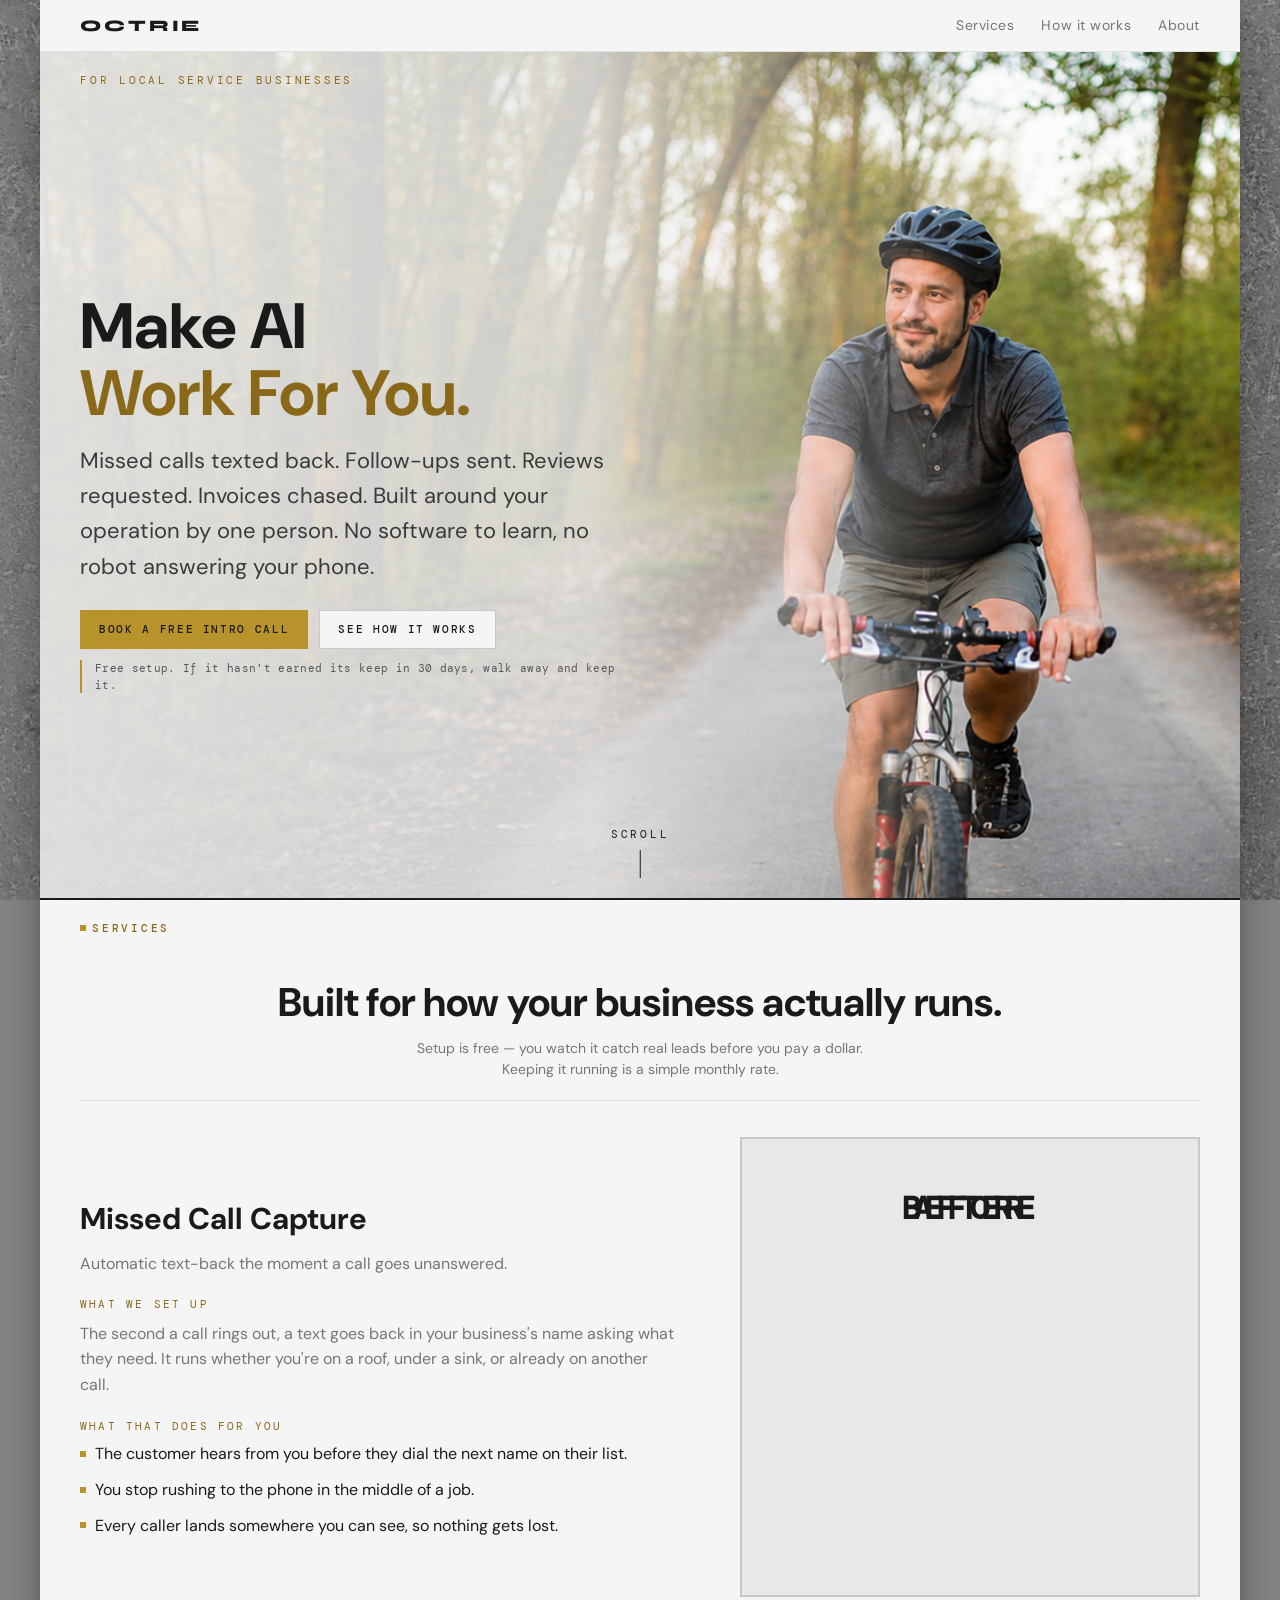
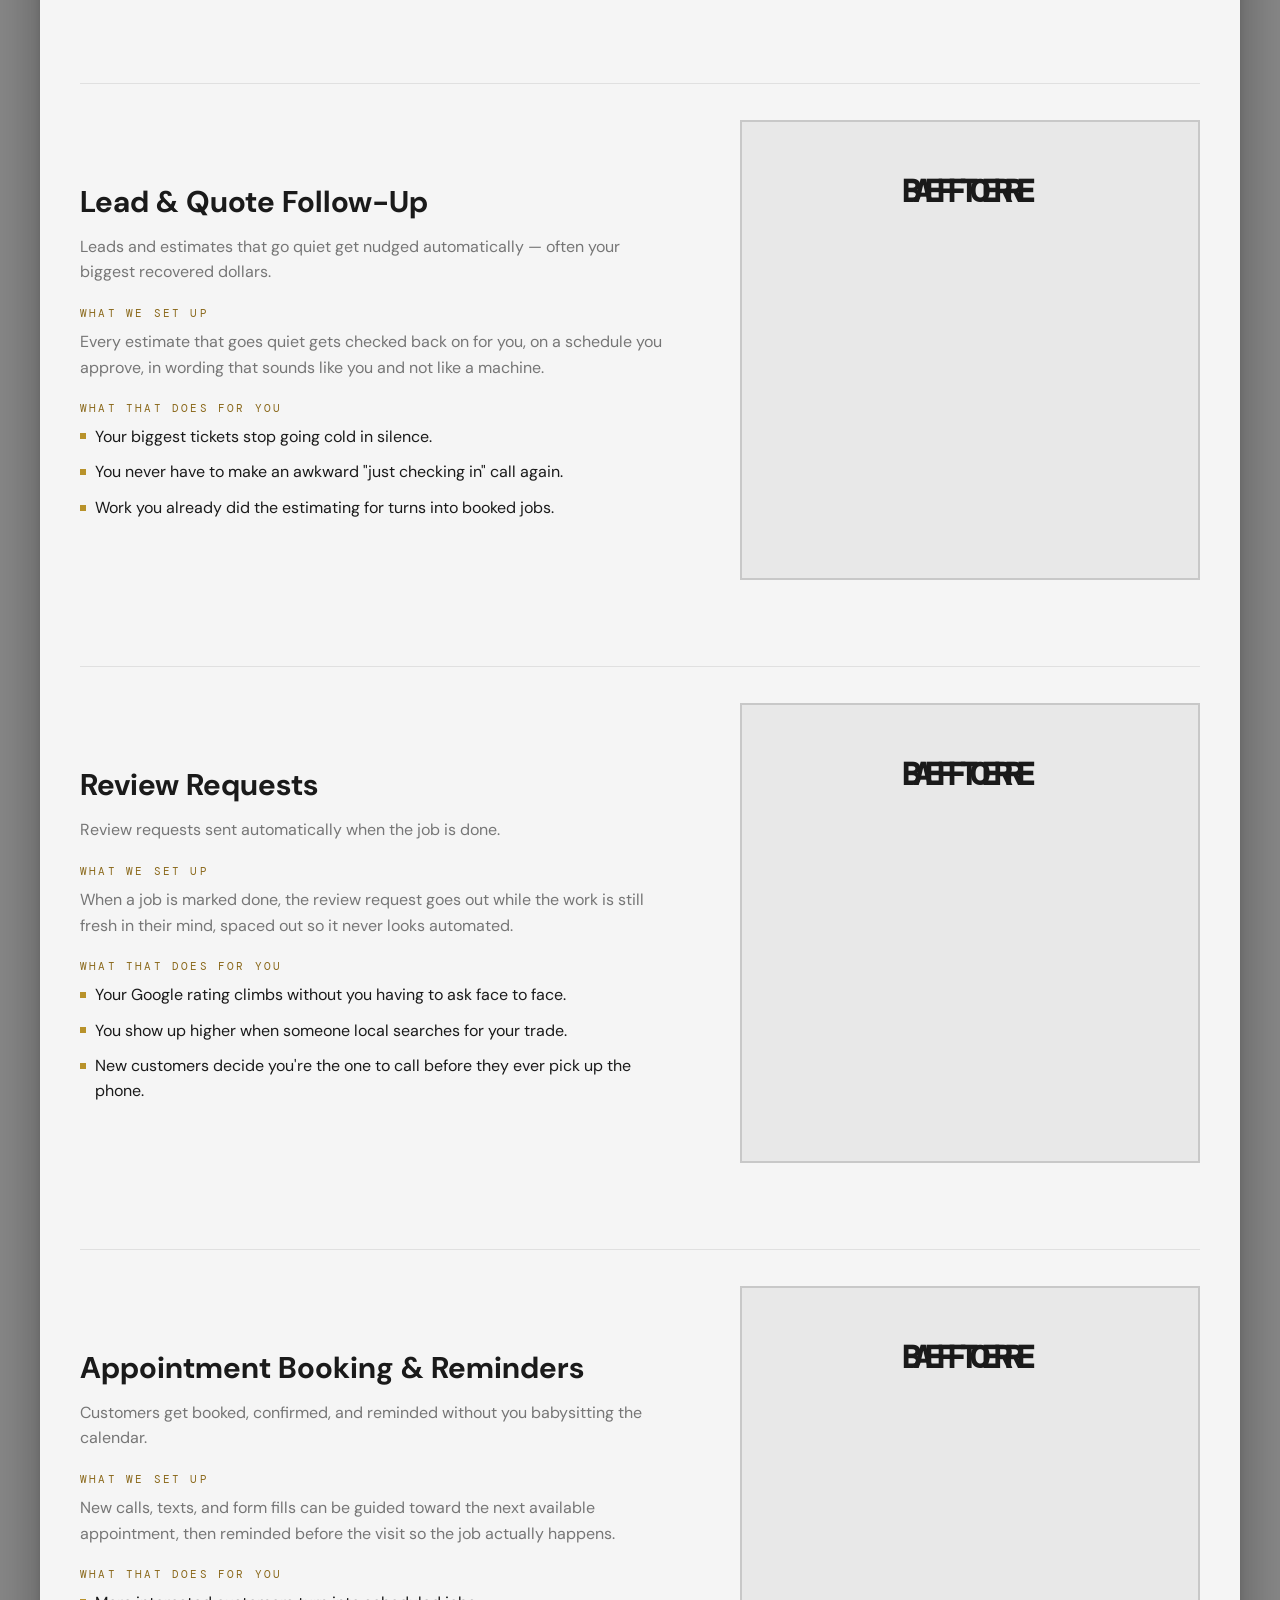
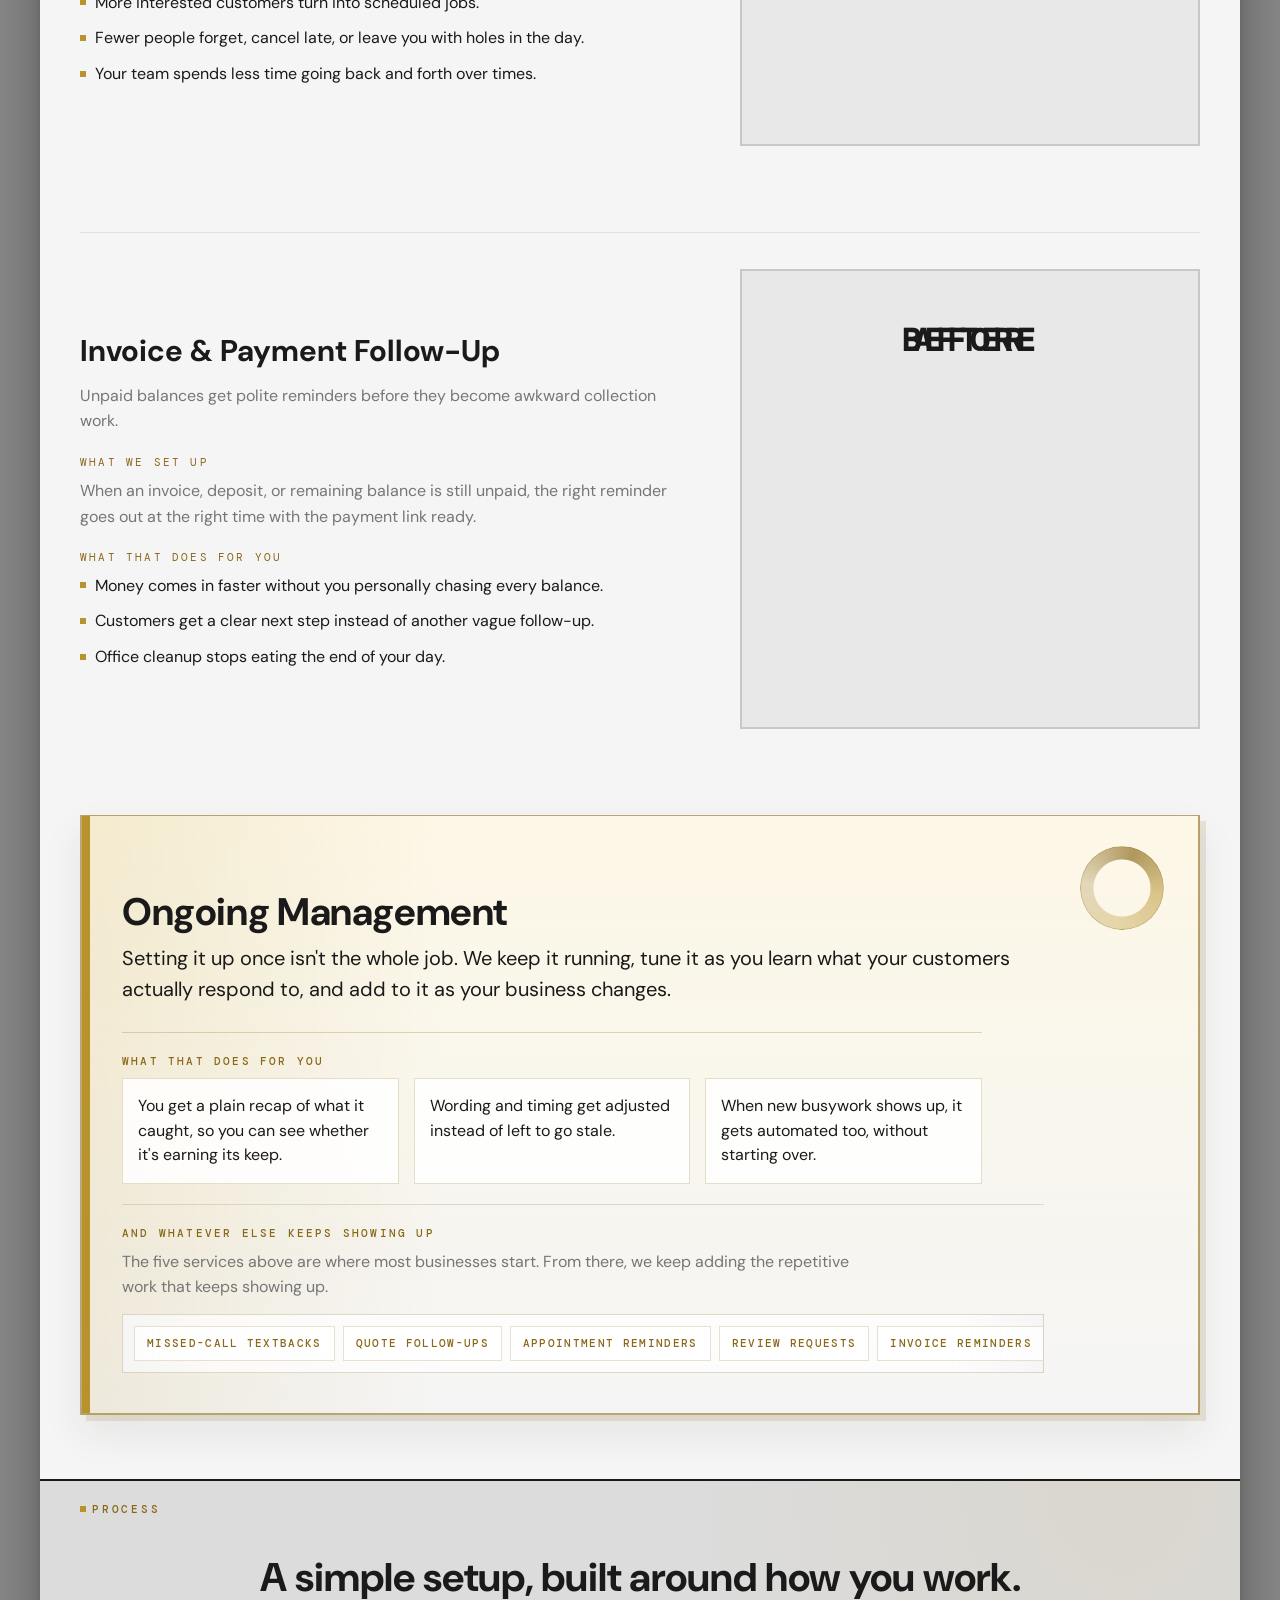
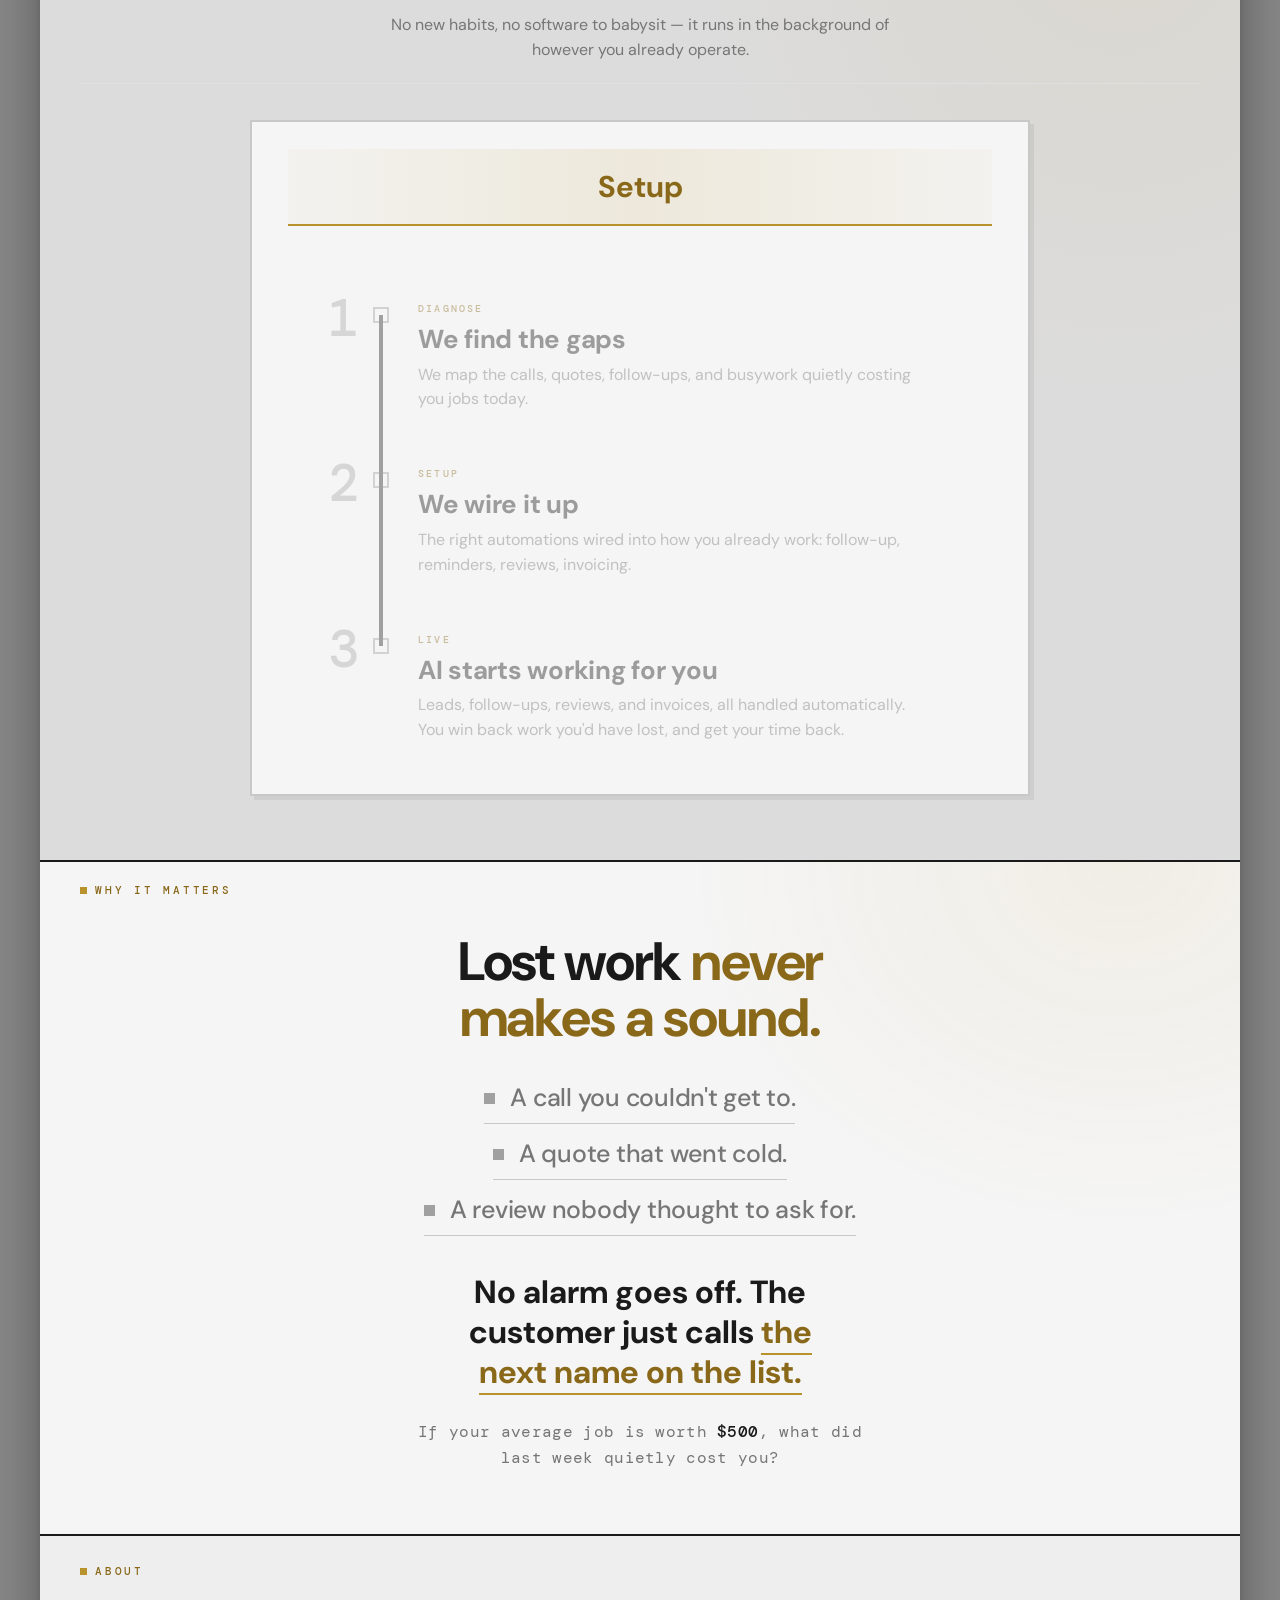
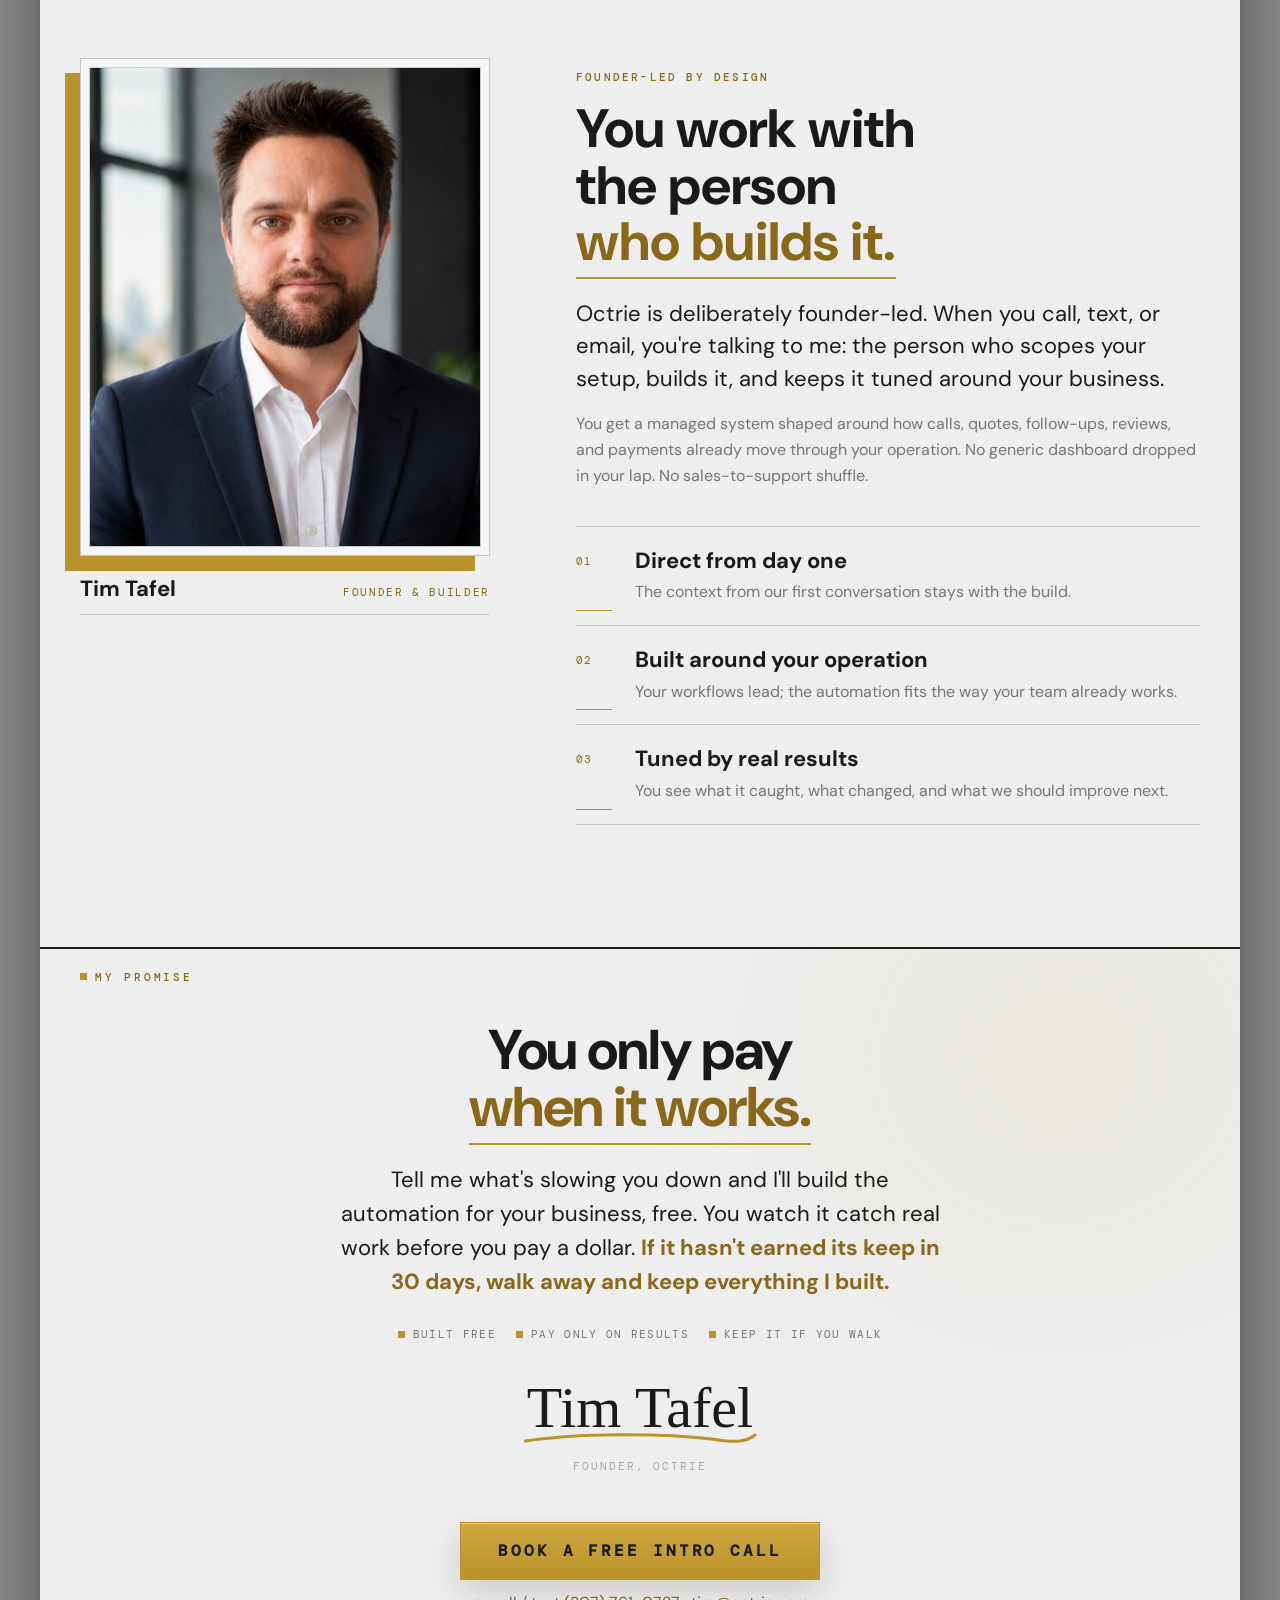
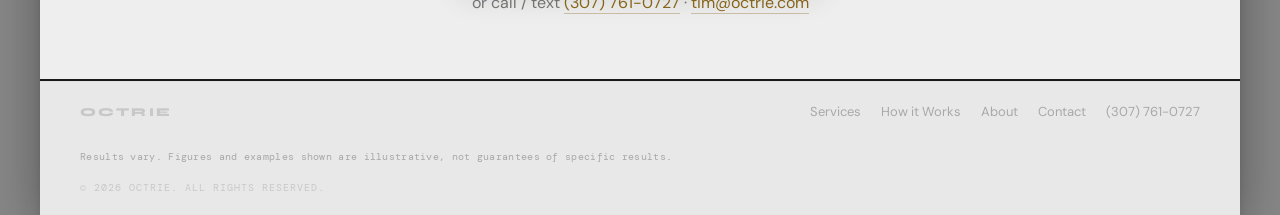
<file: index.html>
<!DOCTYPE html>
<html lang="en">
<head>
  <meta charset="UTF-8" />
  <meta name="viewport" content="width=device-width, initial-scale=1.0" />
  <meta name="description" content="Octrie sets up AI automation for local service businesses — missed calls texted back, follow-ups sent, reviews requested, so nothing falls through the cracks." />
  <title>Octrie | AI Automation for Local Service Businesses</title>
  <link rel="canonical" href="https://octrie.com/" />
  <meta property="og:type" content="website" />
  <meta property="og:url" content="https://octrie.com/" />
  <meta property="og:site_name" content="Octrie" />
  <meta property="og:title" content="AI automation, done for you." />
  <meta property="og:description" content="Missed calls texted back. Follow-ups sent. Reviews requested. Built around your operation by one person." />
  <meta name="twitter:card" content="summary" />
  <link rel="icon" type="image/svg+xml" href="./favicon.svg" />
  <link rel="preconnect" href="https://fonts.googleapis.com" />
  <link rel="preconnect" href="https://fonts.gstatic.com" crossorigin />
  <link rel="stylesheet" href="https://fonts.googleapis.com/css2?family=Syne:wght@800&amp;family=DM+Sans:wght@400;700&amp;family=DM+Mono:wght@400;500&amp;display=swap" />
  <link rel="stylesheet" href="./styles.css?v=20260729-invoice-demo" />
  <script type="application/ld+json">
  {
    "@context": "https://schema.org",
    "@type": "ProfessionalService",
    "name": "Octrie",
    "url": "https://octrie.com/",
    "email": "tim@octrie.com",
    "description": "AI automation for local service businesses: missed-call capture, customer follow-up, review requests, and custom workflows.",
    "areaServed": "United States"
  }
  </script>
</head>
<body id="home">
  <div class="oc-bg"></div>
  <div class="oc-fog"></div>
  <nav class="oc-nav">
    <a class="oc-wordmark" href="./">Octrie</a>
    <button class="oc-nav-menu-btn" aria-label="Menu" aria-expanded="false">
      <span></span><span></span><span></span>
    </button>
    <div class="oc-nav-links">
      <a class="oc-nav-link" href="#services">Services</a>
      <a class="oc-nav-link" href="#how-it-works">How it works</a>
      <a class="oc-nav-link" href="#about">About</a>
    </div>
  </nav>
  <script src="./nav.js"></script>

  <main class="oc-page">

    <section class="oc-hero oc-hero--motion">
      <div class="oc-hero-copy">
        <p class="oc-hero-eyebrow">For local service businesses</p>
        <h1 class="oc-hero-headline"><span class="oc-hero-line">Make AI</span><span class="oc-hero-line oc-hero-emphasis">Work For You.</span></h1>
        <p class="oc-hero-sub">Missed calls texted back. Follow-ups sent. Reviews requested. Invoices chased. Built around your operation by one person. No software to learn, no robot answering your phone.</p>
        <div class="oc-hero-actions">
          <a class="oc-btn oc-btn--filled" href="https://calendar.app.google/n5jvXJJAPZ5hHcqu8" target="_blank" rel="noopener">Book a Free Intro Call</a>
          <a class="oc-btn" href="#how-it-works">See How It Works</a>
        </div>
        <p class="oc-hero-guarantee">Free setup. If it hasn't earned its keep in 30 days, walk away and keep it.</p>
      </div>
      <div class="oc-hero-scroll" aria-hidden="true">
        <span>Scroll</span>
        <span class="oc-hero-scroll-line"></span>
      </div>
    </section>

    <section class="oc-vertical-section" id="services">
      <div class="oc-vertical-header">
        <div class="oc-vertical-meta">
          <div class="oc-vertical-indicator">
            <div class="oc-vertical-dot"></div>
            <span class="oc-vertical-dot-label">Services</span>
          </div>
          <h2 class="oc-vertical-title">Built for how your business actually runs.</h2>
          <div class="oc-vertical-desc">Setup is free — you watch it catch real leads before you pay a dollar. Keeping it running is a simple monthly rate.</div>
        </div>
      </div>

      <div class="oc-tool-grid oc-tool-grid--full oc-tool-grid--stack">
        <div class="oc-tool-listing oc-tool-listing--split oc-reveal">
          <div class="oc-tool-listing-header oc-tool-listing-header--split">
            <div class="oc-tool-listing-textcol">
              <div class="oc-tool-listing-copy">
                <h3 class="oc-tool-listing-name">Missed Call Capture</h3>
                <div class="oc-tool-listing-desc">Automatic text-back the moment a call goes unanswered.</div>
              </div>
              <div class="oc-benefit">
                <p class="oc-benefit-label">What we set up</p>
                <p class="oc-benefit-lead">The second a call rings out, a text goes back in your business's name asking what they need. It runs whether you're on a roof, under a sink, or already on another call.</p>
                <p class="oc-benefit-label">What that does for you</p>
                <ul class="oc-benefit-list">
                  <li>The customer hears from you before they dial the next name on their list.</li>
                  <li>You stop rushing to the phone in the middle of a job.</li>
                  <li>Every caller lands somewhere you can see, so nothing gets lost.</li>
                </ul>
              </div>
            </div>
            <div class="oc-tool-listing-box">
              <div class="oc-mcx" aria-hidden="true">
                <div class="oc-mcx-stage">
  <div class="oc-mcx-title">
    <span class="oc-mcx-title-text oc-mcx-title-text--before">Before</span>
    <span class="oc-mcx-title-text oc-mcx-title-text--after">After</span>
    <span class="oc-mcx-title-wipe"></span>
  </div>

  <div class="oc-mcx-viewport">

    <!-- ============ BEFORE ============ -->
    <div class="oc-mcx-phase oc-mcx-phase--before">
      <div class="oc-mcx-pan">
        <div class="oc-mcx-flow">
          <div class="oc-mcx-seg oc-mcx-seg--upper"></div>
          <div class="oc-mcx-seg oc-mcx-seg--lower"></div>

          <div class="oc-mcx-step oc-mcx-step--incoming">
            <span class="oc-mcx-icon">
              <svg viewBox="0 0 24 24"><path d="M7.2 4.5 9.4 9c.2.4.1.8-.2 1.1l-1.1 1.1c.8 1.6 2.1 3 3.7 3.8l1.2-1.1c.3-.3.8-.4 1.1-.2l4.4 2.2c.4.2.6.6.5 1.1l-.7 3.1c-.1.5-.6.9-1.1.9C9.4 21 3 14.6 3 6.8c0-.5.4-1 .9-1.1L7 4.1c.5-.1 1 .1 1.2.4Z"/></svg>
            </span>
            <span class="oc-mcx-card oc-mcx-card--green">Incoming Call</span>
          </div>

          <div class="oc-mcx-step oc-mcx-step--voicemail">
            <span class="oc-mcx-icon">
              <svg viewBox="0 0 24 24"><line x1="6" y1="6" x2="18" y2="18"/><line x1="18" y1="6" x2="6" y2="18"/></svg>
            </span>
            <span class="oc-mcx-card oc-mcx-card--orange">Hits Voicemail</span>
          </div>

          <div class="oc-mcx-step oc-mcx-step--missed">
            <span class="oc-mcx-icon">
              <svg viewBox="0 0 24 24"><path d="M7.2 4.5 9.4 9c.2.4.1.8-.2 1.1l-1.1 1.1c.8 1.6 2.1 3 3.7 3.8l1.2-1.1c.3-.3.8-.4 1.1-.2l4.4 2.2c.4.2.6.6.5 1.1l-.7 3.1c-.1.5-.6.9-1.1.9C9.4 21 3 14.6 3 6.8c0-.5.4-1 .9-1.1L7 4.1c.5-.1 1 .1 1.2.4Z"/><line class="oc-mcx-slash" x1="22.5" y1="1.5" x2="1.5" y2="22.5"/></svg>
            </span>
            <span class="oc-mcx-card oc-mcx-card--red">Missed Call</span>
          </div>
        </div>

        <div class="oc-mcx-seg oc-mcx-seg--tail"></div>
        <div class="oc-mcx-board oc-mcx-board--red">
          <span class="oc-mcx-board-icon">
            <svg viewBox="0 0 24 24"><path d="M5.5 6.5h13"/><path d="M5.5 11.5h13"/><path d="M5.5 16.5h7"/><path d="M16.5 15.5l4 4M20.5 15.5l-4 4"/></svg>
          </span>
          <div class="oc-mcx-board-title">Missed Calls</div>
          <div class="oc-mcx-board-row"><span>Today</span><span><b class="oc-mcx-board-count" data-to="3" data-start="8700" data-dur="500">0</b> Missed</span></div>
          <div class="oc-mcx-board-row"><span>Yesterday</span><span><b class="oc-mcx-board-count" data-to="4" data-start="8700" data-dur="900">0</b> Missed</span></div>
          <div class="oc-mcx-board-row"><span>This Week</span><span><b class="oc-mcx-board-count" data-to="12" data-start="8700" data-dur="1400">0</b> Missed</span></div>
          <div class="oc-mcx-board-row"><span>This Month</span><span><b class="oc-mcx-board-count" data-to="32" data-start="8700" data-dur="1900">0</b> Missed</span></div>
          <div class="oc-mcx-board-row"><span>This Year</span><span><b class="oc-mcx-board-count" data-to="96" data-start="8700" data-dur="2500">0</b> Missed</span></div>
        </div>
      </div>
    </div>

    <!-- ============ AFTER ============ -->
    <div class="oc-mcx-phase oc-mcx-phase--after">
      <div class="oc-mcx-pan">
        <div class="oc-mcx-flow">
          <div class="oc-mcx-seg oc-mcx-seg--upper"></div>
          <div class="oc-mcx-seg oc-mcx-seg--lower"></div>

          <div class="oc-mcx-step oc-mcx-step--incoming">
            <span class="oc-mcx-icon">
              <svg viewBox="0 0 24 24"><path d="M7.2 4.5 9.4 9c.2.4.1.8-.2 1.1l-1.1 1.1c.8 1.6 2.1 3 3.7 3.8l1.2-1.1c.3-.3.8-.4 1.1-.2l4.4 2.2c.4.2.6.6.5 1.1l-.7 3.1c-.1.5-.6.9-1.1.9C9.4 21 3 14.6 3 6.8c0-.5.4-1 .9-1.1L7 4.1c.5-.1 1 .1 1.2.4Z"/></svg>
            </span>
            <span class="oc-mcx-card oc-mcx-card--green">Incoming Call</span>
          </div>

          <div class="oc-mcx-step oc-mcx-step--ai">
            <span class="oc-mcx-icon">
              <svg viewBox="0 0 24 24"><path d="M5 12.5 9.3 17 19 6.5"/></svg>
            </span>
            <span class="oc-mcx-card oc-mcx-card--blue">AI Answered</span>
          </div>

          <div class="oc-mcx-step oc-mcx-step--appt">
            <span class="oc-mcx-icon">
              <svg viewBox="0 0 24 24"><path d="M7 3.5v4M17 3.5v4M4.5 9.5h15M6.5 5.5h11c1.1 0 2 .9 2 2v10.5c0 1.1-.9 2-2 2h-11c-1.1 0-2-.9-2-2V7.5c0-1.1.9-2 2-2Z"/><path d="M8 15l2.4 2.3L16 12"/></svg>
            </span>
            <span class="oc-mcx-card oc-mcx-card--blue">Appointment Booked</span>
            <span class="oc-mcx-cash" aria-hidden="true">
              <i class="oc-mcx-bill oc-mcx-bill--1">$</i>
              <i class="oc-mcx-bill oc-mcx-bill--2">$</i>
              <i class="oc-mcx-bill oc-mcx-bill--3">$</i>
              <i class="oc-mcx-bill oc-mcx-bill--4">$</i>
            </span>
          </div>
        </div>

        <div class="oc-mcx-seg oc-mcx-seg--tail"></div>
        <div class="oc-mcx-board oc-mcx-board--blue">
          <span class="oc-mcx-board-icon">
            <svg viewBox="0 0 24 24"><path d="M5.5 6.5h13"/><path d="M5.5 11.5h13"/><path d="M5.5 16.5h7"/><path d="M16.5 17.5l2 2 3.5-4.5"/></svg>
          </span>
          <div class="oc-mcx-board-title">Missed Calls</div>
          <div class="oc-mcx-board-row"><span>Today</span><span><b class="oc-mcx-zero oc-mcx-zero--1">0</b> Missed</span></div>
          <div class="oc-mcx-board-row"><span>Yesterday</span><span><b class="oc-mcx-zero oc-mcx-zero--2">0</b> Missed</span></div>
          <div class="oc-mcx-board-row"><span>This Week</span><span><b class="oc-mcx-zero oc-mcx-zero--3">0</b> Missed</span></div>
          <div class="oc-mcx-board-row"><span>This Month</span><span><b class="oc-mcx-zero oc-mcx-zero--4">0</b> Missed</span></div>
          <div class="oc-mcx-board-row"><span>This Year</span><span><b class="oc-mcx-zero oc-mcx-zero--5">0</b> Missed</span></div>
        </div>
      </div>
      <div class="oc-mcx-confetti" aria-hidden="true">
        <i class="oc-mcx-chip cf-a" style="left:calc(70 * var(--u));top:calc(164 * var(--u));width:calc(6 * var(--u));height:calc(6 * var(--u));background:#3f9c6c;border-radius:calc(1 * var(--u));--dx:calc(-63 * var(--u));--dy:calc(52 * var(--u));--rot:14deg"></i>
        <i class="oc-mcx-chip cf-b" style="left:calc(75 * var(--u));top:calc(166 * var(--u));width:calc(8 * var(--u));height:calc(8 * var(--u));background:#1f8a55;border-radius:calc(1 * var(--u));--dx:calc(-69 * var(--u));--dy:calc(53 * var(--u));--rot:-30deg"></i>
        <i class="oc-mcx-chip cf-c" style="left:calc(91 * var(--u));top:calc(163 * var(--u));width:calc(8 * var(--u));height:calc(9 * var(--u));background:#2b69be;border-radius:50%;--dx:calc(-53 * var(--u));--dy:calc(50 * var(--u));--rot:-112deg"></i>
        <i class="oc-mcx-chip cf-d" style="left:calc(94 * var(--u));top:calc(165 * var(--u));width:calc(6 * var(--u));height:calc(6 * var(--u));background:#6fa8e8;border-radius:calc(1 * var(--u));--dx:calc(-39 * var(--u));--dy:calc(60 * var(--u));--rot:33deg"></i>
        <i class="oc-mcx-chip cf-a" style="left:calc(109 * var(--u));top:calc(168 * var(--u));width:calc(7 * var(--u));height:calc(13 * var(--u));background:#d9a62f;border-radius:calc(1 * var(--u));--dx:calc(-47 * var(--u));--dy:calc(87 * var(--u));--rot:111deg"></i>
        <i class="oc-mcx-chip cf-b" style="left:calc(114 * var(--u));top:calc(164 * var(--u));width:calc(7 * var(--u));height:calc(11 * var(--u));background:#4bb583;border-radius:calc(1 * var(--u));--dx:calc(-29 * var(--u));--dy:calc(52 * var(--u));--rot:-80deg"></i>
        <i class="oc-mcx-chip cf-c" style="left:calc(132 * var(--u));top:calc(163 * var(--u));width:calc(7 * var(--u));height:calc(7 * var(--u));background:#3f9c6c;border-radius:calc(1 * var(--u));--dx:calc(-37 * var(--u));--dy:calc(105 * var(--u));--rot:-139deg"></i>
        <i class="oc-mcx-chip cf-d" style="left:calc(138 * var(--u));top:calc(168 * var(--u));width:calc(8 * var(--u));height:calc(12 * var(--u));background:#1f8a55;border-radius:calc(1 * var(--u));--dx:calc(-9 * var(--u));--dy:calc(70 * var(--u));--rot:78deg"></i>
        <i class="oc-mcx-chip cf-a" style="left:calc(148 * var(--u));top:calc(171 * var(--u));width:calc(6 * var(--u));height:calc(13 * var(--u));background:#2b69be;border-radius:calc(1 * var(--u));--dx:calc(-24 * var(--u));--dy:calc(98 * var(--u));--rot:-176deg"></i>
        <i class="oc-mcx-chip cf-b" style="left:calc(150 * var(--u));top:calc(166 * var(--u));width:calc(6 * var(--u));height:calc(6 * var(--u));background:#6fa8e8;border-radius:50%;--dx:calc(-12 * var(--u));--dy:calc(48 * var(--u));--rot:-15deg"></i>
        <i class="oc-mcx-chip cf-c" style="left:calc(165 * var(--u));top:calc(163 * var(--u));width:calc(5 * var(--u));height:calc(9 * var(--u));background:#d9a62f;border-radius:calc(1 * var(--u));--dx:calc(-25 * var(--u));--dy:calc(76 * var(--u));--rot:149deg"></i>
        <i class="oc-mcx-chip cf-d" style="left:calc(175 * var(--u));top:calc(170 * var(--u));width:calc(6 * var(--u));height:calc(12 * var(--u));background:#4bb583;border-radius:calc(1 * var(--u));--dx:calc(13 * var(--u));--dy:calc(68 * var(--u));--rot:-34deg"></i>
        <i class="oc-mcx-chip cf-a" style="left:calc(176 * var(--u));top:calc(164 * var(--u));width:calc(6 * var(--u));height:calc(6 * var(--u));background:#3f9c6c;border-radius:calc(1 * var(--u));--dx:calc(-19 * var(--u));--dy:calc(84 * var(--u));--rot:36deg"></i>
        <i class="oc-mcx-chip cf-b" style="left:calc(187 * var(--u));top:calc(168 * var(--u));width:calc(8 * var(--u));height:calc(8 * var(--u));background:#1f8a55;border-radius:calc(1 * var(--u));--dx:calc(25 * var(--u));--dy:calc(100 * var(--u));--rot:6deg"></i>
        <i class="oc-mcx-chip cf-c" style="left:calc(203 * var(--u));top:calc(169 * var(--u));width:calc(7 * var(--u));height:calc(7 * var(--u));background:#2b69be;border-radius:50%;--dx:calc(15 * var(--u));--dy:calc(77 * var(--u));--rot:-42deg"></i>
        <i class="oc-mcx-chip cf-d" style="left:calc(203 * var(--u));top:calc(164 * var(--u));width:calc(6 * var(--u));height:calc(6 * var(--u));background:#6fa8e8;border-radius:calc(1 * var(--u));--dx:calc(3 * var(--u));--dy:calc(50 * var(--u));--rot:-200deg"></i>
        <i class="oc-mcx-chip cf-a" style="left:calc(210 * var(--u));top:calc(171 * var(--u));width:calc(6 * var(--u));height:calc(13 * var(--u));background:#d9a62f;border-radius:50%;--dx:calc(22 * var(--u));--dy:calc(58 * var(--u));--rot:-99deg"></i>
        <i class="oc-mcx-chip cf-b" style="left:calc(229 * var(--u));top:calc(172 * var(--u));width:calc(5 * var(--u));height:calc(11 * var(--u));background:#4bb583;border-radius:calc(1 * var(--u));--dx:calc(26 * var(--u));--dy:calc(84 * var(--u));--rot:-166deg"></i>
        <i class="oc-mcx-chip cf-c" style="left:calc(236 * var(--u));top:calc(167 * var(--u));width:calc(8 * var(--u));height:calc(8 * var(--u));background:#3f9c6c;border-radius:calc(1 * var(--u));--dx:calc(17 * var(--u));--dy:calc(113 * var(--u));--rot:-55deg"></i>
        <i class="oc-mcx-chip cf-d" style="left:calc(244 * var(--u));top:calc(163 * var(--u));width:calc(6 * var(--u));height:calc(9 * var(--u));background:#1f8a55;border-radius:calc(1 * var(--u));--dx:calc(55 * var(--u));--dy:calc(86 * var(--u));--rot:163deg"></i>
        <i class="oc-mcx-chip cf-a" style="left:calc(249 * var(--u));top:calc(164 * var(--u));width:calc(6 * var(--u));height:calc(12 * var(--u));background:#2b69be;border-radius:calc(1 * var(--u));--dx:calc(57 * var(--u));--dy:calc(116 * var(--u));--rot:141deg"></i>
        <i class="oc-mcx-chip cf-b" style="left:calc(260 * var(--u));top:calc(166 * var(--u));width:calc(6 * var(--u));height:calc(9 * var(--u));background:#6fa8e8;border-radius:calc(1 * var(--u));--dx:calc(23 * var(--u));--dy:calc(48 * var(--u));--rot:-88deg"></i>
        <i class="oc-mcx-chip cf-c" style="left:calc(268 * var(--u));top:calc(171 * var(--u));width:calc(6 * var(--u));height:calc(8 * var(--u));background:#d9a62f;border-radius:calc(1 * var(--u));--dx:calc(78 * var(--u));--dy:calc(109 * var(--u));--rot:-54deg"></i>
        <i class="oc-mcx-chip cf-d" style="left:calc(275 * var(--u));top:calc(168 * var(--u));width:calc(6 * var(--u));height:calc(8 * var(--u));background:#4bb583;border-radius:50%;--dx:calc(77 * var(--u));--dy:calc(112 * var(--u));--rot:-8deg"></i>
        <i class="oc-mcx-chip cf-a" style="left:calc(286 * var(--u));top:calc(169 * var(--u));width:calc(6 * var(--u));height:calc(8 * var(--u));background:#3f9c6c;border-radius:calc(1 * var(--u));--dx:calc(47 * var(--u));--dy:calc(111 * var(--u));--rot:-26deg"></i>
        <i class="oc-mcx-chip cf-b" style="left:calc(295 * var(--u));top:calc(166 * var(--u));width:calc(6 * var(--u));height:calc(6 * var(--u));background:#1f8a55;border-radius:calc(1 * var(--u));--dx:calc(57 * var(--u));--dy:calc(103 * var(--u));--rot:-132deg"></i>
      </div>
    </div>

  </div>
  </div>
                <span class="oc-mcx-flash" aria-hidden="true"></span>
              </div>
            </div>
          </div>
        </div>
        <div class="oc-tool-listing oc-tool-listing--split oc-reveal" style="--rd: 0.1s">
          <div class="oc-tool-listing-header oc-tool-listing-header--split">
            <div class="oc-tool-listing-textcol">
              <div class="oc-tool-listing-copy">
                <h3 class="oc-tool-listing-name">Lead &amp; Quote Follow-Up</h3>
                <div class="oc-tool-listing-desc">Leads and estimates that go quiet get nudged automatically — often your biggest recovered dollars.</div>
              </div>
              <div class="oc-benefit">
                <p class="oc-benefit-label">What we set up</p>
                <p class="oc-benefit-lead">Every estimate that goes quiet gets checked back on for you, on a schedule you approve, in wording that sounds like you and not like a machine.</p>
                <p class="oc-benefit-label">What that does for you</p>
                <ul class="oc-benefit-list">
                  <li>Your biggest tickets stop going cold in silence.</li>
                  <li>You never have to make an awkward "just checking in" call again.</li>
                  <li>Work you already did the estimating for turns into booked jobs.</li>
                </ul>
              </div>
            </div>
            <div class="oc-tool-listing-box">
              <div class="oc-lqx" aria-hidden="true">
                <div class="oc-lqx-stage">
                  <div class="oc-lqx-title">
                    <span class="oc-lqx-title-text oc-lqx-title-text--before">Before</span>
                    <span class="oc-lqx-title-text oc-lqx-title-text--after">After</span>
                    <span class="oc-lqx-title-wipe"></span>
                  </div>

                  <div class="oc-lqx-viewport">

                    <!-- ============ BEFORE ============ -->
                    <div class="oc-lqx-phase oc-lqx-phase--before">
                      <div class="oc-lqx-flow">
                        <div class="oc-lqx-seg oc-lqx-seg--upper"></div>
                        <div class="oc-lqx-seg oc-lqx-seg--lower"></div>

                        <div class="oc-lqx-step oc-lqx-step--sent">
                          <span class="oc-lqx-icon">
                            <svg viewBox="0 0 24 24"><path d="M7 3.5h6.5l4 4v13H7z"/><path d="M13.5 3.5v4h4"/><path d="M9.5 12h6M9.5 15.5h4"/></svg>
                          </span>
                          <span class="oc-lqx-card oc-lqx-card--green">Quote Sent &middot; $3,850</span>
                        </div>

                        <div class="oc-lqx-step oc-lqx-step--silence">
                          <span class="oc-lqx-icon">
                            <svg viewBox="0 0 24 24"><circle cx="12" cy="12" r="8.5"/><path d="M12 7v5.3l3.6 2.2"/></svg>
                          </span>
                          <span class="oc-lqx-card oc-lqx-card--warn">Day <b class="oc-lqx-day" data-from="3" data-to="17" data-start="3600" data-dur="5280">3</b> &middot; No Reply</span>
                        </div>

                        <div class="oc-lqx-step oc-lqx-step--lost">
                          <span class="oc-lqx-icon">
                            <svg viewBox="0 0 24 24"><circle cx="12" cy="12" r="8.5"/><path class="oc-lqx-void" d="M6.4 17.6 17.6 6.4"/></svg>
                          </span>
                          <span class="oc-lqx-card oc-lqx-card--red">Quote Lost</span>
                        </div>
                      </div>
                    </div>

                    <!-- ============ AFTER ============ -->
                    <div class="oc-lqx-phase oc-lqx-phase--after">
                      <div class="oc-lqx-flow">
                        <div class="oc-lqx-seg oc-lqx-seg--upper"></div>
                        <div class="oc-lqx-seg oc-lqx-seg--lower"></div>

                        <div class="oc-lqx-step oc-lqx-step--sent">
                          <span class="oc-lqx-icon">
                            <svg viewBox="0 0 24 24"><path d="M7 3.5h6.5l4 4v13H7z"/><path d="M13.5 3.5v4h4"/><path d="M9.5 12h6M9.5 15.5h4"/></svg>
                          </span>
                          <span class="oc-lqx-card oc-lqx-card--green">Quote Sent &middot; $3,850</span>
                        </div>

                        <div class="oc-lqx-step oc-lqx-step--nudge">
                          <span class="oc-lqx-icon">
                            <svg viewBox="0 0 24 24"><path d="M4 11.6 20.5 4.5 13.4 21l-2.3-6.6z"/><path d="M11.1 14.4 20.5 4.5"/></svg>
                          </span>
                          <span class="oc-lqx-card oc-lqx-card--blue">Day 3 &middot; Follow-Up Sent</span>
                        </div>

                        <div class="oc-lqx-step oc-lqx-step--booked">
                          <span class="oc-lqx-icon">
                            <svg viewBox="0 0 24 24"><path d="M7 3.5v4M17 3.5v4M4.5 9.5h15M6.5 5.5h11c1.1 0 2 .9 2 2v10.5c0 1.1-.9 2-2 2h-11c-1.1 0-2-.9-2-2V7.5c0-1.1.9-2 2-2Z"/><path d="M8 15l2.4 2.3L16 12"/></svg>
                          </span>
                          <span class="oc-lqx-card oc-lqx-card--blue">Job Booked &middot; $3,850</span>
                          <span class="oc-lqx-cash" aria-hidden="true">
                            <i class="oc-lqx-bill oc-lqx-bill--1">$</i>
                            <i class="oc-lqx-bill oc-lqx-bill--2">$</i>
                            <i class="oc-lqx-bill oc-lqx-bill--3">$</i>
                            <i class="oc-lqx-bill oc-lqx-bill--4">$</i>
                          </span>
                        </div>
                      </div>
                    </div>

                  </div>
                </div>
                <span class="oc-lqx-flash" aria-hidden="true"></span>
              </div>
            </div>
          </div>
        </div>
        <div class="oc-tool-listing oc-tool-listing--split oc-reveal" style="--rd: 0.2s">
          <div class="oc-tool-listing-header oc-tool-listing-header--split">
            <div class="oc-tool-listing-textcol">
              <div class="oc-tool-listing-copy">
                <h3 class="oc-tool-listing-name">Review Requests</h3>
                <div class="oc-tool-listing-desc">Review requests sent automatically when the job is done.</div>
              </div>
              <div class="oc-benefit">
                <p class="oc-benefit-label">What we set up</p>
                <p class="oc-benefit-lead">When a job is marked done, the review request goes out while the work is still fresh in their mind, spaced out so it never looks automated.</p>
                <p class="oc-benefit-label">What that does for you</p>
                <ul class="oc-benefit-list">
                  <li>Your Google rating climbs without you having to ask face to face.</li>
                  <li>You show up higher when someone local searches for your trade.</li>
                  <li>New customers decide you're the one to call before they ever pick up the phone.</li>
                </ul>
              </div>
            </div>
            <div class="oc-tool-listing-box">
              <div class="oc-rvx" aria-hidden="true">
                <div class="oc-rvx-stage">
                  <div class="oc-rvx-title">
                    <span class="oc-rvx-title-text oc-rvx-title-text--before">Before</span>
                    <span class="oc-rvx-title-text oc-rvx-title-text--after">After</span>
                    <span class="oc-rvx-title-wipe"></span>
                  </div>

                  <div class="oc-rvx-viewport">

                    <!-- ============ BEFORE ============ -->
                    <div class="oc-rvx-phase oc-rvx-phase--before">
                      <div class="oc-rvx-flow">
                        <div class="oc-rvx-seg oc-rvx-seg--upper"></div>
                        <div class="oc-rvx-seg oc-rvx-seg--lower"></div>

                        <div class="oc-rvx-step oc-rvx-step--done">
                          <span class="oc-rvx-icon">
                            <svg viewBox="0 0 24 24"><path d="M9.5 3.5h5v2.5h-5z"/><path d="M14.5 4.8h2c1 0 1.5.6 1.5 1.5v12.7c0 1-.6 1.5-1.5 1.5H7.5c-1 0-1.5-.6-1.5-1.5V6.3c0-1 .6-1.5 1.5-1.5h2"/><path d="M9.3 13.4l2.2 2.1 3.9-4.4"/></svg>
                          </span>
                          <span class="oc-rvx-card oc-rvx-card--green">Job Complete &middot; 4:12 PM</span>
                        </div>

                        <div class="oc-rvx-step oc-rvx-step--noask">
                          <span class="oc-rvx-icon">
                            <svg viewBox="0 0 24 24"><path d="M4.5 6.5h15v9.5h-8.5L7 19.5V16H4.5z"/><path class="oc-rvx-slash" d="M4 20 20 4"/></svg>
                          </span>
                          <span class="oc-rvx-card oc-rvx-card--warn">Nobody Asks</span>
                        </div>

                        <div class="oc-rvx-step oc-rvx-step--noreview">
                          <span class="oc-rvx-icon">
                            <svg viewBox="0 0 24 24"><path d="M12 3.8l2.6 5.3 5.8.8-4.2 4.1 1 5.8-5.2-2.8-5.2 2.8 1-5.8-4.2-4.1 5.8-.8z"/><path class="oc-rvx-slash" d="M4 20 20 4"/></svg>
                          </span>
                          <span class="oc-rvx-card oc-rvx-card--red">No Review</span>
                        </div>
                      </div>

                      <div class="oc-rvx-stars">
                        <i class="oc-rvx-star">&#9733;</i>
                        <i class="oc-rvx-star">&#9733;</i>
                        <i class="oc-rvx-star">&#9733;</i>
                        <i class="oc-rvx-star">&#9733;</i>
                        <i class="oc-rvx-star">&#9733;</i>
                      </div>
                    </div>

                    <!-- ============ AFTER ============ -->
                    <div class="oc-rvx-phase oc-rvx-phase--after">
                      <div class="oc-rvx-flow">
                        <div class="oc-rvx-seg oc-rvx-seg--upper"></div>
                        <div class="oc-rvx-seg oc-rvx-seg--lower"></div>

                        <div class="oc-rvx-step oc-rvx-step--done">
                          <span class="oc-rvx-icon">
                            <svg viewBox="0 0 24 24"><path d="M9.5 3.5h5v2.5h-5z"/><path d="M14.5 4.8h2c1 0 1.5.6 1.5 1.5v12.7c0 1-.6 1.5-1.5 1.5H7.5c-1 0-1.5-.6-1.5-1.5V6.3c0-1 .6-1.5 1.5-1.5h2"/><path d="M9.3 13.4l2.2 2.1 3.9-4.4"/></svg>
                          </span>
                          <span class="oc-rvx-card oc-rvx-card--green">Job Complete &middot; 4:12 PM</span>
                        </div>

                        <div class="oc-rvx-step oc-rvx-step--ask">
                          <span class="oc-rvx-icon">
                            <svg viewBox="0 0 24 24"><path d="M4.5 6.5h15v9.5h-8.5L7 19.5V16H4.5z"/></svg>
                          </span>
                          <span class="oc-rvx-card oc-rvx-card--blue">Review Request Sent</span>
                        </div>

                        <div class="oc-rvx-step oc-rvx-step--posted">
                          <span class="oc-rvx-icon">
                            <svg viewBox="0 0 24 24"><path d="M12 3.8l2.6 5.3 5.8.8-4.2 4.1 1 5.8-5.2-2.8-5.2 2.8 1-5.8-4.2-4.1 5.8-.8z"/></svg>
                          </span>
                          <span class="oc-rvx-card oc-rvx-card--blue">New 5-Star Review</span>
                        </div>
                      </div>

                      <div class="oc-rvx-stars oc-rvx-stars--earn">
                        <i class="oc-rvx-star oc-rvx-star--1">&#9733;</i>
                        <i class="oc-rvx-star oc-rvx-star--2">&#9733;</i>
                        <i class="oc-rvx-star oc-rvx-star--3">&#9733;</i>
                        <i class="oc-rvx-star oc-rvx-star--4">&#9733;</i>
                        <i class="oc-rvx-star oc-rvx-star--5">&#9733;</i>
                      </div>
                    </div>

                  </div>
                </div>
                <span class="oc-rvx-flash" aria-hidden="true"></span>
              </div>
            </div>
          </div>
        </div>
      </div>

      <div class="oc-tool-grid oc-tool-grid--full oc-tool-grid--stack">
        <div class="oc-tool-listing oc-tool-listing--split oc-reveal" style="--rd: 0.3s">
          <div class="oc-tool-listing-header oc-tool-listing-header--split">
            <div class="oc-tool-listing-textcol">
              <div class="oc-tool-listing-copy">
                <h3 class="oc-tool-listing-name">Appointment Booking &amp; Reminders</h3>
                <div class="oc-tool-listing-desc">Customers get booked, confirmed, and reminded without you babysitting the calendar.</div>
              </div>
              <div class="oc-benefit">
                <p class="oc-benefit-label">What we set up</p>
                <p class="oc-benefit-lead">New calls, texts, and form fills can be guided toward the next available appointment, then reminded before the visit so the job actually happens.</p>
                <p class="oc-benefit-label">What that does for you</p>
                <ul class="oc-benefit-list">
                  <li>More interested customers turn into scheduled jobs.</li>
                  <li>Fewer people forget, cancel late, or leave you with holes in the day.</li>
                  <li>Your team spends less time going back and forth over times.</li>
                </ul>
              </div>
            </div>
            <div class="oc-tool-listing-box">
              <div class="oc-apx" aria-hidden="true">
                <div class="oc-apx-stage">
                  <div class="oc-apx-title">
                    <span class="oc-apx-title-text oc-apx-title-text--before">Before</span>
                    <span class="oc-apx-title-text oc-apx-title-text--after">After</span>
                    <span class="oc-apx-title-wipe"></span>
                  </div>

                  <div class="oc-apx-viewport">

                    <!-- ============ BEFORE ============ -->
                    <div class="oc-apx-phase oc-apx-phase--before">
                      <div class="oc-apx-flow">
                        <div class="oc-apx-seg oc-apx-seg--upper"></div>
                        <div class="oc-apx-seg oc-apx-seg--lower"></div>

                        <div class="oc-apx-step oc-apx-step--set">
                          <span class="oc-apx-icon">
                            <svg viewBox="0 0 24 24"><path d="M7 3.5v4M17 3.5v4M4.5 9.5h15M6.5 5.5h11c1.1 0 2 .9 2 2v10.5c0 1.1-.9 2-2 2h-11c-1.1 0-2-.9-2-2V7.5c0-1.1.9-2 2-2Z"/><path d="M8 15l2.4 2.3L16 12"/></svg>
                          </span>
                          <span class="oc-apx-card oc-apx-card--green">Booked &middot; Thu 9:30</span>
                        </div>

                        <div class="oc-apx-step oc-apx-step--noremind">
                          <span class="oc-apx-icon">
                            <svg viewBox="0 0 24 24"><path d="M12 4.2a5.3 5.3 0 0 0-5.3 5.3c0 5-2 6.5-2 6.5h14.6s-2-1.5-2-6.5A5.3 5.3 0 0 0 12 4.2Z"/><path d="M10.3 19a1.9 1.9 0 0 0 3.4 0"/><path class="oc-apx-slash" d="M4 20 20 4"/></svg>
                          </span>
                          <span class="oc-apx-card oc-apx-card--warn">No Reminder Sent</span>
                        </div>

                        <div class="oc-apx-step oc-apx-step--noshow">
                          <span class="oc-apx-icon">
                            <svg viewBox="0 0 24 24"><path d="M12 12.6a3.6 3.6 0 1 0 0-7.2 3.6 3.6 0 0 0 0 7.2Z"/><path d="M5.4 20.2c0-3.3 3-5.4 6.6-5.4s6.6 2.1 6.6 5.4"/><path class="oc-apx-slash" d="M4 20 20 4"/></svg>
                          </span>
                          <span class="oc-apx-card oc-apx-card--red">No-Show</span>
                        </div>
                      </div>

                      <div class="oc-apx-day">
                        <span class="oc-apx-daylabel">Thu</span>
                        <span class="oc-apx-slots">
                          <i class="oc-apx-slot"></i>
                          <i class="oc-apx-slot"></i>
                          <i class="oc-apx-slot oc-apx-slot--gap"></i>
                          <i class="oc-apx-slot"></i>
                          <i class="oc-apx-slot"></i>
                        </span>
                      </div>
                    </div>

                    <!-- ============ AFTER ============ -->
                    <div class="oc-apx-phase oc-apx-phase--after">
                      <div class="oc-apx-flow">
                        <div class="oc-apx-seg oc-apx-seg--upper"></div>
                        <div class="oc-apx-seg oc-apx-seg--lower"></div>

                        <div class="oc-apx-step oc-apx-step--set">
                          <span class="oc-apx-icon">
                            <svg viewBox="0 0 24 24"><path d="M7 3.5v4M17 3.5v4M4.5 9.5h15M6.5 5.5h11c1.1 0 2 .9 2 2v10.5c0 1.1-.9 2-2 2h-11c-1.1 0-2-.9-2-2V7.5c0-1.1.9-2 2-2Z"/><path d="M8 15l2.4 2.3L16 12"/></svg>
                          </span>
                          <span class="oc-apx-card oc-apx-card--green">Booked &middot; Thu 9:30</span>
                        </div>

                        <div class="oc-apx-step oc-apx-step--remind">
                          <span class="oc-apx-icon">
                            <svg viewBox="0 0 24 24"><path d="M12 4.2a5.3 5.3 0 0 0-5.3 5.3c0 5-2 6.5-2 6.5h14.6s-2-1.5-2-6.5A5.3 5.3 0 0 0 12 4.2Z"/><path d="M10.3 19a1.9 1.9 0 0 0 3.4 0"/></svg>
                          </span>
                          <span class="oc-apx-card oc-apx-card--blue">Reminder Sent &middot; Day Before</span>
                        </div>

                        <div class="oc-apx-step oc-apx-step--showed">
                          <span class="oc-apx-icon">
                            <svg viewBox="0 0 24 24"><path d="M12 12.6a3.6 3.6 0 1 0 0-7.2 3.6 3.6 0 0 0 0 7.2Z"/><path d="M5.4 20.2c0-3.3 3-5.4 6.6-5.4s6.6 2.1 6.6 5.4"/></svg>
                          </span>
                          <span class="oc-apx-card oc-apx-card--blue">Showed Up &middot; Job Done</span>
                        </div>
                      </div>

                      <div class="oc-apx-day">
                        <span class="oc-apx-daylabel">Thu</span>
                        <span class="oc-apx-slots">
                          <i class="oc-apx-slot"></i>
                          <i class="oc-apx-slot"></i>
                          <i class="oc-apx-slot oc-apx-slot--kept"></i>
                          <i class="oc-apx-slot"></i>
                          <i class="oc-apx-slot"></i>
                        </span>
                      </div>
                    </div>

                  </div>
                </div>
                <span class="oc-apx-flash" aria-hidden="true"></span>
              </div>
            </div>
          </div>
        </div>
        <div class="oc-tool-listing oc-tool-listing--split oc-reveal" style="--rd: 0.4s">
          <div class="oc-tool-listing-header oc-tool-listing-header--split">
            <div class="oc-tool-listing-textcol">
              <div class="oc-tool-listing-copy">
                <h3 class="oc-tool-listing-name">Invoice &amp; Payment Follow-Up</h3>
                <div class="oc-tool-listing-desc">Unpaid balances get polite reminders before they become awkward collection work.</div>
              </div>
              <div class="oc-benefit">
                <p class="oc-benefit-label">What we set up</p>
                <p class="oc-benefit-lead">When an invoice, deposit, or remaining balance is still unpaid, the right reminder goes out at the right time with the payment link ready.</p>
                <p class="oc-benefit-label">What that does for you</p>
                <ul class="oc-benefit-list">
                  <li>Money comes in faster without you personally chasing every balance.</li>
                  <li>Customers get a clear next step instead of another vague follow-up.</li>
                  <li>Office cleanup stops eating the end of your day.</li>
                </ul>
              </div>
            </div>
            <div class="oc-tool-listing-box">
              <div class="oc-ivx" aria-hidden="true">
                <div class="oc-ivx-stage">
                  <div class="oc-ivx-title">
                    <span class="oc-ivx-title-text oc-ivx-title-text--before">Before</span>
                    <span class="oc-ivx-title-text oc-ivx-title-text--after">After</span>
                    <span class="oc-ivx-title-wipe"></span>
                  </div>

                  <div class="oc-ivx-viewport">

                    <!-- ============ BEFORE ============ -->
                    <div class="oc-ivx-phase oc-ivx-phase--before">
                      <div class="oc-ivx-flow">
                        <div class="oc-ivx-seg oc-ivx-seg--upper"></div>
                        <div class="oc-ivx-seg oc-ivx-seg--lower"></div>

                        <div class="oc-ivx-step oc-ivx-step--sent">
                          <span class="oc-ivx-icon">
                            <svg viewBox="0 0 24 24"><path d="M6.5 3.5h11c.6 0 1 .4 1 1v16l-2.2-1.6-2.1 1.6-2.2-1.6-2.1 1.6L7.7 19l-2.2 1.5V4.5c0-.6.4-1 1-1Z"/><path d="M9 8.5h6M9 12h6"/></svg>
                          </span>
                          <span class="oc-ivx-card oc-ivx-card--green">Invoice Sent &middot; $1,240</span>
                        </div>

                        <div class="oc-ivx-step oc-ivx-step--noremind">
                          <span class="oc-ivx-icon">
                            <svg viewBox="0 0 24 24"><path d="M3.5 6.5h17v11h-17z"/><path d="M3.5 10h17"/><path d="M6.5 14h4"/><path class="oc-ivx-slash" d="M4 20 20 4"/></svg>
                          </span>
                          <span class="oc-ivx-card oc-ivx-card--warn">No Reminder Sent</span>
                        </div>

                        <div class="oc-ivx-step oc-ivx-step--unpaid">
                          <span class="oc-ivx-icon">
                            <svg viewBox="0 0 24 24"><path d="M12 20.5a8.5 8.5 0 1 0 0-17 8.5 8.5 0 0 0 0 17Z"/><path class="oc-ivx-slash" d="M6.4 17.6 17.6 6.4"/></svg>
                          </span>
                          <span class="oc-ivx-card oc-ivx-card--red">Still Unpaid</span>
                        </div>
                      </div>

                      <div class="oc-ivx-balance">
                        <span class="oc-ivx-bal-label">Balance Due</span>
                        <span class="oc-ivx-bal-amount">$1,240</span>
                      </div>
                    </div>

                    <!-- ============ AFTER ============ -->
                    <div class="oc-ivx-phase oc-ivx-phase--after">
                      <div class="oc-ivx-flow">
                        <div class="oc-ivx-seg oc-ivx-seg--upper"></div>
                        <div class="oc-ivx-seg oc-ivx-seg--lower"></div>

                        <div class="oc-ivx-step oc-ivx-step--sent">
                          <span class="oc-ivx-icon">
                            <svg viewBox="0 0 24 24"><path d="M6.5 3.5h11c.6 0 1 .4 1 1v16l-2.2-1.6-2.1 1.6-2.2-1.6-2.1 1.6L7.7 19l-2.2 1.5V4.5c0-.6.4-1 1-1Z"/><path d="M9 8.5h6M9 12h6"/></svg>
                          </span>
                          <span class="oc-ivx-card oc-ivx-card--green">Invoice Sent &middot; $1,240</span>
                        </div>

                        <div class="oc-ivx-step oc-ivx-step--remind">
                          <span class="oc-ivx-icon">
                            <svg viewBox="0 0 24 24"><path d="M3.5 6.5h17v11h-17z"/><path d="M3.5 10h17"/><path d="M6.5 14h4"/></svg>
                          </span>
                          <span class="oc-ivx-card oc-ivx-card--blue">Reminder &middot; Payment Link</span>
                        </div>

                        <div class="oc-ivx-step oc-ivx-step--paid">
                          <span class="oc-ivx-icon">
                            <svg viewBox="0 0 24 24"><path d="M12 20.5a8.5 8.5 0 1 0 0-17 8.5 8.5 0 0 0 0 17Z"/><path d="M8.2 12.2l2.6 2.5 5-5.4"/></svg>
                          </span>
                          <span class="oc-ivx-card oc-ivx-card--blue">Paid In Full</span>
                        </div>
                      </div>

                      <div class="oc-ivx-balance">
                        <span class="oc-ivx-bal-label">Balance Due</span>
                        <span class="oc-ivx-bal-amount">$1,240</span>
                        <span class="oc-ivx-stamp">Paid</span>
                      </div>
                    </div>

                  </div>
                </div>
                <span class="oc-ivx-flash" aria-hidden="true"></span>
              </div>
            </div>
          </div>
        </div>
      </div>

      <div class="oc-tool-grid oc-tool-grid--full oc-tool-grid--stack">
        <div class="oc-tool-listing oc-tool-listing--management oc-reveal" style="--rd: 0.5s">
          <div class="oc-tool-listing-header">
            <h3 class="oc-tool-listing-name">Ongoing Management</h3>
            <div class="oc-tool-listing-desc">Setting it up once isn't the whole job. We keep it running, tune it as you learn what your customers actually respond to, and add to it as your business changes.</div>
            <div class="oc-benefit oc-benefit--wide">
              <p class="oc-benefit-label">What that does for you</p>
              <ul class="oc-benefit-list">
                <li>You get a plain recap of what it caught, so you can see whether it's earning its keep.</li>
                <li>Wording and timing get adjusted instead of left to go stale.</li>
                <li>When new busywork shows up, it gets automated too, without starting over.</li>
              </ul>
            </div>
            <div class="oc-management-more" aria-label="More automation examples">
              <p class="oc-benefit-label">And whatever else keeps showing up</p>
              <p class="oc-management-more-copy">The five services above are where most businesses start. From there, we keep adding the repetitive work that keeps showing up.</p>
              <div class="oc-management-ticker" aria-hidden="true">
                <div class="oc-management-ticker-track">
                  <span>Missed-call textbacks</span>
                  <span>Quote follow-ups</span>
                  <span>Appointment reminders</span>
                  <span>Review requests</span>
                  <span>Invoice reminders</span>
                  <span>Deposit reminders</span>
                  <span>Estimate scheduling</span>
                  <span>Customer intake forms</span>
                  <span>Lead routing</span>
                  <span>Job status updates</span>
                  <span>Post-job check-ins</span>
                  <span>Warranty follow-ups</span>
                  <span>No-show recovery</span>
                  <span>Reactivation campaigns</span>
                  <span>Weekly owner reports</span>
                  <span>Call summaries</span>
                  <span>CRM updates</span>
                  <span>Internal task reminders</span>
                  <span>Referral requests</span>
                  <span>Seasonal campaign follow-ups</span>
                  <span>Missed-call textbacks</span>
                  <span>Quote follow-ups</span>
                  <span>Appointment reminders</span>
                  <span>Review requests</span>
                  <span>Invoice reminders</span>
                  <span>Deposit reminders</span>
                  <span>Estimate scheduling</span>
                  <span>Customer intake forms</span>
                  <span>Lead routing</span>
                  <span>Job status updates</span>
                  <span>Post-job check-ins</span>
                  <span>Warranty follow-ups</span>
                  <span>No-show recovery</span>
                  <span>Reactivation campaigns</span>
                  <span>Weekly owner reports</span>
                  <span>Call summaries</span>
                  <span>CRM updates</span>
                  <span>Internal task reminders</span>
                  <span>Referral requests</span>
                  <span>Seasonal campaign follow-ups</span>
                </div>
              </div>
            </div>
          </div>
        </div>
      </div>
    </section>

    <section class="oc-section oc-section--alt" id="how-it-works">
      <div class="oc-section-head">
        <div class="oc-vertical-indicator">
          <div class="oc-vertical-dot"></div>
          <span class="oc-vertical-dot-label">Process</span>
        </div>
        <h2 class="oc-heading-lg">A simple setup, built around how you work.</h2>
        <p class="oc-body">No new habits, no software to babysit — it runs in the background of however you already operate.</p>
      </div>
      <div class="oc-flow-card">
        <div class="oc-flow">
          <div class="oc-flow-header"><span class="oc-flow-header-label">Setup</span></div>
          <div class="oc-flow-spine" aria-hidden="true"><div class="oc-flow-fill"></div></div>
          <ol class="oc-flow-steps">
            <li class="oc-flow-step">
              <div class="oc-flow-index" aria-hidden="true"><span class="oc-flow-num">1</span></div>
              <span class="oc-flow-marker" aria-hidden="true"></span>
              <div class="oc-flow-tagrow"><span class="oc-flow-tag">Diagnose</span></div>
              <h3 class="oc-flow-heading">We find the gaps</h3>
              <p class="oc-flow-copy">We map the calls, quotes, follow-ups, and busywork quietly costing you jobs today.</p>
            </li>
            <li class="oc-flow-step">
              <div class="oc-flow-index" aria-hidden="true"><span class="oc-flow-num">2</span></div>
              <span class="oc-flow-marker" aria-hidden="true"></span>
              <div class="oc-flow-tagrow"><span class="oc-flow-tag">Setup</span></div>
              <h3 class="oc-flow-heading">We wire it up</h3>
              <p class="oc-flow-copy">The right automations wired into how you already work: follow-up, reminders, reviews, invoicing.</p>
            </li>
            <li class="oc-flow-step">
              <div class="oc-flow-index" aria-hidden="true"><span class="oc-flow-num">3</span></div>
              <span class="oc-flow-marker" aria-hidden="true"></span>
              <div class="oc-flow-tagrow"><span class="oc-flow-tag">Live</span></div>
              <h3 class="oc-flow-heading">AI starts working for you</h3>
              <p class="oc-flow-copy">Leads, follow-ups, reviews, and invoices, all handled automatically. You win back work you'd have lost, and get your time back.</p>
            </li>
          </ol>
        </div>
      </div>
    </section>

    <section class="oc-band">
      <div class="oc-band-inner">
        <div class="oc-why-eyebrow oc-reveal"><span class="oc-why-sq" aria-hidden="true"></span>Why it matters</div>
        <h2 class="oc-why-head oc-reveal" style="--rd: 0.06s">Lost work <span class="oc-why-g">never makes a sound.</span></h2>
        <ul class="oc-why-leaks">
          <li class="oc-why-leak oc-reveal" style="--rd: 0.16s"><span class="oc-why-mark" aria-hidden="true"></span>A call you couldn't get to.</li>
          <li class="oc-why-leak oc-reveal" style="--rd: 0.26s"><span class="oc-why-mark" aria-hidden="true"></span>A quote that went cold.</li>
          <li class="oc-why-leak oc-reveal" style="--rd: 0.36s"><span class="oc-why-mark" aria-hidden="true"></span>A review nobody thought to ask for.</li>
        </ul>
        <p class="oc-why-punch oc-reveal" style="--rd: 0.46s">No alarm goes off. The customer just calls <em>the next name on the list.</em></p>
        <p class="oc-why-cost oc-reveal" style="--rd: 0.54s">If your average job is worth <b>$500</b>, what did last week quietly cost you?</p>
      </div>
    </section>

    <section class="oc-section oc-about-section" id="about">
      <div class="oc-close-eyebrow oc-about-eyebrow oc-reveal"><span class="oc-close-sq" aria-hidden="true"></span>About</div>
      <div class="oc-about-layout">
        <header class="oc-about-intro">
          <p class="oc-about-kicker oc-reveal">Founder-led by design</p>
          <h2 class="oc-about-title oc-reveal" style="--rd: 0.06s">You work with the person <span>who builds it.</span></h2>
        </header>

        <figure class="oc-about-portrait oc-reveal" style="--rd: 0.1s">
          <div class="oc-about-photo-frame">
            <img src="./about/tim-tafel.jpg" alt="Tim Tafel, founder of Octrie" width="480" height="480" loading="lazy" />
          </div>
          <figcaption>
            <strong>Tim Tafel</strong>
            <span>Founder &amp; Builder</span>
          </figcaption>
        </figure>

        <div class="oc-about-details">
          <p class="oc-about-lead oc-reveal" style="--rd: 0.12s">Octrie is deliberately founder-led. When you call, text, or email, you're talking to me: the person who scopes your setup, builds it, and keeps it tuned around your business.</p>
          <p class="oc-about-body oc-reveal" style="--rd: 0.16s">You get a managed system shaped around how calls, quotes, follow-ups, reviews, and payments already move through your operation. No generic dashboard dropped in your lap. No sales-to-support shuffle.</p>

          <ol class="oc-about-principles">
            <li class="oc-about-principle oc-reveal" style="--rd: 0.2s">
              <span class="oc-about-number" aria-hidden="true">01</span>
              <div>
                <h3>Direct from day one</h3>
                <p>The context from our first conversation stays with the build.</p>
              </div>
            </li>
            <li class="oc-about-principle oc-reveal" style="--rd: 0.24s">
              <span class="oc-about-number" aria-hidden="true">02</span>
              <div>
                <h3>Built around your operation</h3>
                <p>Your workflows lead; the automation fits the way your team already works.</p>
              </div>
            </li>
            <li class="oc-about-principle oc-reveal" style="--rd: 0.28s">
              <span class="oc-about-number" aria-hidden="true">03</span>
              <div>
                <h3>Tuned by real results</h3>
                <p>You see what it caught, what changed, and what we should improve next.</p>
              </div>
            </li>
          </ol>
        </div>
      </div>
    </section>

    <section class="oc-section oc-section--promise">
      <div class="oc-close">
        <div class="oc-close-eyebrow oc-reveal"><span class="oc-close-sq" aria-hidden="true"></span>My promise</div>
        <h2 class="oc-close-title oc-reveal" style="--rd: 0.06s">You only pay <span class="oc-close-em">when it works.</span></h2>
        <p class="oc-close-note oc-reveal" style="--rd: 0.12s">Tell me what's slowing you down and I'll build the automation for your business, free. You watch it catch real work before you pay a dollar. <b>If it hasn't earned its keep in 30 days, walk away and keep everything I built.</b></p>
        <div class="oc-close-assure oc-reveal" style="--rd: 0.18s">
          <span><i class="oc-close-mk" aria-hidden="true"></i>Built free</span>
          <span><i class="oc-close-mk" aria-hidden="true"></i>Pay only on results</span>
          <span><i class="oc-close-mk" aria-hidden="true"></i>Keep it if you walk</span>
        </div>
        <div class="oc-close-sign oc-reveal" style="--rd: 0.24s">
          <span class="oc-close-signname">Tim Tafel<svg class="oc-close-signrule" viewBox="0 0 220 22" preserveAspectRatio="none" aria-hidden="true"><path pathLength="1" d="M4,14 C 52,6 130,6 176,12 C 198,16 208,15 216,8"></path></svg></span>
          <span class="oc-close-role">Founder, Octrie</span>
        </div>
        <div class="oc-close-actions oc-reveal" style="--rd: 0.3s">
          <a class="oc-btn oc-btn--filled oc-cta-sheen" href="https://calendar.app.google/n5jvXJJAPZ5hHcqu8" target="_blank" rel="noopener">Book a Free Intro Call</a>
          <span class="oc-close-contact">or call / text <a data-tel="7270167703" href="mailto:tim@octrie.com">us</a> · <a href="mailto:tim@octrie.com">tim@octrie.com</a></span>
        </div>
      </div>
    </section>

  </main>

  <script>
    (function () {
      document.documentElement.classList.add('oc-js');
      var els = document.querySelectorAll('.oc-reveal');
      if (!('IntersectionObserver' in window)) {
        els.forEach(function (el) { el.classList.add('is-visible'); });
        return;
      }
      var io = new IntersectionObserver(function (entries) {
        entries.forEach(function (entry) {
          if (entry.isIntersecting) {
            entry.target.classList.add('is-visible');
            io.unobserve(entry.target);
          }
        });
      }, { threshold: 0.15 });
      els.forEach(function (el) { io.observe(el); });
    })();

    /* Missed-call board: the totals count up as the board is revealed.
       Longer time windows climb more slowly so the cost feels cumulative. */
    (function () {
      var demo = document.querySelector('.oc-demo--missed-call');
      if (!demo) return;
      var counts = Array.prototype.slice.call(demo.querySelectorAll('.oc-missed-count'));
      if (!counts.length) return;

      var reduce = window.matchMedia('(prefers-reduced-motion: reduce)');
      var cycleMs = demo.classList.contains('oc-demo--before-only') ? 11200 : 24000;
      var startAt = demo.classList.contains('oc-demo--before-only') ? 6800 : cycleMs * 0.43;
      var lastCycle = -1;
      var origin = null;

      function setFinal() {
        counts.forEach(function (el) { el.textContent = el.getAttribute('data-count-to'); });
      }

      function reset() {
        counts.forEach(function (el) { el.textContent = '0'; });
      }

      function tick(now) {
        if (origin === null) origin = now;
        if (document.hidden) {
          requestAnimationFrame(tick);
          return;
        }

        var runtime = now - origin;
        var cycle = Math.floor(runtime / cycleMs);
        var elapsed = runtime - cycle * cycleMs;
        if (cycle !== lastCycle) {
          lastCycle = cycle;
          reset();
        }

        counts.forEach(function (el) {
          var target = parseInt(el.getAttribute('data-count-to'), 10) || 0;
          var delay = parseInt(el.getAttribute('data-count-delay'), 10) || 0;
          var duration = parseInt(el.getAttribute('data-count-ms'), 10) || 800;
          var countElapsed = Math.max(0, elapsed - startAt - delay);
          var progress = Math.min(1, countElapsed / duration);
          el.textContent = String(Math.round(target * progress));
        });

        requestAnimationFrame(tick);
      }

      if (reduce.matches) {
        setFinal();
        return;
      }

      requestAnimationFrame(tick);
    })();

    /* Missed Call Capture (.oc-mcx) board counters: count from 0 to
       data-to, starting data-start ms into the demo's 24s loop, over
       data-dur ms, then reset when the loop restarts. Mirrors the
       count-up pattern above; values are read entirely from the
       markup's own data attributes, not invented here. */
    (function () {
      var counts = Array.prototype.slice.call(document.querySelectorAll('.oc-mcx-board-count'));
      if (!counts.length) return;

      var reduce = window.matchMedia('(prefers-reduced-motion: reduce)');
      var cycleMs = 24000;
      var lastCycle = -1;
      var origin = null;

      function setFinal() {
        counts.forEach(function (el) { el.textContent = el.getAttribute('data-to'); });
      }

      function reset() {
        counts.forEach(function (el) { el.textContent = '0'; });
      }

      function tick(now) {
        if (origin === null) origin = now;
        if (document.hidden) {
          requestAnimationFrame(tick);
          return;
        }

        var runtime = now - origin;
        var cycle = Math.floor(runtime / cycleMs);
        var elapsed = runtime - cycle * cycleMs;
        if (cycle !== lastCycle) {
          lastCycle = cycle;
          reset();
        }

        counts.forEach(function (el) {
          var target = parseInt(el.getAttribute('data-to'), 10) || 0;
          var startAt = parseInt(el.getAttribute('data-start'), 10) || 0;
          var duration = parseInt(el.getAttribute('data-dur'), 10) || 500;
          var countElapsed = Math.max(0, elapsed - startAt);
          var progress = Math.min(1, countElapsed / duration);
          el.textContent = String(Math.round(target * progress));
        });

        requestAnimationFrame(tick);
      }

      if (reduce.matches) {
        setFinal();
        return;
      }

      requestAnimationFrame(tick);
    })();

    /* Lead & Quote demo (.oc-lqx): the day counter in the Before phase runs
       away on its own while nothing happens, then resets with the loop. The
       After phase's "Day 3" is static text -- that contrast is the point.
       Timing comes from the element's own data attributes against the same
       24s cycle the CSS uses. */
    (function () {
      var days = Array.prototype.slice.call(document.querySelectorAll('.oc-lqx-day'));
      if (!days.length) return;

      var reduce = window.matchMedia('(prefers-reduced-motion: reduce)');
      var cycleMs = 24000;
      var origin = null;

      function setFinal() {
        days.forEach(function (el) { el.textContent = el.getAttribute('data-to'); });
      }

      function tick(now) {
        if (origin === null) origin = now;
        if (document.hidden) {
          requestAnimationFrame(tick);
          return;
        }

        var elapsed = (now - origin) % cycleMs;

        days.forEach(function (el) {
          var from = parseInt(el.getAttribute('data-from'), 10) || 0;
          var to = parseInt(el.getAttribute('data-to'), 10) || 0;
          var startAt = parseInt(el.getAttribute('data-start'), 10) || 0;
          var duration = parseInt(el.getAttribute('data-dur'), 10) || 1000;
          var progress = Math.min(1, Math.max(0, elapsed - startAt) / duration);
          el.textContent = String(Math.round(from + (to - from) * progress));
        });

        requestAnimationFrame(tick);
      }

      if (reduce.matches) {
        setFinal();
        return;
      }

      requestAnimationFrame(tick);
    })();

    /* Process pipeline: a gold spine fills as you scroll and each stage
       lights up as the fill reaches it. Reduced motion shows it complete
       and static. Spine geometry is measured so it always spans the
       first and last markers, whatever the content height. */
    (function () {
      var flow = document.querySelector('.oc-flow');
      if (!flow) return;
      var spine = flow.querySelector('.oc-flow-spine');
      var fill = flow.querySelector('.oc-flow-fill');
      var steps = Array.prototype.slice.call(flow.querySelectorAll('.oc-flow-step'));
      var markers = Array.prototype.slice.call(flow.querySelectorAll('.oc-flow-marker'));
      if (!spine || !fill || !markers.length) return;
      var reduce = window.matchMedia('(prefers-reduced-motion: reduce)');
      var ticking = false;

      function layoutSpine() {
        var fr = flow.getBoundingClientRect();
        var a = markers[0].getBoundingClientRect();
        var b = markers[markers.length - 1].getBoundingClientRect();
        spine.style.top = ((a.top + a.height / 2) - fr.top) + 'px';
        spine.style.height = Math.max(0, (b.top + b.height / 2) - (a.top + a.height / 2)) + 'px';
      }
      function activateAll() {
        steps.forEach(function (s) { s.classList.add('is-active'); });
        fill.style.height = '100%';
      }
      function update() {
        ticking = false;
        var vh = window.innerHeight;
        if (!vh) return;
        var readLine = vh * 0.62;
        var sr = spine.getBoundingClientRect();
        var p = sr.height ? (readLine - sr.top) / sr.height : 0;
        p = Math.max(0, Math.min(1, p));
        fill.style.height = (p * 100) + '%';
        markers.forEach(function (m, i) {
          var r = m.getBoundingClientRect();
          steps[i].classList.toggle('is-active', (r.top + r.height / 2) <= readLine + 6);
        });
      }
      function onScroll() { if (!ticking) { ticking = true; requestAnimationFrame(update); } }

      if (reduce.matches) { layoutSpine(); activateAll(); return; }

      flow.classList.add('is-spotlight');
      layoutSpine();
      update();
      window.addEventListener('scroll', onScroll, { passive: true });
      window.addEventListener('resize', function () { layoutSpine(); onScroll(); });
      if (document.fonts && document.fonts.ready) document.fonts.ready.then(function () { layoutSpine(); update(); });
      if (reduce.addEventListener) reduce.addEventListener('change', function () {
        if (reduce.matches) { flow.classList.remove('is-spotlight'); layoutSpine(); activateAll(); }
      });
    })();
  </script>

  <footer class="oc-footer">
    <a class="oc-footer-wordmark" href="./">Octrie</a>
    <div class="oc-footer-links">
      <a class="oc-footer-link" href="#services">Services</a>
      <a class="oc-footer-link" href="#how-it-works">How it Works</a>
      <a class="oc-footer-link" href="#about">About</a>
      <a class="oc-footer-link" href="mailto:tim@octrie.com">Contact</a>
      <a class="oc-footer-link" data-tel="7270167703" href="mailto:tim@octrie.com">Call Us</a>
    </div>
    <p class="oc-footer-legal">Results vary. Figures and examples shown are illustrative, not guarantees of specific results.</p>
    <p class="oc-footer-copy">&copy; 2026 Octrie. All rights reserved.</p>
  </footer>
</body>
</html>
</file>
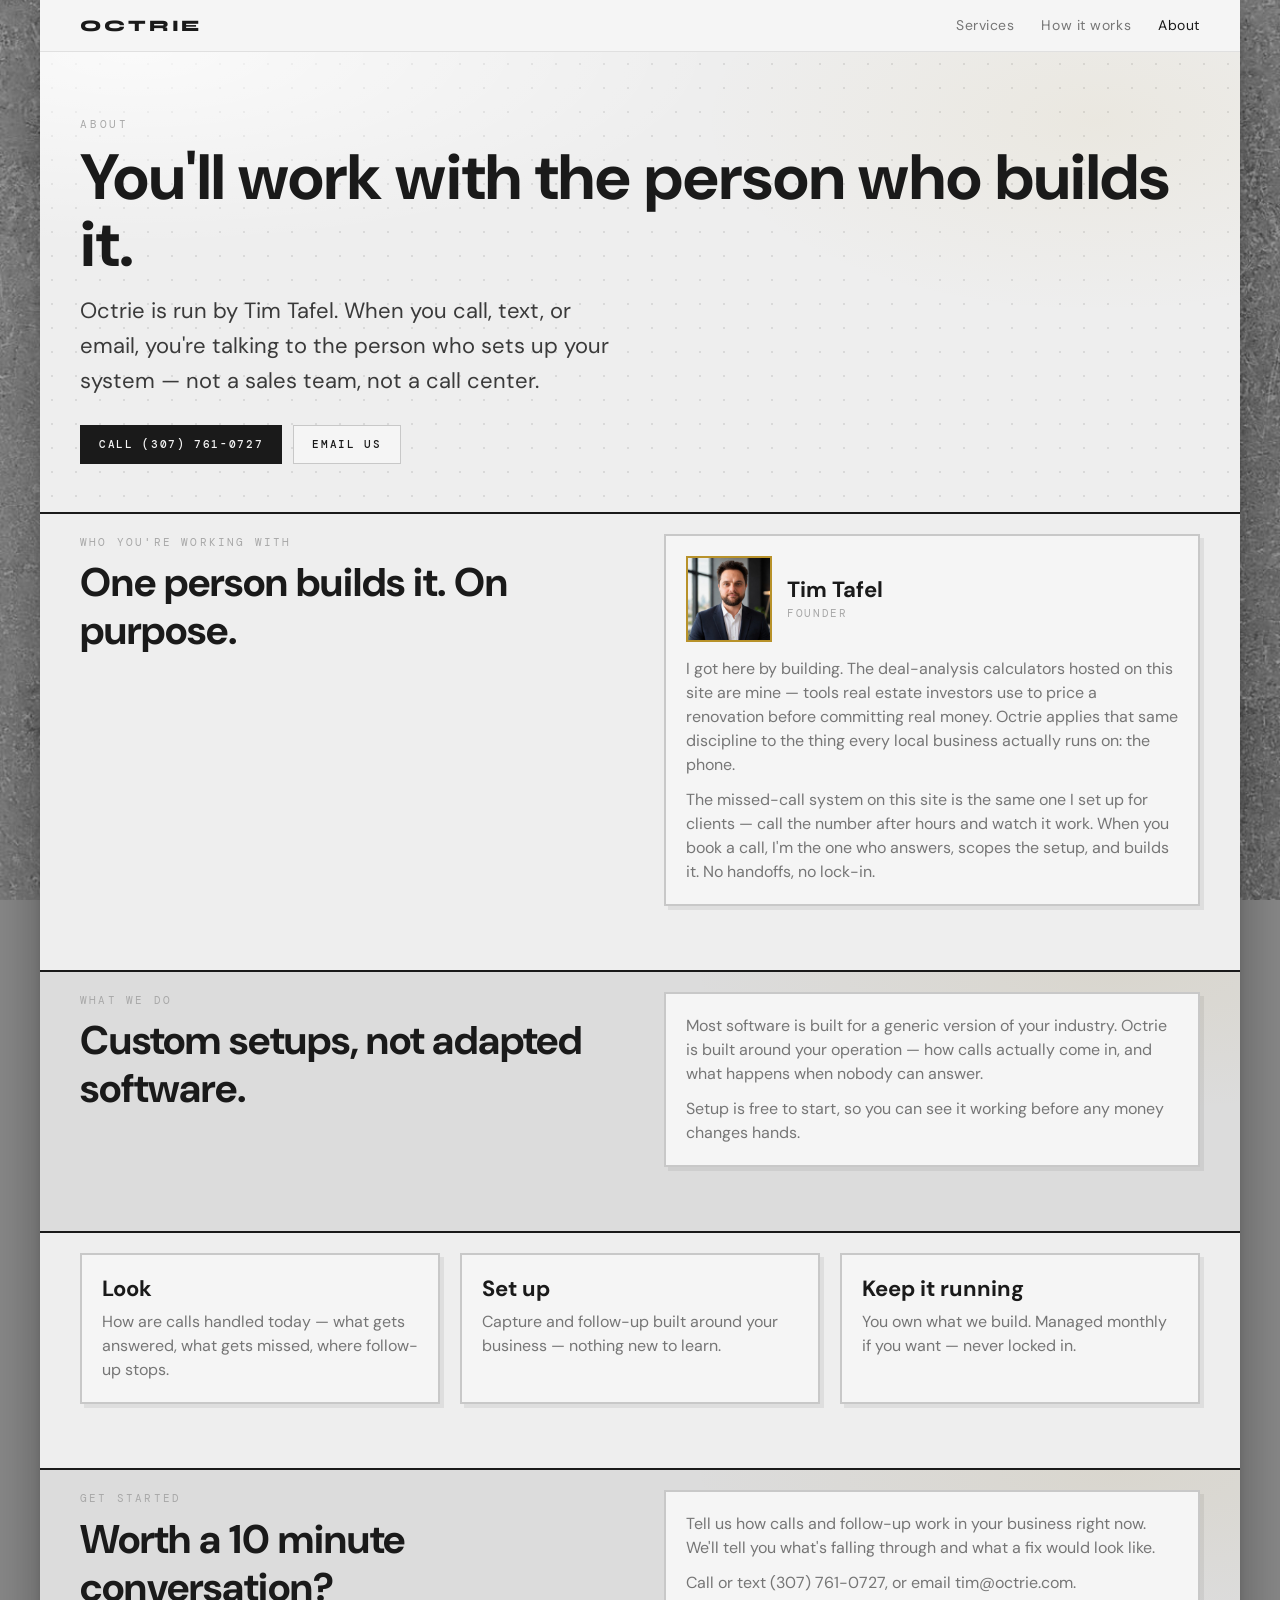
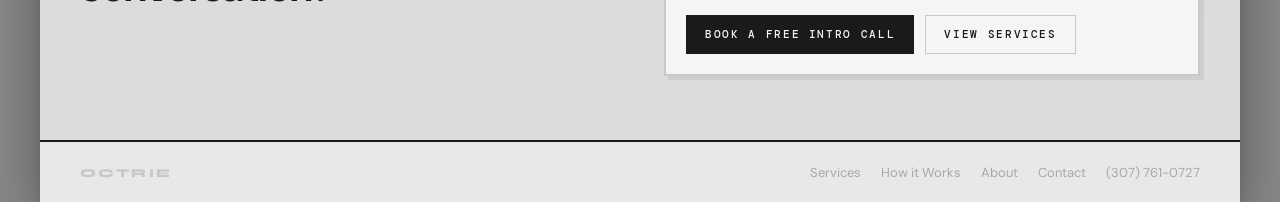
<file: about/index.html>
<!DOCTYPE html>
<html lang="en">
<head>
  <meta charset="UTF-8" />
  <meta name="viewport" content="width=device-width, initial-scale=1.0" />
  <meta name="description" content="Octrie is run by Tim Tafel, setting up missed-call capture and follow-up automation for local service businesses." />
  <title>About | Octrie</title>
  <link rel="canonical" href="https://octrie.com/about/" />
  <meta property="og:type" content="website" />
  <meta property="og:url" content="https://octrie.com/about/" />
  <meta property="og:site_name" content="Octrie" />
  <meta property="og:title" content="About Octrie" />
  <meta property="og:description" content="Octrie is run by Tim Tafel, setting up missed-call capture and follow-up automation for local service businesses." />
  <meta name="twitter:card" content="summary" />
  <link rel="icon" type="image/svg+xml" href="../favicon.svg" />
  <link rel="preconnect" href="https://fonts.googleapis.com" />
  <link rel="preconnect" href="https://fonts.gstatic.com" crossorigin />
  <link rel="stylesheet" href="https://fonts.googleapis.com/css2?family=Syne:wght@800&amp;family=DM+Sans:wght@400;700&amp;family=DM+Mono:wght@400;500&amp;display=swap" />
  <link rel="stylesheet" href="../styles.css" />
</head>
<body id="about-page">
  <div class="oc-bg"></div>
  <div class="oc-fog"></div>
  <nav class="oc-nav">
    <a class="oc-wordmark" href="../">Octrie</a>
    <button class="oc-nav-menu-btn" aria-label="Menu" aria-expanded="false">
      <span></span><span></span><span></span>
    </button>
    <div class="oc-nav-links">
      <a class="oc-nav-link" href="../#services">Services</a>
      <a class="oc-nav-link" href="../#how-it-works">How it works</a>
      <a class="oc-nav-link" href="../about/" aria-current="page">About</a>
    </div>
  </nav>
  <script src="../nav.js"></script>

  <main class="oc-page">

    <section class="oc-hero oc-hero--motion">
      <p class="oc-hero-eyebrow">About</p>
      <h1 class="oc-hero-headline"><span class="oc-hero-line">You'll work with the person who builds it.</span></h1>
      <p class="oc-hero-sub">Octrie is run by Tim Tafel. When you call, text, or email, you're talking to the person who sets up your system — not a sales team, not a call center.</p>
      <div class="oc-hero-actions">
        <a class="oc-btn oc-btn--filled" data-tel="7270167703" data-tel-label="Call " href="mailto:tim@octrie.com?subject=Getting%20Started">Call Us</a>
        <a class="oc-btn" href="mailto:tim@octrie.com?subject=Getting%20Started">Email Us</a>
      </div>
    </section>

    <section class="oc-section">
      <div class="oc-split">
        <div class="oc-about-page-heading oc-reveal">
          <p class="oc-label">Who you're working with</p>
          <h2 class="oc-heading-lg">One person builds it. On purpose.</h2>
        </div>
        <div class="oc-card oc-about-page-profile oc-reveal" style="--rd: 0.08s">
          <div class="oc-founder">
            <img class="oc-founder-photo" src="tim-tafel.jpg" alt="Tim Tafel" width="480" height="480" loading="lazy" />
            <div>
              <h3 class="oc-card-heading oc-founder-name">Tim Tafel</h3>
              <p class="oc-founder-meta">Founder</p>
            </div>
          </div>
          <p class="oc-card-body">I got here by building. The deal-analysis calculators hosted on this site are mine — tools real estate investors use to price a renovation before committing real money. Octrie applies that same discipline to the thing every local business actually runs on: the phone.</p>
          <p class="oc-card-body">The missed-call system on this site is the same one I set up for clients — call the number after hours and watch it work. When you book a call, I'm the one who answers, scopes the setup, and builds it. No handoffs, no lock-in.</p>
        </div>
      </div>
    </section>

    <section class="oc-section oc-section--alt">
      <div class="oc-split">
        <div class="oc-about-page-heading oc-reveal">
          <p class="oc-label">What we do</p>
          <h2 class="oc-heading-lg">Custom setups, not adapted software.</h2>
        </div>
        <div class="oc-card oc-reveal" style="--rd: 0.08s">
          <p class="oc-card-body">Most software is built for a generic version of your industry. Octrie is built around your operation — how calls actually come in, and what happens when nobody can answer.</p>
          <p class="oc-card-body">Setup is free to start, so you can see it working before any money changes hands.</p>
        </div>
      </div>
    </section>

    <section class="oc-section">
      <div class="oc-content-grid">
        <div class="oc-card oc-reveal">
          <h3 class="oc-card-heading">Look</h3>
          <p class="oc-card-body">How are calls handled today — what gets answered, what gets missed, where follow-up stops.</p>
        </div>
        <div class="oc-card oc-reveal" style="--rd: 0.1s">
          <h3 class="oc-card-heading">Set up</h3>
          <p class="oc-card-body">Capture and follow-up built around your business — nothing new to learn.</p>
        </div>
        <div class="oc-card oc-reveal" style="--rd: 0.2s">
          <h3 class="oc-card-heading">Keep it running</h3>
          <p class="oc-card-body">You own what we build. Managed monthly if you want — never locked in.</p>
        </div>
      </div>
    </section>

    <section class="oc-section oc-section--alt">
      <div class="oc-split">
        <div class="oc-about-page-heading oc-reveal">
          <p class="oc-label">Get started</p>
          <h2 class="oc-heading-lg">Worth a 10 minute conversation?</h2>
        </div>
        <div class="oc-card oc-reveal" style="--rd: 0.08s">
          <p class="oc-card-body">Tell us how calls and follow-up work in your business right now. We'll tell you what's falling through and what a fix would look like.</p>
          <p class="oc-card-body">Call or text <a data-tel="7270167703" href="mailto:tim@octrie.com">us</a>, or email <a href="mailto:tim@octrie.com">tim@octrie.com</a>.</p>
          <div class="oc-actions">
            <a class="oc-btn oc-btn--filled" href="https://calendar.app.google/n5jvXJJAPZ5hHcqu8" target="_blank" rel="noopener">Book a Free Intro Call</a>
            <a class="oc-btn" href="../#services">View Services</a>
          </div>
        </div>
      </div>
    </section>

  </main>

  <script>
    (function () {
      document.documentElement.classList.add('oc-js');
      var els = document.querySelectorAll('.oc-reveal');
      if (!('IntersectionObserver' in window)) {
        els.forEach(function (el) { el.classList.add('is-visible'); });
        return;
      }
      var io = new IntersectionObserver(function (entries) {
        entries.forEach(function (entry) {
          if (entry.isIntersecting) {
            entry.target.classList.add('is-visible');
            io.unobserve(entry.target);
          }
        });
      }, { threshold: 0.15 });
      els.forEach(function (el) { io.observe(el); });
    })();
  </script>

  <footer class="oc-footer">
    <a class="oc-footer-wordmark" href="../">Octrie</a>
    <div class="oc-footer-links">
      <a class="oc-footer-link" href="../#services">Services</a>
      <a class="oc-footer-link" href="../#how-it-works">How it Works</a>
      <a class="oc-footer-link" href="../about/">About</a>
      <a class="oc-footer-link" href="mailto:tim@octrie.com">Contact</a>
      <a class="oc-footer-link" data-tel="7270167703" href="mailto:tim@octrie.com">Call Us</a>
    </div>
  </footer>
</body>
</html>
</file>
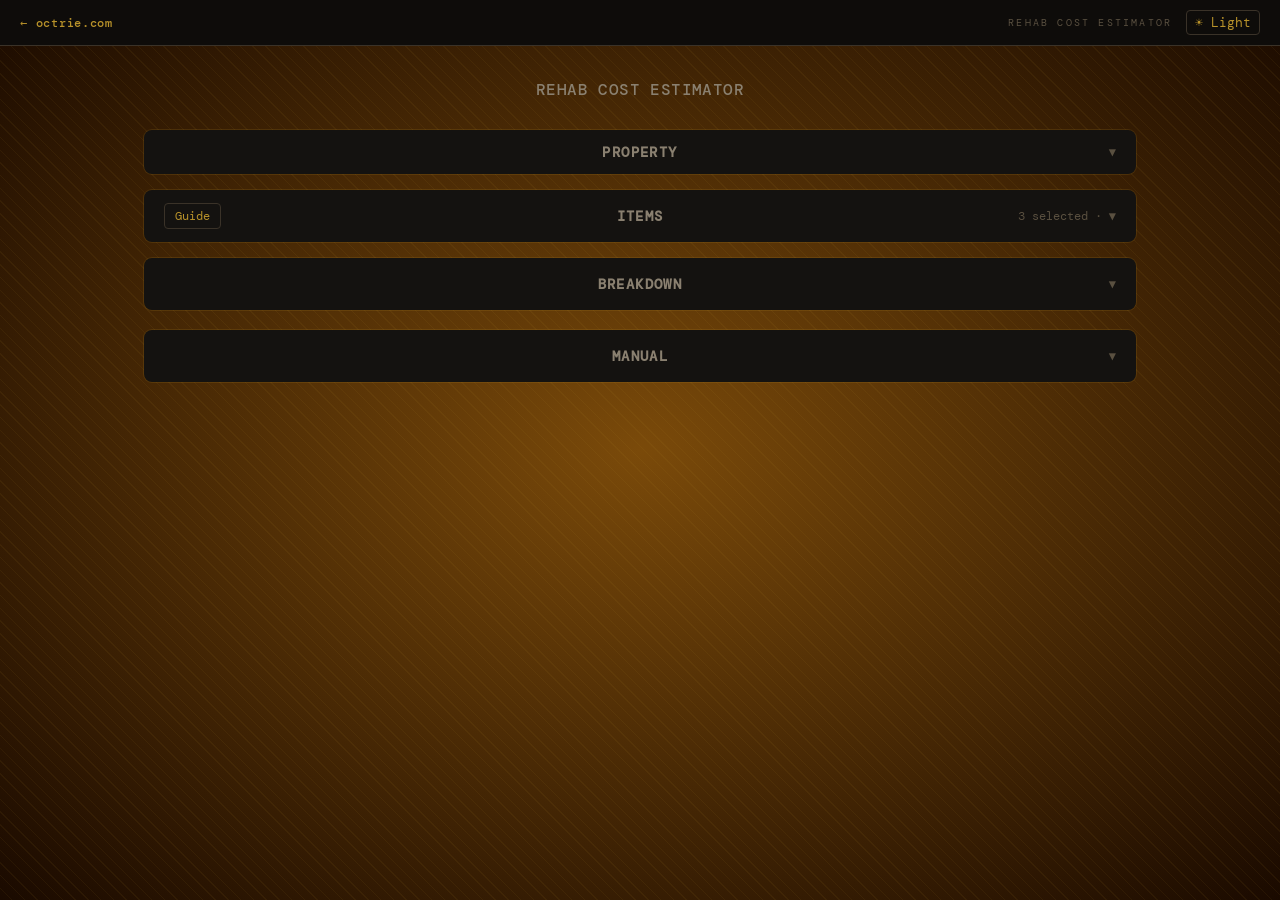
<file: rehab-calculator/index.html>
<!doctype html>
<html lang="en">
  <head>
    <meta charset="UTF-8" />
    <link rel="icon" type="image/svg+xml" href="../favicon.svg" />
    <meta name="viewport" content="width=device-width, initial-scale=1.0" />
    <meta
      name="description"
      content="A pre-offer rehab cost estimator using NAHB 2024 construction cost data adjusted by BLS local labor market multipliers."
    />
    <meta property="og:title" content="Rehab Cost Estimator | Octrie" />
    <meta
      property="og:description"
      content="Estimate rehab scope with national construction cost data adjusted for local labor markets."
    />
    <meta property="og:type" content="website" />
    <meta name="twitter:card" content="summary" />
    <meta name="theme-color" content="#1A0A00" />
    <title>Rehab Cost Estimator | Octrie</title>
    <link rel="preconnect" href="https://fonts.googleapis.com" />
    <link rel="preconnect" href="https://fonts.gstatic.com" crossorigin />
    <link href="https://fonts.googleapis.com/css2?family=DM+Mono:wght@300;400;500;600&display=swap" rel="stylesheet" />
    <style>
      body { font-family: 'DM Mono', monospace; }
    </style>
    <script type="module" crossorigin src="/rehab-calculator/assets/index-DVdIfZB2.js"></script>
    <link rel="stylesheet" crossorigin href="/rehab-calculator/assets/index-BNfWUg0j.css">
  </head>
  <body>
    <div id="root"></div>
  </body>
</html>
</file>
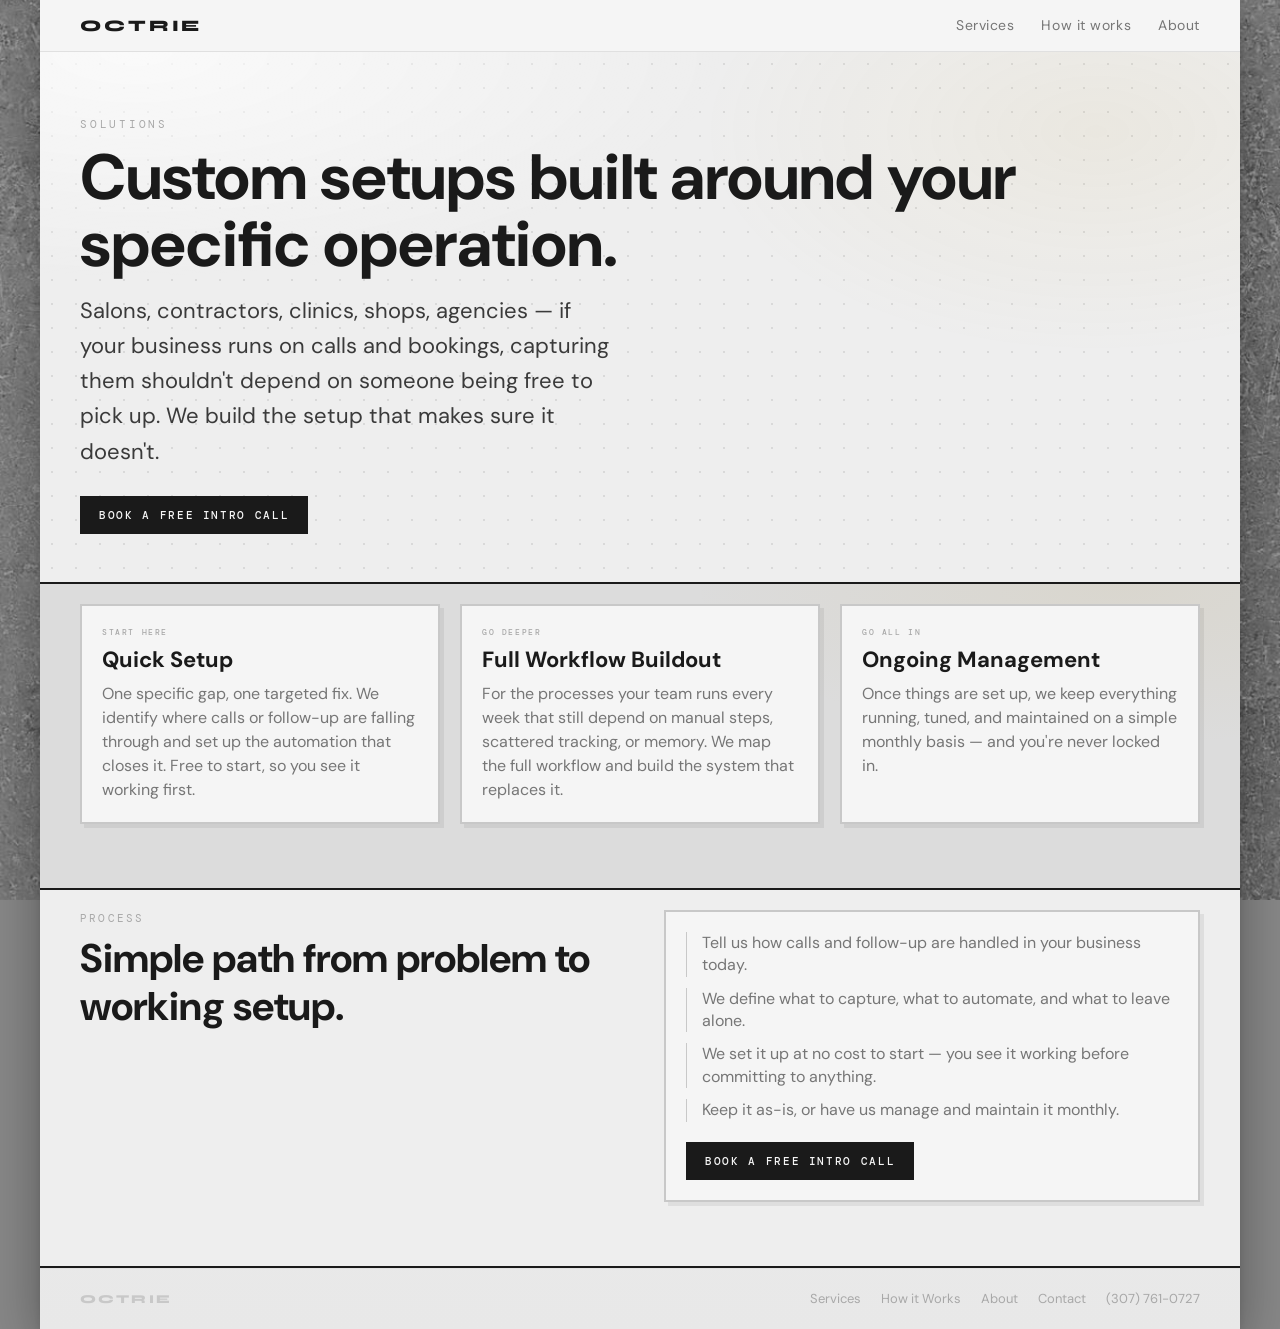
<file: solutions/index.html>
<!DOCTYPE html>
<html lang="en">
<head>
  <meta charset="UTF-8" />
  <meta name="viewport" content="width=device-width, initial-scale=1.0" />
  <meta name="description" content="Custom tools, automations, and workflows for local service businesses — built around your specific operation, not a template." />
  <title>Solutions | Octrie</title>
  <link rel="canonical" href="https://octrie.com/solutions/" />
  <meta property="og:type" content="website" />
  <meta property="og:url" content="https://octrie.com/solutions/" />
  <meta property="og:site_name" content="Octrie" />
  <meta property="og:title" content="Solutions | Octrie" />
  <meta property="og:description" content="Custom tools, automations, and workflows for local service businesses — built around your specific operation, not a template." />
  <meta name="twitter:card" content="summary" />
  <link rel="icon" type="image/svg+xml" href="../favicon.svg" />
  <link rel="preconnect" href="https://fonts.googleapis.com" />
  <link rel="preconnect" href="https://fonts.gstatic.com" crossorigin />
  <link rel="stylesheet" href="https://fonts.googleapis.com/css2?family=Syne:wght@800&amp;family=DM+Sans:wght@400;700&amp;family=DM+Mono:wght@400;500&amp;display=swap" />
  <link rel="stylesheet" href="../styles.css" />
</head>
<body>
  <div class="oc-bg"></div>
  <div class="oc-fog"></div>
  <nav class="oc-nav">
    <a class="oc-wordmark" href="../">Octrie</a>
    <button class="oc-nav-menu-btn" aria-label="Menu" aria-expanded="false">
      <span></span><span></span><span></span>
    </button>
    <div class="oc-nav-links">
      <a class="oc-nav-link" href="../#services">Services</a>
      <a class="oc-nav-link" href="../#how-it-works">How it works</a>
      <a class="oc-nav-link" href="../about/">About</a>
    </div>
  </nav>
  <script src="../nav.js"></script>

  <main class="oc-page">

    <section class="oc-hero">
      <p class="oc-hero-eyebrow">Solutions</p>
      <h1 class="oc-hero-headline">Custom setups built around your specific operation.</h1>
      <p class="oc-hero-sub">Salons, contractors, clinics, shops, agencies — if your business runs on calls and bookings, capturing them shouldn't depend on someone being free to pick up. We build the setup that makes sure it doesn't.</p>
      <div class="oc-hero-actions">
        <a class="oc-btn oc-btn--filled" href="https://calendar.app.google/n5jvXJJAPZ5hHcqu8" target="_blank" rel="noopener">Book a Free Intro Call</a>
      </div>
    </section>

    <section class="oc-section oc-section--alt">
      <div class="oc-content-grid">
        <div class="oc-card oc-reveal">
          <span class="oc-card-tag">Start here</span>
          <h3 class="oc-card-heading">Quick Setup</h3>
          <p class="oc-card-body">One specific gap, one targeted fix. We identify where calls or follow-up are falling through and set up the automation that closes it. Free to start, so you see it working first.</p>
        </div>
        <div class="oc-card oc-reveal" style="--rd: 0.1s">
          <span class="oc-card-tag">Go deeper</span>
          <h3 class="oc-card-heading">Full Workflow Buildout</h3>
          <p class="oc-card-body">For the processes your team runs every week that still depend on manual steps, scattered tracking, or memory. We map the full workflow and build the system that replaces it.</p>
        </div>
        <div class="oc-card oc-reveal" style="--rd: 0.2s">
          <span class="oc-card-tag">Go all in</span>
          <h3 class="oc-card-heading">Ongoing Management</h3>
          <p class="oc-card-body">Once things are set up, we keep everything running, tuned, and maintained on a simple monthly basis — and you're never locked in.</p>
        </div>
      </div>
    </section>

    <section class="oc-section">
      <div class="oc-split">
        <div>
          <p class="oc-label">Process</p>
          <h2 class="oc-heading-lg">Simple path from problem to working setup.</h2>
        </div>
        <div class="oc-card oc-reveal">
          <ul class="oc-process-list">
            <li>Tell us how calls and follow-up are handled in your business today.</li>
            <li>We define what to capture, what to automate, and what to leave alone.</li>
            <li>We set it up at no cost to start — you see it working before committing to anything.</li>
            <li>Keep it as-is, or have us manage and maintain it monthly.</li>
          </ul>
          <a class="oc-btn oc-btn--filled" href="https://calendar.app.google/n5jvXJJAPZ5hHcqu8" target="_blank" rel="noopener">Book a Free Intro Call</a>
        </div>
      </div>
    </section>

  </main>

  <script>
    (function () {
      document.documentElement.classList.add('oc-js');
      var els = document.querySelectorAll('.oc-reveal');
      if (!('IntersectionObserver' in window)) {
        els.forEach(function (el) { el.classList.add('is-visible'); });
        return;
      }
      var io = new IntersectionObserver(function (entries) {
        entries.forEach(function (entry) {
          if (entry.isIntersecting) {
            entry.target.classList.add('is-visible');
            io.unobserve(entry.target);
          }
        });
      }, { threshold: 0.15 });
      els.forEach(function (el) { io.observe(el); });
    })();
  </script>

  <footer class="oc-footer">
    <a class="oc-footer-wordmark" href="../">Octrie</a>
    <div class="oc-footer-links">
      <a class="oc-footer-link" href="../#services">Services</a>
      <a class="oc-footer-link" href="../#how-it-works">How it Works</a>
      <a class="oc-footer-link" href="../about/">About</a>
      <a class="oc-footer-link" href="mailto:tim@octrie.com">Contact</a>
      <a class="oc-footer-link" data-tel="7270167703" href="mailto:tim@octrie.com">Call Us</a>
    </div>
  </footer>
</body>
</html>
</file>
<file: styles.css>
/* ================================================================
   OCTRIE — COMBINED STYLESHEET
   octrie-tokens.css + octrie-skin.css + page utilities
   Version: 1.0
================================================================ */

/* Fonts are loaded via <link> tags in each page's <head> (faster than
   @import: no render-blocking chain through this stylesheet). */

/* ================================================================
   TOKENS
================================================================ */

:root {
  --oc-surface-page:        #F5F5F5;
  --oc-surface-elevated:    #EEEEEE;
  --oc-surface-sunken:      #E8E8E8;
  --oc-surface-section-alt: #DCDCDC;
  --oc-surface-dark:        #1A1A1A;
  --oc-surface-dark-raised: #242424;

  --oc-border-subtle:       #E0E0E0;
  --oc-border-medium:       #C8C8C8;
  --oc-border-strong:       #A0A0A0;
  --oc-border-dark:         #2E2E2E;
  --oc-border-dark-raised:  #383838;

  --oc-text-primary:        #1A1A1A;
  --oc-text-primary-inv:    #F5F5F5;
  --oc-text-secondary:      #767676;
  --oc-text-secondary-inv:  #909090;
  --oc-text-tertiary:       #A8A8A8;
  --oc-text-tertiary-inv:   #555555;
  --oc-text-disabled:       #C8C8C8;
  --oc-text-disabled-inv:   #3A3A3A;

  --oc-font-wordmark:       'Syne', sans-serif;
  --oc-font-heading:        'DM Sans', sans-serif;
  --oc-font-body:           'DM Sans', sans-serif;
  --oc-font-mono:           'DM Mono', monospace;

  --oc-text-10:             11px;
  --oc-text-13:             16px;
  --oc-text-18:             22px;
  --oc-text-24:             30px;
  --oc-text-32:             40px;
  --oc-text-42:             54px;
  --oc-text-56:             64px;

  --oc-sp-1:                6px;
  --oc-sp-2:                8px;
  --oc-sp-3:                11px;
  --oc-sp-4:                15px;
  --oc-sp-5:                20px;
  --oc-sp-6:                27px;
  --oc-sp-7:                36px;
  --oc-sp-8:                48px;
  --oc-sp-9:                64px;
  --oc-sp-10:               86px;

  --oc-page-max-width:      clamp(1200px, 90vw, 1800px);
  --oc-page-padding-x:      40px;
  --oc-page-padding-x-mob:  20px;
  --oc-nav-height:          52px;

  --oc-radius:              0px;
  --oc-border-dominant:     2px;
  --oc-border-subordinate:  1px;

  --oc-transition-fast:     0.12s ease;
  --oc-transition-base:     0.2s ease;
  --oc-transition-slow:     0.35s ease;

  --oc-vertical-accent:      #B8922A;
  --oc-vertical-accent-deep: #8A681A;
}

/* ================================================================
   RESET
================================================================ */

*, *::before, *::after {
  box-sizing: border-box;
  margin: 0;
  padding: 0;
}

html {
  font-size: 16px;
  -webkit-font-smoothing: antialiased;
  -moz-osx-font-smoothing: grayscale;
  scroll-behavior: smooth;
  /* Concrete mid-tone shows in side margins outside the card */
  background-color: #888;
}

body {
  /* Card face lighting: white at top rim, grades to a cooler mid-grey at bottom */
  background:
    linear-gradient(
      to bottom,
      #FFFFFF 0%,
      #FAFAFA 5%,
      #F2F2F2 25%,
      #E8E8E8 100%
    );
  font-family: var(--oc-font-body);
  font-size: var(--oc-text-13);
  color: var(--oc-text-primary);
  line-height: 1.5;
  /* Floating card: centered, max-width, shadow over the concrete bg */
  max-width: var(--oc-page-max-width);
  margin: 0 auto;
  position: relative;
  /* NOTE: no z-index here — keeping body out of its own stacking context
     so the fixed .oc-bg/.oc-fog (z-index: -2/-1) fall behind body in the
     root stacking context, not above body's own background paint. */
  box-shadow:
    inset 0 2px 0 rgba(255,255,255,1.00),  /* bright top rim catch */
    0 2px 8px  rgba(0,0,0,0.10),
    0 12px 40px rgba(0,0,0,0.22),
    0 32px 80px rgba(0,0,0,0.16);
  min-height: 100vh;
}

/* ── Concrete background layer (isolated so filter never touches card) ── */
.oc-bg {
  position: fixed;
  inset: 0;
  z-index: -2;
  background: url('./bg-concrete.jpg') center / cover no-repeat;
  filter: contrast(0.55) brightness(1.06);
}

/* ── Dark fog overlay: 20% black over the concrete ── */
.oc-fog {
  position: fixed;
  inset: 0;
  z-index: -1;
  background: rgba(0, 0, 0, 0.20);
  pointer-events: none;
}

a {
  color: inherit;
  text-decoration: none;
}

/* ================================================================
   NAVIGATION
================================================================ */

.oc-nav {
  background: var(--oc-surface-page);
  border-bottom: var(--oc-border-subordinate) solid var(--oc-border-subtle);
  padding: 0 var(--oc-page-padding-x);
  display: flex;
  justify-content: space-between;
  align-items: center;
  height: var(--oc-nav-height);
  position: sticky;
  top: 0;
  z-index: 100;
}

.oc-wordmark {
  font-family: var(--oc-font-wordmark);
  font-size: 16px;
  font-weight: 800;
  letter-spacing: 0.18em;
  text-transform: uppercase;
  color: var(--oc-text-primary);
  text-decoration: none;
}

.oc-nav-links {
  display: flex;
  gap: var(--oc-sp-6);
  align-items: center;
}

.oc-nav-link {
  font-family: var(--oc-font-body);
  font-size: 14px;
  font-weight: 400;
  color: var(--oc-text-secondary);
  letter-spacing: 0.04em;
  text-decoration: none;
  transition: color var(--oc-transition-fast);
}

.oc-nav-link:hover,
.oc-nav-link[aria-current="page"] {
  color: var(--oc-text-primary);
}

.oc-nav-menu-btn {
  display: none;
  background: none;
  border: none;
  cursor: pointer;
  padding: 6px;
  color: var(--oc-text-primary);
  flex-direction: column;
  gap: 5px;
  flex-shrink: 0;
}

.oc-nav-menu-btn span {
  display: block;
  width: 22px;
  height: 2px;
  background: currentColor;
  transition: opacity var(--oc-transition-fast);
}

@media (max-width: 767px) {
  .oc-nav {
    padding: 0 var(--oc-page-padding-x-mob);
    flex-wrap: wrap;
    position: sticky;
    top: 0;
    /* Fixed height clips the opened menu; let it grow with the links */
    height: auto;
    min-height: var(--oc-nav-height);
  }

  .oc-nav-menu-btn {
    height: var(--oc-nav-height);
    display: flex;
    justify-content: center;
  }

  .oc-nav-links {
    display: none;
    flex-direction: column;
    width: 100%;
    padding: var(--oc-sp-4) 0 var(--oc-sp-5);
    gap: var(--oc-sp-4);
    border-top: var(--oc-border-subordinate) solid var(--oc-border-subtle);
  }

  .oc-nav--open .oc-nav-links {
    display: flex;
  }

  .oc-nav-link {
    font-size: 15px;
  }
}

/* ================================================================
   PAGE WRAPPER
================================================================ */

.oc-page {
  max-width: var(--oc-page-max-width);
  margin: 0 auto;
}

/* Anchored sections (#services, #how-it-works) land below the sticky nav */
section[id] {
  scroll-margin-top: calc(var(--oc-nav-height) + 8px);
}

/* ================================================================
   HERO
================================================================ */

.oc-hero {
  position: relative;
  box-sizing: border-box;
  padding: var(--oc-sp-9) var(--oc-page-padding-x) var(--oc-sp-8);
  border-bottom: var(--oc-border-dominant) solid var(--oc-text-primary);
  max-width: 100%;
  /* Dot grid + top-left light bloom + faint amber sun from the upper right.
     One implied light source, site-wide. */
  background:
    radial-gradient(ellipse 55% 70% at 88% 15%, rgba(184, 146, 42, 0.07) 0%, transparent 60%),
    radial-gradient(ellipse 75% 65% at 8% 0%, rgba(255,255,255,0.72) 0%, transparent 65%),
    radial-gradient(circle, rgba(0,0,0,0.09) 1px, transparent 1px),
    var(--oc-surface-elevated);
  background-size: auto, auto, 24px 24px, auto;
}

.oc-hero-eyebrow {
  font-family: var(--oc-font-mono);
  font-size: var(--oc-text-10);
  font-weight: 400;
  letter-spacing: 0.25em;
  text-transform: uppercase;
  color: var(--oc-text-tertiary);
  margin-bottom: var(--oc-sp-3);
}

.oc-hero-headline {
  font-family: var(--oc-font-heading);
  font-size: var(--oc-text-56);
  font-weight: 700;
  line-height: 1.05;
  color: var(--oc-text-primary);
  letter-spacing: 0;
  margin-bottom: var(--oc-sp-4);
}

.oc-hero-emphasis {
  display: block;
}

.oc-hero-sub {
  font-family: var(--oc-font-body);
  font-size: var(--oc-text-18);
  /* Darker than the site's secondary grey so the pitch holds contrast over
     the hero photo and reads clearly as the #2 element under the headline. */
  color: #3a3a3a;
  line-height: 1.6;
  max-width: 540px;
}

.oc-hero-actions {
  display: flex;
  gap: var(--oc-sp-3);
  flex-wrap: wrap;
  margin-top: var(--oc-sp-6);
}

.oc-hero-guarantee {
  font-family: var(--oc-font-mono);
  font-size: var(--oc-text-10);
  letter-spacing: 0.03em;
  /* Fine print, but with enough contrast over the photo to read as
     intentional rather than washed out. */
  color: #555555;
  margin-top: var(--oc-sp-3);
}

/* TEMPORARY TEST: secondary button needs a solid fill to stay legible
   against the busy hero photo -- the transparent/outline style it uses
   elsewhere on the site blends into the background here. */
.oc-hero-actions .oc-btn:not(.oc-btn--filled) {
  background: var(--oc-surface-page);
}

.oc-hero-scroll {
  position: absolute;
  left: 50%;
  bottom: var(--oc-sp-5);
  transform: translateX(-50%);
  display: flex;
  flex-direction: column;
  align-items: center;
  gap: var(--oc-sp-2);
  font-family: var(--oc-font-mono);
  font-size: var(--oc-text-10);
  letter-spacing: 0.25em;
  text-transform: uppercase;
  color: var(--oc-text-tertiary);
}

.oc-hero-scroll-line {
  width: 1px;
  height: 28px;
  background: var(--oc-text-tertiary);
  animation: oc-pulse 2.4s ease-in-out infinite;
}

@media (max-width: 767px) {
  .oc-hero {
    padding: var(--oc-sp-7) var(--oc-page-padding-x-mob) var(--oc-sp-6);
  }
  .oc-hero-headline { font-size: var(--oc-text-32); }
  .oc-hero-sub { font-size: var(--oc-text-13); }
  .oc-hero-scroll { display: none; }
}

/* ================================================================
   TYPOGRAPHY UTILITIES
================================================================ */

.oc-heading-lg {
  font-family: var(--oc-font-heading);
  font-size: var(--oc-text-32);
  font-weight: 700;
  line-height: 1.2;
  color: var(--oc-text-primary);
  letter-spacing: 0;
}

.oc-heading-md {
  font-family: var(--oc-font-heading);
  font-size: var(--oc-text-24);
  font-weight: 700;
  line-height: 1.2;
  color: var(--oc-text-primary);
  letter-spacing: 0;
}

.oc-body {
  font-family: var(--oc-font-body);
  font-size: var(--oc-text-13);
  color: var(--oc-text-secondary);
  line-height: 1.6;
}

.oc-label {
  font-family: var(--oc-font-mono);
  font-size: var(--oc-text-10);
  font-weight: 400;
  letter-spacing: 0.2em;
  text-transform: uppercase;
  color: var(--oc-text-tertiary);
  display: block;
  margin-bottom: var(--oc-sp-2);
}

/* ================================================================
   GENERIC SECTION
================================================================ */

.oc-section {
  background: var(--oc-surface-elevated);
  padding: var(--oc-sp-5) var(--oc-page-padding-x) var(--oc-sp-9);
  border-bottom: var(--oc-border-dominant) solid var(--oc-text-primary);
}

.oc-section--alt {
  /* Same faint amber sun as the hero, drifting in from the upper right */
  background:
    radial-gradient(ellipse 60% 90% at 90% 0%, rgba(184, 146, 42, 0.08) 0%, transparent 60%),
    var(--oc-surface-section-alt);
}

@media (max-width: 767px) {
  .oc-section {
    padding: var(--oc-sp-7) var(--oc-page-padding-x-mob);
  }
}

/* Section head: label, heading, description stacked */
.oc-section-head {
  max-width: 1200px;
  margin: 0 auto var(--oc-sp-7);
  padding-bottom: var(--oc-sp-5);
  border-bottom: var(--oc-border-subordinate) solid var(--oc-border-subtle);
}

.oc-section-head .oc-heading-lg {
  margin-bottom: var(--oc-sp-3);
}

.oc-section-head .oc-body {
  max-width: 560px;
  margin-left: auto;
  margin-right: auto;
}

/* Process header reads centered; the numbered steps below keep their
   own left-hand spine layout, which is a separate, deliberate system. */
.oc-section-head {
  text-align: center;
}

.oc-section-head .oc-vertical-indicator {
  justify-content: center;
}

/* ================================================================
   VERTICAL SECTION
================================================================ */

.oc-vertical-section {
  background: var(--oc-surface-page);
  padding: var(--oc-sp-5) var(--oc-page-padding-x) var(--oc-sp-9);
  border-bottom: var(--oc-border-dominant) solid var(--oc-text-primary);
}

.oc-vertical-header {
  max-width: 1200px;
  margin: 0 auto var(--oc-sp-7);
  display: flex;
  justify-content: space-between;
  align-items: flex-start;
  padding-bottom: var(--oc-sp-5);
  border-bottom: var(--oc-border-subordinate) solid var(--oc-border-subtle);
}

.oc-vertical-meta { flex: 1; }

.oc-vertical-indicator {
  display: flex;
  align-items: center;
  gap: var(--oc-sp-1);
  margin-bottom: var(--oc-sp-5);
}

.oc-vertical-dot {
  width: 6px;
  height: 6px;
  background: var(--oc-vertical-accent);
  flex-shrink: 0;
}

.oc-vertical-dot-label {
  font-family: var(--oc-font-mono);
  font-size: var(--oc-text-10);
  font-weight: 500;
  letter-spacing: 0.25em;
  text-transform: uppercase;
  color: var(--oc-vertical-accent);
}

.oc-vertical-eyebrow {
  font-family: var(--oc-font-mono);
  font-size: var(--oc-text-10);
  font-weight: 500;
  letter-spacing: 0.25em;
  text-transform: uppercase;
  color: var(--oc-vertical-accent);
  margin-bottom: var(--oc-sp-1);
}

.oc-vertical-title {
  font-family: var(--oc-font-heading);
  font-size: var(--oc-text-32);
  font-weight: 700;
  color: var(--oc-text-primary);
  letter-spacing: 0;
  margin-bottom: var(--oc-sp-1);
}

.oc-vertical-desc {
  font-family: var(--oc-font-body);
  font-size: 14px;
  color: var(--oc-text-secondary);
  line-height: 1.5;
  max-width: 480px;
}

.oc-vertical-cta {
  font-family: var(--oc-font-mono);
  font-size: var(--oc-text-10);
  font-weight: 500;
  letter-spacing: 0.15em;
  text-transform: uppercase;
  padding: var(--oc-sp-2) var(--oc-sp-5);
  background: var(--oc-vertical-accent);
  border: none;
  cursor: pointer;
  flex-shrink: 0;
  margin-left: var(--oc-sp-5);
  margin-top: var(--oc-sp-1);
  transition: opacity var(--oc-transition-fast);
  display: inline-block;
  text-decoration: none;
}

.oc-vertical-cta:hover { opacity: 0.88; }

@media (max-width: 767px) {
  .oc-vertical-section {
    padding: var(--oc-sp-7) var(--oc-page-padding-x-mob) var(--oc-sp-8);
  }
  .oc-vertical-header {
    flex-direction: column;
    gap: var(--oc-sp-4);
  }
  .oc-vertical-cta { margin-left: 0; }
}

/* ================================================================
   TOOL GRID
================================================================ */

.oc-tool-grid {
  max-width: 1200px;
  margin: 0 auto;
  display: grid;
  grid-template-columns: repeat(3, 1fr);
  gap: var(--oc-sp-6);
}

@media (max-width: 1023px) {
  .oc-tool-grid { grid-template-columns: repeat(2, 1fr); }
}

@media (max-width: 767px) {
  .oc-tool-grid { grid-template-columns: 1fr; }
}

/* ================================================================
   TOOL LISTING CARD
================================================================ */

.oc-tool-listing {
  border: var(--oc-border-dominant) solid var(--oc-border-medium);
  background: var(--oc-surface-page);
  box-shadow: 4px 4px 0 rgba(26, 26, 26, 0.07);
  overflow: hidden;
  display: flex;
  flex-direction: column;
  transition: transform var(--oc-transition-base), box-shadow var(--oc-transition-base);
}

.oc-tool-listing-header {
  /* No footer/actions row below anymore -- this is the whole card, so it
     gets padding on all four sides instead of dividing from an actions bar. */
  padding: var(--oc-sp-5);
  flex: 1;
}

.oc-tool-listing-tag {
  font-family: var(--oc-font-mono);
  font-size: 10px;
  font-weight: 500;
  letter-spacing: 0.2em;
  text-transform: uppercase;
  color: var(--oc-vertical-accent);
  margin-bottom: var(--oc-sp-2);
  display: block;
}

.oc-tool-listing-name {
  font-family: var(--oc-font-heading);
  font-size: 20px;
  font-weight: 700;
  color: var(--oc-text-primary);
  margin-bottom: var(--oc-sp-2);
}

.oc-tool-listing-desc {
  font-family: var(--oc-font-body);
  font-size: 14px;
  color: var(--oc-text-secondary);
  line-height: 1.5;
}

/* Coming soon card */
.oc-tool-coming-soon {
  border: var(--oc-border-subordinate) solid var(--oc-border-subtle);
  background: var(--oc-surface-elevated);
  display: flex;
  flex-direction: column;
  justify-content: center;
  align-items: center;
  padding: var(--oc-sp-7) var(--oc-sp-4);
  min-height: 160px;
  gap: var(--oc-sp-2);
}

.oc-tool-coming-soon-label {
  font-family: var(--oc-font-mono);
  font-size: 8px;
  font-weight: 400;
  letter-spacing: 0.2em;
  text-transform: uppercase;
  color: var(--oc-vertical-accent);
  opacity: 0.5;
}

.oc-tool-coming-soon-name {
  font-family: var(--oc-font-heading);
  font-size: 15px;
  font-weight: 700;
  color: var(--oc-text-disabled);
  text-align: center;
}

/* ================================================================
   CONTENT GRID
================================================================ */

.oc-content-grid {
  max-width: 1200px;
  margin: 0 auto;
  display: grid;
  grid-template-columns: repeat(3, 1fr);
  gap: var(--oc-sp-5);
}

@media (max-width: 1023px) {
  .oc-content-grid { grid-template-columns: repeat(2, 1fr); }
}

@media (max-width: 767px) {
  .oc-content-grid { grid-template-columns: 1fr; }
}

/* ================================================================
   SPLIT LAYOUT
================================================================ */

.oc-split {
  max-width: 1200px;
  margin: 0 auto;
  display: grid;
  grid-template-columns: 1fr 1fr;
  gap: var(--oc-sp-8);
  align-items: start;
}

@media (max-width: 767px) {
  .oc-split {
    grid-template-columns: 1fr;
    gap: var(--oc-sp-5);
  }
}

.oc-split--stacked {
  grid-template-columns: 1fr;
  gap: var(--oc-sp-6);
}

.oc-split--stacked .oc-card {
  max-width: 480px;
}

/* ================================================================
   CONTENT CARD
================================================================ */

.oc-card {
  border: var(--oc-border-dominant) solid var(--oc-border-medium);
  padding: var(--oc-sp-5);
  background: var(--oc-surface-page);
  box-shadow: 4px 4px 0 rgba(26, 26, 26, 0.07);
  transition: transform var(--oc-transition-base), box-shadow var(--oc-transition-base);
}

.oc-card-tag {
  font-family: var(--oc-font-mono);
  font-size: 8px;
  font-weight: 500;
  letter-spacing: 0.2em;
  text-transform: uppercase;
  color: var(--oc-text-tertiary);
  display: block;
  margin-bottom: var(--oc-sp-2);
}

.oc-card-heading {
  font-family: var(--oc-font-heading);
  font-size: var(--oc-text-18);
  font-weight: 700;
  color: var(--oc-text-primary);
  margin-bottom: var(--oc-sp-2);
  line-height: 1.25;
  letter-spacing: 0;
}

.oc-card-body {
  font-family: var(--oc-font-body);
  font-size: var(--oc-text-13);
  color: var(--oc-text-secondary);
  line-height: 1.5;
}

.oc-card-body + .oc-card-body {
  margin-top: var(--oc-sp-3);
}

.oc-price {
  font-family: var(--oc-font-mono);
  font-size: var(--oc-text-13);
  font-weight: 400;
  color: var(--oc-text-tertiary);
  margin-top: var(--oc-sp-3);
  display: block;
}

/* ================================================================
   BUTTONS
================================================================ */

.oc-btn {
  font-family: var(--oc-font-mono);
  font-size: var(--oc-text-10);
  font-weight: 500;
  letter-spacing: 0.15em;
  text-transform: uppercase;
  padding: 10px 18px;
  border: var(--oc-border-subordinate) solid var(--oc-border-medium);
  background: transparent;
  color: var(--oc-text-primary);
  cursor: pointer;
  text-decoration: none;
  display: inline-block;
  transition: background var(--oc-transition-fast), color var(--oc-transition-fast), border-color var(--oc-transition-fast);
}

.oc-btn:hover {
  background: var(--oc-text-primary);
  color: var(--oc-surface-page);
  border-color: var(--oc-text-primary);
}

.oc-btn--filled {
  background: var(--oc-text-primary);
  color: var(--oc-surface-page);
  border-color: var(--oc-text-primary);
}

.oc-btn--filled:hover {
  opacity: 0.82;
}

.oc-btn--sm {
  font-size: 8px;
  padding: 6px 12px;
  letter-spacing: 0.15em;
}

/* ================================================================
   ACTIONS ROW
================================================================ */

.oc-actions {
  display: flex;
  gap: var(--oc-sp-3);
  flex-wrap: wrap;
  align-items: center;
  margin-top: var(--oc-sp-5);
}

/* ================================================================
   PROCESS LIST
================================================================ */

.oc-process-list {
  list-style: none;
  display: flex;
  flex-direction: column;
  gap: var(--oc-sp-3);
  margin-bottom: var(--oc-sp-5);
}

.oc-process-list li {
  font-family: var(--oc-font-body);
  font-size: var(--oc-text-13);
  color: var(--oc-text-secondary);
  padding-left: var(--oc-sp-4);
  border-left: var(--oc-border-subordinate) solid var(--oc-border-medium);
  line-height: 1.4;
}

/* ================================================================
   FOOTER
================================================================ */

.oc-footer {
  padding: var(--oc-sp-5) var(--oc-page-padding-x);
  border-top: var(--oc-border-subordinate) solid var(--oc-border-subtle);
  display: flex;
  justify-content: space-between;
  align-items: center;
  flex-wrap: wrap;
  gap: var(--oc-sp-4);
}

.oc-footer-wordmark {
  font-family: var(--oc-font-wordmark);
  font-size: 12px;
  font-weight: 800;
  letter-spacing: 0.18em;
  text-transform: uppercase;
  color: var(--oc-text-disabled);
  text-decoration: none;
}

.oc-footer-links {
  display: flex;
  gap: var(--oc-sp-5);
  align-items: center;
  flex-wrap: wrap;
}

.oc-footer-link {
  font-family: var(--oc-font-body);
  font-size: 13px;
  color: var(--oc-text-tertiary);
  text-decoration: none;
  transition: color var(--oc-transition-fast);
}

.oc-footer-link:hover {
  color: var(--oc-text-secondary);
}

/* Footer fine print: wraps onto its own full-width line below the links */
.oc-footer-legal {
  flex: 1 0 100%;
  font-family: var(--oc-font-mono);
  font-size: 10px;
  line-height: 1.7;
  letter-spacing: 0.03em;
  color: var(--oc-text-tertiary);
  max-width: 960px;
  margin-top: var(--oc-sp-3);
}

.oc-footer-copy {
  flex: 1 0 100%;
  font-family: var(--oc-font-mono);
  font-size: 10px;
  letter-spacing: 0.1em;
  text-transform: uppercase;
  color: var(--oc-text-disabled);
}

@media (max-width: 767px) {
  .oc-footer {
    padding: var(--oc-sp-5) var(--oc-page-padding-x-mob);
    flex-direction: column;
    align-items: flex-start;
  }
}

/* ================================================================
   HOMEPAGE ACCENT
   Amber brand accent, scoped to #home so other pages keep their
   own accent handling. Deep variant is for small text on light
   surfaces (contrast); full amber is for button/CTA backgrounds.
================================================================ */

#home .oc-hero-eyebrow { color: var(--oc-vertical-accent-deep); }
#home .oc-hero-emphasis { color: var(--oc-vertical-accent-deep); }
#home .oc-hero-scroll { color: var(--oc-text-primary); }
#home .oc-hero-scroll-line { background: var(--oc-text-primary); }
#home .oc-card-tag { color: var(--oc-vertical-accent-deep); }
#home .oc-tool-listing-tag { color: var(--oc-vertical-accent-deep); }
#home .oc-vertical-dot-label,
#home .oc-vertical-eyebrow { color: var(--oc-vertical-accent-deep); }

#home .oc-btn--filled {
  background: var(--oc-vertical-accent);
  border-color: var(--oc-vertical-accent);
  color: var(--oc-text-primary);
}

#home .oc-vertical-cta { color: var(--oc-text-primary); }

/* ================================================================
   HOMEPAGE SECTION STAMPS
   Quiet section labels sit top-right as a recurring page marker.
================================================================ */
#home .oc-hero,
#home .oc-vertical-section,
#home #how-it-works,
#home .oc-band,
#home #about,
#home .oc-section--promise {
  position: relative;
}

#home .oc-hero-eyebrow,
#home .oc-vertical-section > .oc-vertical-header .oc-vertical-indicator,
#home #how-it-works .oc-section-head .oc-vertical-indicator,
#home .oc-why-eyebrow,
#home .oc-about-eyebrow,
#home .oc-close-eyebrow {
  position: absolute;
  top: var(--oc-sp-5);
  left: var(--oc-page-padding-x);
  margin: 0;
  z-index: 3;
  justify-content: flex-start;
  text-align: left;
}

#home .oc-hero {
  padding-top: calc(var(--oc-sp-9) + var(--oc-sp-5));
}

#home .oc-vertical-section,
#home #how-it-works,
#home .oc-band,
#home .oc-section--promise {
  padding-top: calc(var(--oc-sp-9) + var(--oc-sp-2));
}

#home .oc-vertical-section > .oc-vertical-header .oc-vertical-indicator,
#home #how-it-works .oc-section-head .oc-vertical-indicator {
  margin-bottom: 0;
}

#home .oc-vertical-section > .oc-vertical-header {
  justify-content: center;
  text-align: center;
  max-width: min(1400px, calc(100vw - (var(--oc-page-padding-x) * 2)));
}

#home .oc-vertical-section > .oc-vertical-header .oc-vertical-meta {
  max-width: none;
}

#home .oc-vertical-section > .oc-vertical-header .oc-vertical-title {
  white-space: nowrap;
}

#home .oc-vertical-section > .oc-vertical-header .oc-vertical-desc {
  margin-left: auto;
  margin-right: auto;
}

@media (max-width: 767px) {
  #home .oc-vertical-section > .oc-vertical-header .oc-vertical-title {
    white-space: normal;
  }

  #home .oc-hero-eyebrow,
  #home .oc-vertical-section > .oc-vertical-header .oc-vertical-indicator,
  #home #how-it-works .oc-section-head .oc-vertical-indicator,
  #home .oc-why-eyebrow,
  #home .oc-close-eyebrow {
    top: var(--oc-sp-4);
    left: var(--oc-page-padding-x-mob);
    max-width: calc(100% - (var(--oc-page-padding-x-mob) * 2));
  }

  #home .oc-hero {
    padding-top: calc(var(--oc-sp-7) + var(--oc-sp-6));
  }

  #home .oc-vertical-section,
  #home #how-it-works,
  #home .oc-band,
  #home .oc-section--promise {
    padding-top: calc(var(--oc-sp-8) + var(--oc-sp-4));
  }
}

/* ================================================================
   HOMEPAGE VISUALS
   Product demos built in-system (no photos): split hero with a
   text-thread mockup, per-service demo panels, concrete statement
   band, and reveal/hover motion. Scoped to #home.
================================================================ */

/* ── Split hero ── */
#home .oc-hero {
  display: grid;
  grid-template-columns: minmax(0, 1fr) minmax(320px, 440px);
  gap: var(--oc-sp-8);
  align-items: center;
  min-height: calc(100vh - var(--oc-nav-height));
  min-height: calc(100svh - var(--oc-nav-height));
  /* TEMPORARY TEST: stock background swapped in for visual comparison,
     Tim's explicit call to replace with something better -- see hero-test.avif.
     Original amber-wash/dot-grid background preserved below, commented out. */
  background:
    linear-gradient(to right, rgba(238, 238, 238, 0.92) 0%, rgba(238, 238, 238, 0.84) 46%, rgba(238, 238, 238, 0) 80%),
    url('./hero-test.png') 5% 40% / 160% auto;
  /*
  background:
    linear-gradient(112deg, transparent 40%, rgba(255, 251, 240, 0) 45%, rgba(255, 251, 240, 0.85) 49.5%, rgba(255, 251, 240, 0.95) 50.5%, rgba(255, 251, 240, 0.35) 53%, transparent 58%),
    linear-gradient(112deg, transparent 59%, rgba(255, 251, 240, 0.5) 62%, transparent 65%),
    radial-gradient(ellipse 55% 75% at 80% 35%, rgba(184, 146, 42, 0.16) 0%, transparent 68%),
    radial-gradient(ellipse 75% 65% at 8% 0%, rgba(255, 255, 255, 0.72) 0%, transparent 65%),
    radial-gradient(circle, rgba(0, 0, 0, 0.09) 1px, transparent 1px),
    var(--oc-surface-elevated);
  background-size: auto, auto, auto, auto, 24px 24px, auto;
  */
}

/* Phone sits in the warm light: soft gold halo plus a gentle drop */
#home .oc-mockup-lead .oc-phone {
  box-shadow:
    0 0 80px rgba(184, 146, 42, 0.35),
    10px 10px 0 rgba(26, 26, 26, 0.10);
}

#home .oc-hero-copy { max-width: 560px; }

@media (max-width: 1023px) {
  #home .oc-hero {
    grid-template-columns: 1fr;
    gap: var(--oc-sp-6);
  }
}

/* Phone mockup as the lead visual inside Services, merged so the demo
   and the service cards read as one unified "here's what we do" section. */
#home .oc-mockup-lead {
  max-width: 1200px;
  margin: 0 auto var(--oc-sp-8);
  display: flex;
  justify-content: center;
}

#home .oc-mockup-lead.oc-hero-visual {
  width: 100%;
  max-width: 400px;
}

/* ── Phone / text-thread mockup ── */
#home .oc-phone {
  border: var(--oc-border-dominant) solid var(--oc-text-primary);
  background: var(--oc-surface-page);
  box-shadow: 10px 10px 0 rgba(26, 26, 26, 0.10);
}

#home .oc-phone-top {
  display: flex;
  justify-content: space-between;
  align-items: center;
  padding: var(--oc-sp-2) var(--oc-sp-4);
  border-bottom: var(--oc-border-subordinate) solid var(--oc-border-subtle);
  font-family: var(--oc-font-mono);
  font-size: 10px;
  font-weight: 500;
  letter-spacing: 0.15em;
  text-transform: uppercase;
  color: var(--oc-text-secondary);
}

#home .oc-thread {
  padding: var(--oc-sp-4);
  display: flex;
  flex-direction: column;
  gap: var(--oc-sp-3);
}

#home .oc-thread-event {
  font-family: var(--oc-font-mono);
  font-size: 10px;
  letter-spacing: 0.1em;
  text-transform: uppercase;
  color: var(--oc-text-tertiary);
  text-align: center;
}

#home .oc-thread-event--result {
  color: var(--oc-vertical-accent-deep);
  font-weight: 500;
}

#home .oc-missed-dot {
  display: inline-block;
  width: 6px;
  height: 6px;
  margin-right: var(--oc-sp-2);
  vertical-align: middle;
  background: #B23B32;
  animation: oc-pulse 1.8s ease-in-out infinite;
}

#home .oc-typing {
  align-self: flex-end;
  display: flex;
  gap: 4px;
  align-items: center;
  width: fit-content;
  padding: var(--oc-sp-2) var(--oc-sp-3);
  background: var(--oc-surface-sunken);
  border: var(--oc-border-subordinate) solid var(--oc-border-subtle);
}

#home .oc-typing span {
  width: 4px;
  height: 4px;
  background: var(--oc-text-tertiary);
  animation: oc-typing-bounce 0.9s ease-in-out infinite;
}

#home .oc-typing span:nth-child(2) { animation-delay: 0.15s; }
#home .oc-typing span:nth-child(3) { animation-delay: 0.3s; }

@keyframes oc-typing-bounce {
  0%, 60%, 100% { transform: translateY(0); opacity: 0.4; }
  30% { transform: translateY(-3px); opacity: 1; }
}

#home .oc-msg {
  font-size: 14px;
  line-height: 1.45;
  padding: var(--oc-sp-2) var(--oc-sp-3);
  max-width: 88%;
}

#home .oc-msg--out {
  background: var(--oc-vertical-accent);
  color: var(--oc-text-primary);
  align-self: flex-end;
}

#home .oc-msg--in {
  background: var(--oc-surface-sunken);
  border: var(--oc-border-subordinate) solid var(--oc-border-subtle);
  color: var(--oc-text-primary);
  align-self: flex-start;
}

#home .oc-phone-note {
  padding: var(--oc-sp-2) var(--oc-sp-4) var(--oc-sp-3);
  border-top: var(--oc-border-subordinate) solid var(--oc-border-subtle);
  font-family: var(--oc-font-mono);
  font-size: 10px;
  letter-spacing: 0.08em;
  text-transform: uppercase;
  line-height: 1.6;
  color: var(--oc-vertical-accent-deep);
}

/* Thread messages arrive one by one on load */
@keyframes oc-arrive {
  from { opacity: 0; transform: translateY(10px) scale(0.97); }
  to   { opacity: 1; transform: none; }
}

#home .oc-thread > * {
  opacity: 0;
  animation: oc-arrive 0.45s ease forwards;
  animation-delay: var(--d, 0s);
}

/* Typing indicator: flash in, hold, vanish right as the reply lands */
@keyframes oc-typing-flash {
  0%   { opacity: 0; }
  20%  { opacity: 1; }
  75%  { opacity: 1; }
  100% { opacity: 0; }
}

#home .oc-typing {
  animation: oc-typing-flash 0.5s ease forwards;
  animation-delay: var(--d, 0s);
}

/* ── Per-service demo panels ── */
#home .oc-demo {
  margin-top: var(--oc-sp-4);
  border: var(--oc-border-subordinate) solid var(--oc-border-medium);
  background: var(--oc-surface-sunken);
  padding: var(--oc-sp-4);
  display: flex;
  flex-direction: column;
  gap: var(--oc-sp-2);
  min-height: 146px;
}

#home .oc-demo-line {
  font-family: var(--oc-font-mono);
  font-size: 11px;
  letter-spacing: 0.1em;
  text-transform: uppercase;
  color: var(--oc-text-secondary);
}

#home .oc-demo-line--result {
  color: var(--oc-vertical-accent-deep);
  font-weight: 500;
}

#home .oc-demo-bubble {
  font-size: 14px;
  line-height: 1.45;
  background: var(--oc-vertical-accent);
  color: var(--oc-text-primary);
  padding: 7px 10px;
  align-self: flex-start;
  max-width: 92%;
}

/* Incoming reply bubble — lighter, right-aligned */
#home .oc-demo-bubble--reply {
  background: var(--oc-surface-elevated);
  border: var(--oc-border-subordinate) solid var(--oc-border-medium);
  color: var(--oc-text-primary);
  align-self: flex-end;
}

#home .oc-demo-stars {
  color: var(--oc-vertical-accent-deep);
  font-size: 17px;
  letter-spacing: 0.3em;
  line-height: 1;
}

#home .oc-demo-status {
  display: flex;
  align-items: center;
  gap: var(--oc-sp-2);
  font-family: var(--oc-font-mono);
  font-size: 10px;
  letter-spacing: 0.1em;
  text-transform: uppercase;
  color: var(--oc-text-secondary);
}

#home .oc-demo-dot {
  width: 6px;
  height: 6px;
  background: var(--oc-vertical-accent);
  flex-shrink: 0;
  animation: oc-pulse 2.4s ease-in-out infinite;
}

#home .oc-demo-status:nth-child(2) .oc-demo-dot { animation-delay: 0.4s; }
#home .oc-demo-status:nth-child(3) .oc-demo-dot { animation-delay: 0.8s; }

@keyframes oc-pulse {
  0%, 100% { opacity: 1; }
  50% { opacity: 0.3; }
}

/* ── Statement band ── */
#home .oc-band {
  padding: var(--oc-sp-9) var(--oc-page-padding-x);
  background:
    radial-gradient(ellipse 60% 90% at 90% 0%, rgba(184, 146, 42, 0.08) 0%, transparent 60%),
    var(--oc-surface-page);
  border-bottom: var(--oc-border-dominant) solid var(--oc-text-primary);
}

#home .oc-band-inner {
  max-width: 1200px;
  margin: 0 auto;
  text-align: center;
}


#home .oc-band-line {
  font-family: var(--oc-font-heading);
  font-size: var(--oc-text-32);
  font-weight: 700;
  line-height: 1.25;
  color: var(--oc-text-primary);
  max-width: 760px;
}

#home .oc-band-line em {
  font-style: normal;
  color: var(--oc-vertical-accent-deep);
}

@media (max-width: 767px) {
  #home .oc-band { padding: var(--oc-sp-8) var(--oc-page-padding-x-mob); }
  #home .oc-band-line { font-size: var(--oc-text-24); }
}

/* ── Process step numerals ── */
#home .oc-step-num {
  display: block;
  font-family: var(--oc-font-mono);
  font-size: var(--oc-text-24);
  font-weight: 500;
  line-height: 1;
  color: var(--oc-vertical-accent-deep);
  margin-bottom: var(--oc-sp-3);
}

/* ── Closing section: soft echo of the hero's warm light ── */
#home .oc-section:last-of-type {
  background:
    radial-gradient(ellipse 50% 75% at 85% 15%, rgba(184, 146, 42, 0.08) 0%, transparent 62%),
    var(--oc-surface-elevated);
}

/* ── Motion: reveal on scroll + card hover lift ── */
/* Hidden state only applies when JS has run (html.oc-js), so content
   is never lost if scripts fail. */
html.oc-js .oc-reveal {
  opacity: 0;
  transform: translateY(14px);
  transition: opacity 0.5s ease, transform 0.5s ease;
  transition-delay: var(--rd, 0s);
}

html.oc-js .oc-reveal.is-visible {
  opacity: 1;
  transform: none;
}

.oc-tool-listing,
.oc-card {
  transition: transform var(--oc-transition-base), box-shadow var(--oc-transition-base), border-color var(--oc-transition-base);
}

.oc-tool-listing:hover,
.oc-card:hover {
  transform: translateY(-3px);
  box-shadow: 8px 8px 0 rgba(26, 26, 26, 0.10);
}

/* Service-card demo panels: lines land in sequence once the card is in view */
html.oc-js .oc-reveal .oc-demo > * {
  opacity: 0;
  transform: translateY(6px);
  transition: opacity 0.4s ease, transform 0.4s ease;
}

html.oc-js .oc-reveal.is-visible .oc-demo > * {
  opacity: 1;
  transform: none;
}

html.oc-js .oc-reveal.is-visible .oc-demo > *:nth-child(1) { transition-delay: calc(var(--rd, 0s) + 0.3s); }
html.oc-js .oc-reveal.is-visible .oc-demo > *:nth-child(2) { transition-delay: calc(var(--rd, 0s) + 0.55s); }
html.oc-js .oc-reveal.is-visible .oc-demo > *:nth-child(3) { transition-delay: calc(var(--rd, 0s) + 0.8s); }

/* Buttons: slight lift on hover */
.oc-btn {
  transition: transform 0.15s ease, background var(--oc-transition-base), color var(--oc-transition-base), border-color var(--oc-transition-base);
}

.oc-btn:hover {
  transform: translateY(-1px);
}

@media (prefers-reduced-motion: reduce) {
  html { scroll-behavior: auto; }
  #home .oc-thread > * { animation: none; opacity: 1; }
  #home .oc-demo-dot { animation: none; }
  #home .oc-missed-dot { animation: none; }
  #home .oc-typing { display: none; }
  .oc-hero-scroll-line { animation: none; }
  html.oc-js .oc-reveal { opacity: 1; transform: none; transition: none; }
  html.oc-js .oc-reveal .oc-demo > * { opacity: 1; transform: none; transition: none; }
  .oc-tool-listing,
  .oc-card,
  .oc-btn { transition: none; }
  .oc-btn:hover { transform: none; }
  .oc-tool-listing:hover,
  .oc-card:hover { transform: none; box-shadow: 4px 4px 0 rgba(26, 26, 26, 0.07); }
}

/* ================================================================
   SERVICES SECTION — v1.1 additions
   Live marker, looping demos, reply bubble, monthly recap panel,
   quiet Learn More link, consolidated CTA, ambient motion.
================================================================ */

/* Full-width row carrying the Ongoing Management recap card */
.oc-tool-grid--full {
  grid-template-columns: 1fr;
  margin-top: var(--oc-sp-6);
}

.oc-tool-grid--stack {
  gap: var(--oc-sp-10);
}

.oc-tool-grid--stack + .oc-tool-grid--stack {
  margin-top: var(--oc-sp-10);
}

@media (max-width: 767px) {
  .oc-tool-grid--stack { gap: var(--oc-sp-7); }
  .oc-tool-grid--stack + .oc-tool-grid--stack { margin-top: var(--oc-sp-7); }
}

/* ================================================================
   SPLIT TOOL LISTING (services: each capability gets its own
   full-width row, copy beside its live demo, instead of a cramped
   3-up grid)
================================================================ */

.oc-tool-listing--split {
  border: none;
  background: transparent;
  box-shadow: none;
}

.oc-tool-listing--split:hover {
  transform: none;
  box-shadow: none;
}

/* All the reading (title, description, what-we-set-up, payoff) in one
   left-hand column; the square demo sits on its own to the right. */
.oc-tool-listing--split .oc-tool-listing-header--split {
  display: flex;
  align-items: center;
  gap: var(--oc-sp-9);
  padding: 0;
}

.oc-tool-listing-textcol {
  flex: 1 1 auto;
  min-width: 0;
  display: flex;
  flex-direction: column;
  gap: var(--oc-sp-5);
}

.oc-benefit {
  min-width: 0;
}

/* Ongoing Management sits in a full-width card with no demo box beside
   it, so its list needs its own measure to stay readable. */
.oc-benefit--wide {
  max-width: 720px;
  margin-top: var(--oc-sp-5);
}

.oc-benefit-label {
  font-family: var(--oc-font-mono);
  font-size: var(--oc-text-10);
  letter-spacing: 0.2em;
  text-transform: uppercase;
  color: var(--oc-vertical-accent-deep);
  margin-bottom: var(--oc-sp-2);
}

.oc-benefit-lead {
  font-size: var(--oc-text-13);
  line-height: 1.6;
  color: var(--oc-text-secondary);
  margin-bottom: var(--oc-sp-5);
}

.oc-benefit-list {
  list-style: none;
  display: flex;
  flex-direction: column;
  gap: var(--oc-sp-3);
}

.oc-benefit-list li {
  position: relative;
  padding-left: var(--oc-sp-4);
  font-size: var(--oc-text-13);
  line-height: 1.55;
  color: var(--oc-text-primary);
}

.oc-benefit-list li::before {
  content: "";
  position: absolute;
  left: 0;
  top: 0.55em;
  width: 6px;
  height: 6px;
  background: var(--oc-vertical-accent);
}

#home .oc-tool-listing--management {
  position: relative;
  border-color: rgba(138, 104, 26, 0.56);
  background:
    linear-gradient(90deg, rgba(184, 146, 42, 0.13), transparent 32%),
    linear-gradient(180deg, rgba(255, 248, 226, 0.78), var(--oc-surface-page));
  box-shadow: 6px 6px 0 rgba(138, 104, 26, 0.14), 0 18px 38px rgba(41, 38, 30, 0.08);
  overflow: visible;
}

#home .oc-tool-listing--management::before {
  content: "";
  position: absolute;
  inset: 0 auto 0 0;
  width: 8px;
  background: var(--oc-vertical-accent);
}

#home .oc-tool-listing--management::after {
  content: "";
  position: absolute;
  top: 30px;
  right: 34px;
  width: 84px;
  height: 84px;
  border: var(--oc-border-subordinate) solid rgba(78, 121, 76, 0.34);
  border-radius: 50%;
  background:
    conic-gradient(from 18deg, rgba(70, 116, 72, 0.74) 0deg, rgba(126, 151, 78, 0.6) 82deg, rgba(178, 157, 84, 0.38) 168deg, rgba(70, 116, 72, 0.24) 260deg, rgba(70, 116, 72, 0.74) 360deg);
  -webkit-mask: radial-gradient(circle, transparent 0 28px, #000 29px 42px, transparent 43px);
  mask: radial-gradient(circle, transparent 0 28px, #000 29px 42px, transparent 43px);
  opacity: 0.86;
  pointer-events: none;
  animation: oc-management-loop 0.68s linear infinite;
}

@keyframes oc-management-loop {
  to { transform: rotate(360deg); }
}

#home .oc-tool-listing--management .oc-tool-listing-header {
  position: relative;
  z-index: 1;
  padding: clamp(24px, 3.4vw, 40px);
  padding-right: clamp(28px, 12vw, 180px);
}

#home .oc-tool-listing--management .oc-tool-listing-name {
  font-size: clamp(28px, 3vw, 40px);
  line-height: 1.05;
  letter-spacing: -0.01em;
  margin-bottom: var(--oc-sp-3);
}

#home .oc-tool-listing--management .oc-tool-listing-desc {
  max-width: 64ch;
  font-size: clamp(17px, 1.6vw, 20px);
  line-height: 1.55;
  color: var(--oc-text-primary);
}

#home .oc-tool-listing--management .oc-benefit--wide {
  max-width: 860px;
  margin-top: var(--oc-sp-6);
  padding-top: var(--oc-sp-5);
  border-top: var(--oc-border-subordinate) solid rgba(138, 104, 26, 0.26);
}

#home .oc-tool-listing--management .oc-benefit-label {
  color: var(--oc-vertical-accent-deep);
  font-weight: 500;
}

#home .oc-tool-listing--management .oc-benefit-list {
  display: grid;
  grid-template-columns: repeat(3, minmax(0, 1fr));
  gap: var(--oc-sp-4);
}

#home .oc-tool-listing--management .oc-benefit-list li {
  padding: var(--oc-sp-4);
  border: var(--oc-border-subordinate) solid rgba(138, 104, 26, 0.22);
  background: rgba(255, 255, 255, 0.86);
  color: var(--oc-text-primary);
}

#home .oc-tool-listing--management .oc-benefit-list li::before {
  display: none;
}

#home .oc-management-more {
  max-width: 960px;
  margin-top: var(--oc-sp-5);
  padding-top: var(--oc-sp-5);
  border-top: var(--oc-border-subordinate) solid rgba(138, 104, 26, 0.2);
}

#home .oc-management-more-copy {
  max-width: 68ch;
  margin: var(--oc-sp-2) 0 var(--oc-sp-4);
  font-family: var(--oc-font-body);
  font-size: var(--oc-text-13);
  line-height: 1.55;
  color: var(--oc-text-secondary);
}

#home .oc-management-ticker {
  width: 100%;
  overflow: hidden;
  border: var(--oc-border-subordinate) solid rgba(138, 104, 26, 0.24);
  background:
    linear-gradient(90deg, var(--oc-surface-page) 0%, transparent 10%, transparent 90%, var(--oc-surface-page) 100%),
    rgba(255, 255, 255, 0.72);
}

#home .oc-management-ticker-track {
  display: flex;
  width: max-content;
  gap: var(--oc-sp-2);
  padding: var(--oc-sp-3);
  animation: oc-management-ticker 42s linear infinite;
}

#home .oc-management-ticker span {
  flex: 0 0 auto;
  padding: 8px 12px;
  border: var(--oc-border-subordinate) solid rgba(138, 104, 26, 0.2);
  background: rgba(255, 255, 255, 0.78);
  font-family: var(--oc-font-mono);
  font-size: var(--oc-text-10);
  font-weight: 500;
  letter-spacing: 0.12em;
  text-transform: uppercase;
  color: var(--oc-vertical-accent-deep);
}

@keyframes oc-management-ticker {
  to { transform: translateX(-50%); }
}

@media (max-width: 900px) {
  #home .oc-tool-listing--management .oc-benefit-list {
    grid-template-columns: 1fr;
  }
}

@media (max-width: 767px) {
  #home .oc-tool-listing--management::after {
    top: 22px;
    right: 22px;
    width: 56px;
    height: 56px;
    background:
      conic-gradient(from 18deg, rgba(138, 104, 26, 0.78) 0deg, rgba(184, 146, 42, 0.58) 82deg, rgba(184, 146, 42, 0.38) 168deg, rgba(138, 104, 26, 0.26) 260deg, rgba(138, 104, 26, 0.78) 360deg);
    -webkit-mask: radial-gradient(circle, transparent 0 18px, #000 19px 28px, transparent 29px);
    mask: radial-gradient(circle, transparent 0 18px, #000 19px 28px, transparent 29px);
  }

  #home .oc-tool-listing--management .oc-tool-listing-header {
    padding-right: var(--oc-sp-5);
  }
}

@media (prefers-reduced-motion: reduce) {
  #home .oc-tool-listing--management::after {
    animation: none;
  }

  #home .oc-management-ticker {
    overflow: visible;
  }

  #home .oc-management-ticker-track {
    width: auto;
    flex-wrap: wrap;
    animation: none;
  }
}

.oc-tool-listing-box {
  flex: 0 0 auto;
  width: 45%;
  max-width: 460px;
  aspect-ratio: 1 / 1;
  border: var(--oc-border-dominant) solid var(--oc-border-medium);
  background: var(--oc-surface-sunken);
  box-shadow: 4px 4px 0 rgba(26, 26, 26, 0.07);
  padding: var(--oc-sp-6);
  overflow: hidden;
}

.oc-tool-listing--split .oc-tool-listing-name {
  font-size: var(--oc-text-24);
  margin-bottom: var(--oc-sp-3);
}

.oc-tool-listing--split .oc-tool-listing-desc {
  font-size: var(--oc-text-13);
  line-height: 1.55;
}

/* Inside the square, the demo IS the content — no nested frame, and its
   lines spread across the full height instead of clustering mid-box. */
#home .oc-tool-listing--split .oc-demo {
  width: 100%;
  height: 100%;
  min-height: 0;
  margin-top: 0;
  border: none;
  background: transparent;
  padding: 0;
  justify-content: space-between;
  gap: var(--oc-sp-4);
}

#home .oc-tool-listing--split .oc-demo-line {
  font-size: 13px;
  letter-spacing: 0.12em;
}

#home .oc-tool-listing--split .oc-demo-bubble {
  font-size: 17px;
  line-height: 1.5;
  padding: var(--oc-sp-4) var(--oc-sp-4);
  max-width: 88%;
}

#home .oc-demo-label {
  font-family: var(--oc-font-mono);
  font-size: clamp(18px, 2vw, 24px);
  font-weight: 700;
  letter-spacing: 0.14em;
  text-transform: uppercase;
  color: var(--oc-text-primary);
  text-align: center;
  align-self: center;
}

#home .oc-demo--missed-call {
  position: relative;
  display: block;
  overflow: hidden;
  --oc-demo-icon-gap: 44px;
  --oc-demo-board-width: min(286px, calc(100% - 72px));
  --oc-demo-board-left: calc((100% - var(--oc-demo-board-width) + var(--oc-demo-icon-gap) + 15px) / 2);
  --oc-demo-track-x: calc(var(--oc-demo-board-left) - var(--oc-demo-icon-gap));
  --oc-demo-board-center-offset: 36px;
}

#home .oc-demo--missed-call::after {
  content: "";
  position: absolute;
  inset: 0;
  z-index: 4;
  pointer-events: none;
  background:
    linear-gradient(
      105deg,
      transparent 0%,
      transparent 42%,
      rgba(255, 255, 255, 0.18) 47%,
      rgba(255, 250, 226, 0.92) 50%,
      rgba(255, 255, 255, 0.2) 53%,
      transparent 58%,
      transparent 100%
    );
  background-size: 220% 100%;
  background-position: 140% 0;
  opacity: 0;
  display: none;
}

#home .oc-demo--missed-call .oc-demo-phase {
  justify-content: flex-start;
}

#home .oc-demo--missed-call .oc-demo-phase--lost .oc-demo-label {
  position: relative;
  overflow: hidden;
  width: 100%;
  min-height: 42px;
  padding: 6px 0;
  display: flex;
  align-items: center;
  justify-content: center;
  align-self: stretch;
  animation: oc-before-label-text-out 13.8s linear infinite;
}

#home .oc-demo--missed-call .oc-demo-phase--lost .oc-demo-label::before {
  content: "";
  position: absolute;
  inset: 0;
  z-index: 2;
  pointer-events: none;
  background:
    linear-gradient(
      105deg,
      transparent 0%,
      transparent 40%,
      rgba(255, 255, 255, 0.18) 46%,
      rgba(255, 250, 226, 0.96) 50%,
      rgba(255, 255, 255, 0.22) 54%,
      transparent 60%,
      transparent 100%
    );
  background-size: 220% 100%;
  background-position: 140% 0;
  opacity: 0;
  animation: oc-before-label-reflective-wipe 13.8s linear infinite;
}

#home .oc-demo--missed-call .oc-demo-phase--lost .oc-demo-label::after {
  content: "After";
  position: absolute;
  inset: 0;
  display: flex;
  align-items: center;
  justify-content: center;
  color: var(--oc-text-primary);
  opacity: 0;
  clip-path: inset(0 100% 0 0);
  animation: oc-before-label-after-in 13.8s linear infinite;
}

#home .oc-demo-phase--lost {
  opacity: 1;
  gap: var(--oc-sp-3);
  animation: oc-missed-lost 13.8s linear infinite;
}

#home .oc-demo-phase--caught {
  opacity: 0;
  justify-content: flex-start;
  animation: oc-missed-caught 13.8s linear infinite;
}

#home .oc-demo--missed-call .oc-demo-phase--caught > * {
  visibility: hidden;
}

#home .oc-demo--missed-call .oc-demo-phase--caught > .oc-demo-after-window {
  visibility: visible;
}

#home .oc-demo-after-window {
  position: relative;
  flex: 1;
  width: 100%;
  min-height: 0;
  overflow: hidden;
}

#home .oc-demo-after-pan {
  position: relative;
  display: flex;
  flex-direction: column;
  gap: 0;
  width: 100%;
  height: 100%;
  animation: oc-after-camera-pan 13.8s ease-in-out infinite;
}

#home .oc-demo-after-flow {
  position: relative;
  display: flex;
  flex-direction: column;
  justify-content: space-between;
  flex: 0 0 100%;
  gap: var(--oc-sp-3);
  height: 100%;
  width: 100%;
  padding: 56px 0 22px var(--oc-demo-board-left);
}

#home .oc-demo-after-flow::before {
  content: "";
  position: absolute;
  left: calc(var(--oc-demo-track-x) - 1px);
  top: 96px;
  bottom: 42px;
  width: 4px;
  background: linear-gradient(
    to bottom,
    rgba(43, 132, 87, 0.18) 0%,
    rgba(43, 132, 87, 0.7) 32%,
    rgba(43, 105, 190, 0.78) 48%,
    rgba(43, 105, 190, 0.78) 100%
  );
  transform: scaleY(0);
  transform-origin: top;
  animation: oc-after-flow-line 13.8s ease-in-out infinite;
}

#home .oc-demo-after-flow .oc-demo-flow-step:nth-child(1) {
  border-color: rgba(43, 132, 87, 0.32);
  background: rgba(239, 250, 244, 0.9);
  color: #236b47;
  animation-name: oc-after-flow-step-one, oc-after-incoming-bubble-alert;
  animation-duration: 13.8s, 13.8s;
  animation-timing-function: ease-in-out, ease-in-out;
  animation-iteration-count: infinite, infinite;
}

#home .oc-demo-after-flow .oc-demo-flow-step:nth-child(1) .oc-demo-flow-dot {
  color: #2b8457;
  filter: drop-shadow(0 0 9px rgba(43, 132, 87, 0.58));
  animation: oc-after-phone-ring 13.8s ease-in-out infinite;
}

#home .oc-demo-after-flow .oc-demo-flow-step:nth-child(2) {
  padding: 0;
  border-color: transparent;
  background: transparent;
  box-shadow: none;
  color: #174f8f;
  opacity: 1;
  transform: none;
  animation: none;
}

#home .oc-demo-after-flow .oc-demo-flow-step:nth-child(2)::before {
  content: none;
}

#home .oc-demo-after-flow .oc-demo-flow-step:nth-child(2) .oc-demo-flow-card {
  display: flex;
  align-items: center;
  justify-content: center;
  min-height: 44px;
  width: 100%;
  padding: 7px var(--oc-sp-3);
  border: var(--oc-border-subordinate) solid rgba(43, 105, 190, 0.78);
  background: rgba(218, 235, 255, 0.98);
  box-shadow: 4px 4px 0 rgba(23, 79, 143, 0.16);
  opacity: 0;
  animation: oc-after-flow-step-two 13.8s linear infinite;
}

#home .oc-demo-after-flow .oc-demo-flow-step:nth-child(2) .oc-demo-flow-dot {
  color: #2b8457;
  filter: drop-shadow(0 0 8px rgba(43, 132, 87, 0.45));
  opacity: 0;
  animation: oc-after-check-reveal 13.8s ease-in-out infinite;
}

#home .oc-demo-after-flow .oc-demo-flow-step:nth-child(2) .oc-demo-flow-dot::before,
#home .oc-demo-after-flow .oc-demo-flow-step:nth-child(2) .oc-demo-flow-dot::after {
  content: none;
}

#home .oc-demo-after-flow .oc-demo-flow-step:nth-child(3) {
  border-color: rgba(43, 105, 190, 0.54);
  background: rgba(218, 235, 255, 0.96);
  box-shadow: 4px 4px 0 rgba(23, 79, 143, 0.16);
  color: #174f8f;
  animation-name: oc-after-flow-step-three;
  animation-duration: 13.8s;
  animation-timing-function: linear;
  animation-iteration-count: infinite;
}

#home .oc-demo-after-flow .oc-demo-flow-step:nth-child(3) .oc-demo-flow-dot {
  color: #236b47;
  opacity: 0;
  filter: drop-shadow(0 0 8px rgba(43, 132, 87, 0.4));
  animation: oc-after-appointment-icon 13.8s ease-in-out infinite;
}

#home .oc-demo-after-tail {
  position: relative;
  flex: 0 0 154px;
  width: 100%;
}

#home .oc-demo-after-tail::before {
  content: "";
  position: absolute;
  left: calc(var(--oc-demo-track-x) - 1px);
  top: 0;
  bottom: 0;
  width: 4px;
  background: linear-gradient(
    to bottom,
    rgba(43, 105, 190, 0.34),
    rgba(43, 105, 190, 0.72)
  );
  opacity: 0;
  transform: scaleY(0);
  transform-origin: top;
  animation: oc-after-flow-tail 13.8s ease-in-out infinite;
}

#home .oc-missed-stack--after {
  border-color: rgba(28, 72, 124, 0.68);
  background: rgba(160, 195, 229, 0.98);
  box-shadow: 3px 3px 0 rgba(28, 72, 124, 0.2);
  color: #15375f;
  animation: oc-after-stack-reveal 13.8s ease-in-out infinite;
}

#home .oc-missed-stack--after .oc-missed-stack-title,
#home .oc-missed-stack--after .oc-missed-period,
#home .oc-missed-stack--after .oc-missed-total {
  color: #15375f;
}

#home .oc-missed-stack--after .oc-missed-row {
  border-top-color: rgba(28, 72, 124, 0.2);
}

#home .oc-missed-stack--after .oc-missed-stack-icon {
  color: #1f5e9c;
  animation: oc-after-stack-icon-reveal 13.8s ease-in-out infinite;
}

#home .oc-missed-stack--after .oc-missed-board-line,
#home .oc-missed-stack--after .oc-missed-board-x {
  opacity: 1;
  stroke-dashoffset: 0;
  animation: none;
}

#home .oc-demo--missed-call .oc-demo-phase--lost,
#home .oc-demo--missed-call .oc-demo-phase--caught,
#home .oc-demo--missed-call .oc-demo-phase--lost .oc-demo-label,
#home .oc-demo--missed-call .oc-demo-phase--lost .oc-demo-label::before,
#home .oc-demo--missed-call .oc-demo-phase--lost .oc-demo-label::after,
#home .oc-demo--missed-call .oc-demo-before-pan,
#home .oc-demo--missed-call .oc-demo-after-pan,
#home .oc-demo--missed-call .oc-demo-flow::before,
#home .oc-demo--missed-call .oc-demo-after-flow::before,
#home .oc-demo--missed-call .oc-demo-flow-step,
#home .oc-demo--missed-call .oc-demo-flow-step:nth-child(1),
#home .oc-demo--missed-call .oc-demo-flow-step:nth-child(1) .oc-demo-flow-dot,
#home .oc-demo--missed-call .oc-demo-after-flow .oc-demo-flow-step:nth-child(2) .oc-demo-flow-dot,
#home .oc-demo--missed-call .oc-demo-after-flow .oc-demo-flow-step:nth-child(3) .oc-demo-flow-dot,
#home .oc-demo--missed-call .oc-demo-flow-step:nth-child(2) .oc-demo-flow-card,
#home .oc-demo--missed-call .oc-demo-flow-step:nth-child(2) .oc-demo-flow-dot::before,
#home .oc-demo--missed-call .oc-demo-flow-step:nth-child(2) .oc-demo-flow-dot::after,
#home .oc-demo--missed-call .oc-demo-flow-step:nth-child(3),
#home .oc-demo--missed-call .oc-demo-missed-slash,
#home .oc-demo--missed-call .oc-demo-flow-tail::before,
#home .oc-demo--missed-call .oc-demo-after-tail::before,
#home .oc-demo--missed-call .oc-missed-stack,
#home .oc-demo--missed-call .oc-missed-stack-icon,
#home .oc-demo--missed-call .oc-missed-board-line,
#home .oc-demo--missed-call .oc-missed-board-x {
  animation-duration: 24s !important;
}

#home .oc-demo--before-only .oc-demo-phase--lost {
  animation: oc-missed-before-only 11.2s ease-in-out infinite;
}

#home .oc-demo--before-only .oc-demo-phase--caught {
  display: none;
}

#home .oc-demo--before-only .oc-demo-before-pan,
#home .oc-demo--before-only .oc-demo-flow::before,
#home .oc-demo--before-only .oc-demo-flow-tail::before,
#home .oc-demo--before-only .oc-demo-flow-step,
#home .oc-demo--before-only .oc-missed-stack,
#home .oc-demo--before-only .oc-missed-stack-icon,
#home .oc-demo--before-only .oc-missed-board-line,
#home .oc-demo--before-only .oc-missed-board-x,
#home .oc-demo--before-only .oc-demo-missed-slash,
#home .oc-demo--before-only .oc-demo-flow-step:nth-child(2) .oc-demo-flow-dot::before,
#home .oc-demo--before-only .oc-demo-flow-step:nth-child(2) .oc-demo-flow-dot::after,
#home .oc-demo--before-only .oc-demo-flow-step:nth-child(1) .oc-demo-flow-dot,
#home .oc-demo--before-only .oc-demo-flow-step:nth-child(1) .oc-demo-flow-dot::before,
#home .oc-demo--before-only .oc-demo-flow-step:nth-child(1) .oc-demo-flow-dot::after {
  animation-duration: 11.2s;
}

#home .oc-demo--before-only .oc-demo-flow-step:nth-child(1) {
  animation-duration: 11.2s, 11.2s;
}

#home .oc-demo--before-only .oc-demo-flow-step:nth-child(3) {
  animation-duration: 11.2s;
}

#home .oc-demo--before-only .oc-demo-flow-step:nth-child(2) {
  animation: none;
}

#home .oc-demo--before-only .oc-demo-flow-step:nth-child(2) .oc-demo-flow-card {
  animation-duration: 11.2s;
}

#home .oc-demo--before-only .oc-demo-flow-step:nth-child(2)::before {
  animation-duration: 11.2s;
}

#home .oc-demo-bubble--muted {
  background: transparent;
  border: var(--oc-border-subordinate) solid var(--oc-border-medium);
  color: var(--oc-text-secondary);
  align-self: flex-start;
}

#home .oc-demo-line--cold {
  color: var(--oc-text-secondary);
}

#home .oc-demo-before-window {
  position: relative;
  flex: 1;
  width: 100%;
  min-height: 0;
  overflow: hidden;
}

#home .oc-demo-before-pan {
  position: relative;
  display: flex;
  flex-direction: column;
  gap: 0;
  width: 100%;
  height: 100%;
  animation: oc-before-camera-pan 13.8s ease-in-out infinite;
}

#home .oc-demo-flow {
  position: relative;
  display: flex;
  flex-direction: column;
  justify-content: space-between;
  flex: 0 0 100%;
  gap: var(--oc-sp-3);
  height: 100%;
  width: 100%;
  padding: 56px 0 22px var(--oc-demo-board-left);
}

#home .oc-demo-flow::before {
  content: "";
  position: absolute;
  left: calc(var(--oc-demo-track-x) - 1px);
  top: 96px;
  bottom: 42px;
  width: 4px;
  background: linear-gradient(
    to bottom,
    rgba(43, 132, 87, 0.18) 0%,
    rgba(43, 132, 87, 0.7) 43%,
    rgba(163, 52, 52, 0.78) 57%,
    rgba(163, 52, 52, 0.5) 100%
  );
  transform: scaleY(0);
  transform-origin: top;
  animation: oc-before-flow-line 13.8s ease-in-out infinite;
}

#home .oc-demo-flow-step {
  position: relative;
  display: flex;
  align-items: center;
  justify-content: center;
  gap: var(--oc-sp-3);
  min-height: 44px;
  width: var(--oc-demo-board-width);
  padding: 7px var(--oc-sp-3);
  border: var(--oc-border-subordinate) solid rgba(184, 146, 42, 0.34);
  background: rgba(255, 255, 255, 0.82);
  box-shadow: 3px 3px 0 rgba(26, 26, 26, 0.055);
  font-family: var(--oc-font-mono);
  font-size: clamp(12px, 1.1vw, 14px);
  font-weight: 700;
  letter-spacing: 0.08em;
  line-height: 1.35;
  text-transform: uppercase;
  text-align: center;
  color: var(--oc-text-primary);
  opacity: 0;
  transform: translateY(10px);
  animation: oc-before-flow-step 13.8s ease-in-out infinite;
  overflow: visible;
}

#home .oc-demo-flow-step:nth-child(1) {
  border-color: rgba(43, 132, 87, 0.32);
  background: rgba(239, 250, 244, 0.9);
  color: #236b47;
  animation-name: oc-before-flow-step-one, oc-incoming-bubble-alert;
  animation-duration: 13.8s, 13.8s;
  animation-timing-function: ease-in-out, ease-in-out;
  animation-iteration-count: infinite, infinite;
}

#home .oc-demo-flow-step:nth-child(1) .oc-demo-flow-dot {
  color: #2b8457;
  filter: drop-shadow(0 0 9px rgba(43, 132, 87, 0.58));
  animation: oc-phone-ring 13.8s ease-in-out infinite;
}

#home .oc-demo-flow-step:nth-child(2) {
  padding: 0;
  border-color: transparent;
  background: transparent;
  box-shadow: none;
  color: #74320d;
  opacity: 1;
  transform: none;
  animation: none;
}

#home .oc-demo-flow-step:nth-child(2)::before {
  content: none;
}

#home .oc-demo-flow-step:nth-child(2) > :not(.oc-demo-flow-dot) {
  position: relative;
  z-index: 1;
}

#home .oc-demo-flow-step:nth-child(2) .oc-demo-flow-card {
  display: flex;
  align-items: center;
  justify-content: center;
  min-height: 44px;
  width: 100%;
  padding: 7px var(--oc-sp-3);
  border: var(--oc-border-subordinate) solid rgba(214, 94, 28, 0.82);
  background: rgba(255, 218, 176, 0.98);
  box-shadow: 4px 4px 0 rgba(154, 54, 18, 0.18);
  opacity: 0;
  animation: oc-before-flow-step-two 13.8s linear infinite;
}

#home .oc-demo-flow-step:nth-child(3) {
  animation-name: oc-before-flow-step-three;
  animation-duration: 13.8s;
  animation-timing-function: linear;
  animation-iteration-count: infinite;
}

#home .oc-demo-flow-step:nth-child(3) {
  border-color: rgba(163, 52, 52, 0.48);
  background: rgba(255, 226, 221, 0.94);
  box-shadow: 4px 4px 0 rgba(120, 34, 34, 0.18);
  color: #782222;
}

#home .oc-demo-flow-dot {
  position: absolute;
  left: calc(var(--oc-demo-track-x) - var(--oc-demo-board-left) - 15px);
  top: 50%;
  transform: translateY(-50%);
  width: 30px;
  height: 30px;
  flex: 0 0 auto;
  display: flex;
  align-items: center;
  justify-content: center;
  background: transparent;
  color: var(--oc-border-strong);
  box-shadow: none;
}

#home .oc-demo-flow-icon svg {
  width: 30px;
  height: 30px;
  display: block;
  overflow: visible;
}

#home .oc-demo-flow-icon path {
  fill: none;
  stroke: currentColor;
  stroke-width: 2.4;
  stroke-linecap: round;
  stroke-linejoin: round;
}

#home .oc-demo-missed-slash {
  stroke-dasharray: 22;
  stroke-dashoffset: 22;
  animation: oc-missed-slash-draw 13.8s ease-in-out infinite;
}

#home .oc-demo-flow-step:nth-child(2) .oc-demo-flow-dot {
  width: 30px;
  height: 30px;
  left: calc(var(--oc-demo-track-x) - var(--oc-demo-board-left) - 15px);
  background: transparent;
  box-shadow: none;
}

#home .oc-demo-flow-step:nth-child(2) .oc-demo-flow-dot::before,
#home .oc-demo-flow-step:nth-child(2) .oc-demo-flow-dot::after {
  content: "";
  position: absolute;
  left: 50%;
  top: 50%;
  width: 28px;
  height: 4px;
  background: #a33434;
  transform-origin: center;
}

#home .oc-demo-flow-step:nth-child(2) .oc-demo-flow-dot::before {
  transform: translate(-50%, -50%) rotate(45deg);
  animation: oc-voicemail-x-one 13.8s ease-in-out infinite;
}

#home .oc-demo-flow-step:nth-child(2) .oc-demo-flow-dot::after {
  transform: translate(-50%, -50%) rotate(-45deg);
  animation: oc-voicemail-x-two 13.8s ease-in-out infinite;
}

#home .oc-demo-flow-step--cold {
  color: #7c2d2d;
}

#home .oc-demo-flow-step--cold .oc-demo-flow-dot {
  color: #a33434;
}

#home .oc-demo-flow-tail {
  position: relative;
  flex: 0 0 154px;
  width: 100%;
}

#home .oc-demo-flow-tail::before {
  content: "";
  position: absolute;
  left: calc(var(--oc-demo-track-x) - 1px);
  top: 0;
  bottom: 0;
  width: 4px;
  background: linear-gradient(
    to bottom,
    rgba(163, 52, 52, 0.34),
    rgba(163, 52, 52, 0.72)
  );
  opacity: 0;
  transform: scaleY(0);
  transform-origin: top;
  animation: oc-before-flow-tail 13.8s ease-in-out infinite;
}

#home .oc-missed-stack {
  position: relative;
  flex: 0 0 auto;
  width: var(--oc-demo-board-width);
  margin-left: var(--oc-demo-board-left);
  margin-right: 0;
  padding: var(--oc-sp-4) var(--oc-sp-5);
  border: var(--oc-border-subordinate) solid rgba(100, 28, 28, 0.68);
  background: rgba(229, 168, 160, 0.98);
  box-shadow: 3px 3px 0 rgba(100, 28, 28, 0.2);
  color: #4f1515;
  opacity: 0;
  transform: translateY(18px);
  filter: saturate(1) grayscale(0) contrast(1);
  animation: oc-missed-stack-reveal 13.8s ease-in-out infinite;
}

#home .oc-missed-stack-icon {
  position: absolute;
  left: calc(var(--oc-demo-track-x) - var(--oc-demo-board-left) - 15px);
  top: 26px;
  width: 30px;
  height: 30px;
  display: flex;
  align-items: center;
  justify-content: center;
  color: #a33434;
  opacity: 0;
  transform: translateY(-50%) scale(0.82);
  filter: saturate(1) grayscale(0) blur(0);
  animation: oc-missed-stack-icon-reveal 13.8s ease-in-out infinite;
}

#home .oc-missed-stack-icon svg {
  width: 30px;
  height: 30px;
  display: block;
  overflow: visible;
}

#home .oc-missed-stack-icon path {
  fill: none;
  stroke: currentColor;
  stroke-width: 2.3;
  stroke-linecap: round;
  stroke-linejoin: round;
}

#home .oc-missed-board-line {
  stroke-dasharray: 13;
  stroke-dashoffset: 13;
  opacity: 0;
}

#home .oc-missed-board-line--one {
  animation: oc-missed-board-line-one 13.8s ease-in-out infinite;
}

#home .oc-missed-board-line--two {
  animation: oc-missed-board-line-two 13.8s ease-in-out infinite;
}

#home .oc-missed-board-line--three {
  stroke-dasharray: 7;
  stroke-dashoffset: 7;
  animation: oc-missed-board-line-three 13.8s ease-in-out infinite;
}

#home .oc-missed-board-x {
  transform-box: fill-box;
  transform-origin: center;
  opacity: 0;
}

#home .oc-missed-board-x--one {
  animation: oc-missed-board-x-one 13.8s ease-in-out infinite;
}

#home .oc-missed-board-x--two {
  animation: oc-missed-board-x-two 13.8s ease-in-out infinite;
}

#home .oc-missed-stack-title {
  margin-bottom: var(--oc-sp-3);
  font-family: var(--oc-font-mono);
  font-size: clamp(15px, 1.4vw, 18px);
  font-weight: 700;
  letter-spacing: 0.1em;
  line-height: 1.2;
  text-align: center;
  text-transform: uppercase;
}

#home .oc-missed-row {
  display: flex;
  justify-content: space-between;
  align-items: center;
  gap: var(--oc-sp-3);
  padding: var(--oc-sp-3) 0;
  border-top: var(--oc-border-subordinate) solid rgba(100, 28, 28, 0.34);
  font-family: var(--oc-font-mono);
  font-size: 12px;
  font-weight: 700;
  letter-spacing: 0.09em;
  line-height: 1.3;
  text-align: left;
  text-transform: uppercase;
  white-space: nowrap;
}

#home .oc-missed-period {
  flex: 1 1 auto;
  min-width: 0;
  text-align: left;
}

#home .oc-missed-total {
  flex: 0 0 auto;
  margin-left: auto;
  min-width: 10ch;
  text-align: right;
}

#home .oc-missed-count {
  display: inline-block;
  min-width: 3ch;
  margin-right: 0.45ch;
  text-align: right;
  font-variant-numeric: tabular-nums;
}

@keyframes oc-missed-lost {
  0%, 100% {
    opacity: 1;
    transform: none;
    clip-path: inset(0 0 0 0);
  }
}

@keyframes oc-missed-before-only {
  0%, 96% { opacity: 1; transform: none; }
  99%, 100% { opacity: 0; transform: translateY(-6px); }
}

@keyframes oc-missed-caught {
  0%, 53.9% {
    opacity: 0;
    transform: none;
    clip-path: inset(0 100% 0 0);
  }
  54%, 99.8% {
    opacity: 1;
    transform: none;
    clip-path: inset(0 0 0 0);
  }
  100% {
    opacity: 0;
    transform: none;
    clip-path: inset(0 100% 0 0);
  }
}

@keyframes oc-before-label-text-out {
  0%, 50% { color: var(--oc-text-primary); }
  50.1%, 100% { color: transparent; }
}

@keyframes oc-before-label-after-in {
  0%, 50% {
    opacity: 0;
    clip-path: inset(0 100% 0 0);
  }
  54%, 99.8% {
    opacity: 1;
    clip-path: inset(0 0 0 0);
  }
  100% {
    opacity: 0;
    clip-path: inset(0 100% 0 0);
  }
}

@keyframes oc-before-label-reflective-wipe {
  0%, 50% {
    opacity: 0;
    background-position: 140% 0;
  }
  50.1% {
    opacity: 0.95;
    background-position: 140% 0;
  }
  54% {
    opacity: 0.95;
    background-position: -40% 0;
  }
  55%, 100% {
    opacity: 0;
    background-position: -40% 0;
  }
}

@keyframes oc-before-flow-line {
  0%, 8% { opacity: 0; transform: scaleY(0); filter: blur(0); }
  36%, 43% { opacity: 1; transform: scaleY(1); filter: saturate(1) grayscale(0) blur(0); }
  45% { opacity: 1; transform: scaleY(1); filter: saturate(0.35) grayscale(0.55) blur(0); }
  47% { opacity: 1; transform: scaleY(1); filter: saturate(0.18) grayscale(0.7) blur(0); }
  49% { opacity: 0.12; transform: scaleY(1); filter: saturate(0.08) grayscale(0.9) blur(5px); }
  50% { opacity: 0; transform: scaleY(1); filter: saturate(0.08) grayscale(0.9) blur(7px); }
  100% { opacity: 0; transform: scaleY(1); filter: saturate(0.08) grayscale(0.9) blur(7px); }
}

@keyframes oc-before-flow-tail {
  0%, 52% { opacity: 0; transform: scaleY(0); filter: blur(0); }
  42%, 43% { opacity: 1; transform: scaleY(1); filter: saturate(1) grayscale(0) blur(0); }
  45% { opacity: 1; transform: scaleY(1); filter: saturate(0.35) grayscale(0.55) blur(0); }
  47% { opacity: 1; transform: scaleY(1); filter: saturate(0.18) grayscale(0.7) blur(0); }
  49% { opacity: 0.12; transform: scaleY(1); filter: saturate(0.08) grayscale(0.9) blur(5px); }
  50% { opacity: 0; transform: scaleY(1); filter: saturate(0.08) grayscale(0.9) blur(7px); }
  100% { opacity: 0; transform: scaleY(1); filter: saturate(0.08) grayscale(0.9) blur(7px); }
}

@keyframes oc-before-flow-step-one {
  0%, 7% { opacity: 0; transform: translateY(-26px); }
  10% { opacity: 1; transform: translateY(4px); }
  13%, 47% { opacity: 1; transform: translateY(0); }
  50%, 100% { opacity: 0; transform: translateY(-5px); }
}

@keyframes oc-incoming-bubble-alert {
  0%, 8%, 11%, 15%, 19%, 23%, 31%, 100% {
    border-color: rgba(43, 132, 87, 0.32);
    background: rgba(239, 250, 244, 0.9);
    box-shadow: 3px 3px 0 rgba(26, 26, 26, 0.055);
  }
  10%, 14%, 18%, 22% {
    border-color: rgba(43, 132, 87, 1);
    background: rgba(200, 247, 220, 1);
    box-shadow: 0 0 0 9px rgba(43, 132, 87, 0.22), 0 0 28px rgba(43, 132, 87, 0.28), 4px 4px 0 rgba(43, 132, 87, 0.2);
  }
  12%, 16%, 20%, 25% {
    border-color: rgba(43, 132, 87, 1);
    background: rgba(184, 242, 210, 1);
    box-shadow: 0 0 0 13px rgba(43, 132, 87, 0.14), 0 0 34px rgba(43, 132, 87, 0.32), 5px 5px 0 rgba(43, 132, 87, 0.22);
  }
  10%, 12%, 14%, 16%, 18%, 20%, 22%, 25% {
    color: #155f39;
  }
}

@keyframes oc-phone-ring {
  0%, 7%, 34%, 100% { transform: translateY(-50%) rotate(0deg) scale(1); }
  9% { transform: translateY(-50%) rotate(-16deg) scale(1.2); }
  11% { transform: translateY(-50%) rotate(15deg) scale(1.12); }
  13% { transform: translateY(-50%) rotate(-14deg) scale(1.18); }
  15% { transform: translateY(-50%) rotate(13deg) scale(1.1); }
  17% { transform: translateY(-50%) rotate(-11deg) scale(1.16); }
  19% { transform: translateY(-50%) rotate(10deg) scale(1.08); }
  21%, 25% { transform: translateY(-50%) rotate(0deg) scale(1); }
  23% { transform: translateY(-50%) rotate(-12deg) scale(1.14); }
  27% { transform: translateY(-50%) rotate(10deg) scale(1.1); }
  29% { transform: translateY(-50%) rotate(-8deg) scale(1.08); }
}

@keyframes oc-after-flow-step-one {
  0%, 54% { opacity: 0; transform: translateY(-26px); }
  57% { opacity: 1; transform: translateY(4px); }
  59%, 86% { opacity: 1; transform: translateY(0); }
  91%, 99.8% { opacity: 0; transform: translateY(-5px); }
  100% { opacity: 0; transform: translateY(-5px); }
}

@keyframes oc-after-incoming-bubble-alert {
  0%, 56%, 59%, 62%, 65%, 68%, 72%, 99.8%, 100% {
    border-color: rgba(43, 132, 87, 0.32);
    background: rgba(239, 250, 244, 0.9);
    box-shadow: 3px 3px 0 rgba(26, 26, 26, 0.055);
  }
  57.5%, 61%, 64%, 67% {
    border-color: rgba(43, 132, 87, 1);
    background: rgba(200, 247, 220, 1);
    box-shadow: 0 0 0 9px rgba(43, 132, 87, 0.22), 0 0 28px rgba(43, 132, 87, 0.28), 4px 4px 0 rgba(43, 132, 87, 0.2);
  }
  58.2%, 62.2%, 65.5%, 69% {
    border-color: rgba(43, 132, 87, 1);
    background: rgba(184, 242, 210, 1);
    box-shadow: 0 0 0 13px rgba(43, 132, 87, 0.14), 0 0 34px rgba(43, 132, 87, 0.32), 5px 5px 0 rgba(43, 132, 87, 0.22);
  }
  57.5%, 58.2%, 61%, 62.2%, 64%, 65.5%, 67%, 69% {
    color: #155f39;
  }
}

@keyframes oc-after-phone-ring {
  0%, 54%, 99.8%, 100% { transform: translateY(-50%) rotate(0deg) scale(1); }
  57% { transform: translateY(-50%) rotate(-16deg) scale(1.2); }
  59% { transform: translateY(-50%) rotate(15deg) scale(1.12); }
  61% { transform: translateY(-50%) rotate(-14deg) scale(1.18); }
  63% { transform: translateY(-50%) rotate(13deg) scale(1.1); }
  65% { transform: translateY(-50%) rotate(-11deg) scale(1.16); }
  67% { transform: translateY(-50%) rotate(10deg) scale(1.08); }
  69%, 73% { transform: translateY(-50%) rotate(0deg) scale(1); }
  71% { transform: translateY(-50%) rotate(-12deg) scale(1.14); }
  75% { transform: translateY(-50%) rotate(10deg) scale(1.1); }
}

@keyframes oc-after-flow-line {
  0%, 56% { opacity: 0; transform: scaleY(0); }
  75%, 99.8% { opacity: 1; transform: scaleY(1); }
  100% { opacity: 0; transform: scaleY(1); }
}

@keyframes oc-after-flow-tail {
  0%, 78% { opacity: 0; transform: scaleY(0); }
  88%, 99.8% { opacity: 1; transform: scaleY(1); }
  100% { opacity: 0; transform: scaleY(1); }
}

@keyframes oc-after-flow-step-two {
  0%, 68% {
    opacity: 0;
    transform: translateX(72px);
  }
  71% {
    opacity: 1;
    transform: translateX(-7px) scaleX(1.03);
  }
  73%, 86% {
    opacity: 1;
    transform: translateX(0);
    border-color: rgba(43, 105, 190, 0.78);
    background: rgba(218, 235, 255, 0.98);
    box-shadow: 4px 4px 0 rgba(23, 79, 143, 0.16);
  }
  91%, 100% {
    opacity: 0;
    transform: translateY(-5px);
  }
}

@keyframes oc-after-check-reveal {
  0%, 69% { opacity: 0; transform: translateY(-50%) scale(0.65); }
  71.5% { opacity: 1; transform: translateY(-50%) scale(1.18); }
  73%, 86% { opacity: 1; transform: translateY(-50%) scale(1); }
  91%, 100% { opacity: 0; transform: translateY(-50%) scale(1); }
  100% { opacity: 0; transform: translateY(-50%) scale(1); }
}

@keyframes oc-after-flow-step-three {
  0%, 78% {
    opacity: 0;
    transform: translateY(18px) scale(0.88);
  }
  81% {
    opacity: 1;
    transform: translateY(-6px) scale(1.06);
  }
  83%, 86% {
    opacity: 1;
    transform: translateY(0) scale(1);
  }
  91%, 100% {
    opacity: 0;
    transform: translateY(-5px) scale(1);
  }
}

@keyframes oc-after-appointment-icon {
  0%, 79% { opacity: 0; transform: translateY(-50%) scale(0.72); }
  81.5% { opacity: 1; transform: translateY(-50%) scale(1.14); }
  83%, 86% { opacity: 1; transform: translateY(-50%) scale(1); }
  91%, 100% { opacity: 0; transform: translateY(-50%) scale(1); }
  100% { opacity: 0; transform: translateY(-50%) scale(1); }
}

@keyframes oc-after-camera-pan {
  0%, 86% { transform: translateY(0); }
  91%, 100% { transform: translateY(calc(-100% - 154px + var(--oc-demo-board-center-offset))); }
}

@keyframes oc-after-stack-reveal {
  0%, 91.2% {
    opacity: 0;
    transform: translateY(18px);
  }
  92.5% {
    opacity: 1;
    transform: translateY(-4px);
  }
  93.5%, 99.8% {
    opacity: 1;
    transform: none;
    border-color: rgba(28, 72, 124, 0.68);
    background: rgba(160, 195, 229, 0.98);
    color: #15375f;
  }
  100% {
    opacity: 0;
    transform: none;
  }
}

@keyframes oc-after-stack-icon-reveal {
  0%, 91.5% { opacity: 0; transform: translateY(-50%) scale(0.72); }
  92.8% { opacity: 1; transform: translateY(-50%) scale(1.16); }
  93.5%, 99.8% { opacity: 1; transform: translateY(-50%) scale(1); }
  100% { opacity: 0; transform: translateY(-50%) scale(1); }
}

@keyframes oc-before-flow-step-two {
  0%, 21% {
    opacity: 0;
    transform: translateX(108px);
    border-color: rgba(214, 94, 28, 0.82);
    background: rgba(255, 218, 176, 0.98);
    box-shadow: 4px 4px 0 rgba(154, 54, 18, 0.18);
  }
  22.8% {
    opacity: 1;
    transform: translateX(0) skewX(-4deg) scaleX(0.94);
    border-color: rgba(214, 94, 28, 0.82);
    background: rgba(255, 218, 176, 0.98);
    box-shadow: 4px 4px 0 rgba(154, 54, 18, 0.18);
  }
  24.1% {
    opacity: 1;
    transform: translateX(22px) skewX(3deg) scaleX(1.05);
    border-color: rgba(214, 94, 28, 0.82);
    background: rgba(255, 218, 176, 0.98);
    box-shadow: 4px 4px 0 rgba(154, 54, 18, 0.18);
  }
  25.4% {
    opacity: 1;
    transform: translateX(-14px) skewX(-2deg) scaleX(0.98);
  }
  26.7% {
    opacity: 1;
    transform: translateX(8px) skewX(1deg);
  }
  27.5% {
    opacity: 1;
    transform: translateX(-4px);
  }
  28.3%, 47% {
    opacity: 1;
    transform: translateX(0);
    border-color: rgba(214, 94, 28, 0.82);
    background: rgba(255, 218, 176, 0.98);
    box-shadow: 4px 4px 0 rgba(154, 54, 18, 0.18);
  }
  50%, 100% {
    opacity: 0;
    transform: translateY(-5px);
  }
}

@keyframes oc-voicemail-x-one {
  0%, 23% { opacity: 0; transform: translate(-50%, -50%) rotate(45deg); }
  28%, 47% { opacity: 1; transform: translate(-50%, -50%) rotate(45deg); }
  50%, 100% { opacity: 0; transform: translate(-50%, -50%) rotate(45deg); }
}

@keyframes oc-voicemail-x-two {
  0%, 25% { opacity: 0; transform: translate(-50%, -50%) rotate(-45deg); }
  30%, 47% { opacity: 1; transform: translate(-50%, -50%) rotate(-45deg); }
  50%, 100% { opacity: 0; transform: translate(-50%, -50%) rotate(-45deg); }
}

@keyframes oc-before-flow-step-three {
  0%, 32% {
    opacity: 0;
    transform: translateY(22px) scale(0.48) rotate(-3deg);
    border-color: rgba(163, 52, 52, 0.48);
    background: rgba(255, 226, 221, 0.94);
    box-shadow: 4px 4px 0 rgba(120, 34, 34, 0.18);
  }
  34% {
    opacity: 1;
    transform: translateY(-12px) scale(1.18) rotate(2deg);
    border-color: rgba(105, 24, 24, 1);
    background: rgba(232, 154, 145, 1);
    box-shadow: 9px 9px 0 rgba(120, 34, 34, 0.32);
  }
  36.5% {
    opacity: 1;
    transform: translateY(5px) scale(0.94) rotate(-1.5deg);
  }
  38.5% {
    opacity: 1;
    transform: translateY(-4px) scale(1.04) rotate(0.8deg);
  }
  40.5% {
    opacity: 1;
    transform: translateY(1px) scale(0.99) rotate(-0.4deg);
  }
  43%, 48% {
    opacity: 1;
    transform: translateY(0) scale(1) rotate(0deg);
    border-color: rgba(163, 52, 52, 0.48);
    background: rgba(255, 226, 221, 0.94);
    box-shadow: 4px 4px 0 rgba(120, 34, 34, 0.18);
  }
  50%, 100% {
    opacity: 0;
    transform: translateY(-5px) scale(1);
  }
}

@keyframes oc-missed-slash-draw {
  0%, 37% { stroke-dashoffset: 22; opacity: 1; }
  41%, 48% { stroke-dashoffset: 0; opacity: 1; }
  50%, 100% { stroke-dashoffset: 0; opacity: 0; }
}

@keyframes oc-before-camera-pan {
  0%, 39% { transform: translateY(0); }
  46%, 100% { transform: translateY(calc(-100% - 154px + var(--oc-demo-board-center-offset))); }
}

@keyframes oc-missed-stack-reveal {
  0%, 43% {
    opacity: 0;
    transform: translateY(18px);
    filter: saturate(1) grayscale(0) contrast(1);
    border-color: rgba(100, 28, 28, 0.68);
    background: rgba(229, 168, 160, 0.98);
    color: #4f1515;
  }
  46%, 47% {
    opacity: 1;
    transform: none;
    filter: saturate(1) grayscale(0) contrast(1);
    border-color: rgba(100, 28, 28, 0.68);
    background: rgba(229, 168, 160, 0.98);
    color: #4f1515;
  }
  48% {
    opacity: 1;
    transform: none;
    filter: saturate(0.35) grayscale(0.55) contrast(0.92);
    border-color: rgba(87, 70, 70, 0.62);
    background: rgba(196, 183, 180, 0.96);
    color: #4a3b3b;
  }
  49% {
    opacity: 1;
    transform: none;
    filter: saturate(0.18) grayscale(0.7) contrast(0.9) blur(0);
    border-color: rgba(87, 70, 70, 0.5);
    background: rgba(196, 183, 180, 0.9);
    color: #4a3b3b;
  }
  50% {
    opacity: 0.12;
    transform: none;
    filter: saturate(0.08) grayscale(0.9) contrast(0.86) blur(5px);
    border-color: rgba(87, 70, 70, 0.5);
    background: rgba(196, 183, 180, 0.9);
    color: #4a3b3b;
  }
  51%, 100% {
    opacity: 0;
    transform: none;
    filter: saturate(0.08) grayscale(0.9) contrast(0.84) blur(7px);
    border-color: rgba(87, 70, 70, 0.5);
    background: rgba(196, 183, 180, 0.9);
    color: #4a3b3b;
  }
}

@keyframes oc-missed-stack-icon-reveal {
  0%, 44% { opacity: 0; transform: translateY(-50%) scale(0.72); filter: saturate(1) grayscale(0) blur(0); color: #a33434; }
  46% { opacity: 1; transform: translateY(-50%) scale(1.16); filter: saturate(1) grayscale(0) blur(0); color: #a33434; }
  47% { opacity: 1; transform: translateY(-50%) scale(1); filter: saturate(1) grayscale(0) blur(0); color: #a33434; }
  48% { opacity: 1; transform: translateY(-50%) scale(1); filter: saturate(0.35) grayscale(0.55) blur(0); color: #5f4a4a; }
  49% { opacity: 1; transform: translateY(-50%) scale(1); filter: saturate(0.18) grayscale(0.7) blur(0); color: #4a3b3b; }
  50% { opacity: 0.12; transform: translateY(-50%) scale(1); filter: saturate(0.08) grayscale(0.9) blur(5px); color: #4a3b3b; }
  51% { opacity: 0; transform: translateY(-50%) scale(1); filter: saturate(0.08) grayscale(0.9) blur(7px); color: #4a3b3b; }
  100% { opacity: 0; transform: translateY(-50%) scale(1); filter: saturate(0.08) grayscale(0.9) blur(7px); color: #4a3b3b; }
}

@keyframes oc-missed-board-line-one {
  0%, 45% { opacity: 0; stroke-dashoffset: 13; }
  47%, 49% { opacity: 1; stroke-dashoffset: 0; }
  50% { opacity: 0.12; stroke-dashoffset: 0; }
  51%, 100% { opacity: 0; stroke-dashoffset: 0; }
}

@keyframes oc-missed-board-line-two {
  0%, 45.5% { opacity: 0; stroke-dashoffset: 13; }
  47.5%, 49% { opacity: 1; stroke-dashoffset: 0; }
  50% { opacity: 0.12; stroke-dashoffset: 0; }
  51%, 100% { opacity: 0; stroke-dashoffset: 0; }
}

@keyframes oc-missed-board-line-three {
  0%, 46% { opacity: 0; stroke-dashoffset: 7; }
  48%, 49% { opacity: 1; stroke-dashoffset: 0; }
  50% { opacity: 0.12; stroke-dashoffset: 0; }
  51%, 100% { opacity: 0; stroke-dashoffset: 0; }
}

@keyframes oc-missed-board-x-one {
  0%, 47% { opacity: 0; transform: scaleX(0.18) scaleY(0.7); }
  48% { opacity: 1; transform: scaleX(1.18) scaleY(1); }
  49% { opacity: 1; transform: scale(1); }
  50% { opacity: 0.12; transform: scale(1); }
  51%, 100% { opacity: 0; transform: scale(1); }
}

@keyframes oc-missed-board-x-two {
  0%, 47.5% { opacity: 0; transform: scaleX(0.18) scaleY(0.7); }
  48.5% { opacity: 1; transform: scaleX(1.18) scaleY(1); }
  50% { opacity: 0.12; transform: scale(1); }
  51%, 100% { opacity: 0; transform: scale(1); }
}

@media (prefers-reduced-motion: reduce) {
  #home .oc-demo-phase--lost,
  #home .oc-demo-phase--caught,
  #home .oc-demo-before-pan,
  #home .oc-demo-flow::before,
  #home .oc-demo-flow-tail::before,
  #home .oc-demo-flow-step,
  #home .oc-demo-flow-step:nth-child(1) .oc-demo-flow-dot,
  #home .oc-demo-flow-step:nth-child(1) .oc-demo-flow-dot::before,
  #home .oc-demo-flow-step:nth-child(1) .oc-demo-flow-dot::after,
  #home .oc-demo-flow-step:nth-child(2) .oc-demo-flow-dot::before,
  #home .oc-demo-flow-step:nth-child(2) .oc-demo-flow-dot::after,
  #home .oc-missed-stack,
  #home .oc-missed-stack-icon,
  #home .oc-missed-board-line,
  #home .oc-missed-board-x,
  #home .oc-demo-missed-slash {
    animation: none;
  }

  #home .oc-demo-phase--lost {
    display: none;
  }

  #home .oc-demo-phase--caught,
  #home .oc-demo-flow-step,
  #home .oc-missed-stack,
  #home .oc-missed-stack-icon,
  #home .oc-missed-board-line,
  #home .oc-missed-board-x {
    opacity: 1;
    transform: none;
  }

  #home .oc-missed-board-line {
    stroke-dashoffset: 0;
  }

  #home .oc-missed-stack-icon {
    transform: translateY(-50%);
  }
}

#home .oc-tool-listing--split .oc-demo-stars {
  font-size: 30px;
  align-self: center;
}

/* ── Review demo: chat phase wipes away to reveal the posted review ── */
#home .oc-demo--review {
  position: relative;
  display: block;
  padding: 0;
}

/* Phases are positioned siblings, so the generic per-child reveal
   fade must not touch them -- their own JS drives the sequence. */
html.oc-js .oc-reveal .oc-demo--review > *,
html.oc-js .oc-reveal.is-visible .oc-demo--review > * {
  opacity: 1;
  transform: none;
  transition: none;
}

/* Soft left-to-right wipe: a feathered gradient mask 2.2x the panel width
   slides across, so the edge dissolves rather than cutting. */
.oc-demo-phase {
  position: absolute;
  inset: 0;
  display: flex;
  flex-direction: column;
  gap: var(--oc-sp-3);
  -webkit-mask-size: 220% 100%;
  mask-size: 220% 100%;
  -webkit-mask-repeat: no-repeat;
  mask-repeat: no-repeat;
  -webkit-mask-position: 100% 0;
  mask-position: 100% 0;
  transition: -webkit-mask-position 0.85s ease, mask-position 0.85s ease;
}

.oc-demo-phase--chat {
  justify-content: flex-start;
  -webkit-mask-image: linear-gradient(to right, rgba(0, 0, 0, 0) 44%, #000 56%);
  mask-image: linear-gradient(to right, rgba(0, 0, 0, 0) 44%, #000 56%);
}

.oc-demo-phase--review {
  justify-content: space-between;
  -webkit-mask-image: linear-gradient(to right, #000 44%, rgba(0, 0, 0, 0) 56%);
  mask-image: linear-gradient(to right, #000 44%, rgba(0, 0, 0, 0) 56%);
}

.oc-demo--review.is-review .oc-demo-phase--chat,
.oc-demo--review.is-review .oc-demo-phase--review {
  -webkit-mask-position: 0% 0;
  mask-position: 0% 0;
}

#home .oc-demo-phase--chat > * {
  opacity: 0;
  transform: translateY(6px);
  transition: opacity 0.45s ease, transform 0.45s ease;
}

#home .oc-demo-phase--chat > *.oc-demo-show {
  opacity: 1;
  transform: none;
}

#home .oc-review-card {
  background: var(--oc-surface-page);
  border: var(--oc-border-subordinate) solid var(--oc-border-medium);
  padding: var(--oc-sp-5);
  display: flex;
  flex-direction: column;
  gap: var(--oc-sp-3);
}

#home .oc-review-stars {
  color: var(--oc-vertical-accent-deep);
  font-size: 26px;
  letter-spacing: 0.22em;
  line-height: 1;
}

#home .oc-review-text {
  font-size: 16px;
  line-height: 1.5;
  color: var(--oc-text-primary);
}

@media (prefers-reduced-motion: reduce) {
  .oc-demo-phase { transition: none; }
  #home .oc-demo-phase--chat > * { opacity: 1; transform: none; transition: none; }
  .oc-demo--review .oc-demo-phase--chat { display: none; }
  .oc-demo--review .oc-demo-phase--review {
    -webkit-mask-image: none;
    mask-image: none;
  }
}

/* Subtle rule above every card after the first, so the eye can
   separate one capability from the next without a heavy box. */
.oc-tool-grid--stack > .oc-tool-listing:not(:first-child),
.oc-tool-grid--stack + .oc-tool-grid--stack > .oc-tool-listing {
  border-top: var(--oc-border-subordinate) solid var(--oc-border-subtle);
  padding-top: var(--oc-sp-7);
}

@media (max-width: 1023px) {
  .oc-tool-listing--split .oc-tool-listing-header--split {
    flex-direction: column;
    align-items: stretch;
    gap: var(--oc-sp-6);
  }
  .oc-tool-listing-box {
    width: 100%;
    max-width: 460px;
    align-self: center;
  }
}

@media (max-width: 767px) {
  .oc-tool-listing-box {
    max-width: none;
  }
}

/* ── "Live" breathing marker: a sharp 6px square, not a round dot ── */
#home .oc-live-square {
  width: 6px;
  height: 6px;
  background: var(--oc-vertical-accent);
  display: inline-block;
  flex-shrink: 0;
  margin-right: 6px;
  vertical-align: middle;
  animation: oc-breathe 2.2s ease-in-out infinite;
}

@keyframes oc-breathe {
  0%, 100% { opacity: 0.28; transform: scale(0.8); }
  50%      { opacity: 1;    transform: scale(1); }
}

/* ── Consolidated section CTA ── */
#home .oc-services-cta {
  max-width: 1200px;
  margin: var(--oc-sp-7) auto 0;
  display: flex;
  flex-direction: column;
  align-items: center;
  gap: var(--oc-sp-3);
  text-align: center;
}

#home .oc-services-cta-prompt {
  font-family: var(--oc-font-body);
  font-size: var(--oc-text-13);
  color: var(--oc-text-secondary);
  max-width: 36ch;
}

/* Slow light-sheen sweep across the primary CTA button */
#home .oc-cta-sheen {
  position: relative;
  overflow: hidden;
}

#home .oc-cta-sheen::after {
  content: "";
  position: absolute;
  top: 0;
  left: -60%;
  width: 40%;
  height: 100%;
  background: linear-gradient(100deg, transparent, rgba(245, 245, 245, 0.35), transparent);
  animation: oc-cta-sweep 4.5s ease-in-out infinite;
  pointer-events: none;
}

@keyframes oc-cta-sweep {
  0%       { left: -60%; }
  55%, 100% { left: 130%; }
}

/* ── Looping demos: JS drives child visibility via .oc-demo-show so the
   messages can replay. Equal specificity + later source order than the
   boot-reveal rule, so the fade-out actually takes. ── */
html.oc-js .oc-reveal.is-visible .oc-demo--loop > * {
  opacity: 0;
  transform: translateY(7px);
  transition: opacity 0.4s ease, transform 0.4s ease;
}

html.oc-js .oc-reveal.is-visible .oc-demo--loop > *.oc-demo-show {
  opacity: 1;
  transform: none;
}

/* Neutralize the boot-reveal per-child stagger delays — the loop's stagger
   comes from JS, not CSS transition-delay. */
html.oc-js .oc-reveal.is-visible .oc-demo--loop > *:nth-child(1),
html.oc-js .oc-reveal.is-visible .oc-demo--loop > *:nth-child(2),
html.oc-js .oc-reveal.is-visible .oc-demo--loop > *:nth-child(3),
html.oc-js .oc-reveal.is-visible .oc-demo--loop > *:nth-child(4) {
  transition-delay: 0s;
}

/* Slow shimmer on the result line while it is shown */
#home .oc-demo--loop .oc-demo-line--result.oc-demo-show {
  animation: oc-result-shimmer 2.6s ease-in-out infinite;
}

@keyframes oc-result-shimmer {
  0%, 100% { color: var(--oc-vertical-accent-deep); }
  50%      { color: var(--oc-vertical-accent); }
}

/* ── Reduced motion: freeze all ambient motion, show everything static ── */
@media (prefers-reduced-motion: reduce) {
  #home .oc-live-square { animation: none; opacity: 1; transform: none; }
  #home .oc-cta-sheen::after { animation: none; display: none; }
  #home .oc-demo--loop .oc-demo-line--result.oc-demo-show,
  #home .oc-demo-line--result { animation: none; }
  html.oc-js .oc-reveal.is-visible .oc-demo--loop > * { opacity: 1; transform: none; transition: none; }
}

/* ================================================================
   PROCESS PIPELINE (#how-it-works) — job-ticket spine
   Vertical work-order: oversized DM Mono numbers in a left gutter
   on a gold spine that fills with scroll; each stage lights as the
   fill reaches it. Spine geometry + scroll fill driven by JS.
================================================================ */
/* White job-ticket card, lifted off the grey section for contrast. The card
   carries the border/shadow/padding; .oc-flow stays padding/border-free so the
   JS-measured spine geometry is unaffected. Sized to hug the content. */
#home .oc-flow-card {
  max-width: 780px;
  /* The section heading above is centered, so the card centers too
     instead of hanging off the old left-aligned heading position. */
  margin-left: auto;
  margin-right: auto;
  background: var(--oc-surface-page);
  border: var(--oc-border-dominant) solid var(--oc-border-medium);
  box-shadow: 4px 4px 0 rgba(26, 26, 26, 0.07);
  padding: var(--oc-sp-6) var(--oc-sp-7) var(--oc-sp-7);
}

#home .oc-flow { position: relative; --spine-x: 92px; }

/* Card header banner: full-width, amber-washed, aligned to the card edge
   (not indented) so it reads as a deliberate header, not floating text.
   Centered and headline-weight, but still one notch below the numbered
   steps' own heading size so it reads as the card's title, not a step. */
#home .oc-flow-header {
  display: flex; align-items: center; justify-content: center;
  margin: 0 0 var(--oc-sp-7);
  padding: var(--oc-sp-4);
  background: linear-gradient(to right, rgba(184, 146, 42, 0.03), rgba(184, 146, 42, 0.13) 50%, rgba(184, 146, 42, 0.03));
  border-bottom: var(--oc-border-dominant) solid var(--oc-vertical-accent);
}
#home .oc-flow-header-label {
  font-family: var(--oc-font-heading);
  font-size: var(--oc-text-24);
  font-weight: 700;
  letter-spacing: 0;
  text-transform: none;
  color: var(--oc-vertical-accent-deep);
}

/* Continuous spine track + gold fill (geometry set by JS to span markers) */
#home .oc-flow-spine { position: absolute; left: calc(var(--spine-x) - 1px); width: 4px; background: var(--oc-border-strong); z-index: 1; }
#home .oc-flow-fill { position: absolute; left: 0; top: 0; width: 4px; height: 0%; background: var(--oc-vertical-accent); transition: height 0.12s linear; }
#home .oc-flow-fill::after {
  content: none;
}
@keyframes oc-flow-head { 0%, 100% { transform: scale(0.82); opacity: 0.75; } 50% { transform: scale(1.1); opacity: 1; } }

#home .oc-flow-steps { list-style: none; margin: 0; padding: 0; }
#home .oc-flow-step { position: relative; padding: var(--oc-sp-6) 0 var(--oc-sp-6) calc(var(--spine-x) + 38px); }

/* Oversized number in the left gutter */
#home .oc-flow-index { position: absolute; left: 0; top: 24px; width: calc(var(--spine-x) - 22px); text-align: right; }
#home .oc-flow-num { font-family: var(--oc-font-mono); font-size: 52px; font-weight: 500; line-height: 0.8; color: var(--oc-text-tertiary); letter-spacing: -0.02em; transition: color 0.35s ease; }

/* Marker square on the spine, aligned to the number */
#home .oc-flow-marker {
  position: absolute; left: calc(var(--spine-x) - 7px); top: 33px; width: 16px; height: 16px;
  background: var(--oc-surface-page); border: 2px solid var(--oc-border-strong); z-index: 3;
  transition: border-color 0.35s ease, background 0.35s ease, box-shadow 0.35s ease;
}

#home .oc-flow-tagrow { display: flex; align-items: baseline; justify-content: space-between; gap: var(--oc-sp-4); margin-bottom: var(--oc-sp-2); }
#home .oc-flow-tag { font-family: var(--oc-font-mono); font-size: 10px; font-weight: 500; letter-spacing: 0.22em; text-transform: uppercase; color: var(--oc-vertical-accent-deep); }
#home .oc-flow-heading { font-family: var(--oc-font-heading); font-size: 26px; font-weight: 700; line-height: 1.18; color: var(--oc-text-primary); letter-spacing: -0.01em; margin-bottom: var(--oc-sp-2); max-width: 22ch; text-wrap: balance; }
#home .oc-flow-copy { font-family: var(--oc-font-body); font-size: var(--oc-text-13); color: var(--oc-text-secondary); line-height: 1.55; max-width: 46ch; }

/* Reading spotlight: steps dim until the fill reaches them. Gated behind a
   JS-added class so content is never stuck dim if the script fails. */
#home .oc-flow.is-spotlight .oc-flow-step { opacity: 0.4; transform: translateY(12px); transition: opacity 0.5s ease, transform 0.5s ease; }
#home .oc-flow.is-spotlight .oc-flow-step.is-active { opacity: 1; transform: none; }
#home .oc-flow-step.is-active .oc-flow-num { color: var(--oc-vertical-accent); }
#home .oc-flow-step.is-active .oc-flow-marker { border-color: var(--oc-vertical-accent); background: var(--oc-vertical-accent); box-shadow: 0 0 0 5px rgba(184, 146, 42, 0.16); }
#home .oc-flow-step:hover .oc-flow-heading { color: var(--oc-vertical-accent-deep); }
#home .oc-flow-step:hover .oc-flow-marker { border-color: var(--oc-vertical-accent); }

@media (max-width: 767px) {
  #home .oc-flow { --spine-x: 54px; }
  #home .oc-flow-card { padding: var(--oc-sp-5) var(--oc-sp-4); }
  #home .oc-flow-step { padding-left: calc(var(--spine-x) + 26px); }
  #home .oc-flow-num { font-size: 34px; }
  #home .oc-flow-index { top: 22px; width: calc(var(--spine-x) - 16px); }
  #home .oc-flow-marker { top: 24px; }
  #home .oc-flow-heading { font-size: 21px; }
}

@media (prefers-reduced-motion: reduce) {
  #home .oc-flow-fill { transition: none; }
  #home .oc-flow-fill::after { animation: none; }
  #home .oc-flow.is-spotlight .oc-flow-step { opacity: 1; transform: none; transition: none; }
}

/* ================================================================
   CLOSING CTA — "the signed promise"
   Tim's personal, first-person guarantee. Signature underline draws
   itself in on reveal. Uses the site .oc-reveal system for fades.
================================================================ */
#home .oc-close { max-width: 1200px; margin: 0 auto; text-align: center; }

#home .oc-close-eyebrow { display: inline-flex; align-items: center; gap: var(--oc-sp-2); font-family: var(--oc-font-mono); font-size: var(--oc-text-10); font-weight: 500; letter-spacing: 0.25em; text-transform: uppercase; color: var(--oc-vertical-accent-deep); margin-bottom: var(--oc-sp-5); }
#home .oc-close-sq { width: 7px; height: 7px; background: var(--oc-vertical-accent); animation: oc-breathe 2.2s ease-in-out infinite; }

#home .oc-close-title { font-family: var(--oc-font-heading); font-weight: 700; font-size: clamp(36px, 5vw, 56px); line-height: 1.03; letter-spacing: -0.02em; color: var(--oc-text-primary); max-width: 15ch; margin: 0 auto var(--oc-sp-6); text-wrap: balance; }
#home .oc-close-em { color: var(--oc-vertical-accent-deep); }

#home .oc-close-note { font-family: var(--oc-font-body); font-size: clamp(18px, 2vw, 22px); line-height: 1.55; color: var(--oc-text-primary); max-width: 40ch; margin: 0 auto var(--oc-sp-6); }
#home .oc-close-note b { color: var(--oc-vertical-accent-deep); font-weight: 700; }

#home .oc-close-assure { display: flex; flex-wrap: wrap; justify-content: center; gap: var(--oc-sp-2) var(--oc-sp-5); margin-bottom: var(--oc-sp-7); }
#home .oc-close-assure span { display: inline-flex; align-items: center; gap: var(--oc-sp-2); font-family: var(--oc-font-mono); font-size: var(--oc-text-10); letter-spacing: 0.12em; text-transform: uppercase; color: var(--oc-text-secondary); }
#home .oc-close-mk { width: 7px; height: 7px; background: var(--oc-vertical-accent); flex-shrink: 0; }

#home .oc-close-sign { margin-bottom: var(--oc-sp-8); }
#home .oc-close-signname { position: relative; display: inline-block; font-family: 'Segoe Script', 'Bradley Hand', 'Snell Roundhand', 'Brush Script MT', cursive; font-size: clamp(40px, 5vw, 58px); line-height: 1; color: var(--oc-text-primary); padding: 0 6px 10px; }
#home .oc-close-signrule { position: absolute; left: 0; bottom: -2px; width: 100%; height: 22px; overflow: visible; }
#home .oc-close-signrule path { fill: none; stroke: var(--oc-vertical-accent); stroke-width: 3; stroke-linecap: round; stroke-dasharray: 1; stroke-dashoffset: 1; }
#home .oc-close-sign.is-visible .oc-close-signrule path { animation: oc-sign-draw 0.9s ease 0.45s forwards; }
@keyframes oc-sign-draw { to { stroke-dashoffset: 0; } }
#home .oc-close-role { display: block; font-family: var(--oc-font-mono); font-size: var(--oc-text-10); letter-spacing: 0.18em; text-transform: uppercase; color: var(--oc-text-tertiary); margin-top: var(--oc-sp-3); }

#home .oc-close-actions {
  display: flex;
  flex-direction: column;
  align-items: center;
  justify-content: center;
  gap: var(--oc-sp-3);
}

#home .oc-close-actions .oc-btn {
  min-width: min(100%, 360px);
  padding: 16px 28px;
  font-size: var(--oc-text-11);
  font-weight: 700;
  letter-spacing: 0.18em;
  text-align: center;
  border-color: var(--oc-vertical-accent);
  background: linear-gradient(180deg, #d1a840 0%, var(--oc-vertical-accent) 100%);
  color: var(--oc-text-primary);
  box-shadow: 0 14px 30px rgba(41, 38, 30, 0.16), inset 0 1px 0 rgba(255, 255, 255, 0.35);
  animation: oc-close-cta-presence 3.8s ease-in-out infinite;
}

#home .oc-close-actions .oc-btn:hover {
  opacity: 1;
  transform: translateY(-2px);
  border-color: var(--oc-vertical-accent-deep);
  background: linear-gradient(180deg, #ddb54d 0%, #c89d2e 100%);
  animation-play-state: paused;
  box-shadow: 0 18px 38px rgba(41, 38, 30, 0.2), inset 0 1px 0 rgba(255, 255, 255, 0.4);
}

#home .oc-close-contact { font-family: var(--oc-font-body); font-size: var(--oc-text-13); color: var(--oc-text-secondary); }
#home .oc-close-contact a { color: var(--oc-vertical-accent-deep); text-decoration: none; border-bottom: 1px solid rgba(138, 104, 26, 0.35); }
#home .oc-close-contact a:hover { border-bottom-color: var(--oc-vertical-accent-deep); }

@keyframes oc-close-cta-presence {
  0%, 100% {
    box-shadow: 0 14px 30px rgba(41, 38, 30, 0.16), inset 0 1px 0 rgba(255, 255, 255, 0.35);
  }
  50% {
    box-shadow: 0 18px 40px rgba(184, 146, 42, 0.24), 0 6px 18px rgba(41, 38, 30, 0.12), inset 0 1px 0 rgba(255, 255, 255, 0.42);
  }
}

@media (max-width: 767px) {
  #home .oc-close-actions .oc-btn {
    min-width: 100%;
    padding-left: 18px;
    padding-right: 18px;
  }
}

@media (prefers-reduced-motion: reduce) {
  #home .oc-close-sq { animation: none; opacity: 1; }
  #home .oc-close-signrule path { animation: none; stroke-dashoffset: 0; }
  #home .oc-close-actions .oc-btn { animation: none; }
}

/* ================================================================
   "WHY IT MATTERS" BAND — the silent-loss beat
   Broadened beyond calls; each leak's marker cools from live gold
   to grey as it lands (an opportunity going cold). Deliberate
   inverse of the solution sections, whose markers breathe gold.
================================================================ */
#home .oc-why-eyebrow { display: inline-flex; align-items: center; gap: var(--oc-sp-2); font-family: var(--oc-font-mono); font-size: var(--oc-text-10); font-weight: 500; letter-spacing: 0.25em; text-transform: uppercase; color: var(--oc-vertical-accent-deep); margin-bottom: var(--oc-sp-6); }
#home .oc-why-sq { width: 7px; height: 7px; background: var(--oc-vertical-accent); animation: oc-breathe 2.2s ease-in-out infinite; }

#home .oc-why-head { font-family: var(--oc-font-heading); font-weight: 700; font-size: clamp(34px, 4.8vw, 54px); line-height: 1.05; letter-spacing: -0.02em; color: var(--oc-text-primary); max-width: 16ch; margin: 0 auto var(--oc-sp-7); text-wrap: balance; }
#home .oc-why-g { color: var(--oc-vertical-accent-deep); }

#home .oc-why-leaks { list-style: none; margin: 0 0 var(--oc-sp-7); padding: 0; display: flex; flex-direction: column; align-items: center; gap: var(--oc-sp-4); }
#home .oc-why-leak { display: flex; align-items: center; gap: var(--oc-sp-4); font-family: var(--oc-font-heading); font-size: clamp(19px, 2.1vw, 25px); font-weight: 500; line-height: 1.2; color: var(--oc-text-secondary); letter-spacing: -0.01em; }
#home .oc-why-mark { width: 11px; height: 11px; flex-shrink: 0; background: var(--oc-border-strong); }
#home .oc-why-leak.is-visible .oc-why-mark { animation: oc-cool 1.3s ease both; }
#home .oc-why-leak:nth-child(1).is-visible .oc-why-mark { animation-delay: 0.35s; }
#home .oc-why-leak:nth-child(2).is-visible .oc-why-mark { animation-delay: 0.7s; }
#home .oc-why-leak:nth-child(3).is-visible .oc-why-mark { animation-delay: 1.05s; }
@keyframes oc-cool {
  0%   { background: var(--oc-vertical-accent); transform: scale(1.35); box-shadow: 0 0 0 4px rgba(184, 146, 42, 0.22); }
  45%  { background: var(--oc-vertical-accent); box-shadow: 0 0 0 3px rgba(184, 146, 42, 0.14); }
  100% { background: var(--oc-border-strong); transform: scale(1); box-shadow: 0 0 0 0 rgba(184, 146, 42, 0); }
}

#home .oc-why-punch { font-family: var(--oc-font-heading); font-weight: 700; font-size: clamp(22px, 2.6vw, 32px); line-height: 1.25; color: var(--oc-text-primary); max-width: 22ch; margin: 0 auto var(--oc-sp-6); text-wrap: balance; }
#home .oc-why-punch em { font-style: normal; color: var(--oc-vertical-accent-deep); }

#home .oc-why-cost { font-family: var(--oc-font-mono); font-size: var(--oc-text-13); line-height: 1.6; letter-spacing: 0.02em; color: var(--oc-text-secondary); max-width: 48ch; margin-left: auto; margin-right: auto; }
#home .oc-why-cost b { color: var(--oc-text-primary); font-weight: 500; }

@media (prefers-reduced-motion: reduce) {
  #home .oc-why-sq { animation: none; opacity: 1; }
  #home .oc-why-leak.is-visible .oc-why-mark { animation: none; background: var(--oc-border-strong); }
}

/* About: founder profile */
#home .oc-about-section {
  min-height: clamp(820px, 90vh, 980px);
  padding: calc(var(--oc-sp-10) + var(--oc-sp-7)) var(--oc-page-padding-x);
  display: flex;
  align-items: center;
  overflow: hidden;
  background: var(--oc-surface-elevated);
  border-bottom-color: var(--oc-text-primary);
}

#home .oc-about-section .oc-about-eyebrow {
  top: var(--oc-sp-6);
  color: var(--oc-vertical-accent-deep);
}

#home .oc-about-section .oc-about-eyebrow .oc-close-sq {
  background: var(--oc-vertical-accent);
}

#home .oc-about-layout {
  position: relative;
  z-index: 1;
  width: 100%;
  max-width: 1180px;
  margin: 0 auto;
  display: grid;
  grid-template-columns: minmax(300px, 410px) minmax(0, 1fr);
  grid-template-rows: auto 1fr;
  column-gap: var(--oc-sp-10);
  row-gap: var(--oc-sp-6);
  align-items: start;
}

#home .oc-about-intro {
  grid-column: 2;
  grid-row: 1;
  padding-top: var(--oc-sp-3);
}

#home .oc-about-kicker {
  margin-bottom: var(--oc-sp-4);
  font-family: var(--oc-font-mono);
  font-size: var(--oc-text-10);
  font-weight: 500;
  letter-spacing: 0.2em;
  text-transform: uppercase;
  color: var(--oc-vertical-accent-deep);
}

#home .oc-about-title {
  max-width: 13ch;
  font-family: var(--oc-font-heading);
  font-size: var(--oc-text-42);
  font-weight: 700;
  line-height: 1.05;
  letter-spacing: 0;
  color: var(--oc-text-primary);
  text-wrap: balance;
}

#home .oc-about-title span {
  color: var(--oc-vertical-accent-deep);
}

#home .oc-about-portrait {
  grid-column: 1;
  grid-row: 1 / span 2;
  min-width: 0;
}

#home .oc-about-photo-frame {
  position: relative;
  padding: var(--oc-sp-2);
  background: var(--oc-surface-page);
  border: var(--oc-border-subordinate) solid var(--oc-border-medium);
  box-shadow: calc(0px - var(--oc-sp-4)) var(--oc-sp-4) 0 var(--oc-vertical-accent);
}

#home .oc-about-photo-frame img {
  display: block;
  width: 100%;
  aspect-ratio: 4 / 5;
  object-fit: cover;
  object-position: center 38%;
  border: var(--oc-border-subordinate) solid var(--oc-border-medium);
}

#home .oc-about-portrait figcaption {
  display: flex;
  justify-content: space-between;
  align-items: baseline;
  gap: var(--oc-sp-4);
  padding: var(--oc-sp-5) 0 var(--oc-sp-3);
  border-bottom: var(--oc-border-subordinate) solid var(--oc-border-medium);
}

#home .oc-about-portrait figcaption strong {
  font-family: var(--oc-font-heading);
  font-size: var(--oc-text-18);
  line-height: 1.2;
  letter-spacing: 0;
  color: var(--oc-text-primary);
}

#home .oc-about-portrait figcaption span {
  font-family: var(--oc-font-mono);
  font-size: var(--oc-text-10);
  letter-spacing: 0.15em;
  text-transform: uppercase;
  color: var(--oc-vertical-accent-deep);
}

#home .oc-about-details {
  grid-column: 2;
  grid-row: 2;
  min-width: 0;
}

#home .oc-about-lead {
  max-width: 54ch;
  font-family: var(--oc-font-body);
  font-size: var(--oc-text-18);
  line-height: 1.48;
  color: var(--oc-text-primary);
}

#home .oc-about-body {
  max-width: 61ch;
  margin-top: var(--oc-sp-4);
  font-family: var(--oc-font-body);
  font-size: var(--oc-text-13);
  line-height: 1.65;
  color: var(--oc-text-secondary);
}

#home .oc-about-principles {
  list-style: none;
  margin-top: var(--oc-sp-7);
  border-top: var(--oc-border-subordinate) solid var(--oc-border-medium);
}

#home .oc-about-principle {
  display: grid;
  grid-template-columns: 44px minmax(0, 1fr);
  gap: var(--oc-sp-4);
  padding: var(--oc-sp-5) 0;
  border-bottom: var(--oc-border-subordinate) solid var(--oc-border-medium);
}

#home .oc-about-number {
  padding-top: var(--oc-sp-1);
  font-family: var(--oc-font-mono);
  font-size: var(--oc-text-10);
  letter-spacing: 0.12em;
  color: var(--oc-vertical-accent-deep);
}

#home .oc-about-principle h3 {
  margin-bottom: var(--oc-sp-1);
  font-family: var(--oc-font-heading);
  font-size: var(--oc-text-18);
  font-weight: 700;
  line-height: 1.25;
  letter-spacing: 0;
  color: var(--oc-text-primary);
}

#home .oc-about-principle p {
  max-width: 52ch;
  font-family: var(--oc-font-body);
  font-size: var(--oc-text-13);
  line-height: 1.55;
  color: var(--oc-text-secondary);
}

@media (max-width: 1023px) {
  #home .oc-about-section {
    padding-top: calc(var(--oc-sp-10) + var(--oc-sp-5));
    padding-bottom: calc(var(--oc-sp-10) + var(--oc-sp-5));
  }

  #home .oc-about-layout {
    grid-template-columns: minmax(250px, 340px) minmax(0, 1fr);
    column-gap: var(--oc-sp-8);
  }

  #home .oc-about-title {
    font-size: var(--oc-text-32);
  }

  #home .oc-about-lead {
    font-size: var(--oc-text-18);
  }
}

@media (max-width: 860px) {
  #home .oc-about-section {
    min-height: 0;
    padding: calc(var(--oc-sp-10) + var(--oc-sp-5)) var(--oc-page-padding-x-mob) var(--oc-sp-10);
  }

  #home .oc-about-section .oc-about-eyebrow {
    top: var(--oc-sp-4);
    left: var(--oc-page-padding-x-mob);
  }

  #home .oc-about-layout {
    grid-template-columns: minmax(0, 1fr);
    grid-template-rows: auto;
    gap: 0;
  }

  #home .oc-about-intro,
  #home .oc-about-portrait,
  #home .oc-about-details {
    grid-column: 1;
    grid-row: auto;
  }

  #home .oc-about-intro {
    padding-top: 0;
    margin-bottom: var(--oc-sp-7);
  }

  #home .oc-about-title {
    max-width: 12ch;
  }

  #home .oc-about-portrait {
    width: calc(100% - var(--oc-sp-4));
    max-width: 440px;
    margin: 0 auto var(--oc-sp-8);
  }

  #home .oc-about-portrait figcaption {
    align-items: flex-start;
  }

  #home .oc-about-details {
    max-width: 620px;
    margin: 0 auto;
  }
}

@media (max-width: 420px) {
  #home .oc-about-title {
    font-size: var(--oc-text-24);
  }

  #home .oc-about-portrait figcaption {
    flex-direction: column;
    gap: var(--oc-sp-1);
  }

  #home .oc-about-principle {
    grid-template-columns: 34px minmax(0, 1fr);
    gap: var(--oc-sp-3);
  }
}

/* ================================================================
   PAGE MOTION
   One-shot, section-specific reveals built on the existing observer.
================================================================ */

/* Hero: assemble the pitch in a deliberate reading order. */
.oc-hero-line {
  display: block;
}

html.oc-js .oc-hero--motion .oc-hero-eyebrow,
html.oc-js .oc-hero--motion .oc-hero-line,
html.oc-js .oc-hero--motion .oc-hero-sub,
html.oc-js .oc-hero--motion .oc-hero-actions,
html.oc-js .oc-hero--motion .oc-hero-guarantee {
  opacity: 0;
  will-change: opacity, transform;
}

html.oc-js .oc-hero--motion .oc-hero-eyebrow {
  animation: oc-hero-eyebrow-in 0.45s ease 0.05s forwards;
}

html.oc-js .oc-hero--motion .oc-hero-line {
  transform: translateY(var(--oc-sp-5));
  animation: oc-hero-line-in 0.7s cubic-bezier(0.2, 0.75, 0.25, 1) 0.12s forwards;
}

html.oc-js .oc-hero--motion .oc-hero-line:nth-child(2) {
  animation-delay: 0.24s;
}

html.oc-js .oc-hero--motion .oc-hero-sub {
  transform: translateY(var(--oc-sp-4));
  animation: oc-hero-copy-in 0.6s ease 0.42s forwards;
}

html.oc-js .oc-hero--motion .oc-hero-actions {
  transform: translateY(var(--oc-sp-3));
  animation: oc-hero-copy-in 0.55s ease 0.56s forwards;
}

html.oc-js .oc-hero--motion .oc-hero-guarantee {
  transform: translateY(var(--oc-sp-2));
  animation: oc-hero-copy-in 0.5s ease 0.68s forwards;
}

#home .oc-hero-guarantee {
  position: relative;
  padding-left: var(--oc-sp-4);
}

#home .oc-hero-guarantee::before {
  content: "";
  position: absolute;
  top: 0;
  bottom: 0;
  left: 0;
  width: var(--oc-border-dominant);
  background: var(--oc-vertical-accent);
  transform: scaleY(0);
  transform-origin: center top;
}

html.oc-js #home .oc-hero-guarantee::before {
  animation: oc-hero-guarantee-rule 0.4s ease 0.78s forwards;
}

@keyframes oc-hero-eyebrow-in {
  from { opacity: 0; }
  to { opacity: 1; }
}

@keyframes oc-hero-line-in {
  from { opacity: 0; transform: translateY(var(--oc-sp-5)); }
  to { opacity: 1; transform: translateY(0); }
}

@keyframes oc-hero-copy-in {
  from { opacity: 0; transform: translateY(var(--oc-sp-4)); }
  to { opacity: 1; transform: translateY(0); }
}

@keyframes oc-hero-guarantee-rule {
  to { transform: scaleY(1); }
}

/* Why it matters: each missed opportunity lands, traces, then cools. */
#home .oc-why-leak {
  position: relative;
  padding-bottom: var(--oc-sp-3);
  overflow: hidden;
}

#home .oc-why-leak::after {
  content: "";
  position: absolute;
  right: 0;
  bottom: 0;
  left: 0;
  height: var(--oc-border-subordinate);
  background: var(--oc-border-medium);
  transform: scaleX(0);
  transform-origin: left center;
}

html.oc-js #home .oc-why-leak.oc-reveal {
  transform: translateX(calc(0px - var(--oc-sp-5)));
  transition-duration: 0.55s;
}

html.oc-js #home .oc-why-leak.oc-reveal.is-visible {
  transform: translateX(0);
}

html.oc-js #home .oc-why-leak.is-visible::after {
  animation: oc-why-trace 0.85s ease calc(var(--rd, 0s) + 0.14s) forwards;
}

#home .oc-why-punch em {
  padding-bottom: var(--oc-border-dominant);
  background-image: linear-gradient(var(--oc-vertical-accent), var(--oc-vertical-accent));
  background-repeat: no-repeat;
  background-position: left bottom;
  background-size: 0 var(--oc-border-dominant);
}

html.oc-js #home .oc-why-punch.is-visible em {
  background-size: 100% var(--oc-border-dominant);
  transition: background-size 0.75s ease 0.42s;
}

#home .oc-why-cost b {
  display: inline-block;
}

html.oc-js #home .oc-why-cost.is-visible b {
  animation: oc-why-value-in 0.6s ease 0.58s both;
}

@keyframes oc-why-trace {
  0% {
    background: var(--oc-vertical-accent);
    transform: scaleX(0);
  }
  65% {
    background: var(--oc-vertical-accent);
    transform: scaleX(1);
  }
  100% {
    background: var(--oc-border-medium);
    transform: scaleX(1);
  }
}

@keyframes oc-why-value-in {
  0% { color: var(--oc-vertical-accent-deep); transform: translateY(var(--oc-sp-1)); }
  100% { color: var(--oc-text-primary); transform: translateY(0); }
}

/* Homepage About: portrait shutter, title rule, and resolving proof rows. */
#home .oc-about-title span {
  padding-bottom: var(--oc-border-dominant);
  background-image: linear-gradient(var(--oc-vertical-accent), var(--oc-vertical-accent));
  background-repeat: no-repeat;
  background-position: left bottom;
  background-size: 0 var(--oc-border-dominant);
}

html.oc-js #home .oc-about-title.is-visible span {
  background-size: 100% var(--oc-border-dominant);
  transition: background-size 0.65s ease 0.32s;
}

html.oc-js #home .oc-about-portrait .oc-about-photo-frame {
  box-shadow: 0 0 0 var(--oc-vertical-accent);
  transition: box-shadow 0.55s ease 0.34s;
}

html.oc-js #home .oc-about-portrait.is-visible .oc-about-photo-frame {
  box-shadow: calc(0px - var(--oc-sp-4)) var(--oc-sp-4) 0 var(--oc-vertical-accent);
}

html.oc-js #home .oc-about-portrait .oc-about-photo-frame img {
  clip-path: inset(0 100% 0 0);
  transform: scale(1.035);
  transform-origin: center center;
  transition:
    clip-path 0.85s cubic-bezier(0.2, 0.75, 0.25, 1) 0.12s,
    transform 1.05s ease 0.12s;
}

html.oc-js #home .oc-about-portrait.is-visible .oc-about-photo-frame img {
  clip-path: inset(0 0 0 0);
  transform: scale(1);
}

#home .oc-about-photo-frame::after {
  content: "";
  position: absolute;
  z-index: 2;
  top: var(--oc-sp-2);
  right: var(--oc-sp-2);
  left: var(--oc-sp-2);
  height: var(--oc-border-dominant);
  background: var(--oc-vertical-accent);
  opacity: 0;
  pointer-events: none;
}

html.oc-js #home .oc-about-portrait.is-visible .oc-about-photo-frame::after {
  animation: oc-about-scan 0.95s ease 0.28s both;
}

html.oc-js #home .oc-about-principle.oc-reveal {
  transform: translateX(var(--oc-sp-4));
}

html.oc-js #home .oc-about-principle.oc-reveal.is-visible {
  transform: translateX(0);
}

#home .oc-about-number {
  position: relative;
  display: block;
}

#home .oc-about-number::after {
  content: "";
  position: absolute;
  right: var(--oc-sp-2);
  bottom: calc(0px - var(--oc-sp-1));
  left: 0;
  height: var(--oc-border-subordinate);
  background: var(--oc-vertical-accent);
  transform: scaleX(0);
  transform-origin: left center;
}

html.oc-js #home .oc-about-principle.is-visible .oc-about-number::after {
  animation: oc-about-number-rule 0.45s ease calc(var(--rd, 0s) + 0.2s) forwards;
}

@keyframes oc-about-scan {
  0% {
    top: var(--oc-sp-2);
    opacity: 0;
  }
  20% {
    opacity: 0.72;
  }
  80% {
    opacity: 0.2;
  }
  100% {
    top: calc(100% - var(--oc-sp-2) - var(--oc-border-dominant));
    opacity: 0;
  }
}

@keyframes oc-about-number-rule {
  to { transform: scaleX(1); }
}

@media (hover: hover) {
  #home .oc-about-principle > div {
    transition: transform var(--oc-transition-base);
  }

  #home .oc-about-principle:hover > div {
    transform: translateX(var(--oc-sp-1));
  }
}

/* Standalone About page: restore the founder block and share the motion. */
#about-page .oc-founder {
  display: flex;
  align-items: center;
  gap: var(--oc-sp-4);
  margin-bottom: var(--oc-sp-4);
}

#about-page .oc-founder-photo {
  width: var(--oc-sp-10);
  height: var(--oc-sp-10);
  flex: 0 0 auto;
  display: block;
  object-fit: cover;
  background: var(--oc-surface-sunken);
  border: var(--oc-border-dominant) solid var(--oc-border-medium);
}

#about-page .oc-founder-name {
  margin-bottom: 2px;
}

#about-page .oc-founder-meta {
  font-family: var(--oc-font-mono);
  font-size: var(--oc-text-10);
  letter-spacing: 0.15em;
  text-transform: uppercase;
  color: var(--oc-text-tertiary);
}

html.oc-js #about-page .oc-about-page-heading.oc-reveal {
  transform: translateX(calc(0px - var(--oc-sp-4)));
}

html.oc-js #about-page .oc-about-page-heading.oc-reveal.is-visible {
  transform: translateX(0);
}

html.oc-js #about-page .oc-about-page-profile .oc-founder-photo {
  clip-path: inset(0 100% 0 0);
  transform: scale(1.06);
  transition:
    clip-path 0.7s ease 0.18s,
    transform 0.85s ease 0.18s,
    border-color 0.5s ease 0.28s;
}

html.oc-js #about-page .oc-about-page-profile.is-visible .oc-founder-photo {
  clip-path: inset(0 0 0 0);
  transform: scale(1);
  border-color: var(--oc-vertical-accent);
}

/* Promise: one quiet sequence, then the section settles. */
#home .oc-close-em {
  padding-bottom: var(--oc-border-dominant);
  background-image: linear-gradient(var(--oc-vertical-accent), var(--oc-vertical-accent));
  background-repeat: no-repeat;
  background-position: left bottom;
  background-size: 0 var(--oc-border-dominant);
}

html.oc-js #home .oc-close-title.is-visible .oc-close-em {
  background-size: 100% var(--oc-border-dominant);
  transition: background-size 0.7s ease 0.38s;
}

html.oc-js #home .oc-close-assure span {
  opacity: 0;
  transform: translateY(var(--oc-sp-2));
}

html.oc-js #home .oc-close-assure.is-visible span {
  animation: oc-close-assure-in 0.45s ease both;
}

html.oc-js #home .oc-close-assure.is-visible span:nth-child(1) {
  animation-delay: 0.16s;
}

html.oc-js #home .oc-close-assure.is-visible span:nth-child(2) {
  animation-delay: 0.26s;
}

html.oc-js #home .oc-close-assure.is-visible span:nth-child(3) {
  animation-delay: 0.36s;
}

html.oc-js #home .oc-close-assure.is-visible .oc-close-mk {
  animation: oc-close-mark-in 0.42s ease both;
}

html.oc-js #home .oc-close-actions .oc-btn {
  animation: none;
}

html.oc-js #home .oc-close-actions.is-visible .oc-btn {
  animation: oc-close-cta-settle 0.9s ease 0.18s;
}

#home .oc-cta-sheen::after {
  animation-duration: 6.5s;
}

@keyframes oc-close-assure-in {
  from { opacity: 0; transform: translateY(var(--oc-sp-2)); }
  to { opacity: 1; transform: translateY(0); }
}

@keyframes oc-close-mark-in {
  0% { opacity: 0; transform: scale(0.5); }
  70% { opacity: 1; transform: scale(1.25); }
  100% { opacity: 1; transform: scale(1); }
}

@keyframes oc-close-cta-settle {
  0%, 100% {
    box-shadow: 0 14px 30px rgba(41, 38, 30, 0.16), inset 0 1px 0 rgba(255, 255, 255, 0.35);
  }
  55% {
    box-shadow: 0 18px 38px rgba(184, 146, 42, 0.2), inset 0 1px 0 rgba(255, 255, 255, 0.4);
  }
}

@media (prefers-reduced-motion: reduce) {
  html.oc-js .oc-hero--motion .oc-hero-eyebrow,
  html.oc-js .oc-hero--motion .oc-hero-line,
  html.oc-js .oc-hero--motion .oc-hero-sub,
  html.oc-js .oc-hero--motion .oc-hero-actions,
  html.oc-js .oc-hero--motion .oc-hero-guarantee,
  html.oc-js #home .oc-why-leak.oc-reveal,
  html.oc-js #home .oc-about-principle.oc-reveal,
  html.oc-js #about-page .oc-about-page-heading.oc-reveal {
    opacity: 1;
    transform: none;
    animation: none;
    transition: none;
  }

  #home .oc-hero-guarantee::before,
  #home .oc-why-leak::after,
  #home .oc-about-number::after {
    transform: none;
    animation: none;
  }

  #home .oc-why-punch em,
  #home .oc-about-title span,
  #home .oc-close-em {
    background-size: 100% var(--oc-border-dominant);
    transition: none;
  }

  html.oc-js #home .oc-why-cost.is-visible b,
  html.oc-js #home .oc-about-portrait .oc-about-photo-frame img,
  html.oc-js #home .oc-about-portrait.is-visible .oc-about-photo-frame img,
  html.oc-js #about-page .oc-about-page-profile .oc-founder-photo,
  html.oc-js #about-page .oc-about-page-profile.is-visible .oc-founder-photo,
  html.oc-js #home .oc-close-assure span,
  html.oc-js #home .oc-close-assure.is-visible span,
  html.oc-js #home .oc-close-assure.is-visible .oc-close-mk,
  html.oc-js #home .oc-close-actions.is-visible .oc-btn {
    opacity: 1;
    clip-path: none;
    transform: none;
    animation: none;
    transition: none;
  }

  html.oc-js #home .oc-about-portrait .oc-about-photo-frame,
  html.oc-js #home .oc-about-portrait.is-visible .oc-about-photo-frame {
    box-shadow: calc(0px - var(--oc-sp-4)) var(--oc-sp-4) 0 var(--oc-vertical-accent);
    transition: none;
  }

  #home .oc-about-photo-frame::after {
    display: none;
  }
}

/* Statement band: money-math sub-line */
#home .oc-band-sub {
  font-family: var(--oc-font-mono);
  font-size: var(--oc-text-13);
  letter-spacing: 0.08em;
  color: var(--oc-text-secondary);
  margin-top: var(--oc-sp-4);
  max-width: 760px;
}

/* --------------------------------------------------------------------------
   NOTE: the previous .oc-demo--missed-call rules above are now unused --
   that markup was replaced by .oc-mcx below. They are left in place so
   this change is easy to revert; safe to delete once you're happy.
   -------------------------------------------------------------------------- */


/* ==========================================================================
   Missed Call Capture demo  (.oc-mcx)
   Self-contained. Everything is expressed in --u, a unit derived from the
   container's own size, so the demo scales with .oc-tool-listing-box instead
   of being clipped at narrow widths. Design grid is 368 x 364 "units".
   ========================================================================== */
.oc-mcx {
  --u: 1px;
  --dur: 24s;

  --frame-bg:     var(--oc-surface-sunken, #E8E8E8);
  --frame-border: var(--oc-border-medium, #C8C8C8);
  --ink:          var(--oc-text-primary, #1A1A1A);

  --green-ink: #1f6b45;  --green-line: #3f9c6c;
  --green-border: rgba(63, 156, 108, 0.4);   --green-bg: #eaf6ee;
  --orange-ink: #8a4a12; --orange-line: #d9832f;
  --orange-border: rgba(196, 118, 30, 0.55); --orange-bg: #f9d9a8;
  --red-ink: #7a2626;    --red-line: #b23f3f;
  --red-border: rgba(178, 63, 63, 0.5);      --red-bg: #eeb3ac;
  --blue-ink: #163e70;   --blue-line: #2b69be;
  --blue-border: rgba(43, 105, 190, 0.55);   --blue-bg: #d6e8ff;

  position: relative;
  width: 100%;
  height: 100%;
  display: flex;
  align-items: center;
  justify-content: center;
  container-type: size;
  font-family: var(--oc-font-mono, 'DM Mono', 'Courier New', monospace);
  color: var(--ink);
}
.oc-mcx *, .oc-mcx *::before, .oc-mcx *::after { box-sizing: border-box; }

/* the container-relative unit; falls back to 1px where unsupported */
@supports (container-type: size) {
  .oc-mcx { --u: calc(100cqmin / 380); }
}

.oc-mcx-stage {
  position: relative;
  width: calc(368 * var(--u));
  flex: 0 0 auto;
}
.oc-mcx-stage {
    -webkit-mask-image: linear-gradient(112deg, transparent 0%, transparent 44%, #000 56%, #000 100%);
    mask-image: linear-gradient(112deg, transparent 0%, transparent 44%, #000 56%, #000 100%);
    -webkit-mask-size: 200% 100%;
    mask-size: 200% 100%;
    -webkit-mask-position: 100% 0;
    mask-position: 100% 0;
    -webkit-mask-repeat: no-repeat;
    mask-repeat: no-repeat;
    animation: oc-mcx-stage-erase var(--dur) linear infinite;
}

/* Title + viewport share one wrapper so a single mask erases both as one
   continuous edge. Masking the two separately would tilt differently on each
   because gradient stops map to each element's own dimensions. */

/* The flash itself — rides the erase edge across the whole box. */
.oc-mcx-flash {
  position: absolute;
  inset: 0;
  pointer-events: none;
  z-index: 5;
  background: linear-gradient(
    112deg,
    transparent 0%,
    transparent 43%,
    rgba(255, 255, 255, 0.25) 46.5%,
    rgba(255, 255, 255, 0.9) 49%,
    #ffffff 50%,
    rgba(255, 255, 255, 0.9) 51%,
    rgba(255, 255, 255, 0.25) 53.5%,
    transparent 57%,
    transparent 100%
  );
  background-size: 200% 100%;
  background-position: 100% 0;
  background-repeat: no-repeat;
  opacity: 0;
  animation: oc-mcx-box-wipe var(--dur) linear infinite;
}

/* Sibling of .oc-mcx-pan, so it sits in screen space and stays put
   while the camera is parked on the board. */
.oc-mcx-confetti {
  position: absolute;
  inset: 0;
  pointer-events: none;
  overflow: hidden;
  z-index: 4;
}
.oc-mcx-chip {
  position: absolute;
  display: block;
  opacity: 0;
  will-change: transform, opacity;
}
/* linear: pieces hold their launch speed instead of easing to a stop */
.oc-mcx-cf-a { animation: oc-mcx-confetti-a var(--dur) linear infinite; }
.oc-mcx-cf-b { animation: oc-mcx-confetti-b var(--dur) linear infinite; }
.oc-mcx-cf-c { animation: oc-mcx-confetti-c var(--dur) linear infinite; }
.oc-mcx-cf-d { animation: oc-mcx-confetti-d var(--dur) linear infinite; }

.oc-mcx-zero {
  display: inline-block;
  font-weight: 700;
  transform-origin: 50% 100%;
}
.oc-mcx-zero--1 { animation: oc-mcx-zero-pop-1 var(--dur) ease-out infinite; }
.oc-mcx-zero--2 { animation: oc-mcx-zero-pop-2 var(--dur) ease-out infinite; }
.oc-mcx-zero--3 { animation: oc-mcx-zero-pop-3 var(--dur) ease-out infinite; }
.oc-mcx-zero--4 { animation: oc-mcx-zero-pop-4 var(--dur) ease-out infinite; }
.oc-mcx-zero--5 { animation: oc-mcx-zero-pop-5 var(--dur) ease-out infinite; }

/* ============ TITLE BAND ============ */
.oc-mcx-title {
  position: relative;
  height: calc(64 * var(--u));
  display: flex;
  align-items: center;
  justify-content: center;
  overflow: hidden;
}

.oc-mcx-title-text {
  position: absolute;
  inset: 0;
  display: flex;
  align-items: center;
  justify-content: center;
  font-size: calc(30 * var(--u));
  font-weight: 700;
  letter-spacing: 0.12em;
  text-transform: uppercase;
  color: var(--ink);
}

.oc-mcx-title-text--before { animation: oc-mcx-title-before var(--dur) linear infinite; }
.oc-mcx-title-text--after  { animation: oc-mcx-title-after var(--dur) linear infinite; }

.oc-mcx-title-wipe {
  position: absolute;
  inset: 0;
  pointer-events: none;
  background: linear-gradient(
    128deg,
    transparent 0%,
    transparent 46.5%,
    rgba(255, 255, 255, 0.22) 48.3%,
    rgba(255, 255, 255, 0.88) 49.4%,
    #ffffff 50%,
    rgba(255, 255, 255, 0.88) 50.6%,
    rgba(255, 255, 255, 0.22) 51.7%,
    transparent 53.5%,
    transparent 100%
  );
  background-size: 260% 100%;
  background-position: 150% 0;
  opacity: 0;
  animation: oc-mcx-title-wipe var(--dur) linear infinite;
}

/* ============ VIEWPORT / PAN ============ */
.oc-mcx-viewport {
  position: relative;
  height: calc(300 * var(--u));
  overflow: hidden;
}

.oc-mcx-phase {
  position: absolute;
  inset: 0;
  visibility: hidden;
}
.oc-mcx-phase--before { animation: oc-mcx-phase-before-vis var(--dur) step-end infinite; }
.oc-mcx-phase--after  { animation: oc-mcx-phase-after-vis var(--dur) step-end infinite; }

.oc-mcx-pan {
  position: relative;
  width: 100%;
}
.oc-mcx-phase--before .oc-mcx-pan { animation: oc-mcx-pan-before var(--dur) ease-in-out infinite; }
.oc-mcx-phase--after  .oc-mcx-pan { animation: oc-mcx-pan-after  var(--dur) ease-in-out infinite; }

/* ---- flow section (bubbles + track) ---- */
.oc-mcx-flow {
  position: relative;
  height: calc(300 * var(--u));
  padding: calc(26 * var(--u)) calc(6 * var(--u)) calc(22 * var(--u)) calc(24 * var(--u));
  display: flex;
  flex-direction: column;
  justify-content: space-between;
}

/* Two segments: incoming -> checkpoint, then checkpoint -> outcome.
   Each terminates at an icon, so the line visibly arrives at each one. */
.oc-mcx-seg {
  position: absolute;
  left: calc(37.5 * var(--u));
  width: calc(3 * var(--u));
  border-radius: calc(2 * var(--u));
  z-index: 1;
  transform: scaleY(0);
  transform-origin: top;
}
.oc-mcx-seg--upper { top: calc(59 * var(--u));  bottom: calc(163 * var(--u)); }
.oc-mcx-seg--lower { top: calc(167 * var(--u)); bottom: calc(55 * var(--u)); }
/* Lives in .oc-mcx-pan so it extends past the flow and travels with the camera. */
.oc-mcx-seg--tail  { top: calc(275 * var(--u)); height: calc(51 * var(--u)); }

.oc-mcx-phase--before .oc-mcx-seg--upper {
  background: linear-gradient(to bottom, var(--green-line), var(--orange-line));
  animation: oc-mcx-seg-upper-before var(--dur) linear infinite;
}
.oc-mcx-phase--before .oc-mcx-seg--lower {
  background: var(--red-line);
  animation: oc-mcx-seg-lower-before var(--dur) linear infinite;
}
.oc-mcx-phase--after .oc-mcx-seg--upper {
  background: linear-gradient(to bottom, var(--green-line), var(--blue-line));
  animation: oc-mcx-seg-upper-after var(--dur) linear infinite;
}
.oc-mcx-phase--after .oc-mcx-seg--lower {
  background: var(--blue-line);
  animation: oc-mcx-seg-lower-after var(--dur) linear infinite;
}
.oc-mcx-phase--before .oc-mcx-seg--tail {
  background: var(--red-line);
  animation: oc-mcx-seg-tail-before var(--dur) linear infinite;
}
.oc-mcx-phase--after .oc-mcx-seg--tail {
  background: var(--blue-line);
  animation: oc-mcx-seg-tail-after var(--dur) linear infinite;
}

.oc-mcx-step {
  position: relative;
  display: flex;
  align-items: center;
  gap: calc(12 * var(--u));
  opacity: 0;
  z-index: 2;
}

/* Steps whose card + icon animate themselves need a VISIBLE parent;
   only .oc-mcx-step--incoming animates the parent element directly. */
.oc-mcx-step--voicemail,
.oc-mcx-step--missed,
.oc-mcx-step--ai,
.oc-mcx-step--appt {
  opacity: 1;
}

.oc-mcx-icon {
  position: relative;
  left: 0;
  flex: 0 0 calc(30 * var(--u));
  width: calc(30 * var(--u));
  height: calc(30 * var(--u));
  display: flex;
  align-items: center;
  justify-content: center;
  z-index: 2;
  border-radius: 50%;
  background: var(--frame-bg);
  box-shadow: 0 0 0 calc(2 * var(--u)) var(--frame-bg);
}
.oc-mcx-icon svg { width: calc(26 * var(--u)); height: calc(26 * var(--u)); overflow: visible; }
.oc-mcx-icon path, .oc-mcx-icon line {
  fill: none;
  stroke: currentColor;
  stroke-width: 2.3;
  stroke-linecap: round;
  stroke-linejoin: round;
}

.oc-mcx-card {
  flex: 1;
  max-width: calc(235 * var(--u));
  min-height: calc(36 * var(--u));
  display: flex;
  align-items: center;
  justify-content: center;
  padding: calc(6 * var(--u)) calc(11 * var(--u));
  border-radius: calc(3 * var(--u));
  border: calc(1.5 * var(--u)) solid;
  box-shadow: calc(3 * var(--u)) calc(3 * var(--u)) 0 rgba(28, 26, 22, 0.12);
  font-size: calc(11 * var(--u));
  font-weight: 700;
  letter-spacing: 0.08em;
  text-transform: uppercase;
  text-align: center;
  line-height: 1.3;
}
.oc-mcx-card--green  { border-color: var(--green-border);  background: var(--green-bg);  color: var(--green-ink); }
.oc-mcx-card--orange { border-color: var(--orange-border); background: var(--orange-bg); color: var(--orange-ink); }
.oc-mcx-card--red    { border-color: var(--red-border);    background: var(--red-bg);    color: var(--red-ink); }
.oc-mcx-card--blue   { border-color: var(--blue-border);   background: var(--blue-bg);   color: var(--blue-ink); }

.oc-mcx-step--incoming .oc-mcx-icon { color: var(--green-line); }
.oc-mcx-step--voicemail .oc-mcx-icon { color: var(--red-line); }
.oc-mcx-step--missed .oc-mcx-icon { color: var(--red-line); }
.oc-mcx-step--ai .oc-mcx-icon { color: var(--green-line); }
.oc-mcx-step--appt .oc-mcx-icon { color: var(--blue-line); }

/* incoming call — before + after (shared timing per phase) */
.oc-mcx-phase--before .oc-mcx-step--incoming { animation: oc-mcx-incoming-before var(--dur) ease-out infinite; }
.oc-mcx-phase--after  .oc-mcx-step--incoming { animation: oc-mcx-incoming-after  var(--dur) ease-out infinite; }
.oc-mcx-phase--before .oc-mcx-step--incoming .oc-mcx-icon svg { animation: oc-mcx-ring-before var(--dur) ease-in-out infinite; }
.oc-mcx-phase--after  .oc-mcx-step--incoming .oc-mcx-icon svg { animation: oc-mcx-ring-after  var(--dur) ease-in-out infinite; }
/* The incoming call rings identically in both phases — same drop, same wobble,
   same urgent pulse. Only what answers it differs. */
.oc-mcx-phase--before .oc-mcx-step--incoming .oc-mcx-card { animation: oc-mcx-incoming-flash var(--dur) linear infinite; }
.oc-mcx-phase--before .oc-mcx-step--incoming .oc-mcx-icon { animation: oc-mcx-incoming-glow var(--dur) linear infinite; }
.oc-mcx-phase--after .oc-mcx-step--incoming .oc-mcx-card { animation: oc-mcx-incoming-flash-after var(--dur) linear infinite; }
.oc-mcx-phase--after .oc-mcx-step--incoming .oc-mcx-icon { animation: oc-mcx-incoming-glow-after var(--dur) linear infinite; }

/* hits voicemail — fast slam + bounce on card only, icon settles clean */
.oc-mcx-step--voicemail .oc-mcx-card { animation: oc-mcx-voicemail-card var(--dur) linear infinite; }
.oc-mcx-step--voicemail .oc-mcx-icon { opacity: 0; animation: oc-mcx-voicemail-icon var(--dur) linear infinite; }

/* missed call — irritated pop-in */
.oc-mcx-step--missed .oc-mcx-card { animation: oc-mcx-missed-card var(--dur) linear infinite; }
.oc-mcx-step--missed .oc-mcx-icon { opacity: 0; animation: oc-mcx-missed-icon var(--dur) linear infinite; }
.oc-mcx-slash { stroke-dasharray: 30; stroke-dashoffset: 30; animation: oc-mcx-slash-draw var(--dur) linear infinite; }

/* AI answered / appointment booked */
.oc-mcx-step--ai .oc-mcx-card {
  transform-origin: top center;
  backface-visibility: hidden;
  animation: oc-mcx-ai-card var(--dur) linear infinite,
             oc-mcx-ai-flash var(--dur) linear infinite;
}
.oc-mcx-step--ai .oc-mcx-icon { opacity: 0; animation: oc-mcx-ai-icon var(--dur) linear infinite; }
.oc-mcx-step--appt .oc-mcx-card {
  position: relative;
  overflow: hidden;
  transform-origin: center;
  animation: oc-mcx-appt-card var(--dur) linear infinite;
}
/* Blue sheen sweeping across the bubble alone, once it has landed. */
.oc-mcx-step--appt .oc-mcx-card::after {
  content: "";
  position: absolute;
  inset: 0;
  pointer-events: none;
  background: linear-gradient(
    118deg,
    transparent 0%,
    transparent 40%,
    rgba(120, 180, 255, 0.30) 45%,
    rgba(228, 242, 255, 0.98) 50%,
    rgba(120, 180, 255, 0.30) 55%,
    transparent 60%,
    transparent 100%
  );
  background-size: 230% 100%;
  background-position: 135% 0;
  background-repeat: no-repeat;
  opacity: 0;
  animation: oc-mcx-appt-wipe var(--dur) linear infinite;
}

/* Dollar signs rise out from beneath the appointment bubble. */
.oc-mcx-cash {
  position: absolute;
  left: calc(42 * var(--u));
  width: calc(235 * var(--u));
  bottom: calc(2 * var(--u));
  height: 0;
  pointer-events: none;
  z-index: 3;
}
.oc-mcx-bill {
  position: absolute;
  bottom: 0;
  font-style: normal;
  font-weight: 700;
  line-height: 1;
  color: #1f8a55;
  text-shadow: 0 0 calc(3 * var(--u)) rgba(255, 255, 255, 0.95),
               0 0 calc(16 * var(--u)) rgba(63, 156, 108, 0.55);
  opacity: 0;
}
.oc-mcx-bill--1 { left: 16%; font-size: calc(23 * var(--u)); animation: oc-mcx-cash-1 var(--dur) ease-out infinite; }
.oc-mcx-bill--2 { left: 38%; font-size: calc(30 * var(--u)); animation: oc-mcx-cash-2 var(--dur) ease-out infinite; }
.oc-mcx-bill--3 { left: 60%; font-size: calc(21 * var(--u)); animation: oc-mcx-cash-3 var(--dur) ease-out infinite; }
.oc-mcx-bill--4 { left: 79%; font-size: calc(27 * var(--u)); animation: oc-mcx-cash-4 var(--dur) ease-out infinite; }
.oc-mcx-step--appt .oc-mcx-icon { opacity: 0; animation: oc-mcx-appt-icon var(--dur) linear infinite; }

/* ---- board section ---- */
.oc-mcx-board {
  position: relative;
  width: calc(235 * var(--u));
  margin: calc(10 * var(--u)) 0 0 calc(66 * var(--u));
  padding: calc(13 * var(--u)) calc(15 * var(--u));
  border-radius: calc(3 * var(--u));
  border: calc(1.5 * var(--u)) solid;
  box-shadow: calc(3 * var(--u)) calc(3 * var(--u)) 0 rgba(28, 26, 22, 0.12);
  opacity: 0;
  transform: translateY(calc(14 * var(--u)));
}
.oc-mcx-board--red  { border-color: var(--red-border);  background: var(--red-bg);  color: var(--red-ink); }
.oc-mcx-board--blue { border-color: var(--blue-border); background: var(--blue-bg); color: var(--blue-ink); }

.oc-mcx-phase--before .oc-mcx-board { animation: oc-mcx-board-before var(--dur) linear infinite; }
.oc-mcx-phase--after  .oc-mcx-board { animation: oc-mcx-board-after  var(--dur) linear infinite; }

.oc-mcx-board-icon {
  position: absolute;
  left: calc(-41 * var(--u));
  top: calc(16 * var(--u));
  width: calc(28 * var(--u));
  height: calc(28 * var(--u));
  display: flex;
  align-items: center;
  justify-content: center;
  opacity: 0;
}
.oc-mcx-board-icon svg { width: calc(24 * var(--u)); height: calc(24 * var(--u)); }
.oc-mcx-board-icon path {
  fill: none;
  stroke: currentColor;
  stroke-width: 2.1;
  stroke-linecap: round;
  stroke-linejoin: round;
}
.oc-mcx-board--red .oc-mcx-board-icon { animation: oc-mcx-board-icon-before var(--dur) linear infinite; }
.oc-mcx-board--blue .oc-mcx-board-icon { animation: oc-mcx-board-icon-after var(--dur) linear infinite; opacity: 1; }

.oc-mcx-board-title {
  font-size: calc(11 * var(--u));
  font-weight: 500;
  letter-spacing: 0.14em;
  text-transform: uppercase;
  text-align: center;
  margin-bottom: calc(6 * var(--u));
}

.oc-mcx-board-row {
  display: flex;
  justify-content: space-between;
  gap: calc(10 * var(--u));
  padding: calc(5 * var(--u)) 0;
  border-top: calc(1 * var(--u)) solid rgba(0,0,0,0.08);
  font-size: calc(10.5 * var(--u));
  font-weight: 500;
  letter-spacing: 0.08em;
  text-transform: uppercase;
  white-space: nowrap;
}
.oc-mcx-board-row:first-of-type { border-top: none; }
.oc-mcx-board-count { font-variant-numeric: tabular-nums; min-width: 2ch; display: inline-block; text-align: right; }

/* ============ REDUCED MOTION ============ */
@media (prefers-reduced-motion: reduce) {
  .oc-mcx-title-text--before { display: none; }
  .oc-mcx-title-text--after { position: static; opacity: 1; }
  .oc-mcx-title-wipe { display: none; }
  .oc-mcx-phase--before { display: none; }
  .oc-mcx-phase--after { visibility: visible; }
  .oc-mcx-phase--after .oc-mcx-pan { animation: none; transform: translateY(calc(-300 * var(--u))); }
  .oc-mcx-cash { display: none; }
  .oc-mcx-confetti { display: none; }
  .oc-mcx-zero { animation: none !important; transform: none !important; }
  .oc-mcx-flash { display: none; }
  .oc-mcx-stage {
    animation: none !important;
    -webkit-mask-image: none !important;
    mask-image: none !important;
  }
  .oc-mcx-step, .oc-mcx-card, .oc-mcx-icon, .oc-mcx-board, .oc-mcx-board-icon, .oc-mcx-seg { animation: none !important; opacity: 1 !important; transform: none !important; }
}

/* ============ KEYFRAMES ============ */

@keyframes oc-mcx-title-before {
  0%, 51.58% { opacity: 1; }
  51.82%, 100% { opacity: 0; }
}
@keyframes oc-mcx-title-after {
  0%, 51.58% { opacity: 0; }
  51.82%, 100% { opacity: 1; }
}
@keyframes oc-mcx-title-wipe {
  0%, 50.2% { opacity: 0; background-position: 150% 0; }
  50.4%   { opacity: 1; background-position: 150% 0; }
  53%   { opacity: 1; background-position: -50% 0; }
  53.3%, 100% { opacity: 0; background-position: -50% 0; }
}

@keyframes oc-mcx-phase-before-vis {
  0% { visibility: visible; }
  50% { visibility: visible; }
  50.01% { visibility: hidden; }
  100% { visibility: hidden; }
}
@keyframes oc-mcx-phase-after-vis {
  0% { visibility: hidden; }
  53.2% { visibility: hidden; }
  53.3% { visibility: visible; }
  100% { visibility: visible; }
}

@keyframes oc-mcx-pan-before {
  0%, 33% { transform: translateY(0); }
  38%, 100% { transform: translateY(calc(-300 * var(--u))); }
}
@keyframes oc-mcx-pan-after {
  0%, 81.2% { transform: translateY(0); }
  84.4%, 100% { transform: translateY(calc(-300 * var(--u))); }
}

/* Upper segment reaches the X just as the voicemail card slams in (13.5%). */
@keyframes oc-mcx-seg-upper-before {
  0%, 6% { opacity: 1; transform: scaleY(0); filter: blur(0); }
  13%, 45% { opacity: 1; transform: scaleY(1); filter: saturate(1) grayscale(0) blur(0); }
  45.8% { opacity: 1; transform: scaleY(1); filter: saturate(0.3) grayscale(0.6); }
  46.5%, 100% { opacity: 0; transform: scaleY(1); filter: saturate(0.1) grayscale(0.9); }
}
/* Lower segment leaves the X and reaches the missed-call icon before it pops (19%). */
@keyframes oc-mcx-seg-lower-before {
  0%, 15% { opacity: 1; transform: scaleY(0); filter: blur(0); }
  18.5%, 45% { opacity: 1; transform: scaleY(1); filter: saturate(1) grayscale(0) blur(0); }
  45.8% { opacity: 1; transform: scaleY(1); filter: saturate(0.3) grayscale(0.6); }
  46.5%, 100% { opacity: 0; transform: scaleY(1); filter: saturate(0.1) grayscale(0.9); }
}
@keyframes oc-mcx-seg-upper-after {
  0%, 58% { opacity: 1; transform: scaleY(0); }
  64.2%, 99.6% { opacity: 1; transform: scaleY(1); }
  100% { opacity: 0; transform: scaleY(1); }
}
@keyframes oc-mcx-seg-lower-after {
  0%, 69.5% { opacity: 1; transform: scaleY(0); }
  73.5%, 99.6% { opacity: 1; transform: scaleY(1); }
  100% { opacity: 0; transform: scaleY(1); }
}
/* Tail grows as the camera pans down, so the line leads into the board icon
   and stays connected while the board is on screen. */
@keyframes oc-mcx-seg-tail-before {
  0%, 33% { opacity: 1; transform: scaleY(0); filter: blur(0); }
  38%, 45% { opacity: 1; transform: scaleY(1); filter: saturate(1) grayscale(0) blur(0); }
  45.8% { opacity: 1; transform: scaleY(1); filter: saturate(0.3) grayscale(0.6); }
  46.5%, 100% { opacity: 0; transform: scaleY(1); filter: saturate(0.1) grayscale(0.9); }
}
@keyframes oc-mcx-seg-tail-after {
  0%, 81.2% { opacity: 1; transform: scaleY(0); }
  84.4%, 100% { opacity: 1; transform: scaleY(1); }
}

@keyframes oc-mcx-incoming-before {
  0%, 1.5% { opacity: 0; transform: translateY(calc(-22 * var(--u))); }
  5% { opacity: 1; transform: translateY(calc(3 * var(--u))); }
  7%, 50% { opacity: 1; transform: translateY(0); }
  50.01%, 100% { opacity: 0; }
}
/* Five insistent pulses between landing and the call dropping at ~13.4%. */
/* Starts while the bubble is still dropping in (lands at 7%), keeping the
   same 1.45%% cadence right through until the call drops at 13.4%. */
@keyframes oc-mcx-incoming-flash {
  0%, 1.7%, 3.1%, 4.6%, 6.0%, 7.5%, 8.9%, 10.4%, 11.8%, 13.3%, 100% {
    border-color: var(--green-border);
    background: var(--green-bg);
    box-shadow: calc(3 * var(--u)) calc(3 * var(--u)) 0 rgba(28, 26, 22, 0.12);
  }
  2.4%, 3.9%, 5.3%, 6.8%, 8.2%, 9.7%, 11.1%, 12.6% {
    border-color: var(--green-line);
    background: #c6efd7;
    box-shadow: 0 0 0 calc(7 * var(--u)) rgba(63, 156, 108, 0.22),
                0 0 calc(18 * var(--u)) rgba(63, 156, 108, 0.30),
                calc(3 * var(--u)) calc(3 * var(--u)) 0 rgba(28, 26, 22, 0.12);
  }
}
@keyframes oc-mcx-incoming-glow {
  0%, 1.7%, 3.1%, 4.6%, 6.0%, 7.5%, 8.9%, 10.4%, 11.8%, 13.3%, 100% { filter: drop-shadow(0 0 0 rgba(63, 156, 108, 0)); }
  2.4%, 3.9%, 5.3%, 6.8%, 8.2%, 9.7%, 11.1%, 12.6% { filter: drop-shadow(0 0 calc(7 * var(--u)) rgba(63, 156, 108, 0.75)); }
}
/* Same five pulses, same cadence — shifted to the After landing at 58%,
   stopping at 64.4% when the AI picks up. */
/* Same cadence, starting mid-descent (lands at 58%), until the AI answers. */
@keyframes oc-mcx-incoming-flash-after {
  0%, 54.0%, 55.4%, 56.9%, 58.3%, 59.8%, 61.2%, 62.7%, 64.1%, 100% {
    border-color: var(--green-border);
    background: var(--green-bg);
    box-shadow: calc(3 * var(--u)) calc(3 * var(--u)) 0 rgba(28, 26, 22, 0.12);
  }
  54.7%, 56.2%, 57.6%, 59.1%, 60.5%, 62.0%, 63.4% {
    border-color: var(--green-line);
    background: #c6efd7;
    box-shadow: 0 0 0 calc(7 * var(--u)) rgba(63, 156, 108, 0.22),
                0 0 calc(18 * var(--u)) rgba(63, 156, 108, 0.30),
                calc(3 * var(--u)) calc(3 * var(--u)) 0 rgba(28, 26, 22, 0.12);
  }
}
@keyframes oc-mcx-incoming-glow-after {
  0%, 54.0%, 55.4%, 56.9%, 58.3%, 59.8%, 61.2%, 62.7%, 64.1%, 100% { filter: drop-shadow(0 0 0 rgba(63, 156, 108, 0)); }
  54.7%, 56.2%, 57.6%, 59.1%, 60.5%, 62.0%, 63.4% { filter: drop-shadow(0 0 calc(7 * var(--u)) rgba(63, 156, 108, 0.75)); }
}
@keyframes oc-mcx-incoming-after {
  0%, 54% { opacity: 0; transform: translateY(calc(-22 * var(--u))); }
  56.5% { opacity: 1; transform: translateY(calc(3 * var(--u))); }
  58%, 99.6% { opacity: 1; transform: translateY(0); }
  100% { opacity: 0; }
}
@keyframes oc-mcx-ring-before {
  0%, 2.0% { transform: rotate(0deg) scale(1); }
  2.7% { transform: rotate(-13deg) scale(1.12); }
  3.5% { transform: rotate(11deg) scale(1.07); }
  4.3% { transform: rotate(-11deg) scale(1.1); }
  5.1% { transform: rotate(9deg) scale(1.05); }
  5.9% { transform: rotate(-11deg) scale(1.1); }
  6.7% { transform: rotate(9deg) scale(1.05); }
  7.5% { transform: rotate(-10deg) scale(1.09); }
  8.3% { transform: rotate(8deg) scale(1.05); }
  9.1% { transform: rotate(-10deg) scale(1.09); }
  9.9% { transform: rotate(8deg) scale(1.04); }
  10.7% { transform: rotate(-9deg) scale(1.08); }
  11.5% { transform: rotate(7deg) scale(1.04); }
  12.3% { transform: rotate(-8deg) scale(1.07); }
  13.1%, 100% { transform: rotate(0deg) scale(1); }
}
@keyframes oc-mcx-ring-after {
  0%, 54.3% { transform: rotate(0deg) scale(1); }
  55.0% { transform: rotate(-13deg) scale(1.12); }
  55.8% { transform: rotate(11deg) scale(1.07); }
  56.6% { transform: rotate(-11deg) scale(1.1); }
  57.4% { transform: rotate(9deg) scale(1.05); }
  58.2% { transform: rotate(-11deg) scale(1.1); }
  59.0% { transform: rotate(9deg) scale(1.05); }
  59.8% { transform: rotate(-10deg) scale(1.09); }
  60.6% { transform: rotate(8deg) scale(1.05); }
  61.4% { transform: rotate(-10deg) scale(1.09); }
  62.2% { transform: rotate(8deg) scale(1.04); }
  63.0% { transform: rotate(-9deg) scale(1.08); }
  63.8% { transform: rotate(7deg) scale(1.04); }
  64.6% { transform: rotate(-8deg) scale(1.07); }
  65.4%, 100% { transform: rotate(0deg) scale(1); }
}

/* hits voicemail: fast right-to-left slam, bounce on card only */
/* Shorter approach = higher speed, then a heavier multi-stage rebound. */
@keyframes oc-mcx-voicemail-card {
  0%, 12.1% { opacity: 0; transform: translateX(calc(155 * var(--u))); }
  13.4% { opacity: 1; transform: translateX(calc(-27 * var(--u))); }
  14.1% { opacity: 1; transform: translateX(calc(15 * var(--u))); }
  14.7% { opacity: 1; transform: translateX(calc(-10 * var(--u))); }
  15.3% { opacity: 1; transform: translateX(calc(6 * var(--u))); }
  15.8% { opacity: 1; transform: translateX(calc(-3 * var(--u))); }
  16.3%, 48% { opacity: 1; transform: translateX(0); }
  50.01%, 100% { opacity: 0; }
}
/* icon settles cleanly, no bounce, no flash */
@keyframes oc-mcx-voicemail-icon {
  0%, 12.5% { opacity: 0; transform: scale(0.7); }
  14% { opacity: 1; transform: scale(1); }
  48%, 50% { opacity: 1; transform: scale(1); }
  50.01%, 100% { opacity: 0; }
}

/* missed call: irritated popup, no flashing */
@keyframes oc-mcx-missed-card {
  0%, 17.5% { opacity: 0; transform: scale(0.5) rotate(-4deg) translateY(calc(16 * var(--u))); }
  19% { opacity: 1; transform: scale(1.16) rotate(2deg) translateY(calc(-8 * var(--u))); }
  20% { opacity: 1; transform: scale(0.95) rotate(-1deg) translateY(calc(3 * var(--u))); }
  21% { opacity: 1; transform: scale(1.03) rotate(0.5deg) translateY(calc(-1 * var(--u))); }
  22%, 48% { opacity: 1; transform: scale(1) rotate(0deg) translateY(0); }
  50.01%, 100% { opacity: 0; }
}
@keyframes oc-mcx-missed-icon {
  0%, 18% { opacity: 0; transform: scale(0.7); }
  19.5% { opacity: 1; transform: scale(1); }
  48%, 50% { opacity: 1; transform: scale(1); }
  50.01%, 100% { opacity: 0; }
}
@keyframes oc-mcx-slash-draw {
  0%, 19% { stroke-dashoffset: 30; }
  21.5%, 48% { stroke-dashoffset: 0; }
  50.01%, 100% { stroke-dashoffset: 0; }
}

/* Hinges on its top edge and swings down into place — no lateral travel. */
@keyframes oc-mcx-ai-card {
  0%, 64.5% { opacity: 0; transform: perspective(calc(620 * var(--u))) rotateX(-90deg); }
  65.3% { opacity: 1; transform: perspective(calc(620 * var(--u))) rotateX(-68deg); }
  66.6% { opacity: 1; transform: perspective(calc(620 * var(--u))) rotateX(-16deg); }
  67.4% { opacity: 1; transform: perspective(calc(620 * var(--u))) rotateX(10deg); }
  68.1% { opacity: 1; transform: perspective(calc(620 * var(--u))) rotateX(-4deg); }
  68.8%, 98% { opacity: 1; transform: perspective(calc(620 * var(--u))) rotateX(0deg); }
  99.6%, 100% { opacity: 0; transform: perspective(calc(620 * var(--u))) rotateX(0deg); }
}
@keyframes oc-mcx-ai-icon {
  0%, 66% { opacity: 0; transform: scale(0.65); }
  68% { opacity: 1; transform: scale(1.15); }
  69%, 98% { opacity: 1; transform: scale(1); }
  99.6%, 100% { opacity: 0; }
}
@keyframes oc-mcx-appt-card {
  0%, 71.5% { opacity: 0; transform: translateY(calc(16 * var(--u))) scale(0.9); }
  74% { opacity: 1; transform: translateY(calc(-4 * var(--u))) scale(1.04); }
  75.5%, 98% { opacity: 1; transform: translateY(0) scale(1); }
  99.6%, 100% { opacity: 0; }
}
@keyframes oc-mcx-appt-icon {
  0%, 73% { opacity: 0; transform: scale(0.65); }
  75% { opacity: 1; transform: scale(1.14); }
  76%, 98% { opacity: 1; transform: scale(1); }
  99.6%, 100% { opacity: 0; }
}
/* Staggered so they trickle out rather than firing in unison,
   drifting apart as they rise and clearing before the camera pans at 80%. */
@keyframes oc-mcx-cash-1 {
  0%, 77.4% { opacity: 0; transform: translate(0, calc(-4 * var(--u))) scale(0.55) rotate(0deg); }
  78.1% { opacity: 1; transform: translate(calc(-20 * var(--u)), calc(4 * var(--u))) scale(1.18) rotate(-14deg); }
  80.2%, 100% { opacity: 0; transform: translate(calc(-58 * var(--u)), calc(15 * var(--u))) scale(1.06) rotate(-34deg); }
}
@keyframes oc-mcx-cash-2 {
  0%, 77.5% { opacity: 0; transform: translate(0, calc(-4 * var(--u))) scale(0.55) rotate(0deg); }
  78.4% { opacity: 1; transform: translate(calc(-9 * var(--u)), calc(6 * var(--u))) scale(1.2) rotate(-7deg); }
  80.5%, 100% { opacity: 0; transform: translate(calc(-27 * var(--u)), calc(16 * var(--u))) scale(1.08) rotate(-18deg); }
}
@keyframes oc-mcx-cash-3 {
  0%, 77.9% { opacity: 0; transform: translate(0, calc(-4 * var(--u))) scale(0.55) rotate(0deg); }
  78.8% { opacity: 1; transform: translate(calc(10 * var(--u)), calc(6 * var(--u))) scale(1.18) rotate(8deg); }
  80.7%, 100% { opacity: 0; transform: translate(calc(30 * var(--u)), calc(15 * var(--u))) scale(1.06) rotate(20deg); }
}
@keyframes oc-mcx-cash-4 {
  0%, 78.3% { opacity: 0; transform: translate(0, calc(-4 * var(--u))) scale(0.55) rotate(0deg); }
  79.2% { opacity: 1; transform: translate(calc(21 * var(--u)), calc(4 * var(--u))) scale(1.2) rotate(15deg); }
  81.0%, 100% { opacity: 0; transform: translate(calc(60 * var(--u)), calc(14 * var(--u))) scale(1.08) rotate(36deg); }
}

/* board reveal + soft-fog disappearance, staggered: bar -> icon -> board */
@keyframes oc-mcx-board-before {
  0%, 36% { opacity: 0; transform: translateY(calc(14 * var(--u))); filter: saturate(1); }
  39%, 48% { opacity: 1; transform: translateY(0); filter: saturate(1) grayscale(0) blur(0); }
  48.8% { opacity: 1; filter: saturate(0.35) grayscale(0.6) blur(calc(1.5 * var(--u))); }
  49.4% { opacity: 0.2; filter: saturate(0.1) grayscale(0.9); }
  50%, 100% { opacity: 0; transform: translateY(0); filter: saturate(0.05) grayscale(0.95) blur(calc(4 * var(--u))); }
}
@keyframes oc-mcx-board-icon-before {
  0%, 37% { opacity: 0; transform: scale(0.7); filter: blur(0); }
  40% { opacity: 1; transform: scale(1.12); filter: blur(0); }
  41%, 46.5% { opacity: 1; transform: scale(1); filter: saturate(1) grayscale(0) blur(0); }
  47.3% { opacity: 1; filter: saturate(0.3) grayscale(0.6); }
  48% { opacity: 0; filter: saturate(0.1) grayscale(0.9); }
  100% { opacity: 0; }
}

@keyframes oc-mcx-board-after {
  0%, 84.6% { opacity: 0; transform: translateY(calc(14 * var(--u))); }
  86.2%, 100% { opacity: 1; transform: translateY(0); }
}
@keyframes oc-mcx-board-icon-after {
  0%, 85.0% { opacity: 0; transform: scale(0.7); }
  86.0% { opacity: 1; transform: scale(1.1); }
  86.6%, 100% { opacity: 1; transform: scale(1); }
}
/* Final sweep: erases everything — After flow, the zeroed board, the title —
   in one pass, then holds blank for a beat and the loop restarts on Before.
   Both use mask/background-size 200% with the edge at 50% of the tile, so the
   erase boundary and the bright core travel together. */
@keyframes oc-mcx-stage-erase {
  0%, 96.1% {
    -webkit-mask-position: 100% 0;
    mask-position: 100% 0;
  }
  99.7%, 100% {
    -webkit-mask-position: 0% 0;
    mask-position: 0% 0;
  }
}
@keyframes oc-mcx-box-wipe {
  0%, 96.0% { opacity: 0; background-position: 100% 0; }
  96.2% { opacity: 1; background-position: 98% 0; }
  99.5% { opacity: 1; background-position: 2% 0; }
  99.8%, 100% { opacity: 0; background-position: 0% 0; }
}

/* Each zero hops once, cascading top-to-bottom, so the row of zeros
   registers as deliberate rather than static. */
@keyframes oc-mcx-zero-pop-1 {
  0%, 86.6% { transform: translateY(0) scale(1); }
  87.30% { transform: translateY(calc(-9 * var(--u))) scale(1.30); }
  87.75% { transform: translateY(0) scale(1); }
  88.05% { transform: translateY(calc(-3 * var(--u))) scale(1.09); }
  88.40%, 100% { transform: translateY(0) scale(1); }
}
@keyframes oc-mcx-zero-pop-2 {
  0%, 87.6% { transform: translateY(0) scale(1); }
  88.30% { transform: translateY(calc(-9 * var(--u))) scale(1.30); }
  88.75% { transform: translateY(0) scale(1); }
  89.05% { transform: translateY(calc(-3 * var(--u))) scale(1.09); }
  89.40%, 100% { transform: translateY(0) scale(1); }
}
@keyframes oc-mcx-zero-pop-3 {
  0%, 88.6% { transform: translateY(0) scale(1); }
  89.30% { transform: translateY(calc(-9 * var(--u))) scale(1.30); }
  89.75% { transform: translateY(0) scale(1); }
  90.05% { transform: translateY(calc(-3 * var(--u))) scale(1.09); }
  90.40%, 100% { transform: translateY(0) scale(1); }
}
@keyframes oc-mcx-zero-pop-4 {
  0%, 89.6% { transform: translateY(0) scale(1); }
  90.30% { transform: translateY(calc(-9 * var(--u))) scale(1.30); }
  90.75% { transform: translateY(0) scale(1); }
  91.05% { transform: translateY(calc(-3 * var(--u))) scale(1.09); }
  91.40%, 100% { transform: translateY(0) scale(1); }
}
@keyframes oc-mcx-zero-pop-5 {
  0%, 90.6% { transform: translateY(0) scale(1); }
  91.30% { transform: translateY(calc(-9 * var(--u))) scale(1.30); }
  91.75% { transform: translateY(0) scale(1); }
  92.05% { transform: translateY(calc(-3 * var(--u))) scale(1.09); }
  92.40%, 100% { transform: translateY(0) scale(1); }
}

/* Four stagger groups so the burst scatters rather than firing as one block.
   var() offsets let 26 pieces share four keyframes. */
@keyframes oc-mcx-confetti-a {
  0%, 92.7% { opacity: 0; transform: translate(0, 0) scale(0.35) rotate(0deg); }
  93.2% { opacity: 1; transform: translate(0, 0) scale(1) rotate(0deg); }
  100% {
    opacity: 1;
    transform: translate(calc(var(--dx) * 3.778), calc(var(--dy) * 3.778))
               scale(1) rotate(calc(var(--rot) * 3.778));
  }
}
@keyframes oc-mcx-confetti-b {
  0%, 93.0% { opacity: 0; transform: translate(0, 0) scale(0.35) rotate(0deg); }
  93.5% { opacity: 1; transform: translate(0, 0) scale(1) rotate(0deg); }
  100% {
    opacity: 1;
    transform: translate(calc(var(--dx) * 3.611), calc(var(--dy) * 3.611))
               scale(1) rotate(calc(var(--rot) * 3.611));
  }
}
@keyframes oc-mcx-confetti-c {
  0%, 93.3% { opacity: 0; transform: translate(0, 0) scale(0.35) rotate(0deg); }
  93.8% { opacity: 1; transform: translate(0, 0) scale(1) rotate(0deg); }
  100% {
    opacity: 1;
    transform: translate(calc(var(--dx) * 3.444), calc(var(--dy) * 3.444))
               scale(1) rotate(calc(var(--rot) * 3.444));
  }
}
@keyframes oc-mcx-confetti-d {
  0%, 93.6% { opacity: 0; transform: translate(0, 0) scale(0.35) rotate(0deg); }
  94.1% { opacity: 1; transform: translate(0, 0) scale(1) rotate(0deg); }
  100% {
    opacity: 1;
    transform: translate(calc(var(--dx) * 3.278), calc(var(--dy) * 3.278))
               scale(1) rotate(calc(var(--rot) * 3.278));
  }
}
/* One solid confirmation flash, fired once the flip has settled at 68.8%
   and clear before the appointment card arrives at 71.5%. */
@keyframes oc-mcx-ai-flash {
  0%, 68.8% {
    border-color: var(--blue-border);
    background: var(--blue-bg);
    box-shadow: calc(3 * var(--u)) calc(3 * var(--u)) 0 rgba(28, 26, 22, 0.12);
  }
  69.5% {
    border-color: var(--blue-line);
    background: #ffffff;
    box-shadow: 0 0 0 calc(9 * var(--u)) rgba(43, 105, 190, 0.24),
                0 0 calc(24 * var(--u)) rgba(43, 105, 190, 0.48),
                calc(3 * var(--u)) calc(3 * var(--u)) 0 rgba(28, 26, 22, 0.12);
  }
  70.7%, 100% {
    border-color: var(--blue-border);
    background: var(--blue-bg);
    box-shadow: calc(3 * var(--u)) calc(3 * var(--u)) 0 rgba(28, 26, 22, 0.12);
  }
}
/* Fires once the appointment bubble has settled at 75.5%. */
@keyframes oc-mcx-appt-wipe {
  0%, 75.7% { opacity: 0; background-position: 135% 0; }
  75.9% { opacity: 1; background-position: 135% 0; }
  77.1% { opacity: 1; background-position: -35% 0; }
  77.3%, 100% { opacity: 0; background-position: -35% 0; }
}


/* ==========================================================================
   Lead & Quote Follow-Up demo  (.oc-lqx)
   Sibling of .oc-mcx: same container-query --u unit, same title-wipe /
   spine / status-card grammar, same 24s loop and closing box wipe.
   Its own beat is TIME -- in Before the day counter runs away on its own
   while nothing happens; in After the follow-up lands on day 3 and the
   clock never gets going. Design grid is 368 x 364 "units".
   ========================================================================== */
.oc-lqx {
  --u: 1px;
  --dur: 24s;

  --frame-bg:     var(--oc-surface-sunken, #E8E8E8);
  --ink:          var(--oc-text-primary, #1A1A1A);

  --green-ink: #1f6b45;  --green-line: #3f9c6c;
  --green-border: rgba(63, 156, 108, 0.4);   --green-bg: #eaf6ee;
  --warn-ink: #8a4a12;   --warn-line: #d9832f;
  --warn-border: rgba(196, 118, 30, 0.55);   --warn-bg: #f9d9a8;
  --red-ink: #7a2626;    --red-line: #b23f3f;
  --red-border: rgba(178, 63, 63, 0.5);      --red-bg: #eeb3ac;
  --blue-ink: #163e70;   --blue-line: #2b69be;
  --blue-border: rgba(43, 105, 190, 0.55);   --blue-bg: #d6e8ff;

  position: relative;
  width: 100%;
  height: 100%;
  display: flex;
  align-items: center;
  justify-content: center;
  container-type: size;
  font-family: var(--oc-font-mono, 'DM Mono', 'Courier New', monospace);
  color: var(--ink);
}
.oc-lqx *, .oc-lqx *::before, .oc-lqx *::after { box-sizing: border-box; }

@supports (container-type: size) {
  .oc-lqx { --u: calc(100cqmin / 380); }
}

/* Title + viewport share one wrapper so the closing wipe erases both as a
   single continuous edge. */
.oc-lqx-stage {
  position: relative;
  width: calc(368 * var(--u));
  flex: 0 0 auto;
  -webkit-mask-image: linear-gradient(112deg, transparent 0%, transparent 44%, #000 56%, #000 100%);
  mask-image: linear-gradient(112deg, transparent 0%, transparent 44%, #000 56%, #000 100%);
  -webkit-mask-size: 200% 100%;
  mask-size: 200% 100%;
  -webkit-mask-position: 100% 0;
  mask-position: 100% 0;
  -webkit-mask-repeat: no-repeat;
  mask-repeat: no-repeat;
  animation: oc-lqx-stage-erase var(--dur) linear infinite;
}

/* The bright core that rides the erase edge across the whole box. */
.oc-lqx-flash {
  position: absolute;
  inset: 0;
  pointer-events: none;
  z-index: 5;
  background: linear-gradient(
    112deg,
    transparent 0%,
    transparent 43%,
    rgba(255, 255, 255, 0.25) 46.5%,
    rgba(255, 255, 255, 0.9) 49%,
    #ffffff 50%,
    rgba(255, 255, 255, 0.9) 51%,
    rgba(255, 255, 255, 0.25) 53.5%,
    transparent 57%,
    transparent 100%
  );
  background-size: 200% 100%;
  background-position: 100% 0;
  background-repeat: no-repeat;
  opacity: 0;
  animation: oc-lqx-box-wipe var(--dur) linear infinite;
}

/* ============ TITLE BAND ============ */
.oc-lqx-title {
  position: relative;
  height: calc(64 * var(--u));
  display: flex;
  align-items: center;
  justify-content: center;
  overflow: hidden;
}

.oc-lqx-title-text {
  position: absolute;
  inset: 0;
  display: flex;
  align-items: center;
  justify-content: center;
  font-size: calc(30 * var(--u));
  font-weight: 700;
  letter-spacing: 0.12em;
  text-transform: uppercase;
  color: var(--ink);
}
.oc-lqx-title-text--before { animation: oc-lqx-title-before var(--dur) linear infinite; }
.oc-lqx-title-text--after  { animation: oc-lqx-title-after var(--dur) linear infinite; }

.oc-lqx-title-wipe {
  position: absolute;
  inset: 0;
  pointer-events: none;
  background: linear-gradient(
    128deg,
    transparent 0%,
    transparent 46.5%,
    rgba(255, 255, 255, 0.22) 48.3%,
    rgba(255, 255, 255, 0.88) 49.4%,
    #ffffff 50%,
    rgba(255, 255, 255, 0.88) 50.6%,
    rgba(255, 255, 255, 0.22) 51.7%,
    transparent 53.5%,
    transparent 100%
  );
  background-size: 260% 100%;
  background-position: 150% 0;
  opacity: 0;
  animation: oc-lqx-title-wipe var(--dur) linear infinite;
}

/* ============ VIEWPORT / PHASES ============ */
.oc-lqx-viewport {
  position: relative;
  height: calc(300 * var(--u));
  overflow: hidden;
}

.oc-lqx-phase {
  position: absolute;
  inset: 0;
  visibility: hidden;
}
.oc-lqx-phase--before { animation: oc-lqx-phase-before-vis var(--dur) step-end infinite; }
.oc-lqx-phase--after  { animation: oc-lqx-phase-after-vis var(--dur) step-end infinite; }

/* ---- flow (cards + spine) ---- */
.oc-lqx-flow {
  position: relative;
  height: calc(300 * var(--u));
  padding: calc(26 * var(--u)) calc(6 * var(--u)) calc(22 * var(--u)) calc(24 * var(--u));
  display: flex;
  flex-direction: column;
  justify-content: space-between;
}

/* Two segments, each terminating at an icon edge so the line visibly
   arrives at the next step rather than running behind it. */
.oc-lqx-seg {
  position: absolute;
  left: calc(37.5 * var(--u));
  width: calc(3 * var(--u));
  border-radius: calc(2 * var(--u));
  z-index: 1;
  transform: scaleY(0);
  transform-origin: top;
}
.oc-lqx-seg--upper { top: calc(59 * var(--u));  bottom: calc(163 * var(--u)); }
.oc-lqx-seg--lower { top: calc(167 * var(--u)); bottom: calc(55 * var(--u)); }

.oc-lqx-phase--before .oc-lqx-seg--upper {
  background: linear-gradient(to bottom, var(--green-line), var(--warn-line));
  animation: oc-lqx-seg-upper-before var(--dur) linear infinite;
}
.oc-lqx-phase--before .oc-lqx-seg--lower {
  background: linear-gradient(to bottom, var(--warn-line), var(--red-line));
  animation: oc-lqx-seg-lower-before var(--dur) linear infinite;
}
.oc-lqx-phase--after .oc-lqx-seg--upper {
  background: linear-gradient(to bottom, var(--green-line), var(--blue-line));
  animation: oc-lqx-seg-upper-after var(--dur) linear infinite;
}
.oc-lqx-phase--after .oc-lqx-seg--lower {
  background: var(--blue-line);
  animation: oc-lqx-seg-lower-after var(--dur) linear infinite;
}

.oc-lqx-step {
  position: relative;
  display: flex;
  align-items: center;
  gap: calc(12 * var(--u));
  opacity: 0;
  z-index: 2;
}
/* Steps whose card and icon animate independently keep a visible parent. */
.oc-lqx-step--silence,
.oc-lqx-step--lost,
.oc-lqx-step--nudge,
.oc-lqx-step--booked { opacity: 1; }

.oc-lqx-icon {
  position: relative;
  flex: 0 0 calc(30 * var(--u));
  width: calc(30 * var(--u));
  height: calc(30 * var(--u));
  display: flex;
  align-items: center;
  justify-content: center;
  z-index: 2;
  border-radius: 50%;
  background: var(--frame-bg);
  box-shadow: 0 0 0 calc(2 * var(--u)) var(--frame-bg);
}
.oc-lqx-icon svg { width: calc(26 * var(--u)); height: calc(26 * var(--u)); overflow: visible; }
.oc-lqx-icon path, .oc-lqx-icon circle {
  fill: none;
  stroke: currentColor;
  stroke-width: 2.3;
  stroke-linecap: round;
  stroke-linejoin: round;
}

.oc-lqx-card {
  flex: 1;
  max-width: calc(235 * var(--u));
  min-height: calc(36 * var(--u));
  display: flex;
  align-items: center;
  justify-content: center;
  padding: calc(6 * var(--u)) calc(11 * var(--u));
  border-radius: calc(3 * var(--u));
  border: calc(1.5 * var(--u)) solid;
  box-shadow: calc(3 * var(--u)) calc(3 * var(--u)) 0 rgba(28, 26, 22, 0.12);
  font-size: calc(11 * var(--u));
  font-weight: 700;
  letter-spacing: 0.08em;
  text-transform: uppercase;
  text-align: center;
  line-height: 1.3;
}
.oc-lqx-card--green { border-color: var(--green-border); background: var(--green-bg); color: var(--green-ink); }
.oc-lqx-card--warn  { border-color: var(--warn-border);  background: var(--warn-bg);  color: var(--warn-ink); }
.oc-lqx-card--red   { border-color: var(--red-border);   background: var(--red-bg);   color: var(--red-ink); }
.oc-lqx-card--blue  { border-color: var(--blue-border);  background: var(--blue-bg);  color: var(--blue-ink); }

.oc-lqx-step--sent .oc-lqx-icon    { color: var(--green-line); }
.oc-lqx-step--silence .oc-lqx-icon { color: var(--warn-line); }
.oc-lqx-step--lost .oc-lqx-icon    { color: var(--red-line); }
.oc-lqx-step--nudge .oc-lqx-icon   { color: var(--blue-line); }
.oc-lqx-step--booked .oc-lqx-icon  { color: var(--blue-line); }

/* Fixed width so 3 -> 17 does not shove the surrounding words sideways.
   Margin (not the surrounding text's whitespace) holds the gap: being a
   direct child of the flex-display .oc-lqx-card blockifies this element
   per spec, which collapses ordinary inline whitespace at its edges. */
.oc-lqx-day {
  display: inline-block;
  min-width: 2ch;
  margin: 0 0.3ch;
  text-align: center;
  font-variant-numeric: tabular-nums;
  font-weight: 700;
}

/* ---- BEFORE: quote sent, then silence, then dead ---- */
.oc-lqx-phase--before .oc-lqx-step--sent { animation: oc-lqx-sent-before var(--dur) ease-out infinite; }

/* The waiting card cools from amber toward red as the days pile up. */
.oc-lqx-step--silence .oc-lqx-card { animation: oc-lqx-silence-card var(--dur) linear infinite; }
.oc-lqx-step--silence .oc-lqx-icon {
  opacity: 0;
  animation: oc-lqx-silence-icon var(--dur) linear infinite,
             oc-lqx-clock-tick var(--dur) linear infinite;
}

.oc-lqx-step--lost .oc-lqx-card { animation: oc-lqx-lost-card var(--dur) linear infinite; }
.oc-lqx-step--lost .oc-lqx-icon { opacity: 0; animation: oc-lqx-lost-icon var(--dur) linear infinite; }
.oc-lqx-void { stroke-dasharray: 24; stroke-dashoffset: 24; animation: oc-lqx-void-draw var(--dur) linear infinite; }

/* ---- AFTER: quote sent, follow-up lands on day 3, job books ---- */
.oc-lqx-phase--after .oc-lqx-step--sent { animation: oc-lqx-sent-after var(--dur) ease-out infinite; }

.oc-lqx-step--nudge .oc-lqx-card {
  animation: oc-lqx-nudge-card var(--dur) linear infinite,
             oc-lqx-nudge-flash var(--dur) linear infinite;
}
.oc-lqx-step--nudge .oc-lqx-icon { opacity: 0; animation: oc-lqx-nudge-icon var(--dur) linear infinite; }

.oc-lqx-step--booked .oc-lqx-card {
  position: relative;
  overflow: hidden;
  animation: oc-lqx-booked-card var(--dur) linear infinite;
}
.oc-lqx-step--booked .oc-lqx-card::after {
  content: "";
  position: absolute;
  inset: 0;
  pointer-events: none;
  background: linear-gradient(
    118deg,
    transparent 0%,
    transparent 40%,
    rgba(120, 180, 255, 0.30) 45%,
    rgba(228, 242, 255, 0.98) 50%,
    rgba(120, 180, 255, 0.30) 55%,
    transparent 60%,
    transparent 100%
  );
  background-size: 230% 100%;
  background-position: 135% 0;
  background-repeat: no-repeat;
  opacity: 0;
  animation: oc-lqx-booked-wipe var(--dur) linear infinite;
}
.oc-lqx-step--booked .oc-lqx-icon { opacity: 0; animation: oc-lqx-booked-icon var(--dur) linear infinite; }

/* Recovered money lifting out from under the booked card. */
.oc-lqx-cash {
  position: absolute;
  left: calc(42 * var(--u));
  width: calc(235 * var(--u));
  bottom: calc(2 * var(--u));
  height: 0;
  pointer-events: none;
  z-index: 3;
}
.oc-lqx-bill {
  position: absolute;
  bottom: 0;
  font-style: normal;
  font-weight: 700;
  line-height: 1;
  color: #1f8a55;
  text-shadow: 0 0 calc(3 * var(--u)) rgba(255, 255, 255, 0.95),
               0 0 calc(16 * var(--u)) rgba(63, 156, 108, 0.55);
  opacity: 0;
}
.oc-lqx-bill--1 { left: 16%; font-size: calc(23 * var(--u)); animation: oc-lqx-cash-1 var(--dur) ease-out infinite; }
.oc-lqx-bill--2 { left: 38%; font-size: calc(30 * var(--u)); animation: oc-lqx-cash-2 var(--dur) ease-out infinite; }
.oc-lqx-bill--3 { left: 60%; font-size: calc(21 * var(--u)); animation: oc-lqx-cash-3 var(--dur) ease-out infinite; }
.oc-lqx-bill--4 { left: 79%; font-size: calc(27 * var(--u)); animation: oc-lqx-cash-4 var(--dur) ease-out infinite; }

/* ============ REDUCED MOTION ============ */
@media (prefers-reduced-motion: reduce) {
  .oc-lqx-title-text--before { display: none; }
  .oc-lqx-title-text--after { position: static; opacity: 1; }
  .oc-lqx-title-wipe { display: none; }
  .oc-lqx-phase--before { display: none; }
  .oc-lqx-phase--after { visibility: visible; }
  .oc-lqx-cash { display: none; }
  .oc-lqx-flash { display: none; }
  .oc-lqx-stage {
    animation: none !important;
    -webkit-mask-image: none !important;
    mask-image: none !important;
  }
  .oc-lqx-step, .oc-lqx-card, .oc-lqx-icon, .oc-lqx-seg {
    animation: none !important;
    opacity: 1 !important;
    transform: none !important;
  }
  .oc-lqx-void { stroke-dashoffset: 0; }
}

/* ============ KEYFRAMES ============ */

/* Title + phase handoff at the midpoint, matching the sibling demo. */
@keyframes oc-lqx-title-before {
  0%, 51.58% { opacity: 1; }
  51.82%, 100% { opacity: 0; }
}
@keyframes oc-lqx-title-after {
  0%, 51.58% { opacity: 0; }
  51.82%, 100% { opacity: 1; }
}
@keyframes oc-lqx-title-wipe {
  0%, 50.2% { opacity: 0; background-position: 150% 0; }
  50.4% { opacity: 1; background-position: 150% 0; }
  53% { opacity: 1; background-position: -50% 0; }
  53.3%, 100% { opacity: 0; background-position: -50% 0; }
}
@keyframes oc-lqx-phase-before-vis {
  0% { visibility: visible; }
  50% { visibility: visible; }
  50.01% { visibility: hidden; }
  100% { visibility: hidden; }
}
@keyframes oc-lqx-phase-after-vis {
  0% { visibility: hidden; }
  53.2% { visibility: hidden; }
  53.3% { visibility: visible; }
  100% { visibility: visible; }
}

/* --- BEFORE --- */
@keyframes oc-lqx-sent-before {
  0%, 1.5% { opacity: 0; transform: translateY(calc(-20 * var(--u))); }
  4% { opacity: 1; transform: translateY(calc(3 * var(--u))); }
  5.5%, 46% { opacity: 1; transform: translateY(0); }
  47.5% { opacity: 1; filter: saturate(0.3) grayscale(0.6); }
  49%, 100% { opacity: 0; filter: saturate(0.1) grayscale(0.9); }
}
@keyframes oc-lqx-seg-upper-before {
  0%, 5.5% { opacity: 1; transform: scaleY(0); }
  11%, 46% { opacity: 1; transform: scaleY(1); filter: saturate(1); }
  47.5% { opacity: 1; transform: scaleY(1); filter: saturate(0.3) grayscale(0.6); }
  49%, 100% { opacity: 0; transform: scaleY(1); filter: saturate(0.1) grayscale(0.9); }
}

/* Amber on arrival, deepening toward red across the silent stretch. */
@keyframes oc-lqx-silence-card {
  0%, 11% {
    opacity: 0;
    transform: translateY(calc(-12 * var(--u)));
    border-color: var(--warn-border);
    background: var(--warn-bg);
    color: var(--warn-ink);
  }
  14.5% {
    opacity: 1;
    transform: translateY(0);
    border-color: var(--warn-border);
    background: var(--warn-bg);
    color: var(--warn-ink);
  }
  15%, 22% {
    opacity: 1;
    border-color: var(--warn-border);
    background: var(--warn-bg);
    color: var(--warn-ink);
  }
  30% {
    opacity: 1;
    border-color: rgba(190, 90, 50, 0.55);
    background: #f4c69c;
    color: #83381a;
  }
  37%, 46% {
    opacity: 1;
    border-color: var(--red-border);
    background: var(--red-bg);
    color: var(--red-ink);
  }
  47.5% { opacity: 1; filter: saturate(0.3) grayscale(0.6); }
  49%, 100% { opacity: 0; filter: saturate(0.1) grayscale(0.9); }
}
@keyframes oc-lqx-silence-icon {
  0%, 12% { opacity: 0; }
  14.5%, 46% { opacity: 1; }
  47.5% { opacity: 1; filter: saturate(0.3) grayscale(0.6); }
  49%, 100% { opacity: 0; filter: saturate(0.1) grayscale(0.9); }
}
/* The clock leans a little further each beat while the days run. */
@keyframes oc-lqx-clock-tick {
  0%, 15% { transform: rotate(0deg) scale(1); }
  19% { transform: rotate(-7deg) scale(1.04); }
  23% { transform: rotate(6deg) scale(1.04); }
  27% { transform: rotate(-9deg) scale(1.06); }
  31% { transform: rotate(8deg) scale(1.06); }
  35% { transform: rotate(-10deg) scale(1.08); }
  37%, 100% { transform: rotate(0deg) scale(1); }
}
@keyframes oc-lqx-seg-lower-before {
  0%, 33% { opacity: 1; transform: scaleY(0); }
  38%, 46% { opacity: 1; transform: scaleY(1); filter: saturate(1); }
  47.5% { opacity: 1; transform: scaleY(1); filter: saturate(0.3) grayscale(0.6); }
  49%, 100% { opacity: 0; transform: scaleY(1); filter: saturate(0.1) grayscale(0.9); }
}
/* Deflates in rather than slamming: the quote gave up, nobody killed it. */
@keyframes oc-lqx-lost-card {
  0%, 38% { opacity: 0; transform: scale(1.1) translateY(calc(-6 * var(--u))); }
  40.5% { opacity: 1; transform: scale(0.94) translateY(calc(3 * var(--u))); }
  42% { opacity: 1; transform: scale(1.02) translateY(0); }
  43.5%, 46% { opacity: 1; transform: scale(1) translateY(0); }
  47.5% { opacity: 1; filter: saturate(0.3) grayscale(0.6); }
  49%, 100% { opacity: 0; filter: saturate(0.1) grayscale(0.9); }
}
@keyframes oc-lqx-lost-icon {
  0%, 38.5% { opacity: 0; transform: scale(0.7); }
  40.5% { opacity: 1; transform: scale(1.12); }
  41.5%, 46% { opacity: 1; transform: scale(1); }
  47.5% { opacity: 1; filter: saturate(0.3) grayscale(0.6); }
  49%, 100% { opacity: 0; filter: saturate(0.1) grayscale(0.9); }
}
@keyframes oc-lqx-void-draw {
  0%, 40.5% { stroke-dashoffset: 24; }
  43%, 46% { stroke-dashoffset: 0; }
  49%, 100% { stroke-dashoffset: 0; }
}

/* --- AFTER --- */
@keyframes oc-lqx-sent-after {
  0%, 54% { opacity: 0; transform: translateY(calc(-20 * var(--u))); }
  56.5% { opacity: 1; transform: translateY(calc(3 * var(--u))); }
  57.5%, 98% { opacity: 1; transform: translateY(0); }
  99.6%, 100% { opacity: 0; }
}
@keyframes oc-lqx-seg-upper-after {
  0%, 57.5% { opacity: 1; transform: scaleY(0); }
  63%, 99.6% { opacity: 1; transform: scaleY(1); }
  100% { opacity: 0; transform: scaleY(1); }
}
/* Arrives on its own from the right: the system acting, not the owner. */
@keyframes oc-lqx-nudge-card {
  0%, 63% { opacity: 0; transform: translateX(calc(60 * var(--u))); }
  65.5% { opacity: 1; transform: translateX(calc(-5 * var(--u))); }
  66.5% { opacity: 1; transform: translateX(calc(2 * var(--u))); }
  67%, 98% { opacity: 1; transform: translateX(0); }
  99.6%, 100% { opacity: 0; }
}
@keyframes oc-lqx-nudge-flash {
  0%, 67% {
    border-color: var(--blue-border);
    background: var(--blue-bg);
    box-shadow: calc(3 * var(--u)) calc(3 * var(--u)) 0 rgba(28, 26, 22, 0.12);
  }
  67.9% {
    border-color: var(--blue-line);
    background: #ffffff;
    box-shadow: 0 0 0 calc(9 * var(--u)) rgba(43, 105, 190, 0.24),
                0 0 calc(24 * var(--u)) rgba(43, 105, 190, 0.48),
                calc(3 * var(--u)) calc(3 * var(--u)) 0 rgba(28, 26, 22, 0.12);
  }
  69.2%, 100% {
    border-color: var(--blue-border);
    background: var(--blue-bg);
    box-shadow: calc(3 * var(--u)) calc(3 * var(--u)) 0 rgba(28, 26, 22, 0.12);
  }
}
@keyframes oc-lqx-nudge-icon {
  0%, 64.5% { opacity: 0; transform: translateX(calc(-8 * var(--u))) scale(0.7); }
  66.5% { opacity: 1; transform: translateX(0) scale(1.14); }
  67.5%, 98% { opacity: 1; transform: translateX(0) scale(1); }
  99.6%, 100% { opacity: 0; }
}
@keyframes oc-lqx-seg-lower-after {
  0%, 69.5% { opacity: 1; transform: scaleY(0); }
  74%, 99.6% { opacity: 1; transform: scaleY(1); }
  100% { opacity: 0; transform: scaleY(1); }
}
@keyframes oc-lqx-booked-card {
  0%, 74% { opacity: 0; transform: translateY(calc(14 * var(--u))) scale(0.9); }
  76.5% { opacity: 1; transform: translateY(calc(-4 * var(--u))) scale(1.04); }
  77.5%, 98% { opacity: 1; transform: translateY(0) scale(1); }
  99.6%, 100% { opacity: 0; }
}
@keyframes oc-lqx-booked-icon {
  0%, 75% { opacity: 0; transform: scale(0.65); }
  77% { opacity: 1; transform: scale(1.14); }
  78%, 98% { opacity: 1; transform: scale(1); }
  99.6%, 100% { opacity: 0; }
}
@keyframes oc-lqx-booked-wipe {
  0%, 78% { opacity: 0; background-position: 135% 0; }
  78.2% { opacity: 1; background-position: 135% 0; }
  79.4% { opacity: 1; background-position: -35% 0; }
  79.6%, 100% { opacity: 0; background-position: -35% 0; }
}
/* Staggered so the money trickles out and clears before the closing wipe. */
@keyframes oc-lqx-cash-1 {
  0%, 79.6% { opacity: 0; transform: translate(0, calc(-4 * var(--u))) scale(0.55) rotate(0deg); }
  80.4% { opacity: 1; transform: translate(calc(-20 * var(--u)), calc(4 * var(--u))) scale(1.18) rotate(-14deg); }
  86%, 100% { opacity: 0; transform: translate(calc(-58 * var(--u)), calc(15 * var(--u))) scale(1.06) rotate(-34deg); }
}
@keyframes oc-lqx-cash-2 {
  0%, 79.9% { opacity: 0; transform: translate(0, calc(-4 * var(--u))) scale(0.55) rotate(0deg); }
  80.8% { opacity: 1; transform: translate(calc(-9 * var(--u)), calc(6 * var(--u))) scale(1.2) rotate(-7deg); }
  86.4%, 100% { opacity: 0; transform: translate(calc(-27 * var(--u)), calc(16 * var(--u))) scale(1.08) rotate(-18deg); }
}
@keyframes oc-lqx-cash-3 {
  0%, 80.3% { opacity: 0; transform: translate(0, calc(-4 * var(--u))) scale(0.55) rotate(0deg); }
  81.2% { opacity: 1; transform: translate(calc(10 * var(--u)), calc(6 * var(--u))) scale(1.18) rotate(8deg); }
  86.8%, 100% { opacity: 0; transform: translate(calc(30 * var(--u)), calc(15 * var(--u))) scale(1.06) rotate(20deg); }
}
@keyframes oc-lqx-cash-4 {
  0%, 80.7% { opacity: 0; transform: translate(0, calc(-4 * var(--u))) scale(0.55) rotate(0deg); }
  81.6% { opacity: 1; transform: translate(calc(21 * var(--u)), calc(4 * var(--u))) scale(1.2) rotate(15deg); }
  87.2%, 100% { opacity: 0; transform: translate(calc(60 * var(--u)), calc(14 * var(--u))) scale(1.08) rotate(36deg); }
}

/* Closing sweep: erases the After flow and the title in one pass, holds
   blank for a beat, then the loop restarts on Before. */
@keyframes oc-lqx-stage-erase {
  0%, 96.1% {
    -webkit-mask-position: 100% 0;
    mask-position: 100% 0;
  }
  99.7%, 100% {
    -webkit-mask-position: 0% 0;
    mask-position: 0% 0;
  }
}
@keyframes oc-lqx-box-wipe {
  0%, 96.0% { opacity: 0; background-position: 100% 0; }
  96.2% { opacity: 1; background-position: 98% 0; }
  99.5% { opacity: 1; background-position: 2% 0; }
  99.8%, 100% { opacity: 0; background-position: 0% 0; }
}


/* ==========================================================================
   Review Requests demo  (.oc-rvx)
   Third sibling of .oc-mcx / .oc-lqx: same container-query --u unit, title
   wipe, spine, status cards, 24s loop and closing box wipe. Its own beat is
   ACCUMULATION -- five stars sit unearned and grey through Before, then fill
   gold one at a time in After. Icons mirror across the two phases (same
   speech bubble, same star), slashed in Before and clean in After, so the
   contrast reads without needing the words.
   Design grid is 368 x 364 "units".
   ========================================================================== */
.oc-rvx {
  --u: 1px;
  --dur: 24s;

  --frame-bg: var(--oc-surface-sunken, #E8E8E8);
  --ink:      var(--oc-text-primary, #1A1A1A);

  --green-ink: #1f6b45;  --green-line: #3f9c6c;
  --green-border: rgba(63, 156, 108, 0.4);   --green-bg: #eaf6ee;
  --warn-ink: #8a4a12;   --warn-line: #d9832f;
  --warn-border: rgba(196, 118, 30, 0.55);   --warn-bg: #f9d9a8;
  --red-ink: #7a2626;    --red-line: #b23f3f;
  --red-border: rgba(178, 63, 63, 0.5);      --red-bg: #eeb3ac;
  --blue-ink: #163e70;   --blue-line: #2b69be;
  --blue-border: rgba(43, 105, 190, 0.55);   --blue-bg: #d6e8ff;

  --star-cold: #b0aca4;
  --star-gold: var(--oc-vertical-accent, #B8922A);

  position: relative;
  width: 100%;
  height: 100%;
  display: flex;
  align-items: center;
  justify-content: center;
  container-type: size;
  font-family: var(--oc-font-mono, 'DM Mono', 'Courier New', monospace);
  color: var(--ink);
}
.oc-rvx *, .oc-rvx *::before, .oc-rvx *::after { box-sizing: border-box; }

@supports (container-type: size) {
  .oc-rvx { --u: calc(100cqmin / 380); }
}

.oc-rvx-stage {
  position: relative;
  width: calc(368 * var(--u));
  flex: 0 0 auto;
  -webkit-mask-image: linear-gradient(112deg, transparent 0%, transparent 44%, #000 56%, #000 100%);
  mask-image: linear-gradient(112deg, transparent 0%, transparent 44%, #000 56%, #000 100%);
  -webkit-mask-size: 200% 100%;
  mask-size: 200% 100%;
  -webkit-mask-position: 100% 0;
  mask-position: 100% 0;
  -webkit-mask-repeat: no-repeat;
  mask-repeat: no-repeat;
  animation: oc-rvx-stage-erase var(--dur) linear infinite;
}

.oc-rvx-flash {
  position: absolute;
  inset: 0;
  pointer-events: none;
  z-index: 5;
  background: linear-gradient(
    112deg,
    transparent 0%,
    transparent 43%,
    rgba(255, 255, 255, 0.25) 46.5%,
    rgba(255, 255, 255, 0.9) 49%,
    #ffffff 50%,
    rgba(255, 255, 255, 0.9) 51%,
    rgba(255, 255, 255, 0.25) 53.5%,
    transparent 57%,
    transparent 100%
  );
  background-size: 200% 100%;
  background-position: 100% 0;
  background-repeat: no-repeat;
  opacity: 0;
  animation: oc-rvx-box-wipe var(--dur) linear infinite;
}

/* ============ TITLE BAND ============ */
.oc-rvx-title {
  position: relative;
  height: calc(64 * var(--u));
  display: flex;
  align-items: center;
  justify-content: center;
  overflow: hidden;
}
.oc-rvx-title-text {
  position: absolute;
  inset: 0;
  display: flex;
  align-items: center;
  justify-content: center;
  font-size: calc(30 * var(--u));
  font-weight: 700;
  letter-spacing: 0.12em;
  text-transform: uppercase;
  color: var(--ink);
}
.oc-rvx-title-text--before { animation: oc-rvx-title-before var(--dur) linear infinite; }
.oc-rvx-title-text--after  { animation: oc-rvx-title-after var(--dur) linear infinite; }

.oc-rvx-title-wipe {
  position: absolute;
  inset: 0;
  pointer-events: none;
  background: linear-gradient(
    128deg,
    transparent 0%,
    transparent 46.5%,
    rgba(255, 255, 255, 0.22) 48.3%,
    rgba(255, 255, 255, 0.88) 49.4%,
    #ffffff 50%,
    rgba(255, 255, 255, 0.88) 50.6%,
    rgba(255, 255, 255, 0.22) 51.7%,
    transparent 53.5%,
    transparent 100%
  );
  background-size: 260% 100%;
  background-position: 150% 0;
  opacity: 0;
  animation: oc-rvx-title-wipe var(--dur) linear infinite;
}

/* ============ VIEWPORT / PHASES ============ */
.oc-rvx-viewport {
  position: relative;
  height: calc(300 * var(--u));
  overflow: hidden;
}
.oc-rvx-phase {
  position: absolute;
  inset: 0;
  visibility: hidden;
}
.oc-rvx-phase--before { animation: oc-rvx-phase-before-vis var(--dur) step-end infinite; }
.oc-rvx-phase--after  { animation: oc-rvx-phase-after-vis var(--dur) step-end infinite; }

/* Shorter flow than the siblings: the bottom 64u is reserved for the star
   band, which is this demo's payoff rather than a cash burst. */
.oc-rvx-flow {
  position: relative;
  height: calc(236 * var(--u));
  padding: calc(26 * var(--u)) calc(6 * var(--u)) calc(10 * var(--u)) calc(24 * var(--u));
  display: flex;
  flex-direction: column;
  justify-content: space-between;
}

.oc-rvx-seg {
  position: absolute;
  left: calc(37.5 * var(--u));
  width: calc(3 * var(--u));
  border-radius: calc(2 * var(--u));
  z-index: 1;
  transform: scaleY(0);
  transform-origin: top;
}
.oc-rvx-seg--upper { top: calc(59 * var(--u));  bottom: calc(125 * var(--u)); }
.oc-rvx-seg--lower { top: calc(141 * var(--u)); bottom: calc(43 * var(--u)); }

.oc-rvx-phase--before .oc-rvx-seg--upper {
  background: linear-gradient(to bottom, var(--green-line), var(--warn-line));
  animation: oc-rvx-seg-upper-before var(--dur) linear infinite;
}
.oc-rvx-phase--before .oc-rvx-seg--lower {
  background: linear-gradient(to bottom, var(--warn-line), var(--red-line));
  animation: oc-rvx-seg-lower-before var(--dur) linear infinite;
}
.oc-rvx-phase--after .oc-rvx-seg--upper {
  background: linear-gradient(to bottom, var(--green-line), var(--blue-line));
  animation: oc-rvx-seg-upper-after var(--dur) linear infinite;
}
.oc-rvx-phase--after .oc-rvx-seg--lower {
  background: var(--blue-line);
  animation: oc-rvx-seg-lower-after var(--dur) linear infinite;
}

.oc-rvx-step {
  position: relative;
  display: flex;
  align-items: center;
  gap: calc(12 * var(--u));
  opacity: 0;
  z-index: 2;
}
.oc-rvx-step--noask,
.oc-rvx-step--noreview,
.oc-rvx-step--ask,
.oc-rvx-step--posted { opacity: 1; }

.oc-rvx-icon {
  position: relative;
  flex: 0 0 calc(30 * var(--u));
  width: calc(30 * var(--u));
  height: calc(30 * var(--u));
  display: flex;
  align-items: center;
  justify-content: center;
  z-index: 2;
  border-radius: 50%;
  background: var(--frame-bg);
  box-shadow: 0 0 0 calc(2 * var(--u)) var(--frame-bg);
}
.oc-rvx-icon svg { width: calc(26 * var(--u)); height: calc(26 * var(--u)); overflow: visible; }
.oc-rvx-icon path {
  fill: none;
  stroke: currentColor;
  stroke-width: 2.3;
  stroke-linecap: round;
  stroke-linejoin: round;
}

.oc-rvx-card {
  flex: 1;
  max-width: calc(235 * var(--u));
  min-height: calc(36 * var(--u));
  display: flex;
  align-items: center;
  justify-content: center;
  padding: calc(6 * var(--u)) calc(11 * var(--u));
  border-radius: calc(3 * var(--u));
  border: calc(1.5 * var(--u)) solid;
  box-shadow: calc(3 * var(--u)) calc(3 * var(--u)) 0 rgba(28, 26, 22, 0.12);
  font-size: calc(11 * var(--u));
  font-weight: 700;
  letter-spacing: 0.08em;
  text-transform: uppercase;
  text-align: center;
  line-height: 1.3;
}
.oc-rvx-card--green { border-color: var(--green-border); background: var(--green-bg); color: var(--green-ink); }
.oc-rvx-card--warn  { border-color: var(--warn-border);  background: var(--warn-bg);  color: var(--warn-ink); }
.oc-rvx-card--red   { border-color: var(--red-border);   background: var(--red-bg);   color: var(--red-ink); }
.oc-rvx-card--blue  { border-color: var(--blue-border);  background: var(--blue-bg);  color: var(--blue-ink); }

.oc-rvx-step--done .oc-rvx-icon     { color: var(--green-line); }
.oc-rvx-step--noask .oc-rvx-icon    { color: var(--warn-line); }
.oc-rvx-step--noreview .oc-rvx-icon { color: var(--red-line); }
.oc-rvx-step--ask .oc-rvx-icon      { color: var(--blue-line); }
.oc-rvx-step--posted .oc-rvx-icon   { color: var(--blue-line); }

/* ============ STAR BAND (the payoff) ============ */
.oc-rvx-stars {
  height: calc(64 * var(--u));
  display: flex;
  align-items: center;
  justify-content: center;
  gap: calc(9 * var(--u));
}
.oc-rvx-star {
  font-style: normal;
  font-size: calc(31 * var(--u));
  line-height: 1;
  color: var(--star-cold);
  transform-origin: 50% 55%;
}

/* Before: the stars are never earned. They breathe once, hopefully, while
   the job sits un-asked-about, then go flat and stay grey. */
.oc-rvx-phase--before .oc-rvx-star { animation: oc-rvx-star-cold var(--dur) ease-in-out infinite; }

/* After: each one turns gold in turn, left to right. */
.oc-rvx-star--1 { animation: oc-rvx-star-earn-1 var(--dur) ease-out infinite; }
.oc-rvx-star--2 { animation: oc-rvx-star-earn-2 var(--dur) ease-out infinite; }
.oc-rvx-star--3 { animation: oc-rvx-star-earn-3 var(--dur) ease-out infinite; }
.oc-rvx-star--4 { animation: oc-rvx-star-earn-4 var(--dur) ease-out infinite; }
.oc-rvx-star--5 { animation: oc-rvx-star-earn-5 var(--dur) ease-out infinite; }

/* ---- BEFORE step motion ---- */
.oc-rvx-phase--before .oc-rvx-step--done { animation: oc-rvx-done-before var(--dur) ease-out infinite; }
.oc-rvx-step--noask .oc-rvx-card { animation: oc-rvx-noask-card var(--dur) linear infinite; }
.oc-rvx-step--noask .oc-rvx-icon { opacity: 0; animation: oc-rvx-noask-icon var(--dur) linear infinite; }
.oc-rvx-step--noreview .oc-rvx-card { animation: oc-rvx-noreview-card var(--dur) linear infinite; }
.oc-rvx-step--noreview .oc-rvx-icon { opacity: 0; animation: oc-rvx-noreview-icon var(--dur) linear infinite; }
.oc-rvx-phase--before .oc-rvx-slash { stroke-dasharray: 24; stroke-dashoffset: 24; }
.oc-rvx-step--noask .oc-rvx-slash { animation: oc-rvx-slash-noask var(--dur) linear infinite; }
.oc-rvx-step--noreview .oc-rvx-slash { animation: oc-rvx-slash-noreview var(--dur) linear infinite; }

/* ---- AFTER step motion ---- */
.oc-rvx-phase--after .oc-rvx-step--done { animation: oc-rvx-done-after var(--dur) ease-out infinite; }
.oc-rvx-step--ask .oc-rvx-card {
  animation: oc-rvx-ask-card var(--dur) linear infinite,
             oc-rvx-ask-flash var(--dur) linear infinite;
}
.oc-rvx-step--ask .oc-rvx-icon { opacity: 0; animation: oc-rvx-ask-icon var(--dur) linear infinite; }
.oc-rvx-step--posted .oc-rvx-card {
  position: relative;
  overflow: hidden;
  animation: oc-rvx-posted-card var(--dur) linear infinite;
}
.oc-rvx-step--posted .oc-rvx-card::after {
  content: "";
  position: absolute;
  inset: 0;
  pointer-events: none;
  background: linear-gradient(
    118deg,
    transparent 0%,
    transparent 40%,
    rgba(120, 180, 255, 0.30) 45%,
    rgba(228, 242, 255, 0.98) 50%,
    rgba(120, 180, 255, 0.30) 55%,
    transparent 60%,
    transparent 100%
  );
  background-size: 230% 100%;
  background-position: 135% 0;
  background-repeat: no-repeat;
  opacity: 0;
  animation: oc-rvx-posted-wipe var(--dur) linear infinite;
}
.oc-rvx-step--posted .oc-rvx-icon { opacity: 0; animation: oc-rvx-posted-icon var(--dur) linear infinite; }

/* ============ REDUCED MOTION ============ */
@media (prefers-reduced-motion: reduce) {
  .oc-rvx-title-text--before { display: none; }
  .oc-rvx-title-text--after { position: static; opacity: 1; }
  .oc-rvx-title-wipe { display: none; }
  .oc-rvx-phase--before { display: none; }
  .oc-rvx-phase--after { visibility: visible; }
  .oc-rvx-flash { display: none; }
  .oc-rvx-stage {
    animation: none !important;
    -webkit-mask-image: none !important;
    mask-image: none !important;
  }
  .oc-rvx-step, .oc-rvx-card, .oc-rvx-icon, .oc-rvx-seg {
    animation: none !important;
    opacity: 1 !important;
    transform: none !important;
  }
  .oc-rvx-star {
    animation: none !important;
    transform: none !important;
    color: var(--star-gold);
  }
}

/* ============ KEYFRAMES ============ */

@keyframes oc-rvx-title-before {
  0%, 51.58% { opacity: 1; }
  51.82%, 100% { opacity: 0; }
}
@keyframes oc-rvx-title-after {
  0%, 51.58% { opacity: 0; }
  51.82%, 100% { opacity: 1; }
}
@keyframes oc-rvx-title-wipe {
  0%, 50.2% { opacity: 0; background-position: 150% 0; }
  50.4% { opacity: 1; background-position: 150% 0; }
  53% { opacity: 1; background-position: -50% 0; }
  53.3%, 100% { opacity: 0; background-position: -50% 0; }
}
@keyframes oc-rvx-phase-before-vis {
  0% { visibility: visible; }
  50% { visibility: visible; }
  50.01% { visibility: hidden; }
  100% { visibility: hidden; }
}
@keyframes oc-rvx-phase-after-vis {
  0% { visibility: hidden; }
  53.2% { visibility: hidden; }
  53.3% { visibility: visible; }
  100% { visibility: visible; }
}

/* --- BEFORE --- */
@keyframes oc-rvx-done-before {
  0%, 1.5% { opacity: 0; transform: translateY(calc(-20 * var(--u))); }
  4% { opacity: 1; transform: translateY(calc(3 * var(--u))); }
  5.5%, 46% { opacity: 1; transform: translateY(0); }
  47.5% { opacity: 1; filter: saturate(0.3) grayscale(0.6); }
  49%, 100% { opacity: 0; filter: saturate(0.1) grayscale(0.9); }
}
@keyframes oc-rvx-seg-upper-before {
  0%, 5.5% { opacity: 1; transform: scaleY(0); }
  11%, 46% { opacity: 1; transform: scaleY(1); filter: saturate(1); }
  47.5% { opacity: 1; transform: scaleY(1); filter: saturate(0.3) grayscale(0.6); }
  49%, 100% { opacity: 0; transform: scaleY(1); filter: saturate(0.1) grayscale(0.9); }
}
@keyframes oc-rvx-noask-card {
  0%, 11% { opacity: 0; transform: translateY(calc(-12 * var(--u))); }
  14.5%, 46% { opacity: 1; transform: translateY(0); }
  47.5% { opacity: 1; filter: saturate(0.3) grayscale(0.6); }
  49%, 100% { opacity: 0; filter: saturate(0.1) grayscale(0.9); }
}
@keyframes oc-rvx-noask-icon {
  0%, 12% { opacity: 0; transform: scale(0.7); }
  14.5% { opacity: 1; transform: scale(1.1); }
  15.5%, 46% { opacity: 1; transform: scale(1); }
  47.5% { opacity: 1; filter: saturate(0.3) grayscale(0.6); }
  49%, 100% { opacity: 0; filter: saturate(0.1) grayscale(0.9); }
}
@keyframes oc-rvx-slash-noask {
  0%, 16% { stroke-dashoffset: 24; }
  19%, 46% { stroke-dashoffset: 0; }
  49%, 100% { stroke-dashoffset: 0; }
}
@keyframes oc-rvx-seg-lower-before {
  0%, 33% { opacity: 1; transform: scaleY(0); }
  38%, 46% { opacity: 1; transform: scaleY(1); filter: saturate(1); }
  47.5% { opacity: 1; transform: scaleY(1); filter: saturate(0.3) grayscale(0.6); }
  49%, 100% { opacity: 0; transform: scaleY(1); filter: saturate(0.1) grayscale(0.9); }
}
@keyframes oc-rvx-noreview-card {
  0%, 38% { opacity: 0; transform: scale(1.08) translateY(calc(-5 * var(--u))); }
  40.5% { opacity: 1; transform: scale(0.95) translateY(calc(2 * var(--u))); }
  42%, 46% { opacity: 1; transform: scale(1) translateY(0); }
  47.5% { opacity: 1; filter: saturate(0.3) grayscale(0.6); }
  49%, 100% { opacity: 0; filter: saturate(0.1) grayscale(0.9); }
}
@keyframes oc-rvx-noreview-icon {
  0%, 38.5% { opacity: 0; transform: scale(0.7); }
  40.5% { opacity: 1; transform: scale(1.12); }
  41.5%, 46% { opacity: 1; transform: scale(1); }
  47.5% { opacity: 1; filter: saturate(0.3) grayscale(0.6); }
  49%, 100% { opacity: 0; filter: saturate(0.1) grayscale(0.9); }
}
@keyframes oc-rvx-slash-noreview {
  0%, 41% { stroke-dashoffset: 24; }
  43.5%, 46% { stroke-dashoffset: 0; }
  49%, 100% { stroke-dashoffset: 0; }
}
/* One hopeful breath while the job sits un-asked-about, then flat grey. */
@keyframes oc-rvx-star-cold {
  0%, 15% { opacity: 0.5; transform: scale(1); color: var(--star-cold); }
  22% { opacity: 0.78; transform: scale(1.04); color: #c2b391; }
  30%, 46% { opacity: 0.42; transform: scale(1); color: var(--star-cold); }
  49%, 100% { opacity: 0; transform: scale(1); color: var(--star-cold); }
}

/* --- AFTER --- */
@keyframes oc-rvx-done-after {
  0%, 54% { opacity: 0; transform: translateY(calc(-20 * var(--u))); }
  56.5% { opacity: 1; transform: translateY(calc(3 * var(--u))); }
  57.5%, 98% { opacity: 1; transform: translateY(0); }
  99.6%, 100% { opacity: 0; }
}
@keyframes oc-rvx-seg-upper-after {
  0%, 57.5% { opacity: 1; transform: scaleY(0); }
  63%, 99.6% { opacity: 1; transform: scaleY(1); }
  100% { opacity: 0; transform: scaleY(1); }
}
@keyframes oc-rvx-ask-card {
  0%, 63% { opacity: 0; transform: translateX(calc(60 * var(--u))); }
  65.5% { opacity: 1; transform: translateX(calc(-5 * var(--u))); }
  66.5% { opacity: 1; transform: translateX(calc(2 * var(--u))); }
  67%, 98% { opacity: 1; transform: translateX(0); }
  99.6%, 100% { opacity: 0; }
}
@keyframes oc-rvx-ask-flash {
  0%, 67% {
    border-color: var(--blue-border);
    background: var(--blue-bg);
    box-shadow: calc(3 * var(--u)) calc(3 * var(--u)) 0 rgba(28, 26, 22, 0.12);
  }
  67.9% {
    border-color: var(--blue-line);
    background: #ffffff;
    box-shadow: 0 0 0 calc(9 * var(--u)) rgba(43, 105, 190, 0.24),
                0 0 calc(24 * var(--u)) rgba(43, 105, 190, 0.48),
                calc(3 * var(--u)) calc(3 * var(--u)) 0 rgba(28, 26, 22, 0.12);
  }
  69.2%, 100% {
    border-color: var(--blue-border);
    background: var(--blue-bg);
    box-shadow: calc(3 * var(--u)) calc(3 * var(--u)) 0 rgba(28, 26, 22, 0.12);
  }
}
@keyframes oc-rvx-ask-icon {
  0%, 64.5% { opacity: 0; transform: translateX(calc(-8 * var(--u))) scale(0.7); }
  66.5% { opacity: 1; transform: translateX(0) scale(1.14); }
  67.5%, 98% { opacity: 1; transform: translateX(0) scale(1); }
  99.6%, 100% { opacity: 0; }
}
@keyframes oc-rvx-seg-lower-after {
  0%, 69.5% { opacity: 1; transform: scaleY(0); }
  74%, 99.6% { opacity: 1; transform: scaleY(1); }
  100% { opacity: 0; transform: scaleY(1); }
}
@keyframes oc-rvx-posted-card {
  0%, 74% { opacity: 0; transform: translateY(calc(14 * var(--u))) scale(0.9); }
  76.5% { opacity: 1; transform: translateY(calc(-4 * var(--u))) scale(1.04); }
  77.5%, 98% { opacity: 1; transform: translateY(0) scale(1); }
  99.6%, 100% { opacity: 0; }
}
@keyframes oc-rvx-posted-icon {
  0%, 75% { opacity: 0; transform: scale(0.65); }
  77% { opacity: 1; transform: scale(1.14); }
  78%, 98% { opacity: 1; transform: scale(1); }
  99.6%, 100% { opacity: 0; }
}
@keyframes oc-rvx-posted-wipe {
  0%, 78% { opacity: 0; background-position: 135% 0; }
  78.2% { opacity: 1; background-position: 135% 0; }
  79.4% { opacity: 1; background-position: -35% 0; }
  79.6%, 100% { opacity: 0; background-position: -35% 0; }
}

/* Each star lands with a small overshoot, ~1.6% apart, finishing well
   before the closing wipe. */
@keyframes oc-rvx-star-earn-1 {
  0%, 79.4% { color: var(--star-cold); opacity: 0.42; transform: scale(1); }
  80.3% { color: var(--star-gold); opacity: 1; transform: scale(1.4); }
  81%, 98% { color: var(--star-gold); opacity: 1; transform: scale(1); }
  99.6%, 100% { color: var(--star-gold); opacity: 0; transform: scale(1); }
}
@keyframes oc-rvx-star-earn-2 {
  0%, 81% { color: var(--star-cold); opacity: 0.42; transform: scale(1); }
  81.9% { color: var(--star-gold); opacity: 1; transform: scale(1.4); }
  82.6%, 98% { color: var(--star-gold); opacity: 1; transform: scale(1); }
  99.6%, 100% { color: var(--star-gold); opacity: 0; transform: scale(1); }
}
@keyframes oc-rvx-star-earn-3 {
  0%, 82.6% { color: var(--star-cold); opacity: 0.42; transform: scale(1); }
  83.5% { color: var(--star-gold); opacity: 1; transform: scale(1.4); }
  84.2%, 98% { color: var(--star-gold); opacity: 1; transform: scale(1); }
  99.6%, 100% { color: var(--star-gold); opacity: 0; transform: scale(1); }
}
@keyframes oc-rvx-star-earn-4 {
  0%, 84.2% { color: var(--star-cold); opacity: 0.42; transform: scale(1); }
  85.1% { color: var(--star-gold); opacity: 1; transform: scale(1.4); }
  85.8%, 98% { color: var(--star-gold); opacity: 1; transform: scale(1); }
  99.6%, 100% { color: var(--star-gold); opacity: 0; transform: scale(1); }
}
@keyframes oc-rvx-star-earn-5 {
  0%, 85.8% { color: var(--star-cold); opacity: 0.42; transform: scale(1); }
  86.7% { color: var(--star-gold); opacity: 1; transform: scale(1.45); }
  87.4%, 98% { color: var(--star-gold); opacity: 1; transform: scale(1); }
  99.6%, 100% { color: var(--star-gold); opacity: 0; transform: scale(1); }
}

@keyframes oc-rvx-stage-erase {
  0%, 96.1% {
    -webkit-mask-position: 100% 0;
    mask-position: 100% 0;
  }
  99.7%, 100% {
    -webkit-mask-position: 0% 0;
    mask-position: 0% 0;
  }
}
@keyframes oc-rvx-box-wipe {
  0%, 96.0% { opacity: 0; background-position: 100% 0; }
  96.2% { opacity: 1; background-position: 98% 0; }
  99.5% { opacity: 1; background-position: 2% 0; }
  99.8%, 100% { opacity: 0; background-position: 0% 0; }
}


/* ==========================================================================
   Appointment Booking & Reminders demo  (.oc-apx)
   Fourth sibling of .oc-mcx / .oc-lqx / .oc-rvx: same container-query --u
   unit, title wipe, spine, status cards, 24s loop and closing box wipe.
   Its own beat is THE HOLE IN THE DAY -- a strip of the day's slots sits
   under the flow, and in Before the booked slot drains out to an empty
   dashed gap, while in After it stays solid and confirms.
   Design grid is 368 x 364 "units".
   ========================================================================== */
.oc-apx {
  --u: 1px;
  --dur: 24s;

  --frame-bg: var(--oc-surface-sunken, #E8E8E8);
  --ink:      var(--oc-text-primary, #1A1A1A);

  --green-ink: #1f6b45;  --green-line: #3f9c6c;
  --green-border: rgba(63, 156, 108, 0.4);   --green-bg: #eaf6ee;
  --warn-ink: #8a4a12;   --warn-line: #d9832f;
  --warn-border: rgba(196, 118, 30, 0.55);   --warn-bg: #f9d9a8;
  --red-ink: #7a2626;    --red-line: #b23f3f;
  --red-border: rgba(178, 63, 63, 0.5);      --red-bg: #eeb3ac;
  --blue-ink: #163e70;   --blue-line: #2b69be;
  --blue-border: rgba(43, 105, 190, 0.55);   --blue-bg: #d6e8ff;

  --slot-full: #9db4cf;
  --slot-line: rgba(43, 105, 190, 0.5);

  position: relative;
  width: 100%;
  height: 100%;
  display: flex;
  align-items: center;
  justify-content: center;
  container-type: size;
  font-family: var(--oc-font-mono, 'DM Mono', 'Courier New', monospace);
  color: var(--ink);
}
.oc-apx *, .oc-apx *::before, .oc-apx *::after { box-sizing: border-box; }

@supports (container-type: size) {
  .oc-apx { --u: calc(100cqmin / 380); }
}

.oc-apx-stage {
  position: relative;
  width: calc(368 * var(--u));
  flex: 0 0 auto;
  -webkit-mask-image: linear-gradient(112deg, transparent 0%, transparent 44%, #000 56%, #000 100%);
  mask-image: linear-gradient(112deg, transparent 0%, transparent 44%, #000 56%, #000 100%);
  -webkit-mask-size: 200% 100%;
  mask-size: 200% 100%;
  -webkit-mask-position: 100% 0;
  mask-position: 100% 0;
  -webkit-mask-repeat: no-repeat;
  mask-repeat: no-repeat;
  animation: oc-apx-stage-erase var(--dur) linear infinite;
}

.oc-apx-flash {
  position: absolute;
  inset: 0;
  pointer-events: none;
  z-index: 5;
  background: linear-gradient(
    112deg,
    transparent 0%,
    transparent 43%,
    rgba(255, 255, 255, 0.25) 46.5%,
    rgba(255, 255, 255, 0.9) 49%,
    #ffffff 50%,
    rgba(255, 255, 255, 0.9) 51%,
    rgba(255, 255, 255, 0.25) 53.5%,
    transparent 57%,
    transparent 100%
  );
  background-size: 200% 100%;
  background-position: 100% 0;
  background-repeat: no-repeat;
  opacity: 0;
  animation: oc-apx-box-wipe var(--dur) linear infinite;
}

/* ============ TITLE BAND ============ */
.oc-apx-title {
  position: relative;
  height: calc(64 * var(--u));
  display: flex;
  align-items: center;
  justify-content: center;
  overflow: hidden;
}
.oc-apx-title-text {
  position: absolute;
  inset: 0;
  display: flex;
  align-items: center;
  justify-content: center;
  font-size: calc(30 * var(--u));
  font-weight: 700;
  letter-spacing: 0.12em;
  text-transform: uppercase;
  color: var(--ink);
}
.oc-apx-title-text--before { animation: oc-apx-title-before var(--dur) linear infinite; }
.oc-apx-title-text--after  { animation: oc-apx-title-after var(--dur) linear infinite; }

.oc-apx-title-wipe {
  position: absolute;
  inset: 0;
  pointer-events: none;
  background: linear-gradient(
    128deg,
    transparent 0%,
    transparent 46.5%,
    rgba(255, 255, 255, 0.22) 48.3%,
    rgba(255, 255, 255, 0.88) 49.4%,
    #ffffff 50%,
    rgba(255, 255, 255, 0.88) 50.6%,
    rgba(255, 255, 255, 0.22) 51.7%,
    transparent 53.5%,
    transparent 100%
  );
  background-size: 260% 100%;
  background-position: 150% 0;
  opacity: 0;
  animation: oc-apx-title-wipe var(--dur) linear infinite;
}

/* ============ VIEWPORT / PHASES ============ */
.oc-apx-viewport {
  position: relative;
  height: calc(300 * var(--u));
  overflow: hidden;
}
.oc-apx-phase {
  position: absolute;
  inset: 0;
  visibility: hidden;
}
.oc-apx-phase--before { animation: oc-apx-phase-before-vis var(--dur) step-end infinite; }
.oc-apx-phase--after  { animation: oc-apx-phase-after-vis var(--dur) step-end infinite; }

/* Bottom 64u reserved for the day strip, same proportion the review demo
   gives its star band. */
.oc-apx-flow {
  position: relative;
  height: calc(236 * var(--u));
  padding: calc(26 * var(--u)) calc(6 * var(--u)) calc(10 * var(--u)) calc(24 * var(--u));
  display: flex;
  flex-direction: column;
  justify-content: space-between;
}

.oc-apx-seg {
  position: absolute;
  left: calc(37.5 * var(--u));
  width: calc(3 * var(--u));
  border-radius: calc(2 * var(--u));
  z-index: 1;
  transform: scaleY(0);
  transform-origin: top;
}
.oc-apx-seg--upper { top: calc(59 * var(--u));  bottom: calc(125 * var(--u)); }
.oc-apx-seg--lower { top: calc(141 * var(--u)); bottom: calc(43 * var(--u)); }

.oc-apx-phase--before .oc-apx-seg--upper {
  background: linear-gradient(to bottom, var(--green-line), var(--warn-line));
  animation: oc-apx-seg-upper-before var(--dur) linear infinite;
}
.oc-apx-phase--before .oc-apx-seg--lower {
  background: linear-gradient(to bottom, var(--warn-line), var(--red-line));
  animation: oc-apx-seg-lower-before var(--dur) linear infinite;
}
.oc-apx-phase--after .oc-apx-seg--upper {
  background: linear-gradient(to bottom, var(--green-line), var(--blue-line));
  animation: oc-apx-seg-upper-after var(--dur) linear infinite;
}
.oc-apx-phase--after .oc-apx-seg--lower {
  background: var(--blue-line);
  animation: oc-apx-seg-lower-after var(--dur) linear infinite;
}

.oc-apx-step {
  position: relative;
  display: flex;
  align-items: center;
  gap: calc(12 * var(--u));
  opacity: 0;
  z-index: 2;
}
.oc-apx-step--noremind,
.oc-apx-step--noshow,
.oc-apx-step--remind,
.oc-apx-step--showed { opacity: 1; }

.oc-apx-icon {
  position: relative;
  flex: 0 0 calc(30 * var(--u));
  width: calc(30 * var(--u));
  height: calc(30 * var(--u));
  display: flex;
  align-items: center;
  justify-content: center;
  z-index: 2;
  border-radius: 50%;
  background: var(--frame-bg);
  box-shadow: 0 0 0 calc(2 * var(--u)) var(--frame-bg);
}
.oc-apx-icon svg { width: calc(26 * var(--u)); height: calc(26 * var(--u)); overflow: visible; }
.oc-apx-icon path {
  fill: none;
  stroke: currentColor;
  stroke-width: 2.3;
  stroke-linecap: round;
  stroke-linejoin: round;
}

.oc-apx-card {
  flex: 1;
  max-width: calc(235 * var(--u));
  min-height: calc(36 * var(--u));
  display: flex;
  align-items: center;
  justify-content: center;
  padding: calc(6 * var(--u)) calc(11 * var(--u));
  border-radius: calc(3 * var(--u));
  border: calc(1.5 * var(--u)) solid;
  box-shadow: calc(3 * var(--u)) calc(3 * var(--u)) 0 rgba(28, 26, 22, 0.12);
  font-size: calc(11 * var(--u));
  font-weight: 700;
  letter-spacing: 0.08em;
  text-transform: uppercase;
  text-align: center;
  line-height: 1.3;
}
.oc-apx-card--green { border-color: var(--green-border); background: var(--green-bg); color: var(--green-ink); }
.oc-apx-card--warn  { border-color: var(--warn-border);  background: var(--warn-bg);  color: var(--warn-ink); }
.oc-apx-card--red   { border-color: var(--red-border);   background: var(--red-bg);   color: var(--red-ink); }
.oc-apx-card--blue  { border-color: var(--blue-border);  background: var(--blue-bg);  color: var(--blue-ink); }

.oc-apx-step--set .oc-apx-icon       { color: var(--green-line); }
.oc-apx-step--noremind .oc-apx-icon  { color: var(--warn-line); }
.oc-apx-step--noshow .oc-apx-icon    { color: var(--red-line); }
.oc-apx-step--remind .oc-apx-icon    { color: var(--blue-line); }
.oc-apx-step--showed .oc-apx-icon    { color: var(--blue-line); }

/* ============ DAY STRIP (the payoff) ============ */
.oc-apx-day {
  height: calc(64 * var(--u));
  display: flex;
  align-items: center;
  justify-content: center;
  gap: calc(12 * var(--u));
}
.oc-apx-daylabel {
  font-size: calc(11 * var(--u));
  font-weight: 700;
  letter-spacing: 0.16em;
  text-transform: uppercase;
  color: var(--oc-text-secondary, #767676);
}
.oc-apx-slots {
  display: flex;
  align-items: center;
  gap: calc(7 * var(--u));
}
.oc-apx-slot {
  display: block;
  width: calc(37 * var(--u));
  height: calc(29 * var(--u));
  border-radius: calc(2 * var(--u));
  border: calc(1.5 * var(--u)) solid var(--slot-line);
  background: var(--slot-full);
}

/* Before: the booked slot bleeds out into an empty dashed gap. */
.oc-apx-slot--gap { animation: oc-apx-slot-drain var(--dur) ease-in-out infinite; }
/* The untouched slots simply fade with the phase. */
.oc-apx-phase--before .oc-apx-slot:not(.oc-apx-slot--gap) { animation: oc-apx-slot-idle var(--dur) linear infinite; }

/* After: the slot holds, then confirms with a pop. */
.oc-apx-slot--kept { animation: oc-apx-slot-kept var(--dur) ease-out infinite; }

/* ---- BEFORE step motion ---- */
.oc-apx-phase--before .oc-apx-step--set { animation: oc-apx-set-before var(--dur) ease-out infinite; }
.oc-apx-step--noremind .oc-apx-card { animation: oc-apx-noremind-card var(--dur) linear infinite; }
.oc-apx-step--noremind .oc-apx-icon { opacity: 0; animation: oc-apx-noremind-icon var(--dur) linear infinite; }
.oc-apx-step--noshow .oc-apx-card { animation: oc-apx-noshow-card var(--dur) linear infinite; }
.oc-apx-step--noshow .oc-apx-icon { opacity: 0; animation: oc-apx-noshow-icon var(--dur) linear infinite; }
.oc-apx-phase--before .oc-apx-slash { stroke-dasharray: 24; stroke-dashoffset: 24; }
.oc-apx-step--noremind .oc-apx-slash { animation: oc-apx-slash-noremind var(--dur) linear infinite; }
.oc-apx-step--noshow .oc-apx-slash { animation: oc-apx-slash-noshow var(--dur) linear infinite; }

/* ---- AFTER step motion ---- */
.oc-apx-phase--after .oc-apx-step--set { animation: oc-apx-set-after var(--dur) ease-out infinite; }
.oc-apx-step--remind .oc-apx-card {
  animation: oc-apx-remind-card var(--dur) linear infinite,
             oc-apx-remind-flash var(--dur) linear infinite;
}
.oc-apx-step--remind .oc-apx-icon {
  opacity: 0;
  animation: oc-apx-remind-icon var(--dur) linear infinite,
             oc-apx-bell-shake var(--dur) ease-in-out infinite;
}
.oc-apx-step--showed .oc-apx-card {
  position: relative;
  overflow: hidden;
  animation: oc-apx-showed-card var(--dur) linear infinite;
}
.oc-apx-step--showed .oc-apx-card::after {
  content: "";
  position: absolute;
  inset: 0;
  pointer-events: none;
  background: linear-gradient(
    118deg,
    transparent 0%,
    transparent 40%,
    rgba(120, 180, 255, 0.30) 45%,
    rgba(228, 242, 255, 0.98) 50%,
    rgba(120, 180, 255, 0.30) 55%,
    transparent 60%,
    transparent 100%
  );
  background-size: 230% 100%;
  background-position: 135% 0;
  background-repeat: no-repeat;
  opacity: 0;
  animation: oc-apx-showed-wipe var(--dur) linear infinite;
}
.oc-apx-step--showed .oc-apx-icon { opacity: 0; animation: oc-apx-showed-icon var(--dur) linear infinite; }

/* ============ REDUCED MOTION ============ */
@media (prefers-reduced-motion: reduce) {
  .oc-apx-title-text--before { display: none; }
  .oc-apx-title-text--after { position: static; opacity: 1; }
  .oc-apx-title-wipe { display: none; }
  .oc-apx-phase--before { display: none; }
  .oc-apx-phase--after { visibility: visible; }
  .oc-apx-flash { display: none; }
  .oc-apx-stage {
    animation: none !important;
    -webkit-mask-image: none !important;
    mask-image: none !important;
  }
  .oc-apx-step, .oc-apx-card, .oc-apx-icon, .oc-apx-seg, .oc-apx-slot {
    animation: none !important;
    opacity: 1 !important;
    transform: none !important;
  }
}

/* ============ KEYFRAMES ============ */

@keyframes oc-apx-title-before {
  0%, 51.58% { opacity: 1; }
  51.82%, 100% { opacity: 0; }
}
@keyframes oc-apx-title-after {
  0%, 51.58% { opacity: 0; }
  51.82%, 100% { opacity: 1; }
}
@keyframes oc-apx-title-wipe {
  0%, 50.2% { opacity: 0; background-position: 150% 0; }
  50.4% { opacity: 1; background-position: 150% 0; }
  53% { opacity: 1; background-position: -50% 0; }
  53.3%, 100% { opacity: 0; background-position: -50% 0; }
}
@keyframes oc-apx-phase-before-vis {
  0% { visibility: visible; }
  50% { visibility: visible; }
  50.01% { visibility: hidden; }
  100% { visibility: hidden; }
}
@keyframes oc-apx-phase-after-vis {
  0% { visibility: hidden; }
  53.2% { visibility: hidden; }
  53.3% { visibility: visible; }
  100% { visibility: visible; }
}

/* --- BEFORE --- */
@keyframes oc-apx-set-before {
  0%, 1.5% { opacity: 0; transform: translateY(calc(-20 * var(--u))); }
  4% { opacity: 1; transform: translateY(calc(3 * var(--u))); }
  5.5%, 46% { opacity: 1; transform: translateY(0); }
  47.5% { opacity: 1; filter: saturate(0.3) grayscale(0.6); }
  49%, 100% { opacity: 0; filter: saturate(0.1) grayscale(0.9); }
}
@keyframes oc-apx-seg-upper-before {
  0%, 5.5% { opacity: 1; transform: scaleY(0); }
  11%, 46% { opacity: 1; transform: scaleY(1); filter: saturate(1); }
  47.5% { opacity: 1; transform: scaleY(1); filter: saturate(0.3) grayscale(0.6); }
  49%, 100% { opacity: 0; transform: scaleY(1); filter: saturate(0.1) grayscale(0.9); }
}
@keyframes oc-apx-noremind-card {
  0%, 11% { opacity: 0; transform: translateY(calc(-12 * var(--u))); }
  14.5%, 46% { opacity: 1; transform: translateY(0); }
  47.5% { opacity: 1; filter: saturate(0.3) grayscale(0.6); }
  49%, 100% { opacity: 0; filter: saturate(0.1) grayscale(0.9); }
}
@keyframes oc-apx-noremind-icon {
  0%, 12% { opacity: 0; transform: scale(0.7); }
  14.5% { opacity: 1; transform: scale(1.1); }
  15.5%, 46% { opacity: 1; transform: scale(1); }
  47.5% { opacity: 1; filter: saturate(0.3) grayscale(0.6); }
  49%, 100% { opacity: 0; filter: saturate(0.1) grayscale(0.9); }
}
@keyframes oc-apx-slash-noremind {
  0%, 16% { stroke-dashoffset: 24; }
  19%, 46% { stroke-dashoffset: 0; }
  49%, 100% { stroke-dashoffset: 0; }
}
/* The slot bleeds out through the dead stretch, so the gap is already
   there by the time the no-show lands. */
@keyframes oc-apx-slot-drain {
  0%, 20% {
    opacity: 1;
    background: var(--slot-full);
    border-color: var(--slot-line);
    border-style: solid;
    transform: scaleY(1);
  }
  27% {
    opacity: 1;
    background: #c6cdd4;
    border-color: rgba(120, 120, 120, 0.5);
    border-style: solid;
    transform: scaleY(1);
  }
  34%, 46% {
    opacity: 1;
    background: transparent;
    border-color: var(--red-line);
    border-style: dashed;
    transform: scaleY(0.82);
  }
  49%, 100% {
    opacity: 0;
    background: transparent;
    border-color: var(--red-line);
    border-style: dashed;
    transform: scaleY(0.82);
  }
}
@keyframes oc-apx-slot-idle {
  0%, 46% { opacity: 1; filter: saturate(1); }
  47.5% { opacity: 1; filter: saturate(0.3) grayscale(0.6); }
  49%, 100% { opacity: 0; filter: saturate(0.1) grayscale(0.9); }
}
@keyframes oc-apx-seg-lower-before {
  0%, 33% { opacity: 1; transform: scaleY(0); }
  38%, 46% { opacity: 1; transform: scaleY(1); filter: saturate(1); }
  47.5% { opacity: 1; transform: scaleY(1); filter: saturate(0.3) grayscale(0.6); }
  49%, 100% { opacity: 0; transform: scaleY(1); filter: saturate(0.1) grayscale(0.9); }
}
@keyframes oc-apx-noshow-card {
  0%, 38% { opacity: 0; transform: scale(1.08) translateY(calc(-5 * var(--u))); }
  40.5% { opacity: 1; transform: scale(0.95) translateY(calc(2 * var(--u))); }
  42%, 46% { opacity: 1; transform: scale(1) translateY(0); }
  47.5% { opacity: 1; filter: saturate(0.3) grayscale(0.6); }
  49%, 100% { opacity: 0; filter: saturate(0.1) grayscale(0.9); }
}
@keyframes oc-apx-noshow-icon {
  0%, 38.5% { opacity: 0; transform: scale(0.7); }
  40.5% { opacity: 1; transform: scale(1.12); }
  41.5%, 46% { opacity: 1; transform: scale(1); }
  47.5% { opacity: 1; filter: saturate(0.3) grayscale(0.6); }
  49%, 100% { opacity: 0; filter: saturate(0.1) grayscale(0.9); }
}
@keyframes oc-apx-slash-noshow {
  0%, 41% { stroke-dashoffset: 24; }
  43.5%, 46% { stroke-dashoffset: 0; }
  49%, 100% { stroke-dashoffset: 0; }
}

/* --- AFTER --- */
@keyframes oc-apx-set-after {
  0%, 54% { opacity: 0; transform: translateY(calc(-20 * var(--u))); }
  56.5% { opacity: 1; transform: translateY(calc(3 * var(--u))); }
  57.5%, 98% { opacity: 1; transform: translateY(0); }
  99.6%, 100% { opacity: 0; }
}
@keyframes oc-apx-seg-upper-after {
  0%, 57.5% { opacity: 1; transform: scaleY(0); }
  63%, 99.6% { opacity: 1; transform: scaleY(1); }
  100% { opacity: 0; transform: scaleY(1); }
}
@keyframes oc-apx-remind-card {
  0%, 63% { opacity: 0; transform: translateX(calc(60 * var(--u))); }
  65.5% { opacity: 1; transform: translateX(calc(-5 * var(--u))); }
  66.5% { opacity: 1; transform: translateX(calc(2 * var(--u))); }
  67%, 98% { opacity: 1; transform: translateX(0); }
  99.6%, 100% { opacity: 0; }
}
@keyframes oc-apx-remind-flash {
  0%, 67% {
    border-color: var(--blue-border);
    background: var(--blue-bg);
    box-shadow: calc(3 * var(--u)) calc(3 * var(--u)) 0 rgba(28, 26, 22, 0.12);
  }
  67.9% {
    border-color: var(--blue-line);
    background: #ffffff;
    box-shadow: 0 0 0 calc(9 * var(--u)) rgba(43, 105, 190, 0.24),
                0 0 calc(24 * var(--u)) rgba(43, 105, 190, 0.48),
                calc(3 * var(--u)) calc(3 * var(--u)) 0 rgba(28, 26, 22, 0.12);
  }
  69.2%, 100% {
    border-color: var(--blue-border);
    background: var(--blue-bg);
    box-shadow: calc(3 * var(--u)) calc(3 * var(--u)) 0 rgba(28, 26, 22, 0.12);
  }
}
@keyframes oc-apx-remind-icon {
  0%, 64.5% { opacity: 0; }
  66.5%, 98% { opacity: 1; }
  99.6%, 100% { opacity: 0; }
}
/* The bell rings once as the reminder goes out. */
@keyframes oc-apx-bell-shake {
  0%, 66% { transform: rotate(0deg) scale(0.7); }
  66.8% { transform: rotate(0deg) scale(1.14); }
  67.6% { transform: rotate(-13deg) scale(1.05); }
  68.4% { transform: rotate(11deg) scale(1.05); }
  69.2% { transform: rotate(-8deg) scale(1.02); }
  70%, 100% { transform: rotate(0deg) scale(1); }
}
@keyframes oc-apx-seg-lower-after {
  0%, 69.5% { opacity: 1; transform: scaleY(0); }
  74%, 99.6% { opacity: 1; transform: scaleY(1); }
  100% { opacity: 0; transform: scaleY(1); }
}
@keyframes oc-apx-showed-card {
  0%, 74% { opacity: 0; transform: translateY(calc(14 * var(--u))) scale(0.9); }
  76.5% { opacity: 1; transform: translateY(calc(-4 * var(--u))) scale(1.04); }
  77.5%, 98% { opacity: 1; transform: translateY(0) scale(1); }
  99.6%, 100% { opacity: 0; }
}
@keyframes oc-apx-showed-icon {
  0%, 75% { opacity: 0; transform: scale(0.65); }
  77% { opacity: 1; transform: scale(1.14); }
  78%, 98% { opacity: 1; transform: scale(1); }
  99.6%, 100% { opacity: 0; }
}
@keyframes oc-apx-showed-wipe {
  0%, 78% { opacity: 0; background-position: 135% 0; }
  78.2% { opacity: 1; background-position: 135% 0; }
  79.4% { opacity: 1; background-position: -35% 0; }
  79.6%, 100% { opacity: 0; background-position: -35% 0; }
}
/* The kept slot brightens and settles: the day stayed whole. */
@keyframes oc-apx-slot-kept {
  0%, 79.6% {
    background: var(--slot-full);
    border-color: var(--slot-line);
    transform: scale(1);
  }
  80.8% {
    background: #7ea6d8;
    border-color: var(--blue-line);
    transform: scale(1.14);
    box-shadow: 0 0 0 calc(6 * var(--u)) rgba(43, 105, 190, 0.18);
  }
  82.4%, 98% {
    background: #8fb0da;
    border-color: var(--blue-line);
    transform: scale(1);
    box-shadow: 0 0 0 0 rgba(43, 105, 190, 0);
  }
  99.6%, 100% {
    background: #8fb0da;
    border-color: var(--blue-line);
    transform: scale(1);
  }
}

@keyframes oc-apx-stage-erase {
  0%, 96.1% {
    -webkit-mask-position: 100% 0;
    mask-position: 100% 0;
  }
  99.7%, 100% {
    -webkit-mask-position: 0% 0;
    mask-position: 0% 0;
  }
}
@keyframes oc-apx-box-wipe {
  0%, 96.0% { opacity: 0; background-position: 100% 0; }
  96.2% { opacity: 1; background-position: 98% 0; }
  99.5% { opacity: 1; background-position: 2% 0; }
  99.8%, 100% { opacity: 0; background-position: 0% 0; }
}


/* ==========================================================================
   Invoice & Payment Follow-Up demo  (.oc-ivx)
   Fifth sibling of .oc-mcx / .oc-lqx / .oc-rvx / .oc-apx: same
   container-query --u unit, title wipe, spine, status cards, 24s loop and
   closing box wipe. Its own beat is THE STAMP -- the balance sits under the
   flow, hardening from amber to red through Before while nobody chases it,
   and in After a PAID stamp thuds down over it.
   Design grid is 368 x 364 "units".
   ========================================================================== */
.oc-ivx {
  --u: 1px;
  --dur: 24s;

  --frame-bg: var(--oc-surface-sunken, #E8E8E8);
  --ink:      var(--oc-text-primary, #1A1A1A);

  --green-ink: #1f6b45;  --green-line: #3f9c6c;
  --green-border: rgba(63, 156, 108, 0.4);   --green-bg: #eaf6ee;
  --warn-ink: #8a4a12;   --warn-line: #d9832f;
  --warn-border: rgba(196, 118, 30, 0.55);   --warn-bg: #f9d9a8;
  --red-ink: #7a2626;    --red-line: #b23f3f;
  --red-border: rgba(178, 63, 63, 0.5);      --red-bg: #eeb3ac;
  --blue-ink: #163e70;   --blue-line: #2b69be;
  --blue-border: rgba(43, 105, 190, 0.55);   --blue-bg: #d6e8ff;

  --cash-green: #1f8a55;

  position: relative;
  width: 100%;
  height: 100%;
  display: flex;
  align-items: center;
  justify-content: center;
  container-type: size;
  font-family: var(--oc-font-mono, 'DM Mono', 'Courier New', monospace);
  color: var(--ink);
}
.oc-ivx *, .oc-ivx *::before, .oc-ivx *::after { box-sizing: border-box; }

@supports (container-type: size) {
  .oc-ivx { --u: calc(100cqmin / 380); }
}

.oc-ivx-stage {
  position: relative;
  width: calc(368 * var(--u));
  flex: 0 0 auto;
  -webkit-mask-image: linear-gradient(112deg, transparent 0%, transparent 44%, #000 56%, #000 100%);
  mask-image: linear-gradient(112deg, transparent 0%, transparent 44%, #000 56%, #000 100%);
  -webkit-mask-size: 200% 100%;
  mask-size: 200% 100%;
  -webkit-mask-position: 100% 0;
  mask-position: 100% 0;
  -webkit-mask-repeat: no-repeat;
  mask-repeat: no-repeat;
  animation: oc-ivx-stage-erase var(--dur) linear infinite;
}

.oc-ivx-flash {
  position: absolute;
  inset: 0;
  pointer-events: none;
  z-index: 5;
  background: linear-gradient(
    112deg,
    transparent 0%,
    transparent 43%,
    rgba(255, 255, 255, 0.25) 46.5%,
    rgba(255, 255, 255, 0.9) 49%,
    #ffffff 50%,
    rgba(255, 255, 255, 0.9) 51%,
    rgba(255, 255, 255, 0.25) 53.5%,
    transparent 57%,
    transparent 100%
  );
  background-size: 200% 100%;
  background-position: 100% 0;
  background-repeat: no-repeat;
  opacity: 0;
  animation: oc-ivx-box-wipe var(--dur) linear infinite;
}

/* ============ TITLE BAND ============ */
.oc-ivx-title {
  position: relative;
  height: calc(64 * var(--u));
  display: flex;
  align-items: center;
  justify-content: center;
  overflow: hidden;
}
.oc-ivx-title-text {
  position: absolute;
  inset: 0;
  display: flex;
  align-items: center;
  justify-content: center;
  font-size: calc(30 * var(--u));
  font-weight: 700;
  letter-spacing: 0.12em;
  text-transform: uppercase;
  color: var(--ink);
}
.oc-ivx-title-text--before { animation: oc-ivx-title-before var(--dur) linear infinite; }
.oc-ivx-title-text--after  { animation: oc-ivx-title-after var(--dur) linear infinite; }

.oc-ivx-title-wipe {
  position: absolute;
  inset: 0;
  pointer-events: none;
  background: linear-gradient(
    128deg,
    transparent 0%,
    transparent 46.5%,
    rgba(255, 255, 255, 0.22) 48.3%,
    rgba(255, 255, 255, 0.88) 49.4%,
    #ffffff 50%,
    rgba(255, 255, 255, 0.88) 50.6%,
    rgba(255, 255, 255, 0.22) 51.7%,
    transparent 53.5%,
    transparent 100%
  );
  background-size: 260% 100%;
  background-position: 150% 0;
  opacity: 0;
  animation: oc-ivx-title-wipe var(--dur) linear infinite;
}

/* ============ VIEWPORT / PHASES ============ */
.oc-ivx-viewport {
  position: relative;
  height: calc(300 * var(--u));
  overflow: hidden;
}
.oc-ivx-phase {
  position: absolute;
  inset: 0;
  visibility: hidden;
}
.oc-ivx-phase--before { animation: oc-ivx-phase-before-vis var(--dur) step-end infinite; }
.oc-ivx-phase--after  { animation: oc-ivx-phase-after-vis var(--dur) step-end infinite; }

/* Bottom 64u reserved for the balance line, same proportion the review and
   appointment demos give their payoff bands. */
.oc-ivx-flow {
  position: relative;
  height: calc(236 * var(--u));
  padding: calc(26 * var(--u)) calc(6 * var(--u)) calc(10 * var(--u)) calc(24 * var(--u));
  display: flex;
  flex-direction: column;
  justify-content: space-between;
}

.oc-ivx-seg {
  position: absolute;
  left: calc(37.5 * var(--u));
  width: calc(3 * var(--u));
  border-radius: calc(2 * var(--u));
  z-index: 1;
  transform: scaleY(0);
  transform-origin: top;
}
.oc-ivx-seg--upper { top: calc(59 * var(--u));  bottom: calc(125 * var(--u)); }
.oc-ivx-seg--lower { top: calc(141 * var(--u)); bottom: calc(43 * var(--u)); }

.oc-ivx-phase--before .oc-ivx-seg--upper {
  background: linear-gradient(to bottom, var(--green-line), var(--warn-line));
  animation: oc-ivx-seg-upper-before var(--dur) linear infinite;
}
.oc-ivx-phase--before .oc-ivx-seg--lower {
  background: linear-gradient(to bottom, var(--warn-line), var(--red-line));
  animation: oc-ivx-seg-lower-before var(--dur) linear infinite;
}
.oc-ivx-phase--after .oc-ivx-seg--upper {
  background: linear-gradient(to bottom, var(--green-line), var(--blue-line));
  animation: oc-ivx-seg-upper-after var(--dur) linear infinite;
}
.oc-ivx-phase--after .oc-ivx-seg--lower {
  background: var(--blue-line);
  animation: oc-ivx-seg-lower-after var(--dur) linear infinite;
}

.oc-ivx-step {
  position: relative;
  display: flex;
  align-items: center;
  gap: calc(12 * var(--u));
  opacity: 0;
  z-index: 2;
}
.oc-ivx-step--noremind,
.oc-ivx-step--unpaid,
.oc-ivx-step--remind,
.oc-ivx-step--paid { opacity: 1; }

.oc-ivx-icon {
  position: relative;
  flex: 0 0 calc(30 * var(--u));
  width: calc(30 * var(--u));
  height: calc(30 * var(--u));
  display: flex;
  align-items: center;
  justify-content: center;
  z-index: 2;
  border-radius: 50%;
  background: var(--frame-bg);
  box-shadow: 0 0 0 calc(2 * var(--u)) var(--frame-bg);
}
.oc-ivx-icon svg { width: calc(26 * var(--u)); height: calc(26 * var(--u)); overflow: visible; }
.oc-ivx-icon path {
  fill: none;
  stroke: currentColor;
  stroke-width: 2.3;
  stroke-linecap: round;
  stroke-linejoin: round;
}

.oc-ivx-card {
  flex: 1;
  max-width: calc(235 * var(--u));
  min-height: calc(36 * var(--u));
  display: flex;
  align-items: center;
  justify-content: center;
  padding: calc(6 * var(--u)) calc(11 * var(--u));
  border-radius: calc(3 * var(--u));
  border: calc(1.5 * var(--u)) solid;
  box-shadow: calc(3 * var(--u)) calc(3 * var(--u)) 0 rgba(28, 26, 22, 0.12);
  font-size: calc(11 * var(--u));
  font-weight: 700;
  letter-spacing: 0.08em;
  text-transform: uppercase;
  text-align: center;
  line-height: 1.3;
}
.oc-ivx-card--green { border-color: var(--green-border); background: var(--green-bg); color: var(--green-ink); }
.oc-ivx-card--warn  { border-color: var(--warn-border);  background: var(--warn-bg);  color: var(--warn-ink); }
.oc-ivx-card--red   { border-color: var(--red-border);   background: var(--red-bg);   color: var(--red-ink); }
.oc-ivx-card--blue  { border-color: var(--blue-border);  background: var(--blue-bg);  color: var(--blue-ink); }

.oc-ivx-step--sent .oc-ivx-icon     { color: var(--green-line); }
.oc-ivx-step--noremind .oc-ivx-icon { color: var(--warn-line); }
.oc-ivx-step--unpaid .oc-ivx-icon   { color: var(--red-line); }
.oc-ivx-step--remind .oc-ivx-icon   { color: var(--blue-line); }
.oc-ivx-step--paid .oc-ivx-icon     { color: var(--blue-line); }

/* ============ BALANCE LINE (the payoff) ============ */
.oc-ivx-balance {
  position: relative;
  height: calc(64 * var(--u));
  display: flex;
  align-items: center;
  justify-content: center;
  gap: calc(12 * var(--u));
}
.oc-ivx-bal-label {
  font-size: calc(11 * var(--u));
  font-weight: 700;
  letter-spacing: 0.16em;
  text-transform: uppercase;
  color: var(--oc-text-secondary, #767676);
}
.oc-ivx-bal-amount {
  font-size: calc(28 * var(--u));
  font-weight: 700;
  line-height: 1;
  letter-spacing: 0.02em;
  font-variant-numeric: tabular-nums;
  color: var(--ink);
}

/* Before: the balance just hardens. Nobody is coming for it. */
.oc-ivx-phase--before .oc-ivx-bal-label { animation: oc-ivx-bal-label-before var(--dur) linear infinite; }
.oc-ivx-phase--before .oc-ivx-bal-amount { animation: oc-ivx-bal-amount-before var(--dur) linear infinite; }
.oc-ivx-phase--after .oc-ivx-bal-label { animation: oc-ivx-bal-fade-after var(--dur) linear infinite; }
.oc-ivx-phase--after .oc-ivx-bal-amount { animation: oc-ivx-bal-amount-after var(--dur) linear infinite; }

/* After: the stamp thuds down across the balance. */
/* Sits over the figure rather than the whole line, so "Balance Due" stays
   readable on the left and PAID lands across the number the way a stamp
   would on a real invoice. */
.oc-ivx-stamp {
  position: absolute;
  left: 61%;
  top: 50%;
  padding: calc(4 * var(--u)) calc(14 * var(--u));
  border: calc(2.5 * var(--u)) solid var(--cash-green);
  border-radius: calc(3 * var(--u));
  font-size: calc(20 * var(--u));
  font-weight: 700;
  letter-spacing: 0.22em;
  text-transform: uppercase;
  color: var(--cash-green);
  background: rgba(234, 246, 238, 0.82);
  opacity: 0;
  transform: translate(-50%, -50%) rotate(-20deg) scale(2.4);
  animation: oc-ivx-stamp-thud var(--dur) linear infinite;
}

/* ---- BEFORE step motion ---- */
.oc-ivx-phase--before .oc-ivx-step--sent { animation: oc-ivx-sent-before var(--dur) ease-out infinite; }
.oc-ivx-step--noremind .oc-ivx-card { animation: oc-ivx-noremind-card var(--dur) linear infinite; }
.oc-ivx-step--noremind .oc-ivx-icon { opacity: 0; animation: oc-ivx-noremind-icon var(--dur) linear infinite; }
.oc-ivx-step--unpaid .oc-ivx-card { animation: oc-ivx-unpaid-card var(--dur) linear infinite; }
.oc-ivx-step--unpaid .oc-ivx-icon { opacity: 0; animation: oc-ivx-unpaid-icon var(--dur) linear infinite; }
.oc-ivx-phase--before .oc-ivx-slash { stroke-dasharray: 24; stroke-dashoffset: 24; }
.oc-ivx-step--noremind .oc-ivx-slash { animation: oc-ivx-slash-noremind var(--dur) linear infinite; }
.oc-ivx-step--unpaid .oc-ivx-slash { animation: oc-ivx-slash-unpaid var(--dur) linear infinite; }

/* ---- AFTER step motion ---- */
.oc-ivx-phase--after .oc-ivx-step--sent { animation: oc-ivx-sent-after var(--dur) ease-out infinite; }
.oc-ivx-step--remind .oc-ivx-card {
  animation: oc-ivx-remind-card var(--dur) linear infinite,
             oc-ivx-remind-flash var(--dur) linear infinite;
}
.oc-ivx-step--remind .oc-ivx-icon { opacity: 0; animation: oc-ivx-remind-icon var(--dur) linear infinite; }
.oc-ivx-step--paid .oc-ivx-card {
  position: relative;
  overflow: hidden;
  animation: oc-ivx-paid-card var(--dur) linear infinite;
}
.oc-ivx-step--paid .oc-ivx-card::after {
  content: "";
  position: absolute;
  inset: 0;
  pointer-events: none;
  background: linear-gradient(
    118deg,
    transparent 0%,
    transparent 40%,
    rgba(120, 180, 255, 0.30) 45%,
    rgba(228, 242, 255, 0.98) 50%,
    rgba(120, 180, 255, 0.30) 55%,
    transparent 60%,
    transparent 100%
  );
  background-size: 230% 100%;
  background-position: 135% 0;
  background-repeat: no-repeat;
  opacity: 0;
  animation: oc-ivx-paid-wipe var(--dur) linear infinite;
}
.oc-ivx-step--paid .oc-ivx-icon { opacity: 0; animation: oc-ivx-paid-icon var(--dur) linear infinite; }

/* ============ REDUCED MOTION ============ */
@media (prefers-reduced-motion: reduce) {
  .oc-ivx-title-text--before { display: none; }
  .oc-ivx-title-text--after { position: static; opacity: 1; }
  .oc-ivx-title-wipe { display: none; }
  .oc-ivx-phase--before { display: none; }
  .oc-ivx-phase--after { visibility: visible; }
  .oc-ivx-flash { display: none; }
  .oc-ivx-stage {
    animation: none !important;
    -webkit-mask-image: none !important;
    mask-image: none !important;
  }
  .oc-ivx-step, .oc-ivx-card, .oc-ivx-icon, .oc-ivx-seg,
  .oc-ivx-bal-label, .oc-ivx-bal-amount {
    animation: none !important;
    opacity: 1 !important;
    transform: none !important;
  }
  .oc-ivx-stamp {
    animation: none !important;
    opacity: 1 !important;
    transform: translate(-50%, -50%) rotate(-12deg) !important;
  }
}

/* ============ KEYFRAMES ============ */

@keyframes oc-ivx-title-before {
  0%, 51.58% { opacity: 1; }
  51.82%, 100% { opacity: 0; }
}
@keyframes oc-ivx-title-after {
  0%, 51.58% { opacity: 0; }
  51.82%, 100% { opacity: 1; }
}
@keyframes oc-ivx-title-wipe {
  0%, 50.2% { opacity: 0; background-position: 150% 0; }
  50.4% { opacity: 1; background-position: 150% 0; }
  53% { opacity: 1; background-position: -50% 0; }
  53.3%, 100% { opacity: 0; background-position: -50% 0; }
}
@keyframes oc-ivx-phase-before-vis {
  0% { visibility: visible; }
  50% { visibility: visible; }
  50.01% { visibility: hidden; }
  100% { visibility: hidden; }
}
@keyframes oc-ivx-phase-after-vis {
  0% { visibility: hidden; }
  53.2% { visibility: hidden; }
  53.3% { visibility: visible; }
  100% { visibility: visible; }
}

/* --- BEFORE --- */
@keyframes oc-ivx-sent-before {
  0%, 1.5% { opacity: 0; transform: translateY(calc(-20 * var(--u))); }
  4% { opacity: 1; transform: translateY(calc(3 * var(--u))); }
  5.5%, 46% { opacity: 1; transform: translateY(0); }
  47.5% { opacity: 1; filter: saturate(0.3) grayscale(0.6); }
  49%, 100% { opacity: 0; filter: saturate(0.1) grayscale(0.9); }
}
@keyframes oc-ivx-seg-upper-before {
  0%, 5.5% { opacity: 1; transform: scaleY(0); }
  11%, 46% { opacity: 1; transform: scaleY(1); filter: saturate(1); }
  47.5% { opacity: 1; transform: scaleY(1); filter: saturate(0.3) grayscale(0.6); }
  49%, 100% { opacity: 0; transform: scaleY(1); filter: saturate(0.1) grayscale(0.9); }
}
@keyframes oc-ivx-noremind-card {
  0%, 11% { opacity: 0; transform: translateY(calc(-12 * var(--u))); }
  14.5%, 46% { opacity: 1; transform: translateY(0); }
  47.5% { opacity: 1; filter: saturate(0.3) grayscale(0.6); }
  49%, 100% { opacity: 0; filter: saturate(0.1) grayscale(0.9); }
}
@keyframes oc-ivx-noremind-icon {
  0%, 12% { opacity: 0; transform: scale(0.7); }
  14.5% { opacity: 1; transform: scale(1.1); }
  15.5%, 46% { opacity: 1; transform: scale(1); }
  47.5% { opacity: 1; filter: saturate(0.3) grayscale(0.6); }
  49%, 100% { opacity: 0; filter: saturate(0.1) grayscale(0.9); }
}
@keyframes oc-ivx-slash-noremind {
  0%, 16% { stroke-dashoffset: 24; }
  19%, 46% { stroke-dashoffset: 0; }
  49%, 100% { stroke-dashoffset: 0; }
}
/* The balance hardens through the dead stretch: amber, then red, and it
   never moves. */
@keyframes oc-ivx-bal-label-before {
  0%, 16% { color: var(--oc-text-secondary, #767676); }
  25% { color: var(--warn-ink); }
  34%, 46% { color: var(--red-ink); }
  47.5% { opacity: 1; filter: saturate(0.3) grayscale(0.6); }
  49%, 100% { opacity: 0; filter: saturate(0.1) grayscale(0.9); }
}
@keyframes oc-ivx-bal-amount-before {
  0%, 16% { color: var(--ink); transform: scale(1); }
  25% { color: var(--warn-ink); transform: scale(1); }
  33% { color: var(--red-ink); transform: scale(1.06); }
  36%, 46% { color: var(--red-ink); transform: scale(1); }
  47.5% { opacity: 1; filter: saturate(0.3) grayscale(0.6); }
  49%, 100% { opacity: 0; filter: saturate(0.1) grayscale(0.9); }
}
@keyframes oc-ivx-seg-lower-before {
  0%, 33% { opacity: 1; transform: scaleY(0); }
  38%, 46% { opacity: 1; transform: scaleY(1); filter: saturate(1); }
  47.5% { opacity: 1; transform: scaleY(1); filter: saturate(0.3) grayscale(0.6); }
  49%, 100% { opacity: 0; transform: scaleY(1); filter: saturate(0.1) grayscale(0.9); }
}
@keyframes oc-ivx-unpaid-card {
  0%, 38% { opacity: 0; transform: scale(1.08) translateY(calc(-5 * var(--u))); }
  40.5% { opacity: 1; transform: scale(0.95) translateY(calc(2 * var(--u))); }
  42%, 46% { opacity: 1; transform: scale(1) translateY(0); }
  47.5% { opacity: 1; filter: saturate(0.3) grayscale(0.6); }
  49%, 100% { opacity: 0; filter: saturate(0.1) grayscale(0.9); }
}
@keyframes oc-ivx-unpaid-icon {
  0%, 38.5% { opacity: 0; transform: scale(0.7); }
  40.5% { opacity: 1; transform: scale(1.12); }
  41.5%, 46% { opacity: 1; transform: scale(1); }
  47.5% { opacity: 1; filter: saturate(0.3) grayscale(0.6); }
  49%, 100% { opacity: 0; filter: saturate(0.1) grayscale(0.9); }
}
@keyframes oc-ivx-slash-unpaid {
  0%, 41% { stroke-dashoffset: 24; }
  43.5%, 46% { stroke-dashoffset: 0; }
  49%, 100% { stroke-dashoffset: 0; }
}

/* --- AFTER --- */
@keyframes oc-ivx-sent-after {
  0%, 54% { opacity: 0; transform: translateY(calc(-20 * var(--u))); }
  56.5% { opacity: 1; transform: translateY(calc(3 * var(--u))); }
  57.5%, 98% { opacity: 1; transform: translateY(0); }
  99.6%, 100% { opacity: 0; }
}
@keyframes oc-ivx-seg-upper-after {
  0%, 57.5% { opacity: 1; transform: scaleY(0); }
  63%, 99.6% { opacity: 1; transform: scaleY(1); }
  100% { opacity: 0; transform: scaleY(1); }
}
@keyframes oc-ivx-remind-card {
  0%, 63% { opacity: 0; transform: translateX(calc(60 * var(--u))); }
  65.5% { opacity: 1; transform: translateX(calc(-5 * var(--u))); }
  66.5% { opacity: 1; transform: translateX(calc(2 * var(--u))); }
  67%, 98% { opacity: 1; transform: translateX(0); }
  99.6%, 100% { opacity: 0; }
}
@keyframes oc-ivx-remind-flash {
  0%, 67% {
    border-color: var(--blue-border);
    background: var(--blue-bg);
    box-shadow: calc(3 * var(--u)) calc(3 * var(--u)) 0 rgba(28, 26, 22, 0.12);
  }
  67.9% {
    border-color: var(--blue-line);
    background: #ffffff;
    box-shadow: 0 0 0 calc(9 * var(--u)) rgba(43, 105, 190, 0.24),
                0 0 calc(24 * var(--u)) rgba(43, 105, 190, 0.48),
                calc(3 * var(--u)) calc(3 * var(--u)) 0 rgba(28, 26, 22, 0.12);
  }
  69.2%, 100% {
    border-color: var(--blue-border);
    background: var(--blue-bg);
    box-shadow: calc(3 * var(--u)) calc(3 * var(--u)) 0 rgba(28, 26, 22, 0.12);
  }
}
@keyframes oc-ivx-remind-icon {
  0%, 64.5% { opacity: 0; transform: translateX(calc(-8 * var(--u))) scale(0.7); }
  66.5% { opacity: 1; transform: translateX(0) scale(1.14); }
  67.5%, 98% { opacity: 1; transform: translateX(0) scale(1); }
  99.6%, 100% { opacity: 0; }
}
@keyframes oc-ivx-seg-lower-after {
  0%, 69.5% { opacity: 1; transform: scaleY(0); }
  74%, 99.6% { opacity: 1; transform: scaleY(1); }
  100% { opacity: 0; transform: scaleY(1); }
}
@keyframes oc-ivx-paid-card {
  0%, 74% { opacity: 0; transform: translateY(calc(14 * var(--u))) scale(0.9); }
  76.5% { opacity: 1; transform: translateY(calc(-4 * var(--u))) scale(1.04); }
  77.5%, 98% { opacity: 1; transform: translateY(0) scale(1); }
  99.6%, 100% { opacity: 0; }
}
@keyframes oc-ivx-paid-icon {
  0%, 75% { opacity: 0; transform: scale(0.65); }
  77% { opacity: 1; transform: scale(1.14); }
  78%, 98% { opacity: 1; transform: scale(1); }
  99.6%, 100% { opacity: 0; }
}
@keyframes oc-ivx-paid-wipe {
  0%, 78% { opacity: 0; background-position: 135% 0; }
  78.2% { opacity: 1; background-position: 135% 0; }
  79.4% { opacity: 1; background-position: -35% 0; }
  79.6%, 100% { opacity: 0; background-position: -35% 0; }
}
@keyframes oc-ivx-bal-fade-after {
  0%, 98% { opacity: 1; }
  99.6%, 100% { opacity: 0; }
}
/* The amount stays put and dims a touch once the stamp is over it. */
@keyframes oc-ivx-bal-amount-after {
  0%, 80% { color: var(--ink); opacity: 1; }
  82.5%, 98% { color: #5f5b55; opacity: 1; }
  99.6%, 100% { color: #5f5b55; opacity: 0; }
}
/* Drops in from above the frame, overshoots on impact, rocks once, settles
   slightly askew the way a real stamp lands. */
@keyframes oc-ivx-stamp-thud {
  0%, 79.4% {
    opacity: 0;
    transform: translate(-50%, -50%) rotate(-20deg) scale(2.4);
  }
  80.1% {
    opacity: 1;
    transform: translate(-50%, -50%) rotate(-14deg) scale(0.92);
  }
  80.9% {
    opacity: 1;
    transform: translate(-50%, -50%) rotate(-9deg) scale(1.07);
  }
  81.7% {
    opacity: 1;
    transform: translate(-50%, -50%) rotate(-13.5deg) scale(0.98);
  }
  82.5%, 98% {
    opacity: 1;
    transform: translate(-50%, -50%) rotate(-12deg) scale(1);
  }
  99.6%, 100% {
    opacity: 0;
    transform: translate(-50%, -50%) rotate(-12deg) scale(1);
  }
}

@keyframes oc-ivx-stage-erase {
  0%, 96.1% {
    -webkit-mask-position: 100% 0;
    mask-position: 100% 0;
  }
  99.7%, 100% {
    -webkit-mask-position: 0% 0;
    mask-position: 0% 0;
  }
}
@keyframes oc-ivx-box-wipe {
  0%, 96.0% { opacity: 0; background-position: 100% 0; }
  96.2% { opacity: 1; background-position: 98% 0; }
  99.5% { opacity: 1; background-position: 2% 0; }
  99.8%, 100% { opacity: 0; background-position: 0% 0; }
}
</file>
<file: rehab-calculator/assets/index-BNfWUg0j.css>
*,:before,:after{--tw-border-spacing-x: 0;--tw-border-spacing-y: 0;--tw-translate-x: 0;--tw-translate-y: 0;--tw-rotate: 0;--tw-skew-x: 0;--tw-skew-y: 0;--tw-scale-x: 1;--tw-scale-y: 1;--tw-pan-x: ;--tw-pan-y: ;--tw-pinch-zoom: ;--tw-scroll-snap-strictness: proximity;--tw-gradient-from-position: ;--tw-gradient-via-position: ;--tw-gradient-to-position: ;--tw-ordinal: ;--tw-slashed-zero: ;--tw-numeric-figure: ;--tw-numeric-spacing: ;--tw-numeric-fraction: ;--tw-ring-inset: ;--tw-ring-offset-width: 0px;--tw-ring-offset-color: #fff;--tw-ring-color: rgb(59 130 246 / .5);--tw-ring-offset-shadow: 0 0 #0000;--tw-ring-shadow: 0 0 #0000;--tw-shadow: 0 0 #0000;--tw-shadow-colored: 0 0 #0000;--tw-blur: ;--tw-brightness: ;--tw-contrast: ;--tw-grayscale: ;--tw-hue-rotate: ;--tw-invert: ;--tw-saturate: ;--tw-sepia: ;--tw-drop-shadow: ;--tw-backdrop-blur: ;--tw-backdrop-brightness: ;--tw-backdrop-contrast: ;--tw-backdrop-grayscale: ;--tw-backdrop-hue-rotate: ;--tw-backdrop-invert: ;--tw-backdrop-opacity: ;--tw-backdrop-saturate: ;--tw-backdrop-sepia: ;--tw-contain-size: ;--tw-contain-layout: ;--tw-contain-paint: ;--tw-contain-style: }::backdrop{--tw-border-spacing-x: 0;--tw-border-spacing-y: 0;--tw-translate-x: 0;--tw-translate-y: 0;--tw-rotate: 0;--tw-skew-x: 0;--tw-skew-y: 0;--tw-scale-x: 1;--tw-scale-y: 1;--tw-pan-x: ;--tw-pan-y: ;--tw-pinch-zoom: ;--tw-scroll-snap-strictness: proximity;--tw-gradient-from-position: ;--tw-gradient-via-position: ;--tw-gradient-to-position: ;--tw-ordinal: ;--tw-slashed-zero: ;--tw-numeric-figure: ;--tw-numeric-spacing: ;--tw-numeric-fraction: ;--tw-ring-inset: ;--tw-ring-offset-width: 0px;--tw-ring-offset-color: #fff;--tw-ring-color: rgb(59 130 246 / .5);--tw-ring-offset-shadow: 0 0 #0000;--tw-ring-shadow: 0 0 #0000;--tw-shadow: 0 0 #0000;--tw-shadow-colored: 0 0 #0000;--tw-blur: ;--tw-brightness: ;--tw-contrast: ;--tw-grayscale: ;--tw-hue-rotate: ;--tw-invert: ;--tw-saturate: ;--tw-sepia: ;--tw-drop-shadow: ;--tw-backdrop-blur: ;--tw-backdrop-brightness: ;--tw-backdrop-contrast: ;--tw-backdrop-grayscale: ;--tw-backdrop-hue-rotate: ;--tw-backdrop-invert: ;--tw-backdrop-opacity: ;--tw-backdrop-saturate: ;--tw-backdrop-sepia: ;--tw-contain-size: ;--tw-contain-layout: ;--tw-contain-paint: ;--tw-contain-style: }*,:before,:after{box-sizing:border-box;border-width:0;border-style:solid;border-color:#e5e7eb}:before,:after{--tw-content: ""}html,:host{line-height:1.5;-webkit-text-size-adjust:100%;-moz-tab-size:4;-o-tab-size:4;tab-size:4;font-family:ui-sans-serif,system-ui,sans-serif,"Apple Color Emoji","Segoe UI Emoji",Segoe UI Symbol,"Noto Color Emoji";font-feature-settings:normal;font-variation-settings:normal;-webkit-tap-highlight-color:transparent}body{margin:0;line-height:inherit}hr{height:0;color:inherit;border-top-width:1px}abbr:where([title]){-webkit-text-decoration:underline dotted;text-decoration:underline dotted}h1,h2,h3,h4,h5,h6{font-size:inherit;font-weight:inherit}a{color:inherit;text-decoration:inherit}b,strong{font-weight:bolder}code,kbd,samp,pre{font-family:ui-monospace,SFMono-Regular,Menlo,Monaco,Consolas,Liberation Mono,Courier New,monospace;font-feature-settings:normal;font-variation-settings:normal;font-size:1em}small{font-size:80%}sub,sup{font-size:75%;line-height:0;position:relative;vertical-align:baseline}sub{bottom:-.25em}sup{top:-.5em}table{text-indent:0;border-color:inherit;border-collapse:collapse}button,input,optgroup,select,textarea{font-family:inherit;font-feature-settings:inherit;font-variation-settings:inherit;font-size:100%;font-weight:inherit;line-height:inherit;letter-spacing:inherit;color:inherit;margin:0;padding:0}button,select{text-transform:none}button,input:where([type=button]),input:where([type=reset]),input:where([type=submit]){-webkit-appearance:button;background-color:transparent;background-image:none}:-moz-focusring{outline:auto}:-moz-ui-invalid{box-shadow:none}progress{vertical-align:baseline}::-webkit-inner-spin-button,::-webkit-outer-spin-button{height:auto}[type=search]{-webkit-appearance:textfield;outline-offset:-2px}::-webkit-search-decoration{-webkit-appearance:none}::-webkit-file-upload-button{-webkit-appearance:button;font:inherit}summary{display:list-item}blockquote,dl,dd,h1,h2,h3,h4,h5,h6,hr,figure,p,pre{margin:0}fieldset{margin:0;padding:0}legend{padding:0}ol,ul,menu{list-style:none;margin:0;padding:0}dialog{padding:0}textarea{resize:vertical}input::-moz-placeholder,textarea::-moz-placeholder{opacity:1;color:#9ca3af}input::placeholder,textarea::placeholder{opacity:1;color:#9ca3af}button,[role=button]{cursor:pointer}:disabled{cursor:default}img,svg,video,canvas,audio,iframe,embed,object{display:block;vertical-align:middle}img,video{max-width:100%;height:auto}[hidden]:where(:not([hidden=until-found])){display:none}.container{width:100%}@media (min-width: 640px){.container{max-width:640px}}@media (min-width: 768px){.container{max-width:768px}}@media (min-width: 1024px){.container{max-width:1024px}}@media (min-width: 1280px){.container{max-width:1280px}}@media (min-width: 1536px){.container{max-width:1536px}}.pointer-events-none{pointer-events:none}.visible{visibility:visible}.fixed{position:fixed}.absolute{position:absolute}.relative{position:relative}.inset-0{top:0;right:0;bottom:0;left:0}.bottom-full{bottom:100%}.left-1\/2{left:50%}.left-5{left:1.25rem}.right-0{right:0}.right-2\.5{right:.625rem}.right-3{right:.75rem}.right-5{right:1.25rem}.top-1\/2{top:50%}.top-6{top:1.5rem}.z-10{z-index:10}.z-20{z-index:20}.z-50{z-index:50}.mx-auto{margin-left:auto;margin-right:auto}.my-0\.5{margin-top:.125rem;margin-bottom:.125rem}.mb-1{margin-bottom:.25rem}.mb-1\.5{margin-bottom:.375rem}.mb-2{margin-bottom:.5rem}.mb-3{margin-bottom:.75rem}.mb-7{margin-bottom:1.75rem}.ml-1{margin-left:.25rem}.ml-2{margin-left:.5rem}.mr-2{margin-right:.5rem}.mt-0\.5{margin-top:.125rem}.mt-1{margin-top:.25rem}.mt-2{margin-top:.5rem}.mt-3{margin-top:.75rem}.mt-4{margin-top:1rem}.mt-5{margin-top:1.25rem}.block{display:block}.inline-block{display:inline-block}.flex{display:flex}.table{display:table}.grid{display:grid}.hidden{display:none}.h-4{height:1rem}.max-h-48{max-height:12rem}.max-h-full{max-height:100%}.min-h-screen{min-height:100vh}.w-24{width:6rem}.w-4{width:1rem}.w-52{width:13rem}.w-64{width:16rem}.w-full{width:100%}.max-w-3xl{max-width:48rem}.max-w-5xl{max-width:64rem}.flex-1{flex:1 1 0%}.flex-shrink-0{flex-shrink:0}.border-collapse{border-collapse:collapse}.-translate-x-1\/2{--tw-translate-x: -50%;transform:translate(var(--tw-translate-x),var(--tw-translate-y)) rotate(var(--tw-rotate)) skew(var(--tw-skew-x)) skewY(var(--tw-skew-y)) scaleX(var(--tw-scale-x)) scaleY(var(--tw-scale-y))}.-translate-y-1\/2{--tw-translate-y: -50%;transform:translate(var(--tw-translate-x),var(--tw-translate-y)) rotate(var(--tw-rotate)) skew(var(--tw-skew-x)) skewY(var(--tw-skew-y)) scaleX(var(--tw-scale-x)) scaleY(var(--tw-scale-y))}.cursor-help{cursor:help}.cursor-pointer{cursor:pointer}.select-none{-webkit-user-select:none;-moz-user-select:none;user-select:none}.grid-cols-1{grid-template-columns:repeat(1,minmax(0,1fr))}.grid-cols-3{grid-template-columns:repeat(3,minmax(0,1fr))}.grid-cols-4{grid-template-columns:repeat(4,minmax(0,1fr))}.flex-col{flex-direction:column}.flex-wrap{flex-wrap:wrap}.items-start{align-items:flex-start}.items-center{align-items:center}.justify-end{justify-content:flex-end}.justify-center{justify-content:center}.justify-between{justify-content:space-between}.gap-0\.5{gap:.125rem}.gap-1{gap:.25rem}.gap-1\.5{gap:.375rem}.gap-2{gap:.5rem}.gap-3{gap:.75rem}.gap-x-2{-moz-column-gap:.5rem;column-gap:.5rem}.gap-x-3{-moz-column-gap:.75rem;column-gap:.75rem}.gap-y-0\.5{row-gap:.125rem}.gap-y-1\.5{row-gap:.375rem}.space-y-0\.5>:not([hidden])~:not([hidden]){--tw-space-y-reverse: 0;margin-top:calc(.125rem * calc(1 - var(--tw-space-y-reverse)));margin-bottom:calc(.125rem * var(--tw-space-y-reverse))}.space-y-1>:not([hidden])~:not([hidden]){--tw-space-y-reverse: 0;margin-top:calc(.25rem * calc(1 - var(--tw-space-y-reverse)));margin-bottom:calc(.25rem * var(--tw-space-y-reverse))}.space-y-2>:not([hidden])~:not([hidden]){--tw-space-y-reverse: 0;margin-top:calc(.5rem * calc(1 - var(--tw-space-y-reverse)));margin-bottom:calc(.5rem * var(--tw-space-y-reverse))}.space-y-3>:not([hidden])~:not([hidden]){--tw-space-y-reverse: 0;margin-top:calc(.75rem * calc(1 - var(--tw-space-y-reverse)));margin-bottom:calc(.75rem * var(--tw-space-y-reverse))}.space-y-4>:not([hidden])~:not([hidden]){--tw-space-y-reverse: 0;margin-top:calc(1rem * calc(1 - var(--tw-space-y-reverse)));margin-bottom:calc(1rem * var(--tw-space-y-reverse))}.space-y-5>:not([hidden])~:not([hidden]){--tw-space-y-reverse: 0;margin-top:calc(1.25rem * calc(1 - var(--tw-space-y-reverse)));margin-bottom:calc(1.25rem * var(--tw-space-y-reverse))}.space-y-9>:not([hidden])~:not([hidden]){--tw-space-y-reverse: 0;margin-top:calc(2.25rem * calc(1 - var(--tw-space-y-reverse)));margin-bottom:calc(2.25rem * var(--tw-space-y-reverse))}.divide-y>:not([hidden])~:not([hidden]){--tw-divide-y-reverse: 0;border-top-width:calc(1px * calc(1 - var(--tw-divide-y-reverse)));border-bottom-width:calc(1px * var(--tw-divide-y-reverse))}.divide-gray-700>:not([hidden])~:not([hidden]){--tw-divide-opacity: 1;border-color:rgb(55 65 81 / var(--tw-divide-opacity, 1))}.overflow-hidden{overflow:hidden}.overflow-x-auto{overflow-x:auto}.overflow-y-auto{overflow-y:auto}.whitespace-normal{white-space:normal}.whitespace-nowrap{white-space:nowrap}.rounded{border-radius:.25rem}.rounded-full{border-radius:9999px}.rounded-lg{border-radius:.5rem}.rounded-b-lg{border-bottom-right-radius:.5rem;border-bottom-left-radius:.5rem}.rounded-t-lg{border-top-left-radius:.5rem;border-top-right-radius:.5rem}.border{border-width:1px}.border-b{border-bottom-width:1px}.border-l-2{border-left-width:2px}.border-t{border-top-width:1px}.border-dashed{border-style:dashed}.border-amber-400\/30{border-color:#fbbf244d}.border-amber-500\/40{border-color:#f59e0b66}.border-current{border-color:currentColor}.border-gray-400{--tw-border-opacity: 1;border-color:rgb(156 163 175 / var(--tw-border-opacity, 1))}.border-gray-600{--tw-border-opacity: 1;border-color:rgb(75 85 99 / var(--tw-border-opacity, 1))}.border-gray-700{--tw-border-opacity: 1;border-color:rgb(55 65 81 / var(--tw-border-opacity, 1))}.border-gray-700\/50{border-color:#37415180}.border-green-400\/30{border-color:#4ade804d}.border-orange-500\/20{border-color:#f9731633}.border-orange-500\/30{border-color:#f973164d}.border-orange-500\/40{border-color:#f9731666}.border-orange-500\/60{border-color:#f9731699}.border-red-400\/30{border-color:#f871714d}.border-red-500\/20{border-color:#ef444433}.border-red-500\/30{border-color:#ef44444d}.border-red-500\/40{border-color:#ef444466}.border-red-500\/60{border-color:#ef444499}.border-sky-400\/30{border-color:#38bdf84d}.border-slate-400\/20{border-color:#94a3b833}.border-slate-400\/30{border-color:#94a3b84d}.border-slate-400\/60{border-color:#94a3b899}.border-white\/40{border-color:#fff6}.border-yellow-400\/20{border-color:#facc1533}.border-yellow-400\/30{border-color:#facc154d}.border-yellow-400\/60{border-color:#facc1599}.bg-amber-400{--tw-bg-opacity: 1;background-color:rgb(251 191 36 / var(--tw-bg-opacity, 1))}.bg-amber-400\/10{background-color:#fbbf241a}.bg-amber-500{--tw-bg-opacity: 1;background-color:rgb(245 158 11 / var(--tw-bg-opacity, 1))}.bg-amber-500\/10{background-color:#f59e0b1a}.bg-black\/70{background-color:#000000b3}.bg-gray-600{--tw-bg-opacity: 1;background-color:rgb(75 85 99 / var(--tw-bg-opacity, 1))}.bg-gray-700{--tw-bg-opacity: 1;background-color:rgb(55 65 81 / var(--tw-bg-opacity, 1))}.bg-gray-700\/50{background-color:#37415180}.bg-gray-800{--tw-bg-opacity: 1;background-color:rgb(31 41 55 / var(--tw-bg-opacity, 1))}.bg-gray-900{--tw-bg-opacity: 1;background-color:rgb(17 24 39 / var(--tw-bg-opacity, 1))}.bg-green-400{--tw-bg-opacity: 1;background-color:rgb(74 222 128 / var(--tw-bg-opacity, 1))}.bg-green-400\/10{background-color:#4ade801a}.bg-orange-500{--tw-bg-opacity: 1;background-color:rgb(249 115 22 / var(--tw-bg-opacity, 1))}.bg-orange-500\/10{background-color:#f973161a}.bg-red-400\/10{background-color:#f871711a}.bg-red-500{--tw-bg-opacity: 1;background-color:rgb(239 68 68 / var(--tw-bg-opacity, 1))}.bg-red-500\/10{background-color:#ef44441a}.bg-sky-400{--tw-bg-opacity: 1;background-color:rgb(56 189 248 / var(--tw-bg-opacity, 1))}.bg-sky-400\/10{background-color:#38bdf81a}.bg-slate-400{--tw-bg-opacity: 1;background-color:rgb(148 163 184 / var(--tw-bg-opacity, 1))}.bg-slate-400\/10{background-color:#94a3b81a}.bg-yellow-400{--tw-bg-opacity: 1;background-color:rgb(250 204 21 / var(--tw-bg-opacity, 1))}.bg-yellow-400\/10{background-color:#facc151a}.p-3{padding:.75rem}.p-4{padding:1rem}.p-5{padding:1.25rem}.px-2{padding-left:.5rem;padding-right:.5rem}.px-2\.5{padding-left:.625rem;padding-right:.625rem}.px-3{padding-left:.75rem;padding-right:.75rem}.px-4{padding-left:1rem;padding-right:1rem}.px-5{padding-left:1.25rem;padding-right:1.25rem}.py-0\.5{padding-top:.125rem;padding-bottom:.125rem}.py-1{padding-top:.25rem;padding-bottom:.25rem}.py-1\.5{padding-top:.375rem;padding-bottom:.375rem}.py-2{padding-top:.5rem;padding-bottom:.5rem}.py-2\.5{padding-top:.625rem;padding-bottom:.625rem}.py-3{padding-top:.75rem;padding-bottom:.75rem}.py-4{padding-top:1rem;padding-bottom:1rem}.py-6{padding-top:1.5rem;padding-bottom:1.5rem}.py-8{padding-top:2rem;padding-bottom:2rem}.pb-1\.5{padding-bottom:.375rem}.pb-4{padding-bottom:1rem}.pl-2{padding-left:.5rem}.pl-2\.5{padding-left:.625rem}.pl-3{padding-left:.75rem}.pr-16{padding-right:4rem}.pr-2{padding-right:.5rem}.pr-3{padding-right:.75rem}.pr-6{padding-right:1.5rem}.pt-1{padding-top:.25rem}.pt-2{padding-top:.5rem}.pt-3{padding-top:.75rem}.pt-4{padding-top:1rem}.text-left{text-align:left}.text-center{text-align:center}.text-right{text-align:right}.align-top{vertical-align:top}.font-mono{font-family:ui-monospace,SFMono-Regular,Menlo,Monaco,Consolas,Liberation Mono,Courier New,monospace}.font-sans{font-family:ui-sans-serif,system-ui,sans-serif,"Apple Color Emoji","Segoe UI Emoji",Segoe UI Symbol,"Noto Color Emoji"}.text-2xl{font-size:1.5rem;line-height:2rem}.text-3xl{font-size:1.875rem;line-height:2.25rem}.text-base{font-size:1rem;line-height:1.5rem}.text-lg{font-size:1.125rem;line-height:1.75rem}.text-sm{font-size:.875rem;line-height:1.25rem}.text-xs{font-size:.75rem;line-height:1rem}.font-bold{font-weight:700}.font-medium{font-weight:500}.font-semibold{font-weight:600}.uppercase{text-transform:uppercase}.normal-case{text-transform:none}.leading-none{line-height:1}.leading-relaxed{line-height:1.625}.leading-snug{line-height:1.375}.tracking-normal{letter-spacing:0em}.tracking-wide{letter-spacing:.025em}.tracking-widest{letter-spacing:.1em}.text-amber-400{--tw-text-opacity: 1;color:rgb(251 191 36 / var(--tw-text-opacity, 1))}.text-amber-400\/70{color:#fbbf24b3}.text-amber-500{--tw-text-opacity: 1;color:rgb(245 158 11 / var(--tw-text-opacity, 1))}.text-gray-100{--tw-text-opacity: 1;color:rgb(243 244 246 / var(--tw-text-opacity, 1))}.text-gray-200{--tw-text-opacity: 1;color:rgb(229 231 235 / var(--tw-text-opacity, 1))}.text-gray-300{--tw-text-opacity: 1;color:rgb(209 213 219 / var(--tw-text-opacity, 1))}.text-gray-400{--tw-text-opacity: 1;color:rgb(156 163 175 / var(--tw-text-opacity, 1))}.text-gray-500{--tw-text-opacity: 1;color:rgb(107 114 128 / var(--tw-text-opacity, 1))}.text-gray-500\/70{color:#6b7280b3}.text-gray-600{--tw-text-opacity: 1;color:rgb(75 85 99 / var(--tw-text-opacity, 1))}.text-gray-900{--tw-text-opacity: 1;color:rgb(17 24 39 / var(--tw-text-opacity, 1))}.text-green-400{--tw-text-opacity: 1;color:rgb(74 222 128 / var(--tw-text-opacity, 1))}.text-green-400\/70{color:#4ade80b3}.text-orange-400{--tw-text-opacity: 1;color:rgb(251 146 60 / var(--tw-text-opacity, 1))}.text-orange-500\/40{color:#f9731666}.text-red-400{--tw-text-opacity: 1;color:rgb(248 113 113 / var(--tw-text-opacity, 1))}.text-red-400\/70{color:#f87171b3}.text-red-500\/40{color:#ef444466}.text-sky-400{--tw-text-opacity: 1;color:rgb(56 189 248 / var(--tw-text-opacity, 1))}.text-sky-400\/70{color:#38bdf8b3}.text-slate-400{--tw-text-opacity: 1;color:rgb(148 163 184 / var(--tw-text-opacity, 1))}.text-slate-400\/70{color:#94a3b8b3}.text-slate-500\/40{color:#64748b66}.text-white{--tw-text-opacity: 1;color:rgb(255 255 255 / var(--tw-text-opacity, 1))}.text-white\/60{color:#fff9}.text-yellow-400{--tw-text-opacity: 1;color:rgb(250 204 21 / var(--tw-text-opacity, 1))}.text-yellow-500\/40{color:#eab30866}.underline{text-decoration-line:underline}.decoration-gray-500{text-decoration-color:#6b7280}.decoration-dashed{text-decoration-style:dashed}.placeholder-gray-500::-moz-placeholder{--tw-placeholder-opacity: 1;color:rgb(107 114 128 / var(--tw-placeholder-opacity, 1))}.placeholder-gray-500::placeholder{--tw-placeholder-opacity: 1;color:rgb(107 114 128 / var(--tw-placeholder-opacity, 1))}.accent-orange-500{accent-color:#f97316}.accent-red-500{accent-color:#ef4444}.accent-slate-400{accent-color:#94a3b8}.accent-yellow-400{accent-color:#facc15}.opacity-0{opacity:0}.shadow-2xl{--tw-shadow: 0 25px 50px -12px rgb(0 0 0 / .25);--tw-shadow-colored: 0 25px 50px -12px var(--tw-shadow-color);box-shadow:var(--tw-ring-offset-shadow, 0 0 #0000),var(--tw-ring-shadow, 0 0 #0000),var(--tw-shadow)}.shadow-xl{--tw-shadow: 0 20px 25px -5px rgb(0 0 0 / .1), 0 8px 10px -6px rgb(0 0 0 / .1);--tw-shadow-colored: 0 20px 25px -5px var(--tw-shadow-color), 0 8px 10px -6px var(--tw-shadow-color);box-shadow:var(--tw-ring-offset-shadow, 0 0 #0000),var(--tw-ring-shadow, 0 0 #0000),var(--tw-shadow)}.filter{filter:var(--tw-blur) var(--tw-brightness) var(--tw-contrast) var(--tw-grayscale) var(--tw-hue-rotate) var(--tw-invert) var(--tw-saturate) var(--tw-sepia) var(--tw-drop-shadow)}.transition-colors{transition-property:color,background-color,border-color,text-decoration-color,fill,stroke;transition-timing-function:cubic-bezier(.4,0,.2,1);transition-duration:.15s}.hover\:border-amber-500:hover{--tw-border-opacity: 1;border-color:rgb(245 158 11 / var(--tw-border-opacity, 1))}.hover\:bg-amber-400\/20:hover{background-color:#fbbf2433}.hover\:bg-gray-500:hover{--tw-bg-opacity: 1;background-color:rgb(107 114 128 / var(--tw-bg-opacity, 1))}.hover\:bg-gray-600:hover{--tw-bg-opacity: 1;background-color:rgb(75 85 99 / var(--tw-bg-opacity, 1))}.hover\:bg-gray-700:hover{--tw-bg-opacity: 1;background-color:rgb(55 65 81 / var(--tw-bg-opacity, 1))}.hover\:bg-green-400\/20:hover{background-color:#4ade8033}.hover\:bg-red-500\/20:hover{background-color:#ef444433}.hover\:bg-sky-400\/20:hover{background-color:#38bdf833}.hover\:bg-slate-400\/20:hover{background-color:#94a3b833}.hover\:text-amber-400:hover{--tw-text-opacity: 1;color:rgb(251 191 36 / var(--tw-text-opacity, 1))}.hover\:text-gray-200:hover{--tw-text-opacity: 1;color:rgb(229 231 235 / var(--tw-text-opacity, 1))}.hover\:text-gray-300:hover{--tw-text-opacity: 1;color:rgb(209 213 219 / var(--tw-text-opacity, 1))}.focus\:outline-none:focus{outline:2px solid transparent;outline-offset:2px}.focus\:ring-1:focus{--tw-ring-offset-shadow: var(--tw-ring-inset) 0 0 0 var(--tw-ring-offset-width) var(--tw-ring-offset-color);--tw-ring-shadow: var(--tw-ring-inset) 0 0 0 calc(1px + var(--tw-ring-offset-width)) var(--tw-ring-color);box-shadow:var(--tw-ring-offset-shadow),var(--tw-ring-shadow),var(--tw-shadow, 0 0 #0000)}.focus\:ring-amber-500:focus{--tw-ring-opacity: 1;--tw-ring-color: rgb(245 158 11 / var(--tw-ring-opacity, 1))}.disabled\:cursor-not-allowed:disabled{cursor:not-allowed}.disabled\:opacity-60:disabled{opacity:.6}@media (min-width: 640px){.sm\:grid-cols-2{grid-template-columns:repeat(2,minmax(0,1fr))}.sm\:divide-x>:not([hidden])~:not([hidden]){--tw-divide-x-reverse: 0;border-right-width:calc(1px * var(--tw-divide-x-reverse));border-left-width:calc(1px * calc(1 - var(--tw-divide-x-reverse)))}.sm\:divide-y-0>:not([hidden])~:not([hidden]){--tw-divide-y-reverse: 0;border-top-width:calc(0px * calc(1 - var(--tw-divide-y-reverse)));border-bottom-width:calc(0px * var(--tw-divide-y-reverse))}}.theme-dark.bg-gray-900{background:repeating-linear-gradient(45deg,transparent,transparent 8px,rgba(180,140,40,.08) 8px,rgba(180,140,40,.08) 9px),radial-gradient(ellipse at center,#7a4a0a,#1a0a00)!important}.theme-light.bg-gray-900{background:repeating-linear-gradient(45deg,transparent,transparent 8px,rgba(120,85,15,.11) 8px,rgba(120,85,15,.11) 9px),radial-gradient(ellipse at center,#e6c870,#c49a34)!important}.theme-dark .bg-gray-800{background-color:#141210!important}.theme-dark .bg-gray-700{background-color:#1c1a14!important}.theme-dark .bg-gray-700\/50{background-color:#0e0d0a!important;box-shadow:inset 0 2px 6px #0000008c,inset 0 0 0 1px #00000073!important}.theme-dark .bg-gray-600{background-color:#222018!important}.theme-dark .hover\:bg-gray-700:hover{background-color:#1c1a14!important}.theme-dark .hover\:bg-gray-600:hover{background-color:#222018!important}.theme-dark .hover\:bg-gray-500:hover{background-color:#2a2820!important}.theme-dark .border-gray-700{border-color:#3a3228!important}.theme-dark .border-gray-700\/50{border-color:#3a322899!important}.theme-dark .border-gray-600{border-color:#3a3228!important}.theme-dark .divide-gray-700>*+*{border-color:#3a3228!important}.theme-dark .text-white{color:#e8e4dc!important}.theme-dark .text-white\/60{color:#c8b89a99!important}.theme-dark .text-gray-100{color:#e8e4dc!important}.theme-dark .text-gray-200{color:#d8d0c4!important}.theme-dark .text-gray-300{color:#c8b89a!important}.theme-dark .text-gray-400{color:#8a8070!important}.theme-dark .text-gray-500{color:#5a5040!important}.theme-dark .text-gray-600{color:#4a4038!important}.theme-dark .hover\:text-gray-200:hover{color:#e8e4dc!important}.theme-dark .hover\:text-gray-300:hover{color:#c8b89a!important}.theme-dark .placeholder-gray-500::-moz-placeholder{color:#5a5040!important}.theme-dark .placeholder-gray-500::placeholder{color:#5a5040!important}.theme-dark .text-amber-500{color:#b8922a!important}.theme-dark .hover\:text-amber-400:hover{color:#c89a30!important}.theme-dark .focus\:ring-amber-500:focus{--tw-ring-color: rgba(184,146,42,.4) !important}.theme-dark .shadow-xl{box-shadow:0 0 0 1px #b48c321f,0 8px 40px #000000f2,0 2px 10px #000c!important}.theme-dark .shadow-2xl{box-shadow:0 0 0 1px #b48c3226,0 12px 50px #000000fa,0 4px 16px #000000d9!important}.theme-dark .bg-gray-800{box-shadow:0 0 0 1px #b8922a29!important}.theme-dark .bg-gray-700\/50 .bg-gray-700{box-shadow:inset 0 1px #ffffff0d,0 1px 3px #00000080!important}.theme-dark .bg-gray-700\/50 .bg-slate-400\/10,.theme-dark .bg-gray-700\/50 .bg-sky-400\/10,.theme-dark .bg-gray-700\/50 .bg-green-400\/10,.theme-dark .bg-gray-700\/50 .bg-yellow-400\/10,.theme-dark .bg-gray-700\/50 .bg-amber-400\/10,.theme-dark .bg-gray-700\/50 .bg-orange-400\/10,.theme-dark .bg-gray-700\/50 .bg-orange-500\/10,.theme-dark .bg-gray-700\/50 .bg-red-400\/10,.theme-dark .bg-gray-700\/50 .bg-red-500\/10,.theme-dark .bg-gray-700\/50 .bg-slate-400,.theme-dark .bg-gray-700\/50 .bg-sky-400,.theme-dark .bg-gray-700\/50 .bg-green-400,.theme-dark .bg-gray-700\/50 .bg-yellow-400,.theme-dark .bg-gray-700\/50 .bg-amber-400,.theme-dark .bg-gray-700\/50 .bg-amber-500,.theme-dark .bg-gray-700\/50 .bg-orange-500,.theme-dark .bg-gray-700\/50 .bg-red-500{box-shadow:inset 0 1px #ffffff12,0 1px 3px #00000080!important}.theme-light .bg-gray-800{background-color:#fff!important;box-shadow:0 0 0 1px #785a1429,0 3px 10px #462d053d,0 22px 64px #462d0561!important}.theme-light .bg-gray-700{background-color:#fff!important}.theme-light .bg-gray-700\/50{background-color:#ece9e1!important}.theme-light .bg-gray-600{background-color:#e0dcd2!important}.theme-light .hover\:bg-gray-700:hover{background-color:#f0ede6!important}.theme-light .hover\:bg-gray-600:hover{background-color:#e8e2d6!important}.theme-light .hover\:bg-gray-500:hover{background-color:#dcd4c4!important}.theme-light .border-gray-700{border-color:#aea489!important}.theme-light .border-gray-700\/50{border-color:#aea48999!important}.theme-light .border-gray-600{border-color:#aea489!important}.theme-light .divide-gray-700>*+*{border-color:#aea489!important}.theme-light .text-white{color:#1e1a16!important}.theme-light .text-white\/60{color:#3c3428b3!important}.theme-light .text-gray-100{color:#1e1a16!important}.theme-light .text-gray-200{color:#2a241c!important}.theme-light .text-gray-300{color:#4a4036!important}.theme-light .text-gray-400{color:#5e5444!important}.theme-light .text-gray-500{color:#7c7260!important}.theme-light .text-gray-600{color:#948468!important}.theme-light .hover\:text-gray-200:hover{color:#1e1a16!important}.theme-light .hover\:text-gray-300:hover{color:#4a4036!important}.theme-light .placeholder-gray-500::-moz-placeholder{color:#a89878!important}.theme-light .placeholder-gray-500::placeholder{color:#a89878!important}.theme-light .text-yellow-400{color:#846400!important}.theme-light .text-yellow-500{color:#6c5200!important}.theme-light .text-orange-400{color:#a24a06!important}.theme-light .text-orange-500{color:#863a04!important}.theme-light .text-red-400{color:#a82818!important}.theme-light .text-red-500{color:#921e12!important}.theme-light .text-slate-400{color:#585245!important}.theme-light .text-slate-500{color:#4a463c!important}.theme-light .text-green-400{color:#246e25!important}.theme-light .text-sky-400{color:#18648c!important}.theme-light .text-amber-400{color:#8a6a14!important}.theme-light .text-slate-400\/70,.theme-light .text-sky-400\/70,.theme-light .text-green-400\/70,.theme-light .text-amber-400\/70,.theme-light .text-orange-400\/70,.theme-light .text-red-400\/70{color:#463d31!important}.theme-light .bg-slate-400\/10{background-color:#64748b38!important}.theme-light .bg-sky-400\/10{background-color:#38bdf838!important}.theme-light .bg-green-400\/10{background-color:#4ade8042!important}.theme-light .bg-yellow-400\/10{background-color:#facc155c!important}.theme-light .bg-amber-400\/10{background-color:#fbbf2452!important}.theme-light .bg-orange-400\/10{background-color:#fb923c47!important}.theme-light .bg-orange-500\/10{background-color:#f9731642!important}.theme-light .bg-red-400\/10{background-color:#f8717142!important}.theme-light .bg-red-500\/10{background-color:#ef44443d!important}.theme-light .text-yellow-500\/40{color:#8a6e1a!important}.theme-light .text-orange-500\/40{color:#9a5420!important}.theme-light .text-red-500\/40{color:#9c4032!important}.theme-light .text-slate-500\/40{color:#6a6458!important}.theme-light .text-amber-500{color:#8a6a14!important}.theme-light .hover\:text-amber-400:hover{color:#6e5410!important}.theme-light .focus\:ring-amber-500:focus{--tw-ring-color: rgba(184,146,42,.5) !important}.theme-light .shadow-xl{box-shadow:0 0 0 1px #fffc,0 8px 40px #50320040,0 2px 10px #50320026!important}.theme-light .shadow-2xl{box-shadow:0 0 0 1px #ffffffe6,0 12px 50px #5032004d,0 4px 16px #50320033!important}.oc-calc-header{padding:10px 20px;display:flex;align-items:center;justify-content:space-between;flex-shrink:0}.theme-dark .oc-calc-header{background:#0e0c0a;border-bottom:1px solid #3A3228}.theme-light .oc-calc-header{background:#f0ead8;border-bottom:1px solid #C0B8A8}.oc-calc-header a{font-family:DM Mono,monospace;font-size:12px;font-weight:500;text-decoration:none;letter-spacing:.06em;transition:color .12s ease}.theme-dark .oc-calc-header a{color:#b8922a}.theme-dark .oc-calc-header a:hover{color:#c89a30}.theme-light .oc-calc-header a{color:#8a6a14}.theme-light .oc-calc-header a:hover{color:#6e5410}.oc-header-right{display:flex;align-items:center;gap:14px}.oc-calc-header .oc-header-title{font-family:DM Mono,monospace;font-size:10px;letter-spacing:.22em;text-transform:uppercase}.theme-dark .oc-header-title{color:#5a5040}.theme-light .oc-header-title{color:#9a9080}.oc-theme-toggle{font-family:DM Mono,monospace;font-size:13px;line-height:1;padding:5px 8px;border-radius:4px;cursor:pointer;transition:all .12s ease;background:transparent}.theme-dark .oc-theme-toggle{border:1px solid #3A3228;color:#b8922a}.theme-dark .oc-theme-toggle:hover{border-color:#b8922a;background:#1c1a14}.theme-light .oc-theme-toggle{border:1px solid #C0B8A8;color:#8a6a14}.theme-light .oc-theme-toggle:hover{border-color:#8a6a14;background:#f0ede6}.theme-light .bg-gray-700\/50{background-color:#ece5d2!important;border-color:#cfc3a4!important;box-shadow:inset 0 2px 6px #5a410f29,inset 0 0 0 1px #5a410f0f!important}.theme-light .bg-gray-700\/50 .bg-gray-700{background-color:#fff!important;box-shadow:0 1px 2px #5a410f2e,0 0 0 1px #5a410f0d!important}.theme-light .bg-gray-700\/50 .bg-gray-600{background-color:#f4eee0!important}.theme-light .bg-gray-700\/50 .bg-slate-400\/10,.theme-light .bg-gray-700\/50 .bg-sky-400\/10,.theme-light .bg-gray-700\/50 .bg-green-400\/10,.theme-light .bg-gray-700\/50 .bg-yellow-400\/10,.theme-light .bg-gray-700\/50 .bg-amber-400\/10,.theme-light .bg-gray-700\/50 .bg-orange-400\/10,.theme-light .bg-gray-700\/50 .bg-orange-500\/10,.theme-light .bg-gray-700\/50 .bg-red-400\/10,.theme-light .bg-gray-700\/50 .bg-red-500\/10,.theme-light .bg-gray-700\/50 .bg-slate-400,.theme-light .bg-gray-700\/50 .bg-sky-400,.theme-light .bg-gray-700\/50 .bg-green-400,.theme-light .bg-gray-700\/50 .bg-yellow-400,.theme-light .bg-gray-700\/50 .bg-amber-400,.theme-light .bg-gray-700\/50 .bg-amber-500,.theme-light .bg-gray-700\/50 .bg-orange-500,.theme-light .bg-gray-700\/50 .bg-red-500{box-shadow:0 1px 2px #5a410f33,0 0 0 1px #5a410f0d!important}
</file>
